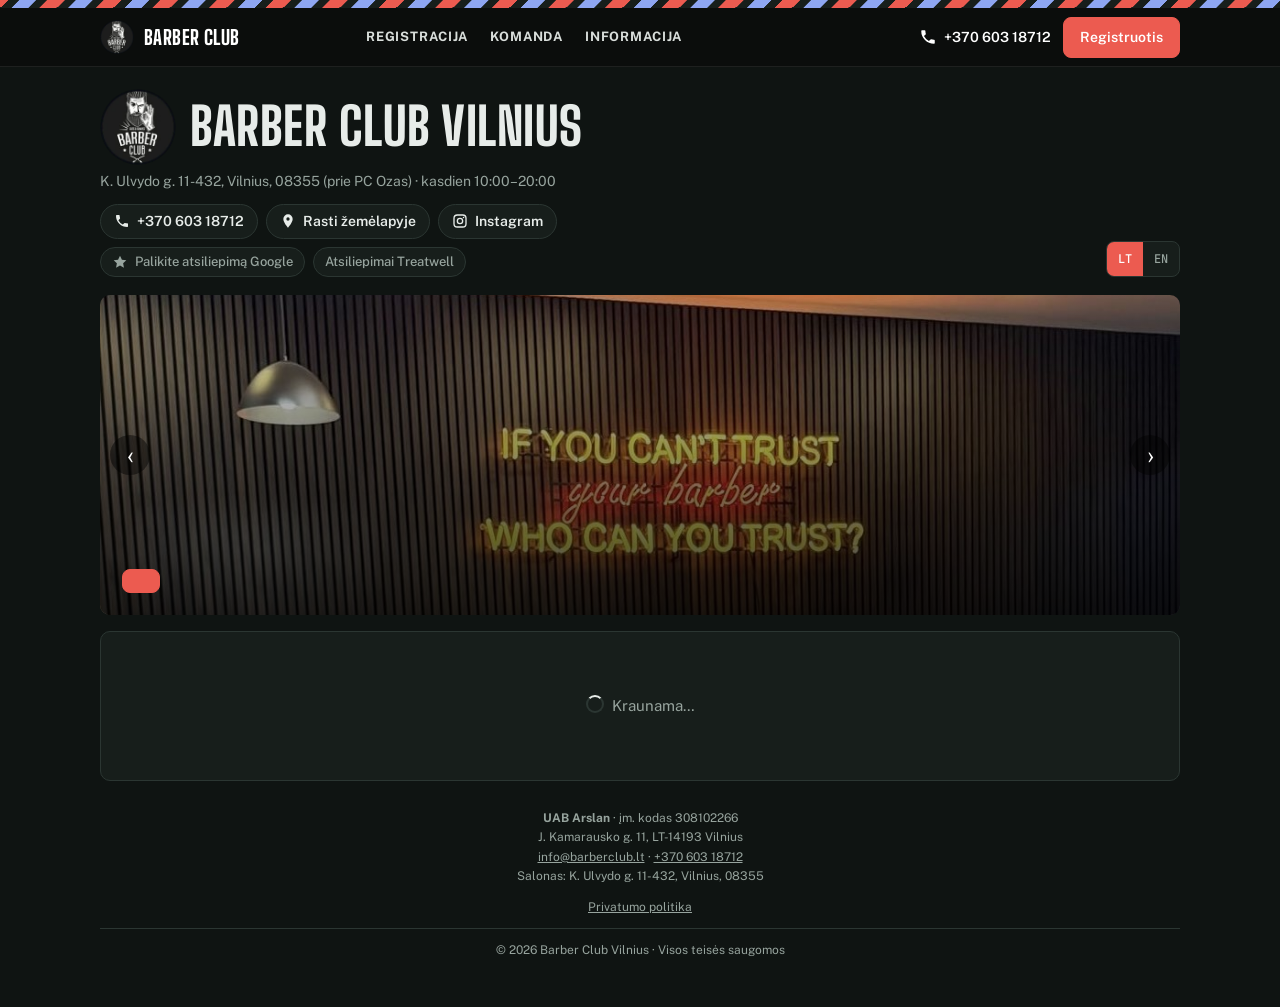
<file: index.html>
<!doctype html>
<html lang="lt">
<head>
<meta charset="utf-8">
<meta name="google-site-verification" content="7GmxSW2F7Zl14qDfKVCd9NOcRqY-XLNNPt_xfeoLTWo" />
<meta name="viewport" content="width=device-width,initial-scale=1">
<title>Barber Club Vilnius – vyrų kirpykla, kirpimai ir barzdos formavimas</title>
<link rel="icon" href="/favicon.ico" sizes="48x48">
<link rel="icon" type="image/png" href="/icon-192.png" sizes="192x192">
<link rel="apple-touch-icon" href="/live/apple-touch-icon.png">
<meta http-equiv="refresh" content="0; url=live/">
<link rel="canonical" href="live/">
<script>location.replace('live/'+location.hash)</script>
</head>
<body>
<p><a href="live/">Barber Club registracija →</a></p>
</body>
</html>
</file>
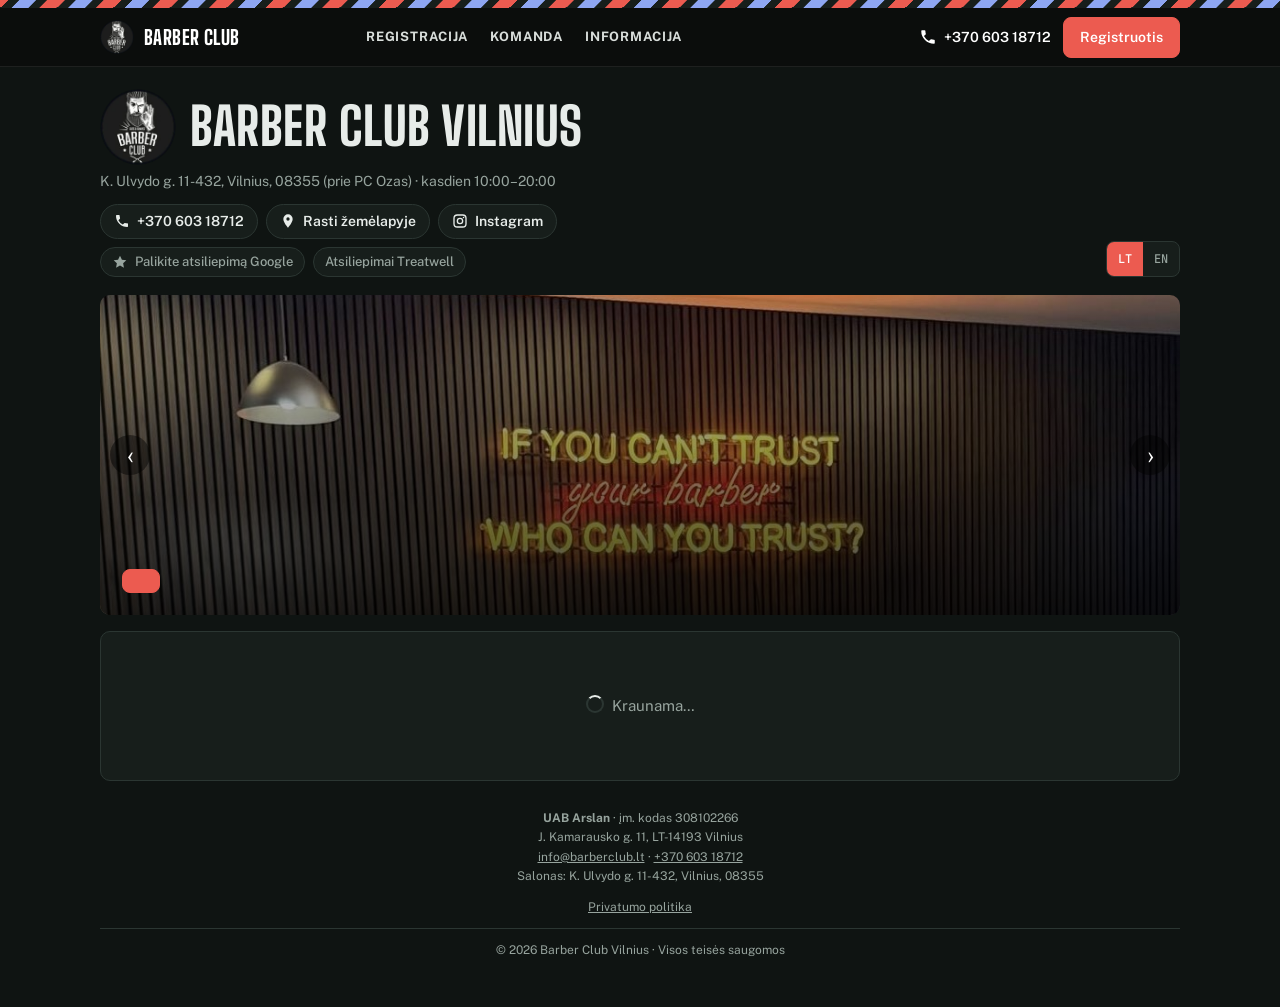
<file: live/index.html>
<!doctype html>
<html lang="lt" data-theme="dark">
<head>
<meta charset="utf-8">
<meta name="google-site-verification" content="7GmxSW2F7Zl14qDfKVCd9NOcRqY-XLNNPt_xfeoLTWo" />
<meta name="viewport" content="width=device-width,initial-scale=1,viewport-fit=cover">
<meta name="theme-color" content="#0f1412" media="(prefers-color-scheme: light)">
<meta name="theme-color" content="#0f1412" media="(prefers-color-scheme: dark)">
<meta name="description" content="Vyrų kirpykla Vilniuje šalia PC Ozas. Kirpimai, barzdos modeliavimas, skutimas. Registracija internetu 24/7, mokama salone.">
<title>Barber Club Vilnius – vyrų kirpykla, kirpimai ir barzdos formavimas</title>
<link rel="canonical" href="https://barberclub.lt/live/">
<meta property="og:type" content="website">
<meta property="og:title" content="Barber Club Vilnius – vyrų kirpykla, kirpimai ir barzdos formavimas">
<meta property="og:description" content="Vyrų kirpykla Vilniuje šalia PC Ozas. Kirpimai, barzdos modeliavimas, skutimas. Registracija internetu 24/7, mokama salone.">
<meta property="og:url" content="https://barberclub.lt/live/">
<meta property="og:image" content="https://uqondfqxmafhdbaaxngs.supabase.co/storage/v1/object/public/media/venue/v01.jpg">
<meta property="og:locale" content="lt_LT">
<script type="application/ld+json">{"@context": "https://schema.org", "@type": "BarberShop", "name": "Barber Club Vilnius", "url": "https://barberclub.lt/live/", "image": "https://uqondfqxmafhdbaaxngs.supabase.co/storage/v1/object/public/media/venue/v01.jpg", "telephone": "+37060318712", "email": "info@barberclub.lt", "address": {"@type": "PostalAddress", "streetAddress": "K. Ulvydo g. 11-432", "addressLocality": "Vilnius", "postalCode": "08355", "addressCountry": "LT"}, "openingHoursSpecification": [{"@type": "OpeningHoursSpecification", "dayOfWeek": ["Monday", "Tuesday", "Wednesday", "Thursday", "Friday", "Saturday", "Sunday"], "opens": "10:00", "closes": "20:00"}], "sameAs": ["https://www.instagram.com/barber_club_vilnius/"], "priceRange": "€€", "paymentAccepted": "Card"}</script>
<link rel="icon" href="/favicon.ico" sizes="48x48">
<link rel="icon" type="image/png" href="icon-192.png" sizes="192x192">
<link rel="icon" href="logo.webp" type="image/webp">
<link rel="apple-touch-icon" href="apple-touch-icon.png">
<link rel="manifest" href="manifest.webmanifest">
<meta name="apple-mobile-web-app-title" content="Barber Club">
<meta name="apple-mobile-web-app-capable" content="yes">
<link rel="stylesheet" href="fonts.css?v=48">
<link rel="stylesheet" href="style.css?v=52">
<script src="vendor/supabase-2.118.0.js"></script>
</head>
<body>
<a class="skip" id="skip" href="#client">Pereiti prie turinio</a>
<nav class="topbar" aria-label="Meniu"><div class="pole" aria-hidden="true"></div><div class="tb-in">
  <a class="tb-brand" href="#top"><img src="logo.webp" width="34" height="34" alt=""><span>Barber Club</span></a>
  <div class="tb-links"><a href="#book" data-nav="book" id="nav-book">Registracija</a><a href="#team" id="nav-team">Komanda</a><a href="#reviews" data-nav="rev" id="nav-rev" hidden>Atsiliepimai</a><a href="#info" id="nav-info">Informacija</a></div>
  <div class="tb-act"><a class="tb-tel" href="tel:+37060318712" aria-label="+370 603 18712"><svg viewBox="0 0 24 24" width="18" height="18" aria-hidden="true" focusable="false"><path d="M6.6 10.8a15 15 0 0 0 6.6 6.6l2.2-2.2a1 1 0 0 1 1-.25 11.4 11.4 0 0 0 3.6.57 1 1 0 0 1 1 1V20a1 1 0 0 1-1 1A17 17 0 0 1 3 4a1 1 0 0 1 1-1h3.5a1 1 0 0 1 1 1c0 1.25.2 2.45.57 3.57a1 1 0 0 1-.25 1z" fill="currentColor"/></svg><span>+370 603 18712</span></a><button type="button" class="btn red tb-book" id="tb-book">Registruotis</button></div>
</div></nav>
<div class="wrap" id="top">
  <header>
    <div class="brand">
      <div class="brand-row"><img class="logo" src="logo.webp" width="76" height="76" alt="Barber Club"><h1>Barber Club Vilnius</h1></div>
      <p class="addr"><span id="t-addr"></span></p>
      <p class="rating-line"><button type="button" class="rating-btn" id="rating-btn" hidden></button></p>
      <div class="chips">
        <a class="chip" href="tel:+37060318712"><svg class="chip-ico" viewBox="0 0 24 24" width="16" height="16" aria-hidden="true" focusable="false"><path d="M6.6 10.8a15 15 0 0 0 6.6 6.6l2.2-2.2a1 1 0 0 1 1-.25 11.4 11.4 0 0 0 3.6.57 1 1 0 0 1 1 1V20a1 1 0 0 1-1 1A17 17 0 0 1 3 4a1 1 0 0 1 1-1h3.5a1 1 0 0 1 1 1c0 1.25.2 2.45.57 3.57a1 1 0 0 1-.25 1z" fill="currentColor"/></svg><span>+370 603 18712</span></a>
        <a class="chip" href="https://www.google.com/maps/search/?api=1&amp;query=Barber+Club+Vilnius%2C+K.+Ulvydo+g.+11&amp;query_place_id=ChIJPR5CVL-R3UYRdWcgGH-9PzA" target="_blank" rel="noopener"><svg class="chip-ico" viewBox="0 0 24 24" width="16" height="16" aria-hidden="true" focusable="false"><path d="M12 2a7 7 0 0 0-7 7c0 5.25 7 13 7 13s7-7.75 7-13a7 7 0 0 0-7-7zm0 9.5a2.5 2.5 0 1 1 0-5 2.5 2.5 0 0 1 0 5z" fill="currentColor"/></svg><span id="map-l">Rasti žemėlapyje</span></a>
        <a class="chip" href="https://www.instagram.com/barber_club_vilnius/" target="_blank" rel="noopener"><svg class="chip-ico" viewBox="0 0 24 24" width="16" height="16" aria-hidden="true" focusable="false"><rect x="3" y="3" width="18" height="18" rx="5" fill="none" stroke="currentColor" stroke-width="2"/><circle cx="12" cy="12" r="4" fill="none" stroke="currentColor" stroke-width="2"/><circle cx="17.3" cy="6.7" r="1.2" fill="currentColor"/></svg><span>Instagram</span></a>
      </div>
      <div class="chips chips-rev">
        <a class="chip" href="https://search.google.com/local/writereview?placeid=ChIJPR5CVL-R3UYRdWcgGH-9PzA" target="_blank" rel="noopener"><svg class="chip-ico" viewBox="0 0 24 24" width="16" height="16" aria-hidden="true" focusable="false"><path d="M12 2.5l2.9 6 6.6.9-4.8 4.6 1.2 6.5L12 17.4l-5.9 3.1 1.2-6.5L2.5 9.4l6.6-.9z" fill="currentColor"/></svg><span id="g-rev">Palikite atsiliepimą Google</span></a>
        <a class="chip" id="tw-rev" href="https://www.treatwell.lt/en/place/barber-club-vilnius/reviews/" target="_blank" rel="noopener"><span id="tw-rev-t">Atsiliepimai Treatwell</span></a>
      </div>
    </div>
    <div class="controls">
      <div class="lang" role="group" aria-label="Kalba / Language">
        <button id="lang-lt" lang="lt" aria-pressed="true">LT</button>
        <button id="lang-en" lang="en" aria-pressed="false">EN</button>
        <button id="lang-tr" lang="tr" aria-pressed="false">TR</button>
      </div>
    </div>
  </header>

  <section class="hero" aria-labelledby="hero-t">
    <div class="hero-track" id="hero-track"><img src="https://uqondfqxmafhdbaaxngs.supabase.co/storage/v1/object/public/media/venue/v01.jpg" alt="" width="1280" height="800" fetchpriority="high" onerror="this.remove()"><img src="https://uqondfqxmafhdbaaxngs.supabase.co/storage/v1/object/public/media/venue/v02.jpg" alt="" width="1080" height="720" loading="lazy" onerror="this.remove()"><img src="https://uqondfqxmafhdbaaxngs.supabase.co/storage/v1/object/public/media/venue/v03.jpg" alt="" width="1080" height="720" loading="lazy" onerror="this.remove()"><img src="img/neon.jpg?v=1" alt="" width="1179" height="850" loading="lazy" style="object-position:50% 4%"><img src="https://uqondfqxmafhdbaaxngs.supabase.co/storage/v1/object/public/media/venue/v04.jpg" alt="" width="1080" height="720" loading="lazy" onerror="this.remove()"><img src="https://uqondfqxmafhdbaaxngs.supabase.co/storage/v1/object/public/media/venue/v05.jpg" alt="" width="1080" height="720" loading="lazy" onerror="this.remove()"><img src="https://uqondfqxmafhdbaaxngs.supabase.co/storage/v1/object/public/media/venue/v06.jpg" alt="" width="1080" height="720" loading="lazy" onerror="this.remove()"><img src="https://uqondfqxmafhdbaaxngs.supabase.co/storage/v1/object/public/media/venue/v07.jpg" alt="" width="1080" height="720" loading="lazy" onerror="this.remove()"><img src="https://uqondfqxmafhdbaaxngs.supabase.co/storage/v1/object/public/media/venue/v08.jpg" alt="" width="1080" height="720" loading="lazy" onerror="this.remove()"></div>
    <button type="button" class="hero-nav prev" id="hero-prev" aria-label="‹">‹</button><button type="button" class="hero-nav next" id="hero-next" aria-label="›">›</button>
    <div class="hero-dots" id="hero-dots" aria-hidden="true"></div>
    <div class="hero-txt"><h2 id="hero-t"></h2><p id="hero-s"></p><button type="button" class="btn red" id="hero-b"></button></div>
  </section>

  <main id="client" tabindex="-1"></main>
  <button type="button" class="fab" id="fab" hidden></button>

  <footer>
    <div class="foot-co">
      <b>UAB Arslan</b> · <span id="f-code"></span> 308102266<br>
      J. Kamarausko g. 11, LT-14193 Vilnius<br>
      <a href="mailto:info@barberclub.lt">info@barberclub.lt</a> · <a href="tel:+37060318712">+370 603 18712</a><br>
      <span id="f-shop"></span>
    </div>
    <div class="foot-row"><span id="t-foot"></span><a href="privacy.html" id="t-priv">Privatumo politika</a></div>
  </footer>
</div>
<div class="toast" id="toast" aria-hidden="true" hidden></div>
<div class="sr-only" id="live" role="status" aria-live="polite"></div>

<script src="shared.js?v=52"></script>
<script>
const I18N = {
  lt: {
    steps: ['Paslauga','Barberis','Laikas','Duomenys'],
    pickSvc: 'Pasirink paslaugą', pickBrb: 'Pasirink barberį', any: 'Bet kuris laisvas', anyS: 'Daugiausia laisvų laikų', pickTime: 'Pasirink laiką',
    noSlotsDay: ', laisvų laikų nėra', parts: ['Rytas','Diena','Vakaras'], noSlots: 'Šią dieną laisvų laikų nėra.',
    you: 'Tavo duomenys', name: 'Vardas', phone: 'Telefono numeris', phoneHint: 'Paskambinsime, jei reikės ką nors patikslinti.',
    email: 'El. paštas', emailHint: 'Naudosime tik su šiuo vizitu susijusiai informacijai.', note: 'Pastaba barberiui (nebūtina)',
    back: 'Atgal', next: 'Toliau', confirm: 'Patvirtinti rezervaciją', sending: 'Siunčiama…',
    visit: 'Tavo vizitas', service: 'Paslauga', duration: 'Trukmė', barberL: 'Barberis', time: 'Laikas', payIn: 'Mokėsi salone',
    infoS: 'Mokama salone po vizito. Jei negali atvykti, paskambink mums iš anksto.',
    errName: 'Įrašyk vardą.', errPhone: 'Įrašyk telefono numerį, pvz. +370 612 34567.', errEmail: 'Įrašyk teisingą el. pašto adresą, pvz. vardas@gmail.com.',
    errNote: 'Pastaba per ilga (iki 300 simbolių).',
    taken: 'Šis laikas ką tik užimtas. Pasirink kitą.', tooSoon: 'Šis laikas jau per arti. Pasirink vėlesnį.',
    tooMany: `Šiuo numeriu jau yra kelios būsimos rezervacijos. Dėl daugiau vizitų paskambink ${SHOP_PHONE}.`,
    failed: `Nepavyko užregistruoti. Bandyk dar kartą arba paskambink ${SHOP_PHONE}.`,
    confirmed: 'Patvirtinta', seeYou: n => `Iki pasimatymo, ${n}!`, with: 'pas', code: 'Rezervacijos kodas',
    keep: `Išsisaugok kodą. Jei negalėsi atvykti, paskambink <a class="tel" href="tel:${SHOP_TEL}">${SHOP_PHONE}</a>.`,
    again: 'Nauja rezervacija', foot: `© ${new Date().getFullYear()} Barber Club Vilnius · Visos teisės saugomos`, staff: 'Barberiams',
    revs: n => { const m = n % 10, h = n % 100; return `${n} atsiliepim${m === 1 && h !== 11 ? 'as' : m >= 2 && m <= 9 && !(h >= 12 && h <= 19) ? 'ai' : 'ų'}`; },
    revTitle: 'Klientų atsiliepimai', twRev: 'Atsiliepimai Treatwell', twUrl: 'https://www.treatwell.lt/salonas/barber-club-vilnius/', revNone: 'Naujų komentarų dar nėra.', revClose: 'Uždaryti', gRev: 'Palikite atsiliepimą Google', mapL: 'Rasti žemėlapyje', priv: 'Privatumo politika', privNote: 'Duomenis naudosime tik šiam vizitui. Daugiau – <a href="privacy.html" target="_blank" rel="noopener">privatumo politikoje</a>.', infoT: 'Naudinga žinoti', infoPlace: 'Vieta', infoPlaceD: 'K. Ulvydo g. 11-432, Vilnius, 08355, šalia PC Ozas.', infoHours: 'Darbo laikas', infoHoursD: 'Kasdien 10:00–20:00. Laisvi laikai rodomi registracijoje.', infoCancel: 'Atšaukimas ir vėlavimas', infoCancelD: `${EMAILS_ON ? 'Vizitą galite atšaukti patvirtinimo laiške esančia nuoroda iki 2 val. prieš vizitą. Vėliau arba jei vėluojate – paskambinkite' : 'Negalite atvykti ar vėluojate? Paskambinkite kuo anksčiau'}, kad laiką galėtume pasiūlyti kitam klientui.<br><a class="tel" href="tel:${SHOP_TEL}"><svg viewBox="0 0 24 24" width="16" height="16" aria-hidden="true" focusable="false"><path d="M6.6 10.8a15 15 0 0 0 6.6 6.6l2.2-2.2a1 1 0 0 1 1-.25 11.4 11.4 0 0 0 3.6.57 1 1 0 0 1 1 1V20a1 1 0 0 1-1 1A17 17 0 0 1 3 4a1 1 0 0 1 1-1h3.5a1 1 0 0 1 1 1c0 1.25.2 2.45.57 3.57a1 1 0 0 1-.25 1z" fill="currentColor"/></svg>${SHOP_PHONE}</a>`, infoPay: 'Mokėjimas', infoPayD: 'Mokama salone po vizito. Galima mokėti kortele.', revBy: 'Paslaugą atliko', revVer: 'Patvirtintas vizitas', revFBrb: 'Barberis', revAll: 'Visi barberiai', revFSvc: 'Paslauga', revAllS: 'Visos paslaugos', revFStar: 'Įvertinimas', revClear: 'Išvalyti filtrus', revNoMatch: 'Pagal pasirinktus filtrus atsiliepimų nėra.', revNote: 'Įvertinimus palieka tik klientai, kurie užsiregistravo per šią svetainę ir apsilankė.', team: 'Susipažink su komanda', about: 'Apie', gallery: 'Darbų galerija', bookWith: n => `Registruotis pas ${n}`, heroT: 'Kirpimas ir barzda be skubėjimo', navBook: 'Registracija', navTeam: 'Komanda', navRev: 'Atsiliepimai', navInfo: 'Informacija', heroS: 'Vyrų kirpykla Vilniuje, šalia PC Ozas. Laisvą laiką pasirink per minutę.', book: 'Registruotis', workOf: n => `${n} darbas`
  },
  en: {
    steps: ['Service','Barber','Time','Details'],
    pickSvc: 'Choose a service', pickBrb: 'Choose a barber', any: 'Any available', anyS: 'Most open times', pickTime: 'Choose a time',
    noSlotsDay: ', fully booked', parts: ['Morning','Afternoon','Evening'], noSlots: 'No open times on this day.',
    you: 'Your details', name: 'First name', phone: 'Phone number', phoneHint: 'We’ll call if we need to confirm anything.',
    email: 'Email', emailHint: 'Used only for information about this visit.', note: 'Note for your barber (optional)',
    back: 'Back', next: 'Continue', confirm: 'Confirm booking', sending: 'Sending…',
    visit: 'Your visit', service: 'Service', duration: 'Duration', barberL: 'Barber', time: 'Time', payIn: 'Pay at the shop',
    infoS: 'You pay at the shop after your visit. If you can’t make it, please call us in advance.',
    errName: 'Enter your name.', errPhone: 'Enter a phone number, e.g. +370 612 34567.', errEmail: 'Enter a valid email, e.g. name@gmail.com.',
    errNote: 'The note is too long (300 characters max).',
    taken: 'That time was just taken. Please pick another.', tooSoon: 'That time is too close now. Please pick a later one.',
    tooMany: `This phone number already has several upcoming bookings. For more, call ${SHOP_PHONE}.`,
    failed: `Booking failed. Please try again or call ${SHOP_PHONE}.`,
    confirmed: 'Confirmed', seeYou: n => `See you soon, ${n}!`, with: 'with', code: 'Booking code',
    keep: `Save this code. If you can’t make it, call <a class="tel" href="tel:${SHOP_TEL}">${SHOP_PHONE}</a>.`,
    again: 'New booking', foot: `© ${new Date().getFullYear()} Barber Club Vilnius · All rights reserved`, staff: 'For barbers',
    revs: n => `${n} review${n === 1 ? '' : 's'}`, revTitle: 'Client reviews', twRev: 'Reviews on Treatwell', twUrl: 'https://www.treatwell.lt/en/place/barber-club-vilnius/', revNone: 'No new comments yet.', revClose: 'Close', gRev: 'Leave a review on Google', mapL: 'Find on map', priv: 'Privacy policy', privNote: 'We use your details only for this visit. More in our <a href="privacy.html" target="_blank" rel="noopener">privacy policy</a>.', infoT: 'Good to know', infoPlace: 'Location', infoPlaceD: 'K. Ulvydo g. 11-432, Vilnius, 08355, next to Ozas mall.', infoHours: 'Opening hours', infoHoursD: 'Daily 10:00–20:00. Free times are shown when you book.', infoCancel: 'Cancelling or running late', infoCancelD: `${EMAILS_ON ? 'You can cancel with the link in your confirmation email up to 2 hours before the visit. After that, or if you are running late, please call' : 'Can’t make it or running late? Please call as early as possible'} so we can offer the time to another client.<br><a class="tel" href="tel:${SHOP_TEL}"><svg viewBox="0 0 24 24" width="16" height="16" aria-hidden="true" focusable="false"><path d="M6.6 10.8a15 15 0 0 0 6.6 6.6l2.2-2.2a1 1 0 0 1 1-.25 11.4 11.4 0 0 0 3.6.57 1 1 0 0 1 1 1V20a1 1 0 0 1-1 1A17 17 0 0 1 3 4a1 1 0 0 1 1-1h3.5a1 1 0 0 1 1 1c0 1.25.2 2.45.57 3.57a1 1 0 0 1-.25 1z" fill="currentColor"/></svg>${SHOP_PHONE}</a>`, infoPay: 'Payment', infoPayD: 'You pay at the shop after your visit. Card payments are accepted.', revBy: 'Done by', revVer: 'Verified visit', revFBrb: 'Barber', revAll: 'All barbers', revFSvc: 'Service', revAllS: 'All services', revFStar: 'Rating', revClear: 'Clear filters', revNoMatch: 'No reviews match these filters.', revNote: 'Only clients who booked on this website and visited can leave a rating.', team: 'Meet the team', about: 'About', gallery: 'Work gallery', bookWith: n => `Book with ${n}`, heroT: 'Haircut and beard, unhurried', navBook: 'Booking', navTeam: 'Team', navRev: 'Reviews', navInfo: 'Info', heroS: 'Barbershop in Vilnius, next to Ozas mall. Pick a free time in a minute.', book: 'Book now', workOf: n => `Work by ${n}`
  },
  tr: {
    steps: ['Hizmet','Berber','Saat','Bilgiler'],
    pickSvc: 'Hizmet seçin', pickBrb: 'Berber seçin', any: 'Fark etmez', anyS: 'En çok boş saat', pickTime: 'Saat seçin',
    noSlotsDay: ', boş saat yok', parts: ['Sabah','Öğle','Akşam'], noSlots: 'Bu gün boş saat yok.',
    you: 'Bilgileriniz', name: 'Adınız', phone: 'Telefon numarası', phoneHint: 'Gerekirse sizi arayacağız.',
    email: 'E-posta', emailHint: 'Yalnızca bu randevuyla ilgili bilgi için kullanılır.', note: 'Berbere not (isteğe bağlı)',
    back: 'Geri', next: 'Devam', confirm: 'Randevuyu onayla', sending: 'Gönderiliyor…',
    visit: 'Randevunuz', service: 'Hizmet', duration: 'Süre', barberL: 'Berber', time: 'Saat', payIn: 'Ödeme salonda',
    infoS: 'Ödeme randevudan sonra salonda yapılır. Gelemeyecekseniz lütfen önceden arayın.',
    errName: 'Adınızı yazın.', errPhone: 'Telefon numaranızı yazın, örn. +370 612 34567.', errEmail: 'Geçerli bir e-posta yazın, örn. ad@gmail.com.',
    errNote: 'Not çok uzun (en fazla 300 karakter).',
    taken: 'Bu saat az önce alındı. Lütfen başka bir saat seçin.', tooSoon: 'Bu saat artık çok yakın. Lütfen daha geç bir saat seçin.',
    tooMany: `Bu numarayla zaten birkaç randevu var. Daha fazlası için ${SHOP_PHONE} numarasını arayın.`,
    failed: `Randevu alınamadı. Tekrar deneyin veya ${SHOP_PHONE} numarasını arayın.`,
    confirmed: 'Onaylandı', seeYou: n => `Görüşmek üzere, ${n}!`, with: '·', code: 'Randevu kodu',
    keep: `Bu kodu saklayın. Gelemeyecekseniz <a class="tel" href="tel:${SHOP_TEL}">${SHOP_PHONE}</a> numarasını arayın.`,
    again: 'Yeni randevu', foot: `© ${new Date().getFullYear()} Barber Club Vilnius · Tüm hakları saklıdır`, staff: 'Berberler için',
    revs: n => `${n} değerlendirme`, revTitle: 'Müşteri yorumları', twRev: 'Treatwell’deki yorumlar', twUrl: 'https://www.treatwell.lt/en/place/barber-club-vilnius/', revNone: 'Henüz yeni yorum yok.', revClose: 'Kapat', gRev: 'Google’da yorum bırakın', mapL: 'Haritada bul', priv: 'Gizlilik politikası', privNote: 'Bilgilerinizi yalnızca bu ziyaret için kullanırız. Ayrıntılar <a href="privacy.html" target="_blank" rel="noopener">gizlilik politikasında</a>.', infoT: 'Bilmeniz gerekenler', infoPlace: 'Konum', infoPlaceD: 'K. Ulvydo g. 11-432, Vilnius, 08355, Ozas AVM’nin yanında.', infoHours: 'Çalışma saatleri', infoHoursD: 'Her gün 10:00–20:00. Boş saatler randevu sırasında gösterilir.', infoCancel: 'İptal ve gecikme', infoCancelD: `Gelemiyor veya gecikiyor musunuz? Saati başka bir müşteriye verebilmemiz için lütfen en kısa sürede arayın.<br><a class="tel" href="tel:${SHOP_TEL}"><svg viewBox="0 0 24 24" width="16" height="16" aria-hidden="true" focusable="false"><path d="M6.6 10.8a15 15 0 0 0 6.6 6.6l2.2-2.2a1 1 0 0 1 1-.25 11.4 11.4 0 0 0 3.6.57 1 1 0 0 1 1 1V20a1 1 0 0 1-1 1A17 17 0 0 1 3 4a1 1 0 0 1 1-1h3.5a1 1 0 0 1 1 1c0 1.25.2 2.45.57 3.57a1 1 0 0 1-.25 1z" fill="currentColor"/></svg>${SHOP_PHONE}</a>`, infoPay: 'Ödeme', infoPayD: 'Ödeme randevudan sonra salonda yapılır. Kartla ödeme kabul edilir.', revBy: 'Hizmeti veren', revVer: 'Doğrulanmış ziyaret', revFBrb: 'Berber', revAll: 'Tüm berberler', revFSvc: 'Hizmet', revAllS: 'Tüm hizmetler', revFStar: 'Puan', revClear: 'Filtreleri temizle', revNoMatch: 'Bu filtrelere uyan yorum yok.', revNote: 'Yalnızca bu siteden randevu alıp gelen müşteriler puan verebilir.', team: 'Ekibimiz', about: 'Hakkında', gallery: 'Çalışmalar', bookWith: n => `${n} ile randevu al`, heroT: 'Acelesiz saç ve sakal', navBook: 'Randevu', navTeam: 'Ekip', navRev: 'Yorumlar', navInfo: 'Bilgi', heroS: 'Vilnius’ta berber, Ozas AVM’nin yanında. Boş saati bir dakikada seç.', book: 'Randevu al', workOf: n => `${n} çalışması`
  }
};
const T = () => ({ ...COMMON[LANG], ...I18N[LANG] });

let SERVICES = [], BARBERS = [], SET = null, BUSY = [], DAYS = [], HOURS = [];
let loadState = 'loading', PR = null, revOpen = false;
const st = { step: 0, service: null, barber: null, date: null, time: null, name: '', phone: '', email: '', note: '', errors: {}, done: null, sending: false };
const client = document.getElementById('client');

const svc = id => SERVICES.find(s => s.id === id);
const sName = s => svcName(s);
const brb = id => BARBERS.find(b => b.id === id);

async function loadBusy() {
  const { data, error } = await sb.rpc('busy_slots', { p_from: DAYS[0], p_to: DAYS[DAYS.length - 1] });
  if (error) throw error;
  BUSY = data || [];
}
async function loadAll() {
  loadState = 'loading'; render();
  try {
    const [s, b, c, h] = await Promise.all([
      sb.from('services').select('*').eq('active', true).order('sort'),
      sb.from('barbers').select('id,name,role,sort,about,photo,gallery').order('sort'),
      sb.from('settings').select('*').limit(1),
      sb.from('barber_hours').select('*')
    ]);
    for (const r of [s, b, c, h]) if (r.error) throw r.error;
    SERVICES = s.data; BARBERS = b.data; SET = c.data[0]; HOURS = h.data || [];
    const today = shopNow().date, n = Math.min(29, SET.days_ahead + 1);
    DAYS = Array.from({ length: n }, (_, i) => addDays(today, i));
    await loadBusy();
    sb.rpc('public_ratings').then(({ data }) => { if (data) { PR = data; render(); } });
    if (BARBERS.length === 1) st.barber = BARBERS[0].id;
    loadState = 'ok';
  } catch (e) { console.error(e); loadState = 'error'; }
  render();
}

function busy(barber, date, start, len) {
  return BUSY.some(b => b.barber_id === barber && b.day === date && start < b.end_min && b.start_min < start + len);
}
function works(barber, date, start, len) {
  const dow = parseYmd(date).getDay();
  return HOURS.some(h => h.barber_id === barber && h.dow === dow && start >= h.start_min && start + len <= h.end_min);
}
function freeBarbers(date, start, len, which) {
  return (which === 'any' ? BARBERS.map(b => b.id) : [which]).filter(id => works(id, date, start, len) && !busy(id, date, start, len));
}
function slotsFor(date, len, which) {
  const now = shopNow(), out = [];
  for (let t = 0; t + len <= 1440; t += SET.step_min) {
    if (date === now.date && t < now.min + SET.lead_min) continue;
    if (freeBarbers(date, t, len, which).length) out.push(t);
  }
  return out;
}
const firstDayWithSlots = () => DAYS.find(d => slotsFor(d, svc(st.service).minutes, st.barber).length) || DAYS[0];
const nf = (x, d = 1) => x.toLocaleString(LANG === 'tr' ? 'tr-TR' : LANG === 'en' ? 'en-GB' : 'lt-LT', { minimumFractionDigits: d, maximumFractionDigits: d });
function overall() {
  const n = PR ? PR.n : 0; return n ? { avg: PR.sum / n, n } : null;
}
const media = p => p ? `${SUPABASE_URL}/storage/v1/object/public/media/${p.split('/').map(encodeURIComponent).join('/')}` : '';
const brbRating = id => { const r = PR && PR.barbers.find(x => x.id === id); return r && r.n ? { n: r.n, avg: Number(r.avg) } : null; };
const avatar = (b, cls = '') => b.photo ? `<img class="avatar ${cls}" src="${esc(media(b.photo))}" alt="" width="42" height="42" loading="lazy">` : `<div class="avatar ${cls}" aria-hidden="true">${esc(b.name[0])}</div>`;
let teamSel = null;
const gl = b => Array.isArray(b && b.gallery) ? b.gallery : [];
function teamHtml() {
  if (!BARBERS.length) return '';
  const t = T(); if (!teamSel || !brb(teamSel)) teamSel = BARBERS[0].id;
  const b = brb(teamSel);
  const list = BARBERS.map(x => { const r = brbRating(x.id); return `<div class="team-card"><button type="button" class="team-item" data-team="${esc(x.id)}" aria-pressed="${x.id === teamSel}">
      ${avatar(x, 'lg')}<span class="team-name"><b>${esc(x.name)}</b><small>${t.role[x.role] || ''}</small></span>
      ${r ? `<span class="team-rate" title="${esc(t.revs(r.n))}"><span class="stars-s" aria-hidden="true">★</span><b>${nf(r.avg)}</b><small>(${r.n})</small></span>` : ''}</button>
      <button type="button" class="btn red team-quick" data-book="${esc(x.id)}" aria-label="${esc(t.bookWith(x.name))}">${t.book}</button></div>`; }).join('');
  const gal = gl(b).map((g, i) => `<button type="button" class="gal-img" data-gal="${i}"><img src="${esc(media(g))}" alt="${esc(t.workOf(b.name))} ${i + 1}" loading="lazy" width="200" height="266"></button>`).join('');
  return `<section class="panel team" id="team"><h2>${t.team}</h2><div class="team-grid"><div class="team-list">${list}</div>
    <div class="team-detail">${b.about ? `<h3>${t.about}</h3><p>${esc(b.about)}</p>` : ''}
      <button type="button" class="btn red" id="team-book">${t.bookWith(b.name)}</button>
      ${gal ? `<h3>${t.gallery}</h3><div class="gal">${gal}</div>` : ''}</div></div></section>`;
}
function infoHtml() {
  const t = T();
  return `<section class="panel info-p" id="info"><h2>${t.infoT}</h2><div class="info-grid">
    <div><h3>${t.infoPlace}</h3><p>${t.infoPlaceD}<br><a href="https://www.google.com/maps/search/?api=1&amp;query=Barber+Club+Vilnius%2C+K.+Ulvydo+g.+11&amp;query_place_id=ChIJPR5CVL-R3UYRdWcgGH-9PzA" target="_blank" rel="noopener">${t.mapL} ↗</a></p></div>
    <div><h3>${t.infoHours}</h3><p>${t.infoHoursD}</p></div>
    <div><h3>${t.infoCancel}</h3><p>${t.infoCancelD}</p></div>
    <div><h3>${t.infoPay}</h3><p>${t.infoPayD}</p></div></div></section>`;
}
function openPhoto(i) {
  const b = brb(teamSel), g = gl(b); if (!g.length) return;
  let d = document.getElementById('lb'); if (!d) { d = document.createElement('dialog'); d.id = 'lb'; d.className = 'lb'; document.body.appendChild(d); }
  const show = k => { i = (k + g.length) % g.length; d.innerHTML = `<img src="${esc(media(g[i]))}" alt=""><button class="lb-x" aria-label="×">×</button>${g.length > 1 ? '<button class="lb-p" aria-label="‹">‹</button><button class="lb-n" aria-label="›">›</button>' : ''}`;
    d.querySelector('.lb-x').onclick = () => d.close(); const pv = d.querySelector('.lb-p'), nx = d.querySelector('.lb-n');
    if (pv) { pv.onclick = e => { e.stopPropagation(); show(i - 1); }; nx.onclick = e => { e.stopPropagation(); show(i + 1); }; } };
  d.onclick = e => { if (e.target === d) d.close(); };
  d.onkeydown = e => { if (e.key === 'ArrowLeft') show(i - 1); if (e.key === 'ArrowRight') show(i + 1); };
  show(i); d.showModal();
}
const starsFrac = v => `<span class="stars-f" style="--p:${Math.max(0, Math.min(100, v / 5 * 100)).toFixed(1)}%" aria-label="${nf(v)}/5">★★★★★</span>`;
const starsHtml = n => `<span class="stars-s" aria-label="${n}/5">${'★'.repeat(n)}<span class="star-off">${'★'.repeat(5 - n)}</span></span>`;
function paintRating() {
  const t = T(), b = document.getElementById('rating-btn'), o = overall();
  if (!o) { b.hidden = true; return; }
  b.hidden = false; b.setAttribute('aria-expanded', String(revOpen));
  b.innerHTML = `<span class="stars-s">★</span> <b>${nf(o.avg)}</b> · ${t.revs(o.n)}`;
  b.onclick = () => { revOpen = !revOpen; render(); if (revOpen) document.getElementById('reviews')?.scrollIntoView({ behavior: 'smooth', block: 'start' }); };
}
const revF = { brb: '', svc: '', stars: [] };
function reviewsHtml() {
  if (!revOpen || !overall()) return '';
  const t = T(), o = overall(), rec = PR ? PR.recent : [];
  const own = PR && PR.dist ? PR.dist : [0, 0, 0, 0, 0];
  const dist = [0, 1, 2, 3, 4].map(i => own[i] || 0), dmax = Math.max(1, ...dist);
  const list = rec.filter(r => (!revF.brb || r.barber_id === revF.brb) && (!revF.svc || r.service_id === revF.svc) && (!revF.stars.length || revF.stars.includes(r.stars)));
  const brbOpts = BARBERS.map(b => { const r = brbRating(b.id); return `<option value="${esc(b.id)}" ${revF.brb === b.id ? 'selected' : ''}>${esc(b.name)}${r ? ` · ★ ${nf(r.avg)}` : ''}</option>`; }).join('');
  const svcIds = [...new Set(rec.map(r => r.service_id))];
  const svcOpts = SERVICES.filter(x => svcIds.includes(x.id)).map(x => `<option value="${esc(x.id)}" ${revF.svc === x.id ? 'selected' : ''}>${esc(sName(x))}</option>`).join('');
  const starRows = [5, 4, 3, 2, 1].map((n, i) => `<label class="rf-star"><input type="checkbox" data-rstar="${n}" ${revF.stars.includes(n) ? 'checked' : ''}>${starsHtml(n)}<span class="rf-bar"><span style="width:${(dist[i] / dmax * 100).toFixed(1)}%"></span></span><span class="rf-n">${dist[i]}</span></label>`).join('');
  const items = list.slice(0, 60).map(r => { const sv = svc(r.service_id);
    return `<div class="rev">${starsHtml(r.stars)}<p>${esc(r.comment)}</p><div class="rev-meta">${t.revBy} ${esc((brb(r.barber_id) || {}).name || '')}${sv ? ` <span class="rev-tag">${esc(sName(sv))}</span>` : ''}</div><div class="rev-who"><b>${esc(r.name || '')}</b> · ${shortDate(r.day)}<span class="rev-ok">✓ ${t.revVer}</span></div></div>`; }).join('');
  const any = revF.brb || revF.svc || revF.stars.length;
  return `<section class="panel reviews" id="reviews"><div class="rev-head"><h2>${t.revTitle}</h2><button type="button" class="btn ghost" id="rev-close">${t.revClose}</button></div>
    <div class="rev-big"><b>${nf(o.avg)}</b><div>${starsFrac(o.avg)}<div class="rev-sub">${t.revs(o.n)}</div></div></div>
    <div class="rev-grid"><aside class="rev-filters">
      <label class="rf-l" for="rf-b">${t.revFBrb}</label><select id="rf-b"><option value="">${t.revAll}</option>${brbOpts}</select>
      ${svcOpts ? `<label class="rf-l" for="rf-s">${t.revFSvc}</label><select id="rf-s"><option value="">${t.revAllS}</option>${svcOpts}</select>` : ''}
      <div class="rf-l">${t.revFStar}</div>${starRows}
      ${any ? `<button type="button" class="btn ghost" id="rf-clear" style="margin-top:10px;width:100%">${t.revClear}</button>` : ''}
      <p class="rev-sub" style="margin-top:12px">${t.revNote}</p></aside>
    <div class="rev-list">${items || `<p class="info">${rec.length ? t.revNoMatch : t.revNone}</p>`}</div></div></section>`;
}
function bindReviews() {
  const b = document.getElementById('rf-b'); if (!b) return;
  b.onchange = () => { revF.brb = b.value; render(); };
  const sv = document.getElementById('rf-s'); if (sv) sv.onchange = () => { revF.svc = sv.value; render(); };
  document.querySelectorAll('[data-rstar]').forEach(c => c.onchange = () => { const n = +c.dataset.rstar; revF.stars = c.checked ? [...revF.stars, n] : revF.stars.filter(x => x !== n); render(); });
  const cl = document.getElementById('rf-clear'); if (cl) cl.onclick = () => { revF.brb = ''; revF.svc = ''; revF.stars = []; render(); };
}
const firstStep = () => BARBERS.length === 1 ? [0, 2, 3] : [0, 1, 2, 3];

function demoUi() {
  const t = T(), toBook = () => document.querySelector('.grid .panel')?.scrollIntoView({ behavior: 'smooth', block: 'start' });
  document.getElementById('hero-t').textContent = t.heroT; document.getElementById('hero-s').textContent = t.heroS;
  const hb = document.getElementById('hero-b'); hb.textContent = t.book; hb.onclick = toBook;
  const ht = document.getElementById('hero-track');
  if (ht && !ht._init) { ht._init = 1;
    const dots = document.getElementById('hero-dots'), n = () => ht.querySelectorAll('img').length, cur = () => Math.round(ht.scrollLeft / ht.clientWidth);
    const paint = () => { dots.innerHTML = Array.from({ length: n() }, (_, i) => `<i${i === cur() ? ' class="on"' : ''}></i>`).join(''); };
    const go = d => { const i = (cur() + d + n()) % n(); ht.scrollTo({ left: i * ht.clientWidth, behavior: 'smooth' }); };
    document.getElementById('hero-prev').onclick = () => go(-1); document.getElementById('hero-next').onclick = () => go(1);
    let tm; ht.addEventListener('scroll', () => { clearTimeout(tm); tm = setTimeout(paint, 80); }, { passive: true }); paint();
  }
  const fab = document.getElementById('fab'); fab.textContent = t.book; fab.onclick = toBook;
  const tbb = document.getElementById('tb-book'); tbb.textContent = t.book; tbb.onclick = toBook;
  const nb = document.getElementById('nav-book'); nb.textContent = t.navBook; nb.onclick = e => { e.preventDefault(); toBook(); };
  document.getElementById('nav-team').textContent = t.navTeam; document.getElementById('nav-info').textContent = t.navInfo;
  const nr = document.getElementById('nav-rev'); nr.textContent = t.navRev; nr.hidden = !overall();
  nr.onclick = e => { e.preventDefault(); if (!revOpen) { revOpen = true; render(); } document.getElementById('reviews')?.scrollIntoView({ behavior: 'smooth', block: 'start' }); };
  if (!window._fabObs && 'IntersectionObserver' in window) {
    const seen = new Set();
    window._fabObs = new IntersectionObserver(es => { es.forEach(e => e.isIntersecting ? seen.add(e.target.id || e.target.className) : seen.delete(e.target.id || e.target.className)); fab.hidden = seen.size > 0; });
    window._fabObs.observe(document.querySelector('.hero')); const ft = document.querySelector('footer'); if (ft) window._fabObs.observe(ft);
  }
  const panel = document.querySelector('.grid .panel');
  if (panel && window._fabObs && window._fabPanel !== panel) { if (window._fabPanel) window._fabObs.unobserve(window._fabPanel); panel.id = 'book-panel'; window._fabObs.observe(panel); window._fabPanel = panel; }
}
function render() {
  const t = T();
  paintCommon();
  document.title = { lt: 'Barber Club Vilnius – vyrų kirpykla, kirpimai ir barzdos formavimas', en: 'Barber Club Vilnius – men’s barbershop, haircuts and beard trims', tr: 'Barber Club Vilnius – erkek berberi, saç kesimi ve sakal' }[LANG];
  document.getElementById('t-foot').textContent = t.foot;
  document.getElementById('f-code').textContent = { lt: 'įm. kodas', en: 'company code', tr: 'şirket kodu' }[LANG];
  document.getElementById('f-shop').textContent = { lt: 'Salonas: K. Ulvydo g. 11-432, Vilnius, 08355', en: 'Salon: K. Ulvydo g. 11-432, Vilnius, 08355', tr: 'Salon: K. Ulvydo g. 11-432, Vilnius, 08355' }[LANG];
  document.getElementById('t-priv').textContent = t.priv;
  paintRating();
  document.getElementById('g-rev').textContent = t.gRev;
  document.getElementById('map-l').textContent = t.mapL;
  const tr = document.getElementById('tw-rev'); document.getElementById('tw-rev-t').textContent = t.twRev; tr.href = t.twUrl;
  if (loadState === 'loading') { client.innerHTML = `<section class="panel"><p class="loading">${t.loading}</p></section>`; return; }
  if (loadState === 'error') { client.innerHTML = `<section class="panel"><p class="alert bad">${esc(t.loadErr)}</p><button class="btn" id="retry">${t.retry}</button></section>`; client.querySelector('#retry').onclick = loadAll; return; }
  if (st.done) { client.innerHTML = doneView(); bindDone(); return; }

  const visible = firstStep();
  const steps = visible.map((s, i) => s < st.step
    ? `<button type="button" class="done" data-go="${s}">${i + 1}. ${t.steps[s]}</button>`
    : `<span class="${s === st.step ? 'on' : ''}" ${s === st.step ? 'aria-current="step"' : ''}>${i + 1}. ${t.steps[s]}</span>`).join('');
  let body = '';
  if (st.step === 0) {
    body = `<h2>${t.pickSvc}</h2><div class="list">${SERVICES.map(s => `
      <button class="opt" data-svc="${esc(s.id)}" aria-pressed="${st.service === s.id}">
        <div class="main"><div class="t">${esc(sName(s))}</div><div class="s">${t.dur(s.minutes)}</div></div>
        <div class="p">${eur(s.price)}</div></button>`).join('')}</div>`;
  } else if (st.step === 1) {
    body = `<h2>${t.pickBrb}</h2><div class="list">
      <button class="opt" data-brb="any" aria-pressed="${st.barber === 'any'}"><div class="avatar any" aria-hidden="true">✂</div><div class="main"><div class="t">${t.any}</div><div class="s">${t.anyS}</div></div></button>
      ${BARBERS.map(b => `<button class="opt" data-brb="${esc(b.id)}" aria-pressed="${st.barber === b.id}">${avatar(b)}<div class="main"><div class="t">${esc(b.name)}</div><div class="s">${t.role[b.role] || ''}${brbRating(b.id) ? ` · <span class="stars-s">★</span> ${nf(brbRating(b.id).avg)} (${brbRating(b.id).n})` : ''}</div></div></button>`).join('')}</div>`;
  } else if (st.step === 2) {
    const len = svc(st.service).minutes;
    if (!st.date) st.date = firstDayWithSlots();
    const days = DAYS.map(d => { const n = slotsFor(d, len, st.barber).length; return dayBtn(d, 'data-day', st.date === d, !n, niceDate(d) + (n ? '' : t.noSlotsDay)); }).join('');
    const sl = slotsFor(st.date, len, st.barber);
    const groups = [[0, 0, 720], [1, 720, 1020], [2, 1020, 1440]].map(([n, a, b]) => {
      const g = sl.filter(x => x >= a && x < b); if (!g.length) return '';
      return `<div class="part">${t.parts[n]}</div><div class="slots">${g.map(x => `<button class="slot" data-t="${x}" aria-pressed="${st.time === x}">${hm(x)}</button>`).join('')}</div>`;
    }).join('');
    body = `<h2>${t.pickTime}</h2><div class="days">${days}</div><h3>${niceDate(st.date)}</h3>${groups || `<div class="empty">${t.noSlots}</div>`}`;
  } else {
    const e = st.errors;
    const fld = (k, label, attrs, hint) => `<div class="field"><label for="f-${k}">${label}</label><input id="f-${k}" name="${k}" ${attrs} ${e[k] ? `aria-invalid="true" aria-describedby="e-${k}"` : ''} value="${esc(st[k])}">${e[k] ? `<span class="err" id="e-${k}">${t[e[k]]}</span>` : hint ? `<span style="font-size:12px;color:var(--muted)">${hint}</span>` : ''}</div>`;
    body = `<h2>${t.you}</h2>
      ${fld('name', t.name, 'autocomplete="given-name" maxlength="60"', '')}
      ${fld('phone', t.phone, 'type="tel" autocomplete="tel" inputmode="tel" spellcheck="false" maxlength="20" placeholder="+370 612 34567"', t.phoneHint)}
      ${fld('email', t.email, 'type="email" autocomplete="email" inputmode="email" spellcheck="false" maxlength="120" placeholder="vardas@gmail.com"', t.emailHint)}
      <p class="priv-note">${t.privNote}</p><div class="field"><label for="f-note">${t.note}</label><textarea id="f-note" name="note" autocomplete="off" rows="2" maxlength="300" ${e.note ? 'aria-invalid="true" aria-describedby="e-note"' : ''}>${esc(st.note)}</textarea>${e.note ? `<span class="err" id="e-note">${t[e.note]}</span>` : ''}</div>`;
  }
  const canNext = [st.service, st.barber, st.time != null, !st.sending][st.step];
  const showBack = st.step > 0;
  const nav = `<div class="nav">${showBack ? `<button class="btn ghost" id="back">${t.back}</button>` : '<span></span>'}
    <button class="btn ${st.step === 3 ? 'red' : ''}" id="next" ${canNext ? '' : 'disabled'} ${st.sending ? 'aria-busy="true"' : ''}>${st.step === 3 ? (st.sending ? t.sending : t.confirm) : t.next}</button></div>`;
  client.innerHTML = `${reviewsHtml()}<div class="grid"><section class="panel"><div class="steps">${steps}</div>${body}${nav}</section>${summary()}</div>${teamHtml()}${infoHtml()}`;
  bindClient();
  const rc = document.getElementById('rev-close'); if (rc) rc.onclick = () => { revOpen = false; render(); };
  bindReviews();
  client.querySelectorAll('[data-team]').forEach(x => x.onclick = () => { teamSel = x.dataset.team; render(); });
  client.querySelectorAll('[data-gal]').forEach(x => x.onclick = () => openPhoto(+x.dataset.gal));
  const bookWith = id => { teamSel = id; if (st.barber !== id) { st.barber = id; st.date = null; st.time = null; } go(st.service ? 2 : 0); client.scrollIntoView({ behavior: 'smooth', block: 'start' }); };
  const tb = document.getElementById('team-book'); if (tb) tb.onclick = () => bookWith(teamSel);
  client.querySelectorAll('[data-book]').forEach(x => x.onclick = () => bookWith(x.dataset.book));
  demoUi();
}
function summary() {
  const t = T(), s = st.service && svc(st.service);
  const who = st.barber === 'any' ? t.any : st.barber ? brb(st.barber).name : '—';
  return `<aside class="panel summary"><h3>${t.visit}</h3>
    <div class="sum-row"><span>${t.service}</span><span>${s ? esc(sName(s)) : '—'}</span></div>
    <div class="sum-row"><span>${t.duration}</span><span>${s ? t.dur(s.minutes) : '—'}</span></div>
    <div class="sum-row"><span>${t.barberL}</span><span>${esc(who)}</span></div>
    <div class="sum-row"><span>${t.time}</span><span>${st.time != null ? `${shortDate(st.date)} · ${hm(st.time)}` : '—'}</span></div>
    <div class="sum-total"><span>${t.payIn}</span><b>${s ? eur(s.price) : '—'}</b></div>
    <p class="info">${t.infoS}</p></aside>`;
}
function go(step) {
  st.step = step; render();
  if (step === 2) loadBusy().then(render).catch(() => {});
}
function bindClient() {
  const steps = firstStep();
  const nextOf = s => steps[steps.indexOf(s) + 1], prevOf = s => steps[steps.indexOf(s) - 1];
  client.querySelectorAll('[data-svc]').forEach(b => b.onclick = () => { if (st.service !== b.dataset.svc) { st.service = b.dataset.svc; st.date = null; st.time = null; } go(nextOf(0)); });
  client.querySelectorAll('[data-brb]').forEach(b => b.onclick = () => { if (st.barber !== b.dataset.brb) { st.barber = b.dataset.brb; st.date = null; st.time = null; } go(2); });
  client.querySelectorAll('[data-day]').forEach(b => b.onclick = () => { st.date = b.dataset.day; st.time = null; render(); });
  client.querySelectorAll('[data-t]').forEach(b => b.onclick = () => { st.time = +b.dataset.t; render(); });
  client.querySelectorAll('[data-go]').forEach(b => b.onclick = () => { saveFields(); go(+b.dataset.go); });
  const back = client.querySelector('#back'); if (back) back.onclick = () => { saveFields(); go(prevOf(st.step)); };
  client.querySelector('#next').onclick = () => { if (st.step < 3) { go(nextOf(st.step)); return; } submit(); };
}
function saveFields() {
  const n = client.querySelector('#f-name');
  if (n) { st.name = n.value; st.phone = client.querySelector('#f-phone').value; st.email = client.querySelector('#f-email').value; st.note = client.querySelector('#f-note').value; }
}
function showErrors(e) {
  st.errors = e; render();
  const k = Object.keys(e)[0], el = client.querySelector('#f-' + k); if (el) el.focus();
  announce(Object.values(e).map(x => T()[x]).join(' '));
}
async function submit() {
  if (st.sending) return;
  saveFields();
  const e = {};
  if (st.name.trim().length < 2) e.name = 'errName';
  if (st.phone.replace(/\D/g, '').length < 8) e.phone = 'errPhone';
  if (!/^[^\s@]+@[^\s@]+\.[^\s@]{2,}$/.test(st.email.trim())) e.email = 'errEmail';
  if (st.note.trim().length > 300) e.note = 'errNote';
  if (Object.keys(e).length) { showErrors(e); return; }
  st.errors = {}; st.sending = true; render();
  const { data, error } = await sb.rpc('create_booking', {
    p_service: st.service, p_barber: st.barber, p_day: st.date, p_start_min: st.time,
    p_name: st.name.trim(), p_phone: st.phone.trim(), p_email: st.email.trim(), p_note: st.note.trim() || null, p_lang: LANG
  });
  st.sending = false;
  if (error || !data || !data.length) {
    const c = errCode(error), t = T();
    if (c === 'bad_name') return showErrors({ name: 'errName' });
    if (c === 'bad_phone') return showErrors({ phone: 'errPhone' });
    if (c === 'bad_email') return showErrors({ email: 'errEmail' });
    if (c === 'bad_note') return showErrors({ note: 'errNote' });
    if (c === 'slot_taken' || c === 'too_soon' || c === 'bad_time' || c === 'bad_day') {
      st.time = null; go(2); toast(c === 'too_soon' ? t.tooSoon : t.taken); return;
    }
    render(); toast(c === 'too_many' ? t.tooMany : t.failed); return;
  }
  const r = data[0];
  if (EMAILS_ON) fetch(`${SUPABASE_URL}/functions/v1/send-emails`, { method: 'POST', headers: { 'Content-Type': 'application/json' }, body: JSON.stringify({ code: r.code }) }).catch(() => {});
  st.done = { code: r.code, barberName: r.barber_name, day: r.day, start: r.start_min, end: r.end_min, service: st.service, name: st.name.trim() };
  render(); client.focus();
}
function doneView() {
  const t = T(), d = st.done, s = svc(d.service);
  return `<section class="panel done-box" style="max-width:560px;margin:0 auto">
    <span class="pill ok">${t.confirmed}</span>
    <h2 style="margin-top:12px">${t.seeYou(esc(d.name))}</h2>
    <p>${esc(sName(s))} ${t.with} <strong>${esc(d.barberName)}</strong><br>${niceDate(d.day)}, ${hm(d.start)}–${hm(d.end)}</p>
    <div class="code" translate="no" aria-label="${t.code}">${esc(d.code)}</div>
    <p class="info" style="margin-top:0">${t.keep}</p>
    <div class="row" style="justify-content:center;margin-top:14px"><button class="btn ghost" id="again">${t.again}</button></div></section>`;
}
function bindDone() {
  client.querySelector('#again').onclick = () => {
    Object.assign(st, { step: 0, service: null, barber: BARBERS.length === 1 ? BARBERS[0].id : null, date: null, time: null, note: '', errors: {}, done: null });
    go(0);
  };
}

document.getElementById('skip').onclick = e => { e.preventDefault(); client.focus(); };
bindLangButtons(() => { saveFields(); render(); });
loadAll();
setInterval(() => { if (loadState === 'ok' && st.step === 2 && !document.hidden) loadBusy().then(render).catch(() => {}); }, 60000);
</script>
</body>
</html>
</file>
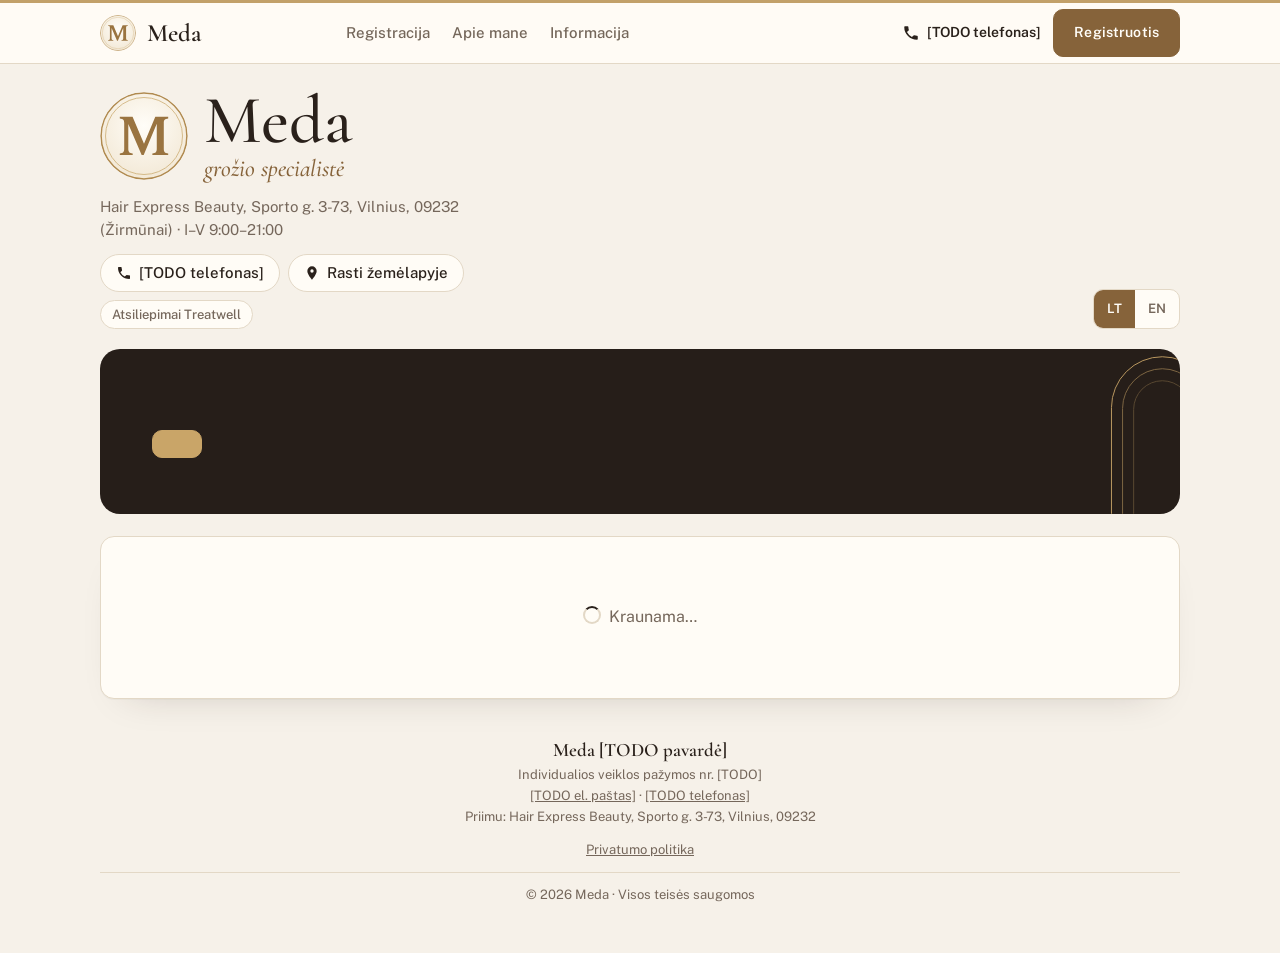
<file: meda-site/index.html>
<!doctype html>
<html lang="lt">
<head>
<meta charset="utf-8">
<meta name="viewport" content="width=device-width,initial-scale=1">
<title>Meda – manikiūras, pedikiūras, antakiai ir blakstienos Vilniuje</title>
<link rel="icon" href="live/logo.svg" type="image/svg+xml">
<meta http-equiv="refresh" content="0; url=live/">
<link rel="canonical" href="live/">
<script>location.replace('live/'+location.hash)</script>
</head>
<body>
<p><a href="live/">Meda – registracija →</a></p>
</body>
</html>
</file>
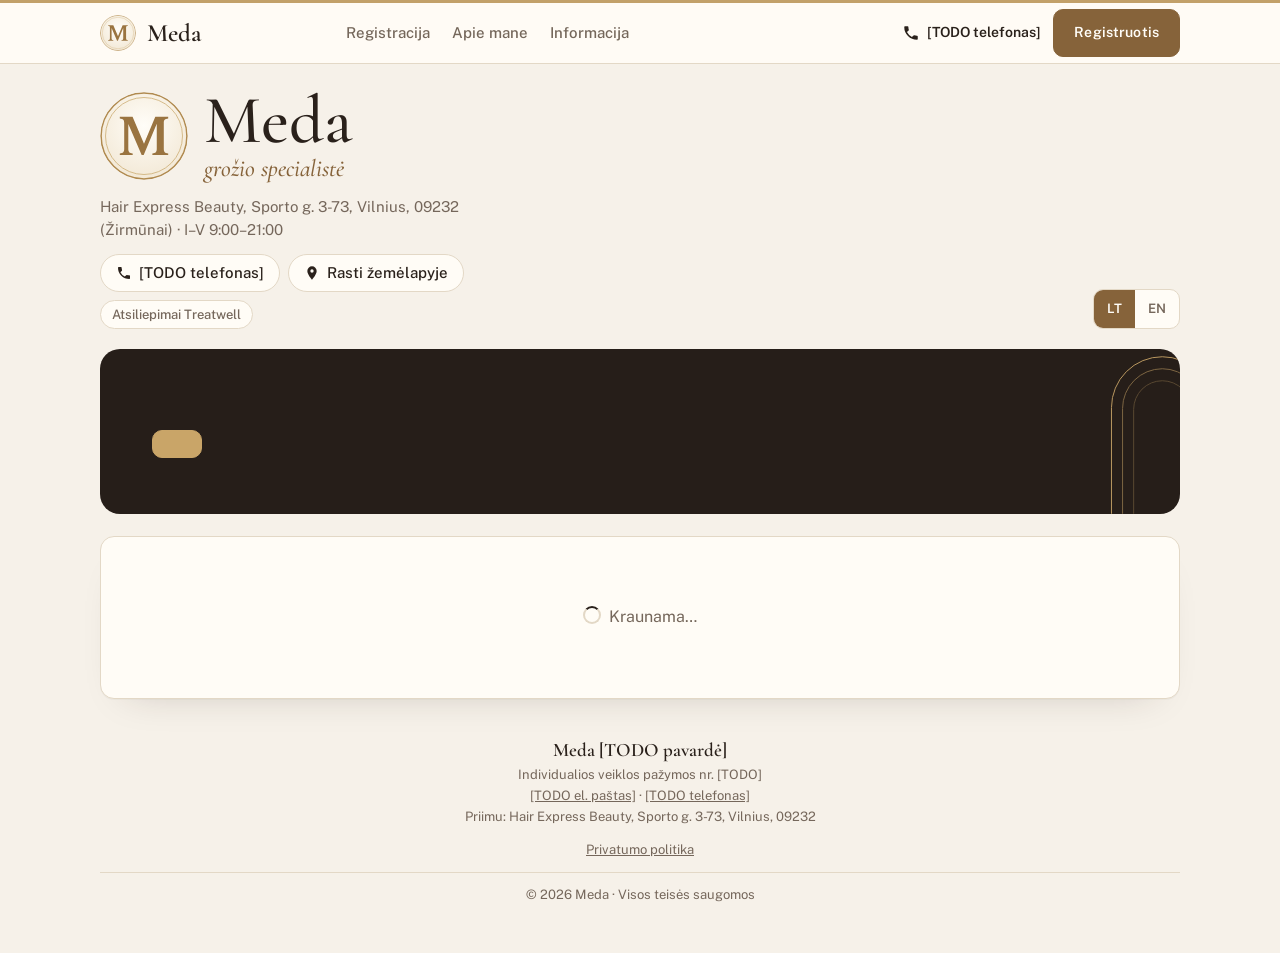
<file: meda-site/live/index.html>
<!doctype html>
<html lang="lt">
<head>
<meta charset="utf-8">
<meta name="viewport" content="width=device-width,initial-scale=1,viewport-fit=cover">
<meta name="theme-color" content="#fffcf6" media="(prefers-color-scheme: light)">
<meta name="theme-color" content="#241c18" media="(prefers-color-scheme: dark)">
<meta name="description" content="Meda – grožio specialistė Vilniuje, Žirmūnuose. Manikiūras, pedikiūras, antakių ir blakstienų laminavimas. Registracija internetu visą parą, mokama salone.">
<title>Meda – manikiūras, pedikiūras, antakiai ir blakstienos Vilniuje</title>
<!-- TODO domain: add <link rel="canonical">, og:url, og:image and the Search Console tag once the address is known -->
<meta property="og:type" content="website">
<meta property="og:title" content="Meda – manikiūras, pedikiūras, antakiai ir blakstienos Vilniuje">
<meta property="og:description" content="Meda – grožio specialistė Vilniuje, Žirmūnuose. Manikiūras, pedikiūras, antakių ir blakstienų laminavimas. Registracija internetu visą parą, mokama salone.">
<meta property="og:locale" content="lt_LT">
<script type="application/ld+json">{"@context": "https://schema.org", "@type": "BeautySalon", "name": "Meda – grožio specialistė", "address": {"@type": "PostalAddress", "streetAddress": "Sporto g. 3-73", "addressLocality": "Vilnius", "postalCode": "09232", "addressCountry": "LT"}, "openingHoursSpecification": [{"@type": "OpeningHoursSpecification", "dayOfWeek": ["Monday", "Tuesday", "Wednesday", "Thursday", "Friday"], "opens": "09:00", "closes": "21:00"}], "priceRange": "€€", "paymentAccepted": "Cash, Card"}</script>
<link rel="icon" href="logo.svg" type="image/svg+xml">
<link rel="icon" type="image/png" href="icon-192.png" sizes="192x192">
<link rel="apple-touch-icon" href="apple-touch-icon.png">
<link rel="manifest" href="manifest.webmanifest">
<meta name="apple-mobile-web-app-title" content="Meda">
<meta name="apple-mobile-web-app-capable" content="yes">
<link rel="stylesheet" href="fonts.css?v=1">
<link rel="stylesheet" href="style.css?v=1">
<script src="vendor/supabase-2.118.0.js"></script>
</head>
<body>
<a class="skip" id="skip" href="#client">Pereiti prie turinio</a>
<nav class="topbar" aria-label="Meniu"><div class="tb-in">
  <a class="tb-brand" href="#top"><img src="logo.svg" width="36" height="36" alt=""><span>Meda</span></a>
  <div class="tb-links"><a href="#book" id="nav-book">Registracija</a><a href="#team" id="nav-team">Apie mane</a><a href="#reviews" id="nav-rev" hidden>Atsiliepimai</a><a href="#info" id="nav-info">Informacija</a></div>
  <div class="tb-act"><a class="tb-tel" id="tb-tel" href="#info"><svg viewBox="0 0 24 24" width="18" height="18" aria-hidden="true" focusable="false"><path d="M6.6 10.8a15 15 0 0 0 6.6 6.6l2.2-2.2a1 1 0 0 1 1-.25 11.4 11.4 0 0 0 3.6.57 1 1 0 0 1 1 1V20a1 1 0 0 1-1 1A17 17 0 0 1 3 4a1 1 0 0 1 1-1h3.5a1 1 0 0 1 1 1c0 1.25.2 2.45.57 3.57a1 1 0 0 1-.25 1z" fill="currentColor"/></svg><span id="tb-tel-t"></span></a><button type="button" class="btn red tb-book" id="tb-book">Registruotis</button></div>
</div></nav>
<div class="wrap" id="top">
  <header>
    <div class="brand">
      <div class="brand-row"><img class="logo" src="logo.svg" width="88" height="88" alt=""><h1>Meda<span class="h1-sub" id="h1-sub">grožio specialistė</span></h1></div>
      <p class="addr"><span id="t-addr"></span></p>
      <p class="rating-line"><button type="button" class="rating-btn" id="rating-btn" hidden></button></p>
      <div class="chips">
        <a class="chip" id="chip-tel" href="#info"><svg viewBox="0 0 24 24" class="chip-ico" width="16" height="16" aria-hidden="true" focusable="false"><path d="M6.6 10.8a15 15 0 0 0 6.6 6.6l2.2-2.2a1 1 0 0 1 1-.25 11.4 11.4 0 0 0 3.6.57 1 1 0 0 1 1 1V20a1 1 0 0 1-1 1A17 17 0 0 1 3 4a1 1 0 0 1 1-1h3.5a1 1 0 0 1 1 1c0 1.25.2 2.45.57 3.57a1 1 0 0 1-.25 1z" fill="currentColor"/></svg><span id="chip-tel-t"></span></a>
        <a class="chip" href="https://www.google.com/maps/search/?api=1&amp;query=Hair+Express+Beauty%2C+Sporto+g.+3%2C+Vilnius" target="_blank" rel="noopener"><svg class="chip-ico" viewBox="0 0 24 24" width="16" height="16" aria-hidden="true" focusable="false"><path d="M12 2a7 7 0 0 0-7 7c0 5.25 7 13 7 13s7-7.750 7-13a7 7 0 0 0-7-7zm0 9.500a2.500 2.500 0 1 1 0-5 2.500 2.500 0 0 1 0 5z" fill="currentColor"/></svg><span id="map-l">Rasti žemėlapyje</span></a>
      </div>
      <div class="chips chips-rev">
        <a class="chip" id="tw-rev" href="https://www.treatwell.lt/salonas/hair-express-beauty-sporto-g/" target="_blank" rel="noopener"><span id="tw-rev-t">Atsiliepimai Treatwell</span></a>
      </div>
    </div>
    <div class="controls">
      <div class="lang" role="group" aria-label="Kalba / Language">
        <button id="lang-lt" lang="lt" aria-pressed="true">LT</button>
        <button id="lang-en" lang="en" aria-pressed="false">EN</button>
      </div>
    </div>
  </header>

  <section class="hero" aria-labelledby="hero-t">
    <div class="hero-track" id="hero-track"></div>
    <svg class="hero-art" viewBox="0 0 300 400" aria-hidden="true" focusable="false"><path pathLength="1" d="M40 400V170a110 110 0 0 1 220 0v230"/><path pathLength="1" d="M64 400V172a86 86 0 0 1 172 0v228"/><path pathLength="1" d="M88 400V174a62 62 0 0 1 124 0v226"/><circle cx="150" cy="40" r="2.500"/></svg>
    <div class="hero-dots" id="hero-dots" aria-hidden="true"></div>
    <div class="hero-txt"><h2 id="hero-t"></h2><p id="hero-s"></p><button type="button" class="btn red" id="hero-b"></button></div>
  </section>

  <main id="client" tabindex="-1"></main>

  <footer>
    <div class="foot-co">
      <b>Meda [TODO pavardė]</b><br>
      <span id="f-code"></span> [TODO]<br>
      <a id="f-mail" href="mailto:TODO">[TODO el. paštas]</a> · <a id="f-tel" href="#info"></a><br>
      <span id="f-shop"></span>
    </div>
    <div class="foot-row"><span id="t-foot"></span><a href="privacy.html" id="t-priv">Privatumo politika</a></div>
  </footer>
</div>
<div class="toast" id="toast" aria-hidden="true" hidden></div>
<div class="sr-only" id="live" role="status" aria-live="polite"></div>

<script src="shared.js?v=1"></script>
<script>
const TEL_HREF = SHOP_TEL ? `tel:${SHOP_TEL}` : '#info';
const TEL_A = () => `<a class="tel" href="${TEL_HREF}"><svg viewBox="0 0 24 24" width="16" height="16" aria-hidden="true" focusable="false"><path d="M6.6 10.8a15 15 0 0 0 6.6 6.6l2.2-2.2a1 1 0 0 1 1-.25 11.4 11.4 0 0 0 3.6.57 1 1 0 0 1 1 1V20a1 1 0 0 1-1 1A17 17 0 0 1 3 4a1 1 0 0 1 1-1h3.5a1 1 0 0 1 1 1c0 1.25.2 2.45.57 3.57a1 1 0 0 1-.25 1z" fill="currentColor"/></svg>${SHOP_PHONE}</a>`;
const I18N = {
  lt: {
    steps: ['Paslauga','Meistrė','Laikas','Duomenys'],
    pickSvc: 'Pasirinkite paslaugą', pickBrb: 'Pasirinkite meistrę', any: 'Bet kuri laisva', anyS: 'Daugiausia laisvų laikų', pickTime: 'Pasirinkite laiką',
    noSlotsDay: ', laisvų laikų nėra', parts: ['Rytas','Diena','Vakaras'], noSlots: 'Šią dieną laisvų laikų nėra. Pasirinkite kitą dieną.',
    you: 'Jūsų duomenys', name: 'Vardas', phone: 'Telefono numeris', phoneHint: 'Paskambinsiu, jei reikės ką nors patikslinti.',
    email: 'El. paštas', emailHint: 'Naudosiu tik su šiuo vizitu susijusiai informacijai.', note: 'Pastaba meistrei (nebūtina)',
    back: 'Atgal', next: 'Toliau', confirm: 'Patvirtinti rezervaciją', sending: 'Siunčiama…',
    visit: 'Jūsų vizitas', service: 'Paslauga', duration: 'Trukmė', barberL: 'Meistrė', time: 'Laikas', payIn: 'Mokama salone',
    infoS: 'Mokama salone po vizito. Jei negalite atvykti, praneškite iš anksto.',
    errName: 'Įrašykite vardą.', errPhone: 'Įrašykite telefono numerį, pvz. +370 612 34567.', errEmail: 'Įrašykite teisingą el. pašto adresą, pvz. vardas@gmail.com.',
    errNote: 'Pastaba per ilga (iki 300 simbolių).',
    taken: 'Šis laikas ką tik užimtas. Pasirinkite kitą.', tooSoon: 'Šis laikas jau per arti. Pasirinkite vėlesnį.',
    tooMany: `Šiuo numeriu jau yra kelios būsimos rezervacijos. Dėl daugiau vizitų skambinkite ${SHOP_PHONE}.`,
    failed: `Nepavyko užregistruoti. Bandykite dar kartą arba skambinkite ${SHOP_PHONE}.`,
    confirmed: 'Patvirtinta', seeYou: n => `Iki pasimatymo, ${n}!`, with: 'pas', code: 'Rezervacijos kodas',
    keep: `Išsisaugokite kodą. Jei negalėsite atvykti, skambinkite ${TEL_A()}.`,
    again: 'Nauja rezervacija', foot: `© ${new Date().getFullYear()} Meda · Visos teisės saugomos`,
    revs: n => { const m = n % 10, h = n % 100; return `${n} atsiliepim${m === 1 && h !== 11 ? 'as' : m >= 2 && m <= 9 && !(h >= 12 && h <= 19) ? 'ai' : 'ų'}`; },
    revTitle: 'Klienčių atsiliepimai', twRev: 'Atsiliepimai Treatwell', twUrl: 'https://www.treatwell.lt/salonas/hair-express-beauty-sporto-g/', revNone: 'Naujų komentarų dar nėra.', revClose: 'Uždaryti', mapL: 'Rasti žemėlapyje', priv: 'Privatumo politika',
    privNote: 'Duomenis naudosiu tik šiam vizitui. Daugiau – <a href="privacy.html" target="_blank" rel="noopener">privatumo politikoje</a>.',
    infoT: 'Naudinga žinoti', infoPlace: 'Vieta', infoPlaceD: 'Grožio salonas „Hair Express Beauty“, Sporto g. 3-73, Vilnius, 09232 (Žirmūnai).',
    infoHours: 'Darbo laikas', infoHoursD: 'Pirmadienį–penktadienį 9:00–21:00. Savaitgaliais nedirbu. Laisvi laikai rodomi registracijoje.',
    infoCancel: 'Atšaukimas ir vėlavimas', infoCancelD: `${EMAILS_ON ? 'Vizitą galite atšaukti patvirtinimo laiške esančia nuoroda iki 2 val. prieš vizitą. Vėliau arba jei vėluojate – paskambinkite' : 'Negalite atvykti ar vėluojate? Paskambinkite kuo anksčiau'}, kad laiką galėčiau pasiūlyti kitai klientei.<br>${TEL_A()}`,
    infoPay: 'Mokėjimas', infoPayD: 'Mokama salone po vizito. [TODO: kortele / grynaisiais]',
    revBy: 'Paslaugą atliko', revVer: 'Patvirtintas vizitas', revFBrb: 'Meistrė', revAll: 'Visos meistrės', revFSvc: 'Paslauga', revAllS: 'Visos paslaugos', revFStar: 'Įvertinimas', revClear: 'Išvalyti filtrus', revNoMatch: 'Pagal pasirinktus filtrus atsiliepimų nėra.',
    revNote: 'Įvertinimus palieka tik klientės, kurios užsiregistravo per šią svetainę ir apsilankė.',
    team: 'Apie mane', about: 'Apie', gallery: 'Mano darbai', bookWith: n => 'Registruotis', heroT: 'Grožis su dėmesiu detalėms',
    navBook: 'Registracija', navTeam: 'Apie mane', navRev: 'Atsiliepimai', navInfo: 'Informacija',
    heroS: 'Manikiūras, pedikiūras, antakių ir blakstienų laminavimas Žirmūnuose. Laisvą laiką pasirinkite per minutę.', book: 'Registruotis', workOf: n => 'Darbo nuotrauka',
    sub: 'grožio specialistė', fCode: 'Individualios veiklos pažymos nr.', fShop: 'Priimu: ' + ADDR_LINE,
    title: 'Meda – manikiūras, pedikiūras, antakiai ir blakstienos Vilniuje'
  },
  en: {
    steps: ['Service','Specialist','Time','Details'],
    pickSvc: 'Choose a service', pickBrb: 'Choose a specialist', any: 'Any available', anyS: 'Most open times', pickTime: 'Choose a time',
    noSlotsDay: ', fully booked', parts: ['Morning','Afternoon','Evening'], noSlots: 'No open times on this day. Try another day.',
    you: 'Your details', name: 'First name', phone: 'Phone number', phoneHint: 'I’ll call if anything needs confirming.',
    email: 'Email', emailHint: 'Used only for information about this visit.', note: 'Note for Meda (optional)',
    back: 'Back', next: 'Continue', confirm: 'Confirm booking', sending: 'Sending…',
    visit: 'Your visit', service: 'Service', duration: 'Duration', barberL: 'Specialist', time: 'Time', payIn: 'Pay at the salon',
    infoS: 'You pay at the salon after your visit. If you can’t make it, please let me know in advance.',
    errName: 'Enter your name.', errPhone: 'Enter a phone number, e.g. +370 612 34567.', errEmail: 'Enter a valid email, e.g. name@gmail.com.',
    errNote: 'The note is too long (300 characters max).',
    taken: 'That time was just taken. Please pick another.', tooSoon: 'That time is too close now. Please pick a later one.',
    tooMany: `This phone number already has several upcoming bookings. For more, call ${SHOP_PHONE}.`,
    failed: `Booking failed. Please try again or call ${SHOP_PHONE}.`,
    confirmed: 'Confirmed', seeYou: n => `See you soon, ${n}!`, with: 'with', code: 'Booking code',
    keep: `Save this code. If you can’t make it, call ${TEL_A()}.`,
    again: 'New booking', foot: `© ${new Date().getFullYear()} Meda · All rights reserved`,
    revs: n => `${n} review${n === 1 ? '' : 's'}`, revTitle: 'Client reviews', twRev: 'Reviews on Treatwell', twUrl: 'https://www.treatwell.lt/en/place/hair-express-beauty-sporto-g/', revNone: 'No new comments yet.', revClose: 'Close', mapL: 'Find on map', priv: 'Privacy policy',
    privNote: 'I use your details only for this visit. More in the <a href="privacy.html" target="_blank" rel="noopener">privacy policy</a>.',
    infoT: 'Good to know', infoPlace: 'Location', infoPlaceD: 'Hair Express Beauty salon, Sporto g. 3-73, Vilnius, 09232 (Žirmūnai).',
    infoHours: 'Working hours', infoHoursD: 'Monday to Friday 9:00–21:00. Closed at weekends. Free times are shown when you book.',
    infoCancel: 'Cancelling or running late', infoCancelD: `${EMAILS_ON ? 'You can cancel with the link in your confirmation email up to 2 hours before the visit. After that, or if you are running late, please call' : 'Can’t make it or running late? Please call as early as possible'} so I can offer the time to another client.<br>${TEL_A()}`,
    infoPay: 'Payment', infoPayD: 'You pay at the salon after your visit. [TODO: card / cash]',
    revBy: 'Done by', revVer: 'Verified visit', revFBrb: 'Specialist', revAll: 'All specialists', revFSvc: 'Service', revAllS: 'All services', revFStar: 'Rating', revClear: 'Clear filters', revNoMatch: 'No reviews match these filters.',
    revNote: 'Only clients who booked on this website and visited can leave a rating.',
    team: 'About me', about: 'About', gallery: 'My work', bookWith: n => 'Book now', heroT: 'Beauty with attention to detail',
    navBook: 'Booking', navTeam: 'About me', navRev: 'Reviews', navInfo: 'Info',
    heroS: 'Manicure, pedicure, brow and lash lamination in Žirmūnai, Vilnius. Pick a free time in a minute.', book: 'Book now', workOf: n => 'Photo of work',
    sub: 'beauty specialist', fCode: 'Self-employment certificate no.', fShop: 'Find me at: ' + ADDR_LINE,
    title: 'Meda – manicure, pedicure, brows and lashes in Vilnius'
  }
};
const T = () => ({ ...COMMON[LANG], ...I18N[LANG] });

let SERVICES = [], BARBERS = [], SET = null, BUSY = [], DAYS = [], HOURS = [];
let loadState = 'loading', PR = null, revOpen = false;
const st = { cat: null, step: 0, service: null, barber: null, date: null, time: null, name: '', phone: '', email: '', note: '', errors: {}, done: null, sending: false };
const client = document.getElementById('client');

const svc = id => SERVICES.find(s => s.id === id);
const sName = s => svcName(s);
const brb = id => BARBERS.find(b => b.id === id);

async function loadBusy() {
  const { data, error } = await sb.rpc('busy_slots', { p_from: DAYS[0], p_to: DAYS[DAYS.length - 1] });
  if (error) throw error;
  BUSY = data || [];
}
async function loadAll() {
  loadState = 'loading'; render();
  try {
    const [s, b, c, h] = await Promise.all([
      sb.from('services').select('*').eq('active', true).order('sort'),
      sb.from('barbers').select('id,name,role,sort,about,photo,gallery').order('sort'),
      sb.from('settings').select('*').limit(1),
      sb.from('barber_hours').select('*')
    ]);
    for (const r of [s, b, c, h]) if (r.error) throw r.error;
    SERVICES = s.data; BARBERS = b.data; SET = c.data[0]; HOURS = h.data || [];
    const today = shopNow().date, n = Math.min(29, SET.days_ahead + 1);
    DAYS = Array.from({ length: n }, (_, i) => addDays(today, i));
    await loadBusy();
    sb.rpc('public_ratings').then(({ data }) => { if (data) { PR = data; render(); } });
    if (BARBERS.length === 1) st.barber = BARBERS[0].id;
    loadState = 'ok';
  } catch (e) { console.error(e); loadState = 'error'; }
  render();
}

function busy(barber, date, start, len) {
  return BUSY.some(b => b.barber_id === barber && b.day === date && start < b.end_min && b.start_min < start + len);
}
function works(barber, date, start, len) {
  const dow = parseYmd(date).getDay();
  return HOURS.some(h => h.barber_id === barber && h.dow === dow && start >= h.start_min && start + len <= h.end_min);
}
function freeBarbers(date, start, len, which) {
  return (which === 'any' ? BARBERS.map(b => b.id) : [which]).filter(id => works(id, date, start, len) && !busy(id, date, start, len));
}
function slotsFor(date, len, which) {
  const now = shopNow(), out = [];
  for (let t = 0; t + len <= 1440; t += SET.step_min) {
    if (date === now.date && t < now.min + SET.lead_min) continue;
    if (freeBarbers(date, t, len, which).length) out.push(t);
  }
  return out;
}
const firstDayWithSlots = () => DAYS.find(d => slotsFor(d, svc(st.service).minutes, st.barber).length) || DAYS[0];
const nf = (x, d = 1) => x.toLocaleString(LANG === 'en' ? 'en-GB' : 'lt-LT', { minimumFractionDigits: d, maximumFractionDigits: d });
function overall() {
  const n = PR ? PR.n : 0; return n ? { avg: PR.sum / n, n } : null;
}
const media = p => p ? `${SUPABASE_URL}/storage/v1/object/public/media/${p.split('/').map(encodeURIComponent).join('/')}` : '';
const brbRating = id => { const r = PR && PR.barbers.find(x => x.id === id); return r && r.n ? { n: r.n, avg: Number(r.avg) } : null; };
const avatar = (b, cls = '') => b.photo ? `<img class="avatar ${cls}" src="${esc(media(b.photo))}" alt="" width="42" height="42" loading="lazy">` : `<div class="avatar ${cls}" aria-hidden="true">${esc(b.name[0])}</div>`;
let teamSel = null;
const gl = b => Array.isArray(b && b.gallery) ? b.gallery : [];
function teamHtml() {
  if (!BARBERS.length) return '';
  const t = T(); if (!teamSel || !brb(teamSel)) teamSel = BARBERS[0].id;
  const b = brb(teamSel), r = brbRating(b.id);
  const gal = gl(b).map((g, i) => `<button type="button" class="gal-img" data-gal="${i}"><img src="${esc(media(g))}" alt="${esc(t.workOf(b.name))} ${i + 1}" loading="lazy" width="200" height="266"></button>`).join('');
  return `<section class="panel team" id="team"><h2>${t.team}</h2><div class="about">
    ${b.photo ? `<img class="avatar tm-av" src="${esc(media(b.photo))}" alt="${esc(b.name)}" width="112" height="112" loading="lazy">` : `<div class="avatar tm-av" aria-hidden="true">${esc(b.name[0])}</div>`}
    <div><p class="role">${esc(b.name)}, ${t.sub}${r ? ` · <span class="stars-s" aria-hidden="true">★</span> ${nf(r.avg)} (${r.n})` : ''}</p>
      ${b.about ? `<p>${esc(b.about)}</p>` : ''}
      <button type="button" class="btn red" id="team-book">${t.book}</button></div>
    ${gal ? `<div class="gal">${gal}</div>` : ''}</div></section>`;
}
function infoHtml() {
  const t = T();
  return `<section class="panel info-p" id="info"><h2>${t.infoT}</h2><div class="info-grid">
    <div><h3>${t.infoPlace}</h3><p>${t.infoPlaceD}<br><a href="https://www.google.com/maps/search/?api=1&amp;query=Hair+Express+Beauty%2C+Sporto+g.+3%2C+Vilnius" target="_blank" rel="noopener">${t.mapL}</a></p></div>
    <div><h3>${t.infoHours}</h3><p>${t.infoHoursD}</p></div>
    <div><h3>${t.infoCancel}</h3><p>${t.infoCancelD}</p></div>
    <div><h3>${t.infoPay}</h3><p>${t.infoPayD}</p></div></div></section>`;
}
function openPhoto(i) {
  const b = brb(teamSel), g = gl(b); if (!g.length) return;
  let d = document.getElementById('lb'); if (!d) { d = document.createElement('dialog'); d.id = 'lb'; d.className = 'lb'; document.body.appendChild(d); }
  const show = k => { i = (k + g.length) % g.length; d.innerHTML = `<img src="${esc(media(g[i]))}" alt=""><button class="lb-x" aria-label="×">×</button>${g.length > 1 ? '<button class="lb-p" aria-label="‹">‹</button><button class="lb-n" aria-label="›">›</button>' : ''}`;
    d.querySelector('.lb-x').onclick = () => d.close(); const pv = d.querySelector('.lb-p'), nx = d.querySelector('.lb-n');
    if (pv) { pv.onclick = e => { e.stopPropagation(); show(i - 1); }; nx.onclick = e => { e.stopPropagation(); show(i + 1); }; } };
  d.onclick = e => { if (e.target === d) d.close(); };
  d.onkeydown = e => { if (e.key === 'ArrowLeft') show(i - 1); if (e.key === 'ArrowRight') show(i + 1); };
  show(i); d.showModal();
}
const starsFrac = v => `<span class="stars-f" style="--p:${Math.max(0, Math.min(100, v / 5 * 100)).toFixed(1)}%" aria-label="${nf(v)}/5">★★★★★</span>`;
const starsHtml = n => `<span class="stars-s" aria-label="${n}/5">${'★'.repeat(n)}<span class="star-off">${'★'.repeat(5 - n)}</span></span>`;
function paintRating() {
  const t = T(), b = document.getElementById('rating-btn'), o = overall();
  if (!o) { b.hidden = true; return; }
  b.hidden = false; b.setAttribute('aria-expanded', String(revOpen));
  b.innerHTML = `<span class="stars-s">★</span> <b>${nf(o.avg)}</b> · ${t.revs(o.n)}`;
  b.onclick = () => { revOpen = !revOpen; render(); if (revOpen) document.getElementById('reviews')?.scrollIntoView({ behavior: 'smooth', block: 'start' }); };
}
const revF = { brb: '', svc: '', stars: [] };
function reviewsHtml() {
  if (!revOpen || !overall()) return '';
  const t = T(), o = overall(), rec = PR ? PR.recent : [];
  const own = PR && PR.dist ? PR.dist : [0, 0, 0, 0, 0];
  const dist = [0, 1, 2, 3, 4].map(i => own[i] || 0), dmax = Math.max(1, ...dist);
  const list = rec.filter(r => (!revF.brb || r.barber_id === revF.brb) && (!revF.svc || r.service_id === revF.svc) && (!revF.stars.length || revF.stars.includes(r.stars)));
  const brbOpts = BARBERS.map(b => { const r = brbRating(b.id); return `<option value="${esc(b.id)}" ${revF.brb === b.id ? 'selected' : ''}>${esc(b.name)}${r ? ` · ★ ${nf(r.avg)}` : ''}</option>`; }).join('');
  const svcIds = [...new Set(rec.map(r => r.service_id))];
  const svcOpts = SERVICES.filter(x => svcIds.includes(x.id)).map(x => `<option value="${esc(x.id)}" ${revF.svc === x.id ? 'selected' : ''}>${esc(sName(x))}</option>`).join('');
  const starRows = [5, 4, 3, 2, 1].map((n, i) => `<label class="rf-star"><input type="checkbox" data-rstar="${n}" ${revF.stars.includes(n) ? 'checked' : ''}>${starsHtml(n)}<span class="rf-bar"><span style="width:${(dist[i] / dmax * 100).toFixed(1)}%"></span></span><span class="rf-n">${dist[i]}</span></label>`).join('');
  const items = list.slice(0, 60).map(r => { const sv = svc(r.service_id);
    return `<div class="rev">${starsHtml(r.stars)}<p>${esc(r.comment)}</p><div class="rev-meta">${BARBERS.length > 1 ? `${t.revBy} ${esc((brb(r.barber_id) || {}).name || '')}` : ''}${sv ? ` <span class="rev-tag">${esc(sName(sv))}</span>` : ''}</div><div class="rev-who"><b>${esc(r.name || '')}</b> · ${shortDate(r.day)}<span class="rev-ok">✓ ${t.revVer}</span></div></div>`; }).join('');
  const any = revF.brb || revF.svc || revF.stars.length;
  return `<section class="panel reviews" id="reviews"><div class="rev-head"><h2>${t.revTitle}</h2><button type="button" class="btn ghost" id="rev-close">${t.revClose}</button></div>
    <div class="rev-big"><b>${nf(o.avg)}</b><div>${starsFrac(o.avg)}<div class="rev-sub">${t.revs(o.n)}</div></div></div>
    <div class="rev-grid"><aside class="rev-filters">
      ${BARBERS.length > 1 ? `<label class="rf-l" for="rf-b">${t.revFBrb}</label><select id="rf-b"><option value="">${t.revAll}</option>${brbOpts}</select>` : ''}
      ${svcOpts ? `<label class="rf-l" for="rf-s">${t.revFSvc}</label><select id="rf-s"><option value="">${t.revAllS}</option>${svcOpts}</select>` : ''}
      <div class="rf-l">${t.revFStar}</div>${starRows}
      ${any ? `<button type="button" class="btn ghost" id="rf-clear" style="margin-top:10px;width:100%">${t.revClear}</button>` : ''}
      <p class="rev-sub" style="margin-top:12px">${t.revNote}</p></aside>
    <div class="rev-list">${items || `<p class="info">${rec.length ? t.revNoMatch : t.revNone}</p>`}</div></div></section>`;
}
function bindReviews() {
  if (!document.querySelector('.rev-filters')) return;
  const b = document.getElementById('rf-b'); if (b) b.onchange = () => { revF.brb = b.value; render(); };
  const sv = document.getElementById('rf-s'); if (sv) sv.onchange = () => { revF.svc = sv.value; render(); };
  document.querySelectorAll('[data-rstar]').forEach(c => c.onchange = () => { const n = +c.dataset.rstar; revF.stars = c.checked ? [...revF.stars, n] : revF.stars.filter(x => x !== n); render(); });
  const cl = document.getElementById('rf-clear'); if (cl) cl.onclick = () => { revF.brb = ''; revF.svc = ''; revF.stars = []; render(); };
}
const firstStep = () => BARBERS.length === 1 ? [0, 2, 3] : [0, 1, 2, 3];

function demoUi() {
  const t = T(), toBook = () => document.querySelector('.grid .panel')?.scrollIntoView({ behavior: 'smooth', block: 'start' });
  document.getElementById('hero-t').textContent = t.heroT; document.getElementById('hero-s').textContent = t.heroS;
  const hb = document.getElementById('hero-b'); hb.textContent = t.book; hb.onclick = toBook;
  document.querySelector('.hero').classList.toggle('has-img', !!document.querySelector('#hero-track img'));
  const tbb = document.getElementById('tb-book'); tbb.textContent = t.book; tbb.onclick = toBook;
  const nb = document.getElementById('nav-book'); nb.textContent = t.navBook; nb.onclick = e => { e.preventDefault(); toBook(); };
  document.getElementById('nav-team').textContent = t.navTeam; document.getElementById('nav-info').textContent = t.navInfo;
  const nr = document.getElementById('nav-rev'); nr.textContent = t.navRev; nr.hidden = !overall();
  nr.onclick = e => { e.preventDefault(); if (!revOpen) { revOpen = true; render(); } document.getElementById('reviews')?.scrollIntoView({ behavior: 'smooth', block: 'start' }); };
  const panel = document.querySelector('.grid .panel'); if (panel) panel.id = 'book-panel';
}
function render() {
  const t = T();
  paintCommon();
  document.title = t.title;
  document.getElementById('t-foot').textContent = t.foot;
  document.getElementById('h1-sub').textContent = t.sub;
  document.getElementById('f-code').textContent = t.fCode;
  document.getElementById('f-shop').textContent = t.fShop;
  document.getElementById('t-priv').textContent = t.priv;
  for (const id of ['tb-tel', 'chip-tel', 'f-tel']) document.getElementById(id).href = TEL_HREF;
  document.getElementById('tb-tel').setAttribute('aria-label', SHOP_PHONE);
  for (const id of ['tb-tel-t', 'chip-tel-t', 'f-tel']) document.getElementById(id).textContent = SHOP_PHONE;
  paintRating();
  document.getElementById('map-l').textContent = t.mapL;
  const tr = document.getElementById('tw-rev'); document.getElementById('tw-rev-t').textContent = t.twRev; tr.href = t.twUrl;
  if (loadState === 'loading') { client.innerHTML = `<section class="panel"><p class="loading">${t.loading}</p></section>`; return; }
  if (loadState === 'error') { client.innerHTML = `<section class="panel"><p class="alert bad">${esc(t.loadErr)}</p><button class="btn" id="retry">${t.retry}</button></section>`; client.querySelector('#retry').onclick = loadAll; return; }
  if (st.done) { client.innerHTML = doneView(); bindDone(); return; }

  const visible = firstStep();
  const steps = visible.map((s, i) => s < st.step
    ? `<button type="button" class="done" data-go="${s}">${i + 1}. ${t.steps[s]}</button>`
    : `<span class="${s === st.step ? 'on' : ''}" ${s === st.step ? 'aria-current="step"' : ''}>${i + 1}. ${t.steps[s]}</span>`).join('');
  let body = '';
  if (st.step === 0) {
    const cats = [...CATS, 'other'].filter(c => SERVICES.some(s => catOf(s) === c));
    if (st.service && svc(st.service)) st.cat = st.cat || catOf(svc(st.service));
    if (!cats.includes(st.cat)) st.cat = cats[0];
    body = `<h2>${t.pickSvc}</h2>${cats.length > 1 ? `<div class="cats" role="tablist">${cats.map(c => `<button type="button" role="tab" data-cat="${c}" aria-selected="${st.cat === c}">${t.cat[c]}</button>`).join('')}</div>` : ''}
      <div class="menu">${SERVICES.filter(s => catOf(s) === st.cat).map(s => `
      <button class="menu-i" data-svc="${esc(s.id)}" aria-pressed="${st.service === s.id}">
        <span class="mi-name">${esc(sName(s))}</span><span class="mi-lead" aria-hidden="true"></span><span class="mi-p">${eur(s.price)}</span>
        <span class="mi-d">${t.dur(s.minutes)}</span></button>`).join('')}</div>`;
  } else if (st.step === 1) {
    body = `<h2>${t.pickBrb}</h2><div class="list">
      <button class="opt" data-brb="any" aria-pressed="${st.barber === 'any'}"><div class="avatar any" aria-hidden="true">✂</div><div class="main"><div class="t">${t.any}</div><div class="s">${t.anyS}</div></div></button>
      ${BARBERS.map(b => `<button class="opt" data-brb="${esc(b.id)}" aria-pressed="${st.barber === b.id}">${avatar(b)}<div class="main"><div class="t">${esc(b.name)}</div><div class="s">${t.role[b.role] || ''}${brbRating(b.id) ? ` · <span class="stars-s">★</span> ${nf(brbRating(b.id).avg)} (${brbRating(b.id).n})` : ''}</div></div></button>`).join('')}</div>`;
  } else if (st.step === 2) {
    const len = svc(st.service).minutes;
    if (!st.date) st.date = firstDayWithSlots();
    const days = DAYS.map(d => { const n = slotsFor(d, len, st.barber).length; return dayBtn(d, 'data-day', st.date === d, !n, niceDate(d) + (n ? '' : t.noSlotsDay)); }).join('');
    const sl = slotsFor(st.date, len, st.barber);
    const groups = [[0, 0, 720], [1, 720, 1020], [2, 1020, 1440]].map(([n, a, b]) => {
      const g = sl.filter(x => x >= a && x < b); if (!g.length) return '';
      return `<div class="part">${t.parts[n]}</div><div class="slots">${g.map(x => `<button class="slot" data-t="${x}" aria-pressed="${st.time === x}">${hm(x)}</button>`).join('')}</div>`;
    }).join('');
    body = `<h2>${t.pickTime}</h2><div class="days">${days}</div><h3>${niceDate(st.date)}</h3>${groups || `<div class="empty">${t.noSlots}</div>`}`;
  } else {
    const e = st.errors;
    const fld = (k, label, attrs, hint) => `<div class="field"><label for="f-${k}">${label}</label><input id="f-${k}" name="${k}" ${attrs} ${e[k] ? `aria-invalid="true" aria-describedby="e-${k}"` : ''} value="${esc(st[k])}">${e[k] ? `<span class="err" id="e-${k}">${t[e[k]]}</span>` : hint ? `<span style="font-size:12px;color:var(--muted)">${hint}</span>` : ''}</div>`;
    body = `<h2>${t.you}</h2>
      ${fld('name', t.name, 'autocomplete="given-name" maxlength="60"', '')}
      ${fld('phone', t.phone, 'type="tel" autocomplete="tel" inputmode="tel" spellcheck="false" maxlength="20" placeholder="+370 612 34567"', t.phoneHint)}
      ${fld('email', t.email, 'type="email" autocomplete="email" inputmode="email" spellcheck="false" maxlength="120" placeholder="vardas@gmail.com"', t.emailHint)}
      <p class="priv-note">${t.privNote}</p><div class="field"><label for="f-note">${t.note}</label><textarea id="f-note" name="note" autocomplete="off" rows="2" maxlength="300" ${e.note ? 'aria-invalid="true" aria-describedby="e-note"' : ''}>${esc(st.note)}</textarea>${e.note ? `<span class="err" id="e-note">${t[e.note]}</span>` : ''}</div>`;
  }
  const canNext = [st.service, st.barber, st.time != null, !st.sending][st.step];
  const showBack = st.step > 0;
  const nav = `<div class="nav">${showBack ? `<button class="btn ghost" id="back">${t.back}</button>` : '<span></span>'}
    <button class="btn ${st.step === 3 ? 'red' : ''}" id="next" ${canNext ? '' : 'disabled'} ${st.sending ? 'aria-busy="true"' : ''}>${st.step === 3 ? (st.sending ? t.sending : t.confirm) : t.next}</button></div>`;
  client.innerHTML = `${reviewsHtml()}<div class="grid"><section class="panel"><div class="steps">${steps}</div>${body}${nav}</section>${summary()}</div>${teamHtml()}${infoHtml()}`;
  bindClient();
  const rc = document.getElementById('rev-close'); if (rc) rc.onclick = () => { revOpen = false; render(); };
  bindReviews();
  client.querySelectorAll('[data-team]').forEach(x => x.onclick = () => { teamSel = x.dataset.team; render(); });
  client.querySelectorAll('[data-gal]').forEach(x => x.onclick = () => openPhoto(+x.dataset.gal));
  const bookWith = id => { teamSel = id; if (st.barber !== id) { st.barber = id; st.date = null; st.time = null; } go(st.service ? 2 : 0); client.scrollIntoView({ behavior: 'smooth', block: 'start' }); };
  const tb = document.getElementById('team-book'); if (tb) tb.onclick = () => bookWith(teamSel);
  client.querySelectorAll('[data-book]').forEach(x => x.onclick = () => bookWith(x.dataset.book));
  demoUi();
}
function summary() {
  const t = T(), s = st.service && svc(st.service);
  const who = st.barber === 'any' ? t.any : st.barber ? brb(st.barber).name : '—';
  return `<aside class="panel summary"><h3>${t.visit}</h3>
    <div class="sum-row"><span>${t.service}</span><span>${s ? esc(sName(s)) : '—'}</span></div>
    <div class="sum-row"><span>${t.duration}</span><span>${s ? t.dur(s.minutes) : '—'}</span></div>
    ${BARBERS.length > 1 ? `<div class="sum-row"><span>${t.barberL}</span><span>${esc(who)}</span></div>` : ''}
    <div class="sum-row"><span>${t.time}</span><span>${st.time != null ? `${shortDate(st.date)} · ${hm(st.time)}` : '—'}</span></div>
    <div class="sum-total"><span>${t.payIn}</span><b>${s ? eur(s.price) : '—'}</b></div>
    <p class="info">${t.infoS}</p></aside>`;
}
function go(step) {
  st.step = step; render();
  if (step === 2) loadBusy().then(render).catch(() => {});
}
function bindClient() {
  const steps = firstStep();
  const nextOf = s => steps[steps.indexOf(s) + 1], prevOf = s => steps[steps.indexOf(s) - 1];
  client.querySelectorAll('[data-cat]').forEach(b => b.onclick = () => { st.cat = b.dataset.cat; render(); client.querySelector(`[data-cat="${st.cat}"]`)?.focus(); });
  client.querySelectorAll('[data-svc]').forEach(b => b.onclick = () => { if (st.service !== b.dataset.svc) { st.service = b.dataset.svc; st.date = null; st.time = null; } go(nextOf(0)); });
  client.querySelectorAll('[data-brb]').forEach(b => b.onclick = () => { if (st.barber !== b.dataset.brb) { st.barber = b.dataset.brb; st.date = null; st.time = null; } go(2); });
  client.querySelectorAll('[data-day]').forEach(b => b.onclick = () => { st.date = b.dataset.day; st.time = null; render(); });
  client.querySelectorAll('[data-t]').forEach(b => b.onclick = () => { st.time = +b.dataset.t; render(); });
  client.querySelectorAll('[data-go]').forEach(b => b.onclick = () => { saveFields(); go(+b.dataset.go); });
  const back = client.querySelector('#back'); if (back) back.onclick = () => { saveFields(); go(prevOf(st.step)); };
  client.querySelector('#next').onclick = () => { if (st.step < 3) { go(nextOf(st.step)); return; } submit(); };
}
function saveFields() {
  const n = client.querySelector('#f-name');
  if (n) { st.name = n.value; st.phone = client.querySelector('#f-phone').value; st.email = client.querySelector('#f-email').value; st.note = client.querySelector('#f-note').value; }
}
function showErrors(e) {
  st.errors = e; render();
  const k = Object.keys(e)[0], el = client.querySelector('#f-' + k); if (el) el.focus();
  announce(Object.values(e).map(x => T()[x]).join(' '));
}
async function submit() {
  if (st.sending) return;
  saveFields();
  const e = {};
  if (st.name.trim().length < 2) e.name = 'errName';
  if (st.phone.replace(/\D/g, '').length < 8) e.phone = 'errPhone';
  if (!/^[^\s@]+@[^\s@]+\.[^\s@]{2,}$/.test(st.email.trim())) e.email = 'errEmail';
  if (st.note.trim().length > 300) e.note = 'errNote';
  if (Object.keys(e).length) { showErrors(e); return; }
  st.errors = {}; st.sending = true; render();
  const { data, error } = await sb.rpc('create_booking', {
    p_service: st.service, p_barber: st.barber, p_day: st.date, p_start_min: st.time,
    p_name: st.name.trim(), p_phone: st.phone.trim(), p_email: st.email.trim(), p_note: st.note.trim() || null, p_lang: LANG
  });
  st.sending = false;
  if (error || !data || !data.length) {
    const c = errCode(error), t = T();
    if (c === 'bad_name') return showErrors({ name: 'errName' });
    if (c === 'bad_phone') return showErrors({ phone: 'errPhone' });
    if (c === 'bad_email') return showErrors({ email: 'errEmail' });
    if (c === 'bad_note') return showErrors({ note: 'errNote' });
    if (c === 'slot_taken' || c === 'too_soon' || c === 'bad_time' || c === 'bad_day') {
      st.time = null; go(2); toast(c === 'too_soon' ? t.tooSoon : t.taken); return;
    }
    render(); toast(c === 'too_many' ? t.tooMany : t.failed); return;
  }
  const r = data[0];
  if (EMAILS_ON) fetch(`${SUPABASE_URL}/functions/v1/send-emails`, { method: 'POST', headers: { 'Content-Type': 'application/json' }, body: JSON.stringify({ code: r.code }) }).catch(() => {});
  st.done = { code: r.code, barberName: r.barber_name, day: r.day, start: r.start_min, end: r.end_min, service: st.service, name: st.name.trim() };
  render(); client.focus();
}
function doneView() {
  const t = T(), d = st.done, s = svc(d.service);
  return `<section class="panel done-box" style="max-width:560px;margin:0 auto">
    <span class="pill ok">${t.confirmed}</span>
    <h2 style="margin-top:12px">${t.seeYou(esc(d.name))}</h2>
    <p>${esc(sName(s))}${BARBERS.length > 1 ? ` ${t.with} <strong>${esc(d.barberName)}</strong>` : ''}<br>${niceDate(d.day)}, ${hm(d.start)}–${hm(d.end)}</p>
    <div class="code" translate="no" aria-label="${t.code}">${esc(d.code)}</div>
    <p class="info" style="margin-top:0">${t.keep}</p>
    <div class="row" style="justify-content:center;margin-top:14px"><button class="btn ghost" id="again">${t.again}</button></div></section>`;
}
function bindDone() {
  client.querySelector('#again').onclick = () => {
    Object.assign(st, { step: 0, cat: null, service: null, barber: BARBERS.length === 1 ? BARBERS[0].id : null, date: null, time: null, note: '', errors: {}, done: null });
    go(0);
  };
}

document.getElementById('skip').onclick = e => { e.preventDefault(); client.focus(); };
bindLangButtons(() => { saveFields(); render(); });
loadAll();
setInterval(() => { if (loadState === 'ok' && st.step === 2 && !document.hidden) loadBusy().then(render).catch(() => {}); }, 60000);
</script>
</body>
</html>
</file>
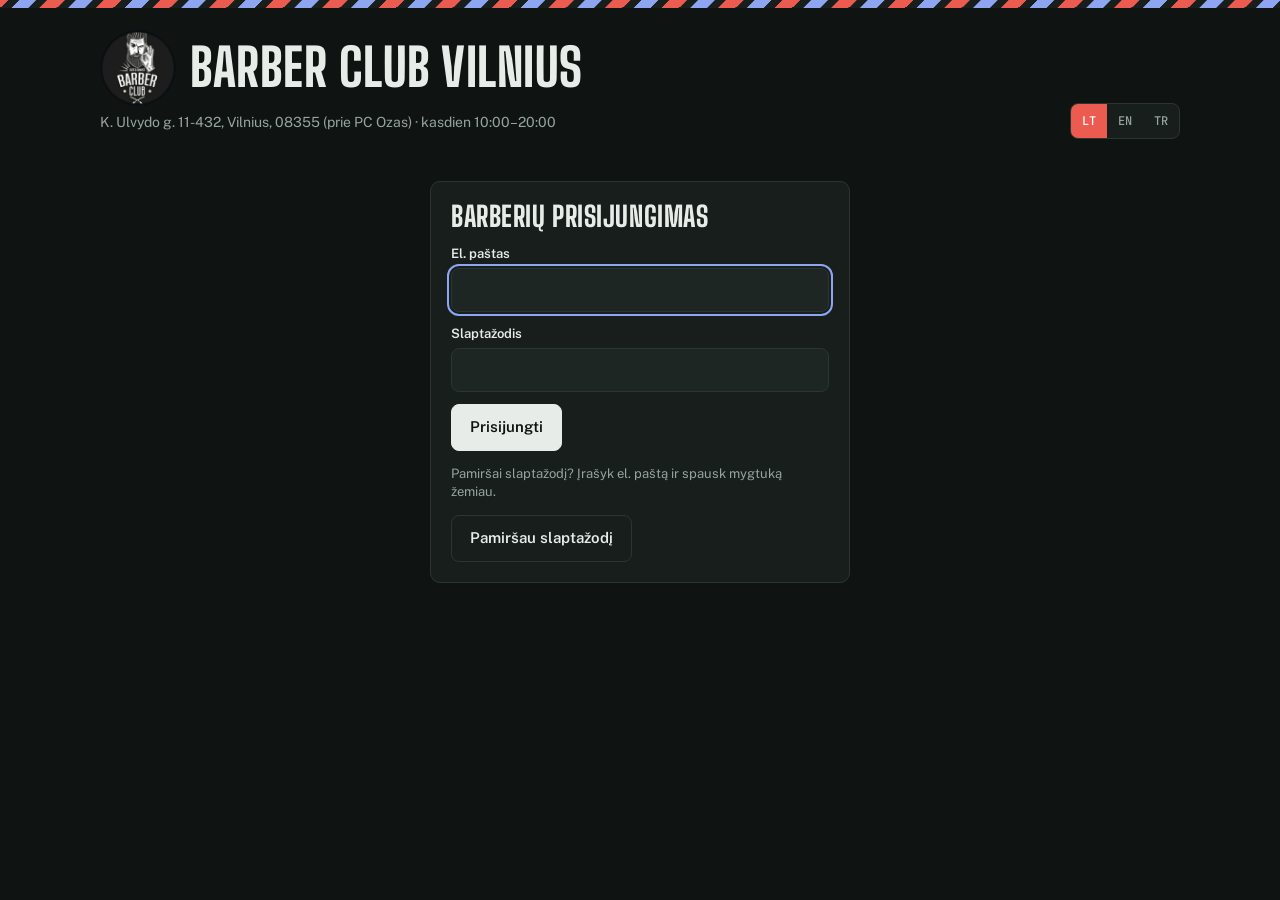
<file: live/admin.html>
<!doctype html>
<html lang="lt" data-theme="dark">
<head>
<meta charset="utf-8">
<meta name="viewport" content="width=device-width,initial-scale=1,viewport-fit=cover">
<meta name="robots" content="noindex,nofollow">
<meta name="theme-color" content="#0f1412" media="(prefers-color-scheme: light)">
<meta name="theme-color" content="#0f1412" media="(prefers-color-scheme: dark)">
<title>Barber Club – skydelis</title>
<link rel="icon" href="logo.webp" type="image/webp">
<link rel="apple-touch-icon" href="apple-touch-icon.png">
<link rel="manifest" href="manifest-admin.webmanifest">
<meta name="apple-mobile-web-app-title" content="Barber Club">
<meta name="apple-mobile-web-app-capable" content="yes">
<link rel="stylesheet" href="fonts.css?v=55">
<link rel="stylesheet" href="style.css?v=55">
<script src="vendor/supabase-2.118.0.js"></script>
<script src="vendor/qrcode-1.4.4.js"></script>
</head>
<body>
<a class="skip" id="skip" href="#admin">Pereiti prie turinio</a>
<div class="pole" aria-hidden="true"></div>
<div class="wrap">
  <header>
    <div class="brand">
      <div class="brand-row"><img class="logo" src="logo.webp" width="76" height="76" alt="Barber Club"><h1>Barber Club Vilnius</h1></div>
      <p id="t-addr"></p>
      <p class="who" id="who"></p>
    </div>
    <div class="controls">
      <button class="btn ghost" id="logout" hidden style="padding:8px 14px;font-size:13px"></button>
      <div class="lang" role="group" aria-label="Kalba / Language">
        <button id="lang-lt" lang="lt" aria-pressed="true">LT</button>
        <button id="lang-en" lang="en" aria-pressed="false">EN</button>
        <button id="lang-tr" lang="tr" aria-pressed="false">TR</button>
      </div>
    </div>
  </header>

  <main id="admin" tabindex="-1"></main>
</div>
<div class="toast" id="toast" aria-hidden="true" hidden></div>
<div class="sr-only" id="live" role="status" aria-live="polite"></div>

<script src="shared.js?v=55"></script>
<script>
const I18N = {
  lt: {
    title: 'Barber Club – skydelis', loginH: 'Barberių prisijungimas', email: 'El. paštas', pass: 'Slaptažodis', login: 'Prisijungti', logging: 'Jungiamasi…',
    badLogin: 'Neteisingas el. paštas arba slaptažodis.', notStaff: 'Ši paskyra neturi prieigos prie skydelio.', forgot: 'Pamiršai slaptažodį? Įrašyk el. paštą ir spausk mygtuką žemiau.',
    logout: 'Atsijungti', signedAs: e => `Prisijungta: ${e}`,
    sToday: 'Šiandien vizitų', sTodayRev: 'Šiandienos pajamos', sDay: 'Vizitų', sDayRev: 'Pajamos', findL: 'Rasti vizitą', findPh: 'Kodas, vardas arba telefonas', findNone: 'Nieko nerasta', sWeek: 'Ateinančios 7 d.', sNew: 'Naujos per 24 val.', vShort: 'viz.',
    blockT: 'Užblokuoti laiką', close: 'Uždaryti', refresh: 'Atnaujinti', updated: t => `Atnaujinta ${t}`,
    lgBook: 'Rezervacija', lgNew: 'Nauja (24 val.)', lgBlk: 'Užblokuota', blocked: 'Užblokuota',
    visitH: 'Vizitas', visitHint: 'Paspausk vizitą kalendoriuje, kad matytum kliento duomenis.',
    service: 'Paslauga', time: 'Laikas', barberL: 'Barberis', price: 'Kaina', code: 'Kodas', created: 'Užregistruota',
    pNo: 'Neatvyko', pNew: 'Nauja', pOk: 'Patvirtinta', pDone: 'Įvyko', rateL: 'Įvertinimas', lgDone: 'Įvyko', noshow: 'Neatvyko', undoNoshow: 'Atvyko', cancel: 'Atšaukti vizitą', cancelSure: 'Tikrai atšaukti?',
    blkH: 'Užblokuotas laikas', unblock: 'Atblokuoti', bBarber: 'Barberis', bFrom: 'Nuo', bLen: 'Trukmė', bSave: 'Užblokuoti', h: 'val.',
    tUnblocked: 'Laikas atblokuotas', tCancelled: 'Vizitas atšauktas. Laikas vėl laisvas klientams.', tNoshow: 'Pažymėta: neatvyko', tShow: 'Pažymėta: atvyko',
    tBusy: 'Tuo metu jau yra vizitas. Pasirink kitą laiką.', tBlocked: 'Laikas užblokuotas', tFail: 'Nepavyko. Patikrink internetą ir bandyk dar kartą.', refreshed: 'Atnaujinta',
    linkH: 'Registracijos nuoroda klientams', copy: 'Kopijuoti', tCopied: 'Nuoroda nukopijuota', tSelect: 'Pažymėta, nukopijuok ranka',
    linkInfo: 'Įdėk į Instagram bio, Google Maps profilį ir Facebook.', qrAlt: 'QR kodas registracijai',
    qrInfo: 'Klientas nuskenuoja telefonu ir iškart patenka į registraciją.', none: 'Šią dieną vizitų nėra.', allDay: 'Visa diena',
    addV: '+ Vizitas', vName: 'Kliento vardas', vPhone: 'Telefonas (nebūtina)', vSrc: 'Iš kur', vNote: 'Pastaba (nebūtina)', vSave: 'Pridėti vizitą', tAdded: 'Vizitas pridėtas', vNeedName: 'Įvesk kliento vardą',
    src: 'Šaltinis', srcN: { web: 'Svetainė', phone: 'Telefonu', walkin: 'Gyvai', treatwell: 'Treatwell' },
    hoursT: 'Darbo grafikas', hSave: 'Išsaugoti grafiką', tHours: 'Grafikas išsaugotas', dayOff: 'Nedirba', hTo: 'iki',
    hInfo: 'Klientai matys laikus tik darbo valandomis. Atostogoms ar vienai dienai naudok „Užblokuoti laiką“.',
    tabCal: 'Kalendorius', tabCli: 'Klientai', cliSalon: 'Visi salono klientai (Treatwell)', tabRat: 'Įvertinimai', cliSearch: 'Ieškoti: vardas, telefonas, el. paštas', cliCount: n => `${n} klientų`, cliVisits: 'vizitų', cliNo: 'neatvyko', cliLast: 'Paskutinis', cliNext: 'Kitas', cliNote: 'Pastaba', cliSave: 'Išsaugoti', cliMore: 'Rodyti daugiau', cliCsv: 'Atsisiųsti CSV', cliNone: 'Klientų nerasta', cliMk: 'sutinka gauti naujienas', tNote: 'Pastaba išsaugota', ratAvg: 'Vidurkis', ratCount: n => `${n} įvert.`, ratNone: 'Įvertinimų dar nėra. Klientai gaus nuorodą el. paštu po vizito, arba nusiųsk ją pats iš vizito kortelės.', rateLink: 'Įvertinimo nuoroda', tRateCopied: 'Įvertinimo nuoroda nukopijuota – nusiųsk klientui', revShort: 'pajamos', tabTeam: 'Profilis', tabSvc: 'Paslaugos', svH: 'Paslaugos ir kainos', svNew: '+ Nauja paslauga', svEdit: 'Keisti', svNameLt: 'Pavadinimas (lietuviškai)', svNameEn: 'Pavadinimas angliškai (nebūtina)', svNameTr: 'Pavadinimas turkiškai (nebūtina)', svMin: 'Trukmė', svPrice: 'Kaina, €', svShow: 'Rodyti klientams', svShowBtn: 'Rodyti klientams', svHide: 'Paslėpti nuo klientų', svHideSure: 'Paslėpti šią paslaugą? Klientai jos nebematys.', svMore: 'Daugiau', svHiddenH: n => `Paslėptos paslaugos (${n})`, svHidden: 'Paslėpta', svUp: 'Aukščiau', svDown: 'Žemiau', svInfo: 'Pakeitimai galioja visiems barberiams ir iškart matosi svetainėje. Jau užregistruotų vizitų trukmė ir laikas nesikeičia. Paslaugos neištrinamos – jei nebereikia, paspausk ⋯ ir „Paslėpti nuo klientų“.', svBad: 'Patikrink pavadinimą ir kainą', tSaved: 'Išsaugota', tmPhoto: 'Keisti nuotrauką', tmAbout: 'Apie (rodoma klientams)', tmGallery: 'Darbų galerija', tmAdd: '+ Pridėti nuotraukų', tmNone: 'Nuotraukų dar nėra.', tmRemove: 'Pašalinti', tmConfirm: 'Pašalinti šią nuotrauką?', tmUploading: 'Įkeliama…', tmInfo: 'Viskas iškart matosi klientų puslapyje, skiltyje „Susipažink su komanda“.', ratHide: 'Slėpti nuo klientų', ratShow: 'Rodyti klientams', ratHidden: 'Paslėpta nuo klientų', ratPublic: 'Žvaigždutės ir komentarai rodomi klientų puslapyje. Rodomi tik per šią svetainę gauti įvertinimai.',
    pwSetH: 'Sukurk slaptažodį', pwSetInfo: 'Sveiki! Susikurk slaptažodį, kuriuo jungsiesi prie skydelio.', resetBtn: 'Pamiršau slaptažodį', tReset: 'Jei toks el. paštas yra, išsiuntėme nuorodą slaptažodžiui atkurti.', needEmail: 'Įrašyk el. paštą viršuje.',
    accH: 'Paskyra', pwBtn: 'Pakeisti slaptažodį', pwNew: 'Naujas slaptažodis (bent 10 simbolių)', pwRep: 'Pakartok slaptažodį', pwSave: 'Išsaugoti', pwShort: 'Slaptažodis per trumpas (bent 10 simbolių).', pwDiff: 'Slaptažodžiai nesutampa.', tPw: 'Slaptažodis pakeistas', pushH: 'Pranešimai šiame telefone', pushOn: 'Įjungti pranešimus', pushOff: 'Išjungti', pushTest: 'Bandomasis pranešimas', pushFor: 'Pranešti apie vizitus pas', pushIsOn: n => `Įjungta: gausi pranešimą, kai kas nors užsiregistruos pas ${n}.`, pushIos: 'iPhone: pirmiausia įsidėk šį puslapį į pradinį ekraną (Dalintis → Add to Home Screen) ir atidaryk iš ikonėlės.', pushNo: 'Ši naršyklė pranešimų nepalaiko.', pushDenied: 'Pranešimai užblokuoti. Įjunk juos telefono nustatymuose šiai programėlei.', tPushOn: 'Pranešimai įjungti', tPushOff: 'Pranešimai išjungti', tPushTest: 'Išsiųsta – pranešimas turėtų atsirasti per kelias sekundes',
    move: 'Perkelti', mDay: 'Diena', mSave: 'Perkelti čia', tMoved: 'Perkelta', dowL: ['Sekmadienis','Pirmadienis','Antradienis','Trečiadienis','Ketvirtadienis','Penktadienis','Šeštadienis']
  },
  en: {
    title: 'Barber Club – dashboard', loginH: 'Barber sign-in', email: 'Email', pass: 'Password', login: 'Sign in', logging: 'Signing in…',
    badLogin: 'Wrong email or password.', notStaff: 'This account has no access to the dashboard.', forgot: 'Forgot your password? Enter your email and press the button below.',
    logout: 'Sign out', signedAs: e => `Signed in: ${e}`,
    sToday: 'Visits today', sTodayRev: 'Revenue today', sDay: 'Visits', sDayRev: 'Revenue', findL: 'Find a visit', findPh: 'Code, name or phone', findNone: 'Nothing found', sWeek: 'Next 7 days', sNew: 'New in 24 h', vShort: 'visits',
    blockT: 'Block time', close: 'Close', refresh: 'Refresh', updated: t => `Updated ${t}`,
    lgBook: 'Booking', lgNew: 'New (24 h)', lgBlk: 'Blocked', blocked: 'Blocked',
    visitH: 'Appointment', visitHint: 'Tap an appointment in the calendar to see client details.',
    service: 'Service', time: 'Time', barberL: 'Barber', price: 'Price', code: 'Code', created: 'Booked',
    pNo: 'No-show', pNew: 'New', pOk: 'Confirmed', pDone: 'Done', rateL: 'Rating', lgDone: 'Done', noshow: 'No-show', undoNoshow: 'Showed up', cancel: 'Cancel appointment', cancelSure: 'Really cancel?',
    blkH: 'Blocked time', unblock: 'Unblock', bBarber: 'Barber', bFrom: 'From', bLen: 'Length', bSave: 'Block', h: 'h',
    tUnblocked: 'Time unblocked', tCancelled: 'Appointment cancelled. The slot is open again.', tNoshow: 'Marked as no-show', tShow: 'Marked as showed up',
    tBusy: 'There’s already an appointment then. Pick another time.', tBlocked: 'Time blocked', tFail: 'Something went wrong. Check your connection and try again.', refreshed: 'Updated',
    linkH: 'Client booking link', copy: 'Copy', tCopied: 'Link copied', tSelect: 'Selected, copy it manually',
    linkInfo: 'Add it to your Instagram bio, Google Maps profile and Facebook.', qrAlt: 'Booking QR code',
    qrInfo: 'Clients scan it with their phone and land straight on booking.', none: 'No appointments on this day.', allDay: 'All day',
    addV: '+ Appointment', vName: 'Client name', vPhone: 'Phone (optional)', vSrc: 'Source', vNote: 'Note (optional)', vSave: 'Add appointment', tAdded: 'Appointment added', vNeedName: 'Enter the client’s name',
    src: 'Source', srcN: { web: 'Website', phone: 'Phone', walkin: 'Walk-in', treatwell: 'Treatwell' },
    hoursT: 'Working hours', hSave: 'Save hours', tHours: 'Hours saved', dayOff: 'Off', hTo: 'to',
    hInfo: 'Clients only see times within working hours. For a holiday or a single day, use “Block time”.',
    tabCal: 'Calendar', tabCli: 'Clients', cliSalon: 'All salon clients (Treatwell)', tabRat: 'Ratings', cliSearch: 'Search: name, phone, email', cliCount: n => `${n} clients`, cliVisits: 'visits', cliNo: 'no-shows', cliLast: 'Last', cliNext: 'Next', cliNote: 'Note', cliSave: 'Save', cliMore: 'Show more', cliCsv: 'Download CSV', cliNone: 'No clients found', cliMk: 'agrees to marketing', tNote: 'Note saved', ratAvg: 'Average', ratCount: n => `${n} ratings`, ratNone: 'No ratings yet. Clients get a link by email after the visit, or send it yourself from the visit card.', rateLink: 'Rating link', tRateCopied: 'Rating link copied – send it to the client', revShort: 'revenue', tabTeam: 'Profile', tabSvc: 'Services', svH: 'Services and prices', svNew: '+ New service', svEdit: 'Edit', svNameLt: 'Name (Lithuanian)', svNameEn: 'Name in English (optional)', svNameTr: 'Name in Turkish (optional)', svMin: 'Duration', svPrice: 'Price, €', svShow: 'Show to clients', svShowBtn: 'Show to clients', svHide: 'Hide from clients', svHideSure: 'Hide this service? Clients won’t see it.', svMore: 'More', svHiddenH: n => `Hidden services (${n})`, svHidden: 'Hidden', svUp: 'Up', svDown: 'Down', svInfo: 'Changes apply to all barbers and show on the website right away. Visits already booked keep their time and length. Services can’t be deleted – tap ⋯ and “Hide from clients” instead.', svBad: 'Check the name and price', tSaved: 'Saved', tmPhoto: 'Change photo', tmAbout: 'About (shown to clients)', tmGallery: 'Work gallery', tmAdd: '+ Add photos', tmNone: 'No photos yet.', tmRemove: 'Remove', tmConfirm: 'Remove this photo?', tmUploading: 'Uploading…', tmInfo: 'Everything shows right away on the client page, under “Meet the team”.', ratHide: 'Hide from clients', ratShow: 'Show to clients', ratHidden: 'Hidden from clients', ratPublic: 'Stars and comments are shown on the client page. Only ratings received through this website are shown.',
    pwSetH: 'Create your password', pwSetInfo: 'Welcome! Create the password you’ll use to sign in.', resetBtn: 'Forgot password', tReset: 'If that email exists, we sent a link to reset the password.', needEmail: 'Enter your email above.',
    accH: 'Account', pwBtn: 'Change password', pwNew: 'New password (at least 10 characters)', pwRep: 'Repeat password', pwSave: 'Save', pwShort: 'Password too short (at least 10 characters).', pwDiff: 'Passwords don’t match.', tPw: 'Password changed', pushH: 'Notifications on this phone', pushOn: 'Turn on notifications', pushOff: 'Turn off', pushTest: 'Send a test', pushFor: 'Notify me about bookings with', pushIsOn: n => `On: you’ll get a notification when someone books with ${n}.`, pushIos: 'iPhone: first add this page to your Home Screen (Share → Add to Home Screen) and open it from the icon.', pushNo: 'This browser doesn’t support notifications.', pushDenied: 'Notifications are blocked. Allow them in your phone settings for this app.', tPushOn: 'Notifications on', tPushOff: 'Notifications off', tPushTest: 'Sent – it should show up in a few seconds',
    move: 'Move', mDay: 'Day', mSave: 'Move here', tMoved: 'Moved', dowL: ['Sunday','Monday','Tuesday','Wednesday','Thursday','Friday','Saturday']
  },
  tr: {
    title: 'Barber Club – panel', loginH: 'Berber girişi', email: 'E-posta', pass: 'Şifre', login: 'Giriş yap', logging: 'Giriş yapılıyor…',
    badLogin: 'E-posta veya şifre yanlış.', notStaff: 'Bu hesabın panele erişimi yok.', forgot: 'Şifreni mi unuttun? E-postanı yaz ve aşağıdaki butona bas.',
    logout: 'Çıkış yap', signedAs: e => `Giriş yapıldı: ${e}`,
    sToday: 'Bugünkü randevular', sTodayRev: 'Bugünkü gelir', sDay: 'Randevular', sDayRev: 'Gelir', findL: 'Randevu bul', findPh: 'Kod, isim veya telefon', findNone: 'Sonuç yok', sWeek: 'Önümüzdeki 7 gün', sNew: 'Son 24 saatte yeni', vShort: 'randevu',
    blockT: 'Saati kapat', close: 'Kapat', refresh: 'Yenile', updated: t => `Güncellendi ${t}`,
    lgBook: 'Randevu', lgNew: 'Yeni (24 sa)', lgBlk: 'Kapalı', blocked: 'Kapalı',
    visitH: 'Randevu', visitHint: 'Müşteri bilgilerini görmek için takvimdeki bir randevuya dokunun.',
    service: 'Hizmet', time: 'Saat', barberL: 'Berber', price: 'Fiyat', code: 'Kod', created: 'Alınma zamanı',
    pNo: 'Gelmedi', pNew: 'Yeni', pOk: 'Onaylı', pDone: 'Tamamlandı', rateL: 'Puan', lgDone: 'Tamamlandı', noshow: 'Gelmedi', undoNoshow: 'Geldi', cancel: 'Randevuyu iptal et', cancelSure: 'Emin misiniz?',
    blkH: 'Kapalı saat', unblock: 'Saati aç', bBarber: 'Berber', bFrom: 'Başlangıç', bLen: 'Süre', bSave: 'Kapat', h: 'sa',
    tUnblocked: 'Saat açıldı', tCancelled: 'Randevu iptal edildi. Saat tekrar müşterilere açık.', tNoshow: 'İşaretlendi: gelmedi', tShow: 'İşaretlendi: geldi',
    tBusy: 'O saatte zaten randevu var. Başka bir saat seçin.', tBlocked: 'Saat kapatıldı', tFail: 'Bir hata oluştu. Bağlantınızı kontrol edip tekrar deneyin.', refreshed: 'Güncellendi',
    linkH: 'Müşteri randevu linki', copy: 'Kopyala', tCopied: 'Link kopyalandı', tSelect: 'Seçildi, elle kopyalayın',
    linkInfo: 'Instagram biyografinize, Google Maps profilinize ve Facebook’a ekleyin.', qrAlt: 'Randevu QR kodu',
    qrInfo: 'Müşteri telefonuyla tarar ve doğrudan randevu sayfasına gelir.', none: 'Bu gün randevu yok.', allDay: 'Tüm gün',
    addV: '+ Randevu', vName: 'Müşteri adı', vPhone: 'Telefon (isteğe bağlı)', vSrc: 'Kaynak', vNote: 'Not (isteğe bağlı)', vSave: 'Randevu ekle', tAdded: 'Randevu eklendi', vNeedName: 'Müşterinin adını girin',
    src: 'Kaynak', srcN: { web: 'Web sitesi', phone: 'Telefon', walkin: 'Kapıdan', treatwell: 'Treatwell' },
    hoursT: 'Çalışma saatleri', hSave: 'Saatleri kaydet', tHours: 'Saatler kaydedildi', dayOff: 'Kapalı', hTo: '–',
    hInfo: 'Müşteriler yalnızca çalışma saatlerindeki saatleri görür. Tatil veya tek bir gün için “Saati kapat”ı kullanın.',
    tabCal: 'Takvim', tabCli: 'Müşteriler', cliSalon: 'Tüm salon müşterileri (Treatwell)', tabRat: 'Değerlendirmeler', cliSearch: 'Ara: isim, telefon, e-posta', cliCount: n => `${n} müşteri`, cliVisits: 'ziyaret', cliNo: 'gelmedi', cliLast: 'Son', cliNext: 'Sonraki', cliNote: 'Not', cliSave: 'Kaydet', cliMore: 'Daha fazla', cliCsv: 'CSV indir', cliNone: 'Müşteri bulunamadı', cliMk: 'pazarlamaya izin veriyor', tNote: 'Not kaydedildi', ratAvg: 'Ortalama', ratCount: n => `${n} değerlendirme`, ratNone: 'Henüz değerlendirme yok. Müşteriler ziyaretten sonra e-postayla link alır veya ziyaret kartından linki kendin gönder.', rateLink: 'Değerlendirme linki', tRateCopied: 'Link kopyalandı – müşteriye gönder', revShort: 'gelir', tabTeam: 'Profil', tabSvc: 'Hizmetler', svH: 'Hizmetler ve fiyatlar', svNew: '+ Yeni hizmet', svEdit: 'Düzenle', svNameLt: 'Ad (Litvanca)', svNameEn: 'İngilizce ad (isteğe bağlı)', svNameTr: 'Türkçe ad (isteğe bağlı)', svMin: 'Süre', svPrice: 'Fiyat, €', svShow: 'Müşterilere göster', svShowBtn: 'Müşterilere göster', svHide: 'Müşterilerden gizle', svHideSure: 'Bu hizmet gizlensin mi? Müşteriler görmeyecek.', svMore: 'Daha fazla', svHiddenH: n => `Gizli hizmetler (${n})`, svHidden: 'Gizli', svUp: 'Yukarı', svDown: 'Aşağı', svInfo: 'Değişiklikler tüm berberler için geçerlidir ve sitede hemen görünür. Alınmış randevuların saati ve süresi değişmez. Hizmetler silinmez – gerekmiyorsa ⋯ ve “Müşterilerden gizle”ye bas.', svBad: 'Adı ve fiyatı kontrol et', tSaved: 'Kaydedildi', tmPhoto: 'Fotoğrafı değiştir', tmAbout: 'Hakkında (müşterilere gösterilir)', tmGallery: 'Çalışmalar', tmAdd: '+ Fotoğraf ekle', tmNone: 'Henüz fotoğraf yok.', tmRemove: 'Kaldır', tmConfirm: 'Bu fotoğraf kaldırılsın mı?', tmUploading: 'Yükleniyor…', tmInfo: 'Her şey hemen müşteri sayfasında, “Ekibimiz” bölümünde görünür.', ratHide: 'Müşterilerden gizle', ratShow: 'Müşterilere göster', ratHidden: 'Müşterilerden gizli', ratPublic: 'Yıldızlar ve yorumlar müşteri sayfasında gösterilir. Yalnızca bu siteden gelen puanlar gösterilir.',
    pwSetH: 'Şifreni oluştur', pwSetInfo: 'Hoş geldin! Giriş için kullanacağın şifreyi oluştur.', resetBtn: 'Şifremi unuttum', tReset: 'Bu e-posta kayıtlıysa şifre sıfırlama linki gönderdik.', needEmail: 'Yukarıya e-postanı yaz.',
    accH: 'Hesap', pwBtn: 'Şifreyi değiştir', pwNew: 'Yeni şifre (en az 10 karakter)', pwRep: 'Şifreyi tekrarla', pwSave: 'Kaydet', pwShort: 'Şifre çok kısa (en az 10 karakter).', pwDiff: 'Şifreler eşleşmiyor.', tPw: 'Şifre değiştirildi', pushH: 'Bu telefonda bildirimler', pushOn: 'Bildirimleri aç', pushOff: 'Kapat', pushTest: 'Test bildirimi gönder', pushFor: 'Şu berberin randevularını bildir:', pushIsOn: n => `Açık: biri ${n} için randevu alınca bildirim alacaksın.`, pushIos: 'iPhone: önce bu sayfayı ana ekrana ekle (Paylaş → Ana Ekrana Ekle) ve simgeden aç.', pushNo: 'Bu tarayıcı bildirimleri desteklemiyor.', pushDenied: 'Bildirimler engellendi. Telefon ayarlarından bu uygulama için izin ver.', tPushOn: 'Bildirimler açıldı', tPushOff: 'Bildirimler kapatıldı', tPushTest: 'Gönderildi – birkaç saniye içinde gelmeli',
    move: 'Taşı', mDay: 'Gün', mSave: 'Buraya taşı', tMoved: 'Taşındı', dowL: ['Pazar','Pazartesi','Salı','Çarşamba','Perşembe','Cuma','Cumartesi']
  }
};
const T = () => ({ ...COMMON[LANG], ...I18N[LANG] });
const admin = document.getElementById('admin');
const BOOK_URL = new URL('./', location.href).href;
// staff can schedule/see until 22:00 even if the public booking day ends earlier
const ACLOSE = () => Math.max(SET.close_min, 22 * 60);
const ZL = [[0.45, 78], [0.6, 95], [0.8, 115], [1.1, 150], [1.5, 180]];
let ZI = 3; try { const z = +localStorage.getItem('bc_zoom'); if (z >= 0 && z < ZL.length) ZI = z; } catch (e) {}
let PX = ZL[ZI][0];
let pinch = null;
document.addEventListener('touchstart', e => { if (e.touches.length === 2 && e.target.closest('.sched-wrap')) { const [a, b] = e.touches; pinch = Math.hypot(a.clientX - b.clientX, a.clientY - b.clientY); } }, { passive: true });
document.addEventListener('touchmove', e => {
  if (pinch == null || e.touches.length !== 2) return;
  e.preventDefault();
  const [a, b] = e.touches, d = Math.hypot(a.clientX - b.clientX, a.clientY - b.clientY);
  if (d / pinch < 0.8 && ZI > 0) { pinch = d; setZoom(-1); } else if (d / pinch > 1.25 && ZI < ZL.length - 1) { pinch = d; setZoom(1); }
}, { passive: false });
document.addEventListener('touchend', e => { if (e.touches.length < 2) pinch = null; });
function setZoom(d) { ZI = Math.max(0, Math.min(ZL.length - 1, ZI + d)); PX = ZL[ZI][0]; try { localStorage.setItem('bc_zoom', ZI); } catch (e) {} renderDash(); }

let SERVICES = [], BARBERS = [], SET = null, ROWS = [], DAYS = [], HOURS = [], ME = null, FROM, TO;
let view = 'loading', session = null, lastLoad = null, busyAct = false;
const ad = { date: null, sel: null, panel: null, hb: null, moving: false, view: 'cal', cb: null, cq: '', cn: 60 };
const INVITE = /type=(invite|recovery|signup)/.test(location.hash);
let CLIENTS = [], CLI_FOR = null, RATINGS = null;
const login = { email: '', err: '', sending: false };

const svc = id => SERVICES.find(s => s.id === id);
const sName = s => svcName(s);
const brb = id => BARBERS.find(b => b.id === id) || { name: id };

let QR = ''; function qrSvg() { if (QR) return QR; try { const q = qrcode(0, 'M'); q.addData(BOOK_URL); q.make(); QR = q.createSvgTag({ cellSize: 4, margin: 0, scalable: true }); } catch (e) {} return QR; }

async function loadRef() {
  const [s, b, c, h, m] = await Promise.all([
    sb.from('services').select('*').order('sort'),
    sb.from('barbers').select('*').order('sort'),
    sb.from('settings').select('*').limit(1),
    sb.from('barber_hours').select('*'),
    sb.rpc('my_staff')
  ]);
  for (const r of [s, b, c, h, m]) if (r.error) throw r.error;
  SERVICES = s.data; BARBERS = b.data.filter(x => x.active); SET = c.data[0]; HOURS = h.data || []; ME = (m.data || [])[0] || null;
  const today = shopNow().date;
  FROM = addDays(today, -7); TO = addDays(today, 30);
  DAYS = Array.from({ length: 32 }, (_, i) => addDays(today, i - 3));
  if (!ad.date) ad.date = today;
}
async function loadRows() {
  const [{ data, error }, rr] = await Promise.all([sb.rpc('staff_bookings', { p_from: FROM, p_to: TO }), sb.rpc('staff_ratings').then(x => x, () => ({}))]);
  if (error) throw error;
  ROWS = data || []; lastLoad = new Date();
  const m = {}; (rr.data || []).forEach(x => { if (x.booking_id) m[x.booking_id] = x; }); RATE_BY = m;
}
let RATE_BY = {};
function isDone(r) { if (r.kind !== 'booking' || r.status !== 'confirmed') return false; const n = shopNow(); return r.day < n.date || (r.day === n.date && r.end_min <= n.min); }
/* ---------- Push notifications ---------- */
const PUSH = { state: 'unknown', barber: null, reg: null, sub: null, busy: false };
const FN_NOTIFY = `${SUPABASE_URL}/functions/v1/notify`;
const isIos = /iPad|iPhone|iPod/.test(navigator.userAgent) || (navigator.platform === 'MacIntel' && navigator.maxTouchPoints > 1);
const standalone = () => window.matchMedia('(display-mode: standalone)').matches || navigator.standalone === true;
function b64u(s) { const p = '='.repeat((4 - s.length % 4) % 4), b = atob((s + p).replace(/-/g, '+').replace(/_/g, '/')); return Uint8Array.from(b, c => c.charCodeAt(0)); }
async function pushInit() {
  try {
    if (!('serviceWorker' in navigator) || !('PushManager' in window) || !('Notification' in window)) { PUSH.state = isIos && !standalone() ? 'ios' : 'no'; return; }
    PUSH.reg = await navigator.serviceWorker.register('sw.js');
    if (Notification.permission === 'denied') { PUSH.state = 'denied'; return; }
    PUSH.sub = await PUSH.reg.pushManager.getSubscription();
    if (PUSH.sub) { const { data } = await sb.rpc('my_push_sub', { p_endpoint: PUSH.sub.endpoint }); PUSH.barber = data || null; }
    PUSH.state = PUSH.sub && PUSH.barber ? 'on' : 'off';
  } catch (e) { console.error(e); PUSH.state = 'no'; }
}
async function pushOn(barber) {
  const t = T();
  PUSH.busy = true; render();
  try {
    const perm = await Notification.requestPermission();
    if (perm !== 'granted') { PUSH.state = perm === 'denied' ? 'denied' : 'off'; return; }
    const { publicKey } = await fetch(FN_NOTIFY).then(r => r.json());
    PUSH.sub = (await PUSH.reg.pushManager.getSubscription()) || await PUSH.reg.pushManager.subscribe({ userVisibleOnly: true, applicationServerKey: b64u(publicKey) });
    const k = PUSH.sub.toJSON().keys;
    const { error } = await sb.rpc('save_push_sub', { p_barber: barber, p_endpoint: PUSH.sub.endpoint, p_p256dh: k.p256dh, p_auth: k.auth, p_lang: LANG });
    if (error) throw error;
    PUSH.barber = barber; PUSH.state = 'on'; toast(t.tPushOn);
  } catch (e) { console.error(e); toast(t.tFail); }
  finally { PUSH.busy = false; render(); }
}
async function pushOff(silent) {
  try {
    if (PUSH.sub) { await sb.rpc('delete_push_sub', { p_endpoint: PUSH.sub.endpoint }); await PUSH.sub.unsubscribe(); }
    PUSH.sub = null; PUSH.barber = null; PUSH.state = 'off'; if (!silent) toast(T().tPushOff);
  } catch (e) { console.error(e); if (!silent) toast(T().tFail); }
  if (!silent) render();
}
async function pushTest() {
  const t = T();
  try { const r = await fetch(FN_NOTIFY, { method: 'POST', headers: { 'Content-Type': 'application/json' }, body: JSON.stringify({ test: true, endpoint: PUSH.sub.endpoint }) }).then(r => r.json()); toast(r.sent ? t.tPushTest : t.tFail); }
  catch (e) { toast(t.tFail); }
}
function accountPanel() {
  const t = T();
  const body = ad.pw ? `<form id="pwf" novalidate>
      <div class="field"><label for="pw1">${t.pwNew}</label><input id="pw1" type="password" autocomplete="new-password" minlength="10" required></div>
      <div class="field"><label for="pw2">${t.pwRep}</label><input id="pw2" type="password" autocomplete="new-password" minlength="10" required></div>
      ${ad.pwErr ? `<p class="alert bad" role="alert">${t[ad.pwErr]}</p>` : ''}
      <div class="row"><button class="btn" type="submit">${t.pwSave}</button><button class="btn ghost" type="button" id="pw-x">${t.close}</button></div></form>`
    : `<button class="btn ghost" id="pw-open">${t.pwBtn}</button>`;
  return `<div class="panel"><h3>${t.accH}</h3><p class="info" style="margin:0 0 10px">${esc(session ? session.user.email : '')}</p>${body}</div>`;
}
function pushPanel() {
  const t = T(), list = editableBarbers();
  if (!list.length || PUSH.state === 'unknown') return '';
  let inner;
  if (PUSH.state === 'ios') inner = `<p class="info" style="margin:0">${t.pushIos}</p>`;
  else if (PUSH.state === 'no') inner = `<p class="info" style="margin:0">${t.pushNo}</p>`;
  else if (PUSH.state === 'denied') inner = `<p class="info" style="margin:0">${t.pushDenied}</p>`;
  else if (PUSH.state === 'on') inner = `<p class="info" style="margin:0 0 10px">${esc(t.pushIsOn(brb(PUSH.barber).name))}</p><div class="row"><button class="btn" id="p-test">${t.pushTest}</button><button class="btn ghost" id="p-off">${t.pushOff}</button></div>`;
  else {
    const def = ME && ME.barber_id && list.some(b => b.id === ME.barber_id) ? ME.barber_id : list[0].id;
    inner = `${list.length > 1 ? `<div class="field" style="max-width:240px"><label for="p-brb">${t.pushFor}</label><select id="p-brb">${list.map(b => `<option value="${esc(b.id)}" ${b.id === def ? 'selected' : ''}>${esc(b.name)}</option>`).join('')}</select></div>` : `<input type="hidden" id="p-brb" value="${esc(def)}">`}
      <button class="btn" id="p-on" ${PUSH.busy ? 'disabled aria-busy="true"' : ''}>🔔 ${t.pushOn}</button>`;
  }
  return `<div class="panel"><h3>${t.pushH}</h3>${inner}</div>`;
}
function openVisitFromUrl(u) {
  try {
    const id = new URL(u, location.href).searchParams.get('visit'); if (!id) return false;
    const r = ROWS.find(x => x.id === id); if (!r) return false;
    ad.date = r.day; ad.sel = r.id; ad.moving = false; ad.panel = null; ad.scroll = null; return true;
  } catch (e) { return false; }
}
if ('serviceWorker' in navigator) navigator.serviceWorker.addEventListener('message', ev => {
  if (ev.data && ev.data.type === 'open' && view === 'dash') loadRows().then(() => { openVisitFromUrl(ev.data.url); render(); }).catch(() => {});
});

async function enter() {
  view = 'loading'; render();
  try { await loadRef(); await loadRows(); view = 'dash'; if (openVisitFromUrl(location.href)) history.replaceState(null, '', location.pathname); pushInit().then(render); }
  catch (e) {
    console.error(e);
    if (errCode(e) === 'not_staff') { await sb.auth.signOut(); session = null; login.err = 'notStaff'; view = 'login'; }
    else view = 'error';
  }
  render();
}

function render() {
  const t = T();
  paintCommon();
  document.title = t.title;
  const lo = document.getElementById('logout'); lo.hidden = !session; lo.textContent = t.logout;
  document.getElementById('who').textContent = session ? t.signedAs(session.user.email) : '';
  if (view === 'loading') { admin.innerHTML = `<section class="panel"><p class="loading">${t.loading}</p></section>`; return; }
  if (view === 'error') { admin.innerHTML = `<section class="panel"><p class="alert bad">${esc(t.loadErr)}</p><button class="btn" id="retry">${t.retry}</button></section>`; admin.querySelector('#retry').onclick = enter; return; }
  if (view === 'login') return renderLogin();
  if (view === 'setpw') return renderSetPw();
  renderDash();
}

function renderSetPw() {
  const t = T();
  admin.innerHTML = `<section class="panel login"><h2>${t.pwSetH}</h2><p class="info">${t.pwSetInfo}</p><p class="info" style="margin-top:0"><b>${esc(session ? session.user.email : '')}</b></p>
    <form id="spf" novalidate>
      <input type="email" autocomplete="username" value="${esc(session ? session.user.email : '')}" hidden readonly>
      <div class="field"><label for="sp1">${t.pwNew}</label><input id="sp1" type="password" autocomplete="new-password" minlength="10" required></div>
      <div class="field"><label for="sp2">${t.pwRep}</label><input id="sp2" type="password" autocomplete="new-password" minlength="10" required></div>
      ${ad.pwErr ? `<p class="alert bad" role="alert">${t[ad.pwErr]}</p>` : ''}
      <button class="btn" type="submit">${t.pwSave}</button></form></section>`;
  admin.querySelector('#spf').onsubmit = async ev => {
    ev.preventDefault();
    const a = admin.querySelector('#sp1').value, b = admin.querySelector('#sp2').value;
    if (a.length < 10) { ad.pwErr = 'pwShort'; render(); return; }
    if (a !== b) { ad.pwErr = 'pwDiff'; render(); return; }
    const { error } = await sb.auth.updateUser({ password: a });
    if (error) { console.error(error); toast(t.tFail); return; }
    ad.pwErr = ''; history.replaceState(null, '', location.pathname); toast(t.tPw); enter();
  };
  admin.querySelector('#sp1').focus();
}
function renderLogin() {
  const t = T();
  admin.innerHTML = `<section class="panel login"><h2>${t.loginH}</h2>
    ${login.err ? `<p class="alert bad" role="alert">${t[login.err]}</p>` : ''}
    <form id="lf" novalidate>
      <div class="field"><label for="l-email">${t.email}</label><input id="l-email" name="email" type="email" autocomplete="username" inputmode="email" spellcheck="false" required value="${esc(login.email)}"></div>
      <div class="field"><label for="l-pass">${t.pass}</label><input id="l-pass" name="password" type="password" autocomplete="current-password" required></div>
      <button class="btn" type="submit" ${login.sending ? 'disabled aria-busy="true"' : ''}>${login.sending ? t.logging : t.login}</button>
    </form><p class="info">${t.forgot}</p><button class="btn ghost" id="l-reset" type="button">${t.resetBtn}</button></section>`;
  admin.querySelector('#l-reset').onclick = async () => {
    const em = admin.querySelector('#l-email').value.trim();
    if (!em) { toast(t.needEmail); admin.querySelector('#l-email').focus(); return; }
    await sb.auth.resetPasswordForEmail(em, { redirectTo: new URL('admin.html', location.href).href });
    toast(t.tReset);
  };
  admin.querySelector('#lf').onsubmit = async ev => {
    ev.preventDefault();
    login.email = admin.querySelector('#l-email').value.trim();
    const pass = admin.querySelector('#l-pass').value;
    if (!login.email || !pass) { login.err = 'badLogin'; render(); return; }
    login.sending = true; login.err = ''; render();
    const { data, error } = await sb.auth.signInWithPassword({ email: login.email, password: pass });
    login.sending = false;
    if (error || !data.session) { login.err = 'badLogin'; render(); admin.querySelector('#l-pass')?.focus(); return; }
    session = data.session; enter();
  };
  (login.email ? admin.querySelector('#l-pass') : admin.querySelector('#l-email')).focus();
}

function isNew(r) { return r.kind === 'booking' && Date.now() - new Date(r.created_at).getTime() < 864e5; }
function stats() {
  const today = shopNow().date, week = addDays(today, 7);
  const book = ROWS.filter(r => r.kind === 'booking' && r.status === 'confirmed');
  const td = book.filter(r => r.day === ad.date);
  return {
    today: td.length,
    rev: td.reduce((a, r) => a + Number(svc(r.service_id)?.price || 0), 0),
    week: book.filter(r => r.day >= today && r.day < week).length,
    fresh: ROWS.filter(isNew).length
  };
}

function tabsHtml() {
  const t = T();
  return `<div class="tabs" role="tablist">${[['cal', t.tabCal], ['clients', t.tabCli], ['ratings', t.tabRat], ['team', t.tabTeam], ['svc', t.tabSvc]].map(([k, l]) => `<button role="tab" data-view="${k}" aria-selected="${ad.view === k}">${l}</button>`).join('')}</div>`;
}
function renderDash() {
  if (ad.view === 'clients') return renderClients();
  if (ad.view === 'ratings') return renderRatings();
  if (ad.view === 'team') return renderTeam();
  if (ad.view === 'svc') return renderServices();
  const t = T(), now = shopNow(), s = stats();
  const OPEN = SET.open_min, CLOSE = ACLOSE(), H = (CLOSE - OPEN) * PX;
  const dayList = ROWS.filter(r => r.day === ad.date);
  const hours = []; for (let x = OPEN; x <= CLOSE; x += 60) hours.push(x);
  const cols = BARBERS.map(br => {
    const items = dayList.filter(r => r.barber_id === br.id).map(r => {
      const top = Math.max(0, r.start_min - OPEN), bottom = Math.min(CLOSE, r.end_min) - OPEN;
      const cls = r.kind === 'block' ? 'block' : r.status === 'noshow' ? 'noshow' : isDone(r) ? 'done' : isNew(r) ? 'new' : '';
      const label = r.kind === 'block' ? t.blocked : (RATE_BY[r.id] ? '✓ ' : '') + esc(r.client_name);
      return `<button class="appt ${cls}" data-id="${r.id}" aria-pressed="${ad.sel === r.id}" style="top:${top * PX + 1}px;height:${Math.max(18, (bottom - top) * PX - 2)}px"><b>${hm(r.start_min)} ${label}</b>${r.service_id ? esc(sName(svc(r.service_id))) : ''}</button>`;
    }).join('');
    const lines = hours.map(x => `<div class="gl" style="top:${(x - OPEN) * PX}px"></div>`).join('');
    const wh = HOURS.find(h => h.barber_id === br.id && h.dow === parseYmd(ad.date).getDay());
    const offs = (wh ? [[OPEN, Math.max(OPEN, Math.min(CLOSE, wh.start_min))], [Math.min(CLOSE, Math.max(OPEN, wh.end_min)), CLOSE]] : [[OPEN, CLOSE]])
      .filter(([a, b]) => b > a).map(([a, b]) => `<div class="off" style="top:${(a - OPEN) * PX}px;height:${(b - a) * PX}px">${!wh && a === OPEN ? `<span>${t.dayOff}</span>` : ''}</div>`).join('');
    const nowLine = ad.date === now.date && now.min >= OPEN && now.min <= CLOSE ? `<div class="now" style="top:${(now.min - OPEN) * PX}px"></div>` : '';
    return `<div class="col" style="height:${H}px">${offs}${lines}${nowLine}${items}</div>`;
  }).join('');
  const heads = BARBERS.map(b => { const mine = dayList.filter(x => x.barber_id === b.id && x.kind === 'booking'); const rev = mine.filter(x => x.status === 'confirmed').reduce((a, x) => a + Number(svc(x.service_id)?.price || 0), 0);
    return `<div class="head"><span class="avatar" aria-hidden="true">${esc(b.name[0])}</span>${esc(b.name)}<span style="margin-left:auto;font-weight:500;color:var(--muted);font-size:12px;text-align:right;line-height:1.25">${mine.length} ${t.vShort}<br><b style="color:var(--ink)">${eur(rev)}</b></span></div>`; }).join('');
  const days = DAYS.map(d => { const n = ROWS.filter(r => r.day === d && r.kind === 'booking' && r.status === 'confirmed').length; return dayBtn(d, 'data-aday', ad.date === d, false, niceDate(d) + (n ? ` · ${n} ${t.vShort}` : ''), n); }).join('');
  const sel = ROWS.find(r => r.id === ad.sel);
  const upd = lastLoad ? t.updated(new Intl.DateTimeFormat(LOC[LANG], { hour: '2-digit', minute: '2-digit', timeZone: TZ }).format(lastLoad)) : '';

  admin.innerHTML = `${tabsHtml()}
  <div class="stats">
    <div class="stat"><small>${ad.date === now.date ? t.sToday : `${t.sDay} · ${shortDate(ad.date)}`}</small><b>${s.today}</b></div>
    <div class="stat"><small>${ad.date === now.date ? t.sTodayRev : `${t.sDayRev} · ${shortDate(ad.date)}`}</small><b>${eur(s.rev)}</b></div>
    <div class="stat"><small>${t.sWeek}</small><b>${s.week}</b><div class="note">${t.vShort}</div></div>
    <div class="stat"><small>${t.sNew}</small><b>${s.fresh}</b></div>
  </div>
  <div class="dash-grid">
    <section>
      <div class="find"><label class="sr-only" for="q">${t.findL}</label><input id="q" type="search" name="q" autocomplete="off" spellcheck="false" placeholder="🔍 ${t.findPh}" value="${esc(ad.q || '')}"><div id="qres" aria-live="polite">${findHtml()}</div></div>
      <div class="days" id="days">${days}</div>
      <div class="row" style="justify-content:space-between;margin-bottom:10px"><h3 style="margin:0">${niceDate(ad.date)}</h3>
        <div class="row"><span class="who">${upd}</span><button class="btn ghost" id="ref" style="padding:7px 12px;font-size:13px">${t.refresh}</button>
        <button class="btn" data-panel="visit" style="padding:7px 12px;font-size:13px" aria-pressed="${ad.panel === 'visit'}">${ad.panel === 'visit' ? t.close : t.addV}</button>
        <button class="btn ghost" data-panel="block" style="padding:7px 12px;font-size:13px" aria-pressed="${ad.panel === 'block'}">${ad.panel === 'block' ? t.close : t.blockT}</button>
        <button class="btn ghost" data-panel="hours" style="padding:7px 12px;font-size:13px" aria-pressed="${ad.panel === 'hours'}">${ad.panel === 'hours' ? t.close : t.hoursT}</button></div></div>
      ${ad.panel === 'block' ? blockForm() : ad.panel === 'visit' ? visitForm() : ad.panel === 'hours' ? hoursForm() : ''}
      ${dayList.length ? '' : `<p class="info" style="margin-top:0">${t.none}</p>`}
      <div class="zoom-bar"><button class="btn ghost" id="z-out" aria-label="Zoom out" ${ZI === 0 ? 'disabled' : ''}>−</button><button class="btn ghost" id="z-in" aria-label="Zoom in" ${ZI === ZL.length - 1 ? 'disabled' : ''}>+</button></div>
      <div class="sched-wrap"><div class="sched${ZI < 3 ? ' compact' : ''}" style="min-width:0;grid-template-columns:44px repeat(${BARBERS.length},minmax(${ZL[ZI][1]}px,1fr))">
        <div class="head" style="padding:10px 0"></div>${heads}
        <div class="hours" style="height:${H}px">${hours.map(x => `<div style="top:${(x - OPEN) * PX}px">${hm(x)}</div>`).join('')}</div>${cols}
      </div></div>
      <div class="legend"><span><i style="background:var(--navy-soft);border-left:3px solid var(--navy)"></i>${t.lgBook}</span><span><i style="background:var(--red-soft);border-left:3px solid var(--red)"></i>${t.lgNew}</span><span><i style="background:var(--surface-2);border-left:3px solid var(--muted)"></i>${t.lgDone}</span><span><i style="background:var(--line)"></i>${t.lgBlk}</span></div>
    </section>
    <div class="side">
      ${sel ? detail(sel) : `<div class="panel"><h3>${t.visitH}</h3><p class="info" style="margin:0">${t.visitHint}</p></div>`}
      ${pushPanel()}
      ${accountPanel()}
      <div class="panel"><h3>${t.linkH}</h3>
        <div class="share"><input id="f-link" name="booking_link" autocomplete="off" spellcheck="false" readonly value="${esc(BOOK_URL)}" aria-label="${t.linkH}"><button class="btn" id="copy" style="padding:9px 12px">${t.copy}</button></div>
        <p class="info">${t.linkInfo}</p><div class="qr"><div class="qr-box" role="img" aria-label="${t.qrAlt}">${qrSvg()}</div><p class="info">${t.qrInfo}</p></div></div>
    </div>
  </div>`;
  bindDash();
  const strip = admin.querySelector('#days'), cur = strip && strip.querySelector('[aria-pressed="true"]');
  if (cur) strip.scrollLeft = ad.scroll ?? Math.max(0, cur.offsetLeft - strip.clientWidth / 2 + cur.clientWidth / 2);
  if (strip) strip.onscroll = () => { ad.scroll = strip.scrollLeft; };
}
function visibleBarbers() { return BARBERS.filter(b => ME && (ME.is_owner || ME.barber_id === b.id)); }
// client suggestions for "+ Vizitas" (own lists + shared salon list), loaded once per session
let SUG = null, SUG_LOADING = false;
async function loadSuggest() {
  if (SUG || SUG_LOADING) return; SUG_LOADING = true;
  try {
    const ids = [...new Set([...visibleBarbers().map(b => b.id), 'salon'])];
    const res = await Promise.all(ids.map(id => sb.rpc('staff_clients', { p_barber: id })));
    const map = new Map();
    res.forEach(r => (r.data || []).forEach(c => {
      const d = String(c.phone || '').replace(/\D/g, ''), k = d || 'n:' + String(c.name || '').toLowerCase();
      const v = { name: c.name || '', phone: c.phone || '', d, n: String(c.name || '').toLowerCase(), visits: +c.visits || 0 };
      const prev = map.get(k); if (!prev) map.set(k, v); else prev.visits = Math.max(prev.visits, v.visits);
    }));
    SUG = [...map.values()].sort((a, b) => b.visits - a.visits);
  } catch (e) { console.error(e); } finally { SUG_LOADING = false; }
}
async function loadClients(barber) {
  const { data, error } = await sb.rpc('staff_clients', { p_barber: barber });
  if (error) throw error; CLIENTS = data || []; CLI_FOR = barber;
}
function cliMatch(c, q) {
  if (!q) return true;
  const d = q.replace(/\D/g, '');
  return String(c.name || '').toLowerCase().includes(q) || String(c.email || '').toLowerCase().includes(q) || (d.length >= 3 && String(c.phone || '').replace(/\D/g, '').includes(d));
}
function renderClients() {
  const t = T(), list = visibleBarbers();
  if (!list.length) { admin.innerHTML = tabsHtml() + `<section class="panel"><p class="info">${t.notStaff}</p></section>`; bindTabs(); return; }
  if (ad.cb !== 'salon' && !list.some(b => b.id === ad.cb)) ad.cb = (ME && ME.barber_id && list.some(b => b.id === ME.barber_id)) ? ME.barber_id : list[0].id;
  if (CLI_FOR !== ad.cb) {
    admin.innerHTML = tabsHtml() + `<section class="panel"><p class="loading">${t.loading}</p></section>`; bindTabs();
    loadClients(ad.cb).then(render).catch(e => { console.error(e); toast(t.tFail); }); return;
  }
  const q = ad.cq.trim().toLowerCase(), rows = CLIENTS.filter(c => cliMatch(c, q)), shown = rows.slice(0, ad.cn);
  const fmt = d => d ? shortDate(d) : '—';
  const cards = shown.map(c => {
    const tel = String(c.phone || '').replace(/[^\d+]/g, '');
    return `<div class="cli"><div class="cli-top"><b>${esc(c.name)}</b>${c.marketing_ok ? `<span class="pill ok" title="${t.cliMk}">✉</span>` : ''}<span class="cli-v">${c.visits} ${t.cliVisits}${c.noshows ? ` · <span style="color:var(--red)">${c.noshows} ${t.cliNo}</span>` : ''}</span></div>
      <div class="cli-c">${c.phone ? `<a class="tel" href="tel:${esc(tel)}">${esc(c.phone)}</a>` : ''}${c.email ? ` · <span style="user-select:all">${esc(c.email)}</span>` : ''}</div>
      <div class="cli-d">${t.cliLast}: ${fmt(c.last_visit)}${c.next_visit ? ` · ${t.cliNext}: <b>${fmt(c.next_visit)}</b>` : ''}</div>
      ${ad.noteFor === c.id ? `<div class="row" style="margin-top:6px"><input id="cn-in" maxlength="1000" value="${esc(c.notes || '')}" style="flex:1;min-width:0;padding:8px;border-radius:var(--r);border:1px solid var(--line);background:var(--surface-2);color:var(--ink);font:inherit"><button class="btn" data-nsave="${c.id}" style="padding:7px 12px">${t.cliSave}</button></div>`
        : `<button class="cli-note" data-note="${c.id}">${c.notes ? '📝 ' + esc(c.notes) : '+ ' + t.cliNote}</button>`}</div>`;
  }).join('');
  admin.innerHTML = `${tabsHtml()}<section class="panel">
    <div class="row" style="justify-content:space-between;margin-bottom:10px">
      <select id="cb" aria-label="${t.bBarber}" style="padding:8px;border-radius:var(--r);border:1px solid var(--line);background:var(--surface-2);color:var(--ink);font:inherit">${[...list.map(b => [b.id, b.name]), ['salon', t.cliSalon]].map(([id, n]) => `<option value="${esc(id)}" ${id === ad.cb ? 'selected' : ''}>${esc(n)}</option>`).join('')}</select>
      <span class="who">${t.cliCount(rows.length)}</span><button class="btn ghost" id="csv" style="padding:7px 12px;font-size:13px">${t.cliCsv}</button></div>
    <div class="find"><input id="cq" type="search" autocomplete="off" spellcheck="false" placeholder="🔍 ${t.cliSearch}" value="${esc(ad.cq)}"></div>
    <div class="cli-list">${cards || `<p class="info">${t.cliNone}</p>`}</div>
    ${rows.length > shown.length ? `<button class="btn ghost" id="cmore" style="margin-top:10px">${t.cliMore} (${rows.length - shown.length})</button>` : ''}
  </section>`;
  bindTabs();
  const cb = admin.querySelector('#cb'); if (cb) cb.onchange = () => { ad.cb = cb.value; ad.cn = 60; ad.noteFor = null; render(); };
  const cq = admin.querySelector('#cq'); cq.oninput = () => { ad.cq = cq.value; ad.cn = 60; const pos = cq.selectionStart; render(); const n = admin.querySelector('#cq'); n.focus(); n.setSelectionRange(pos, pos); };
  const cm = admin.querySelector('#cmore'); if (cm) cm.onclick = () => { ad.cn += 100; render(); };
  admin.querySelectorAll('[data-note]').forEach(b => b.onclick = () => { ad.noteFor = b.dataset.note; render(); admin.querySelector('#cn-in')?.focus(); });
  admin.querySelectorAll('[data-nsave]').forEach(b => b.onclick = async () => {
    const id = b.dataset.nsave, v = admin.querySelector('#cn-in').value;
    const { error } = await sb.rpc('set_client_note', { p_id: id, p_notes: v });
    if (error) { toast(t.tFail); return; }
    const c = CLIENTS.find(x => x.id === id); if (c) c.notes = v.trim() || null; ad.noteFor = null; toast(t.tNote); render();
  });
  admin.querySelector('#csv').onclick = () => {
    const cell = v => `"${String(v ?? '').replace(/"/g, '""')}"`;
    const csv = ['name,phone,email,visits,noshows,last_visit,next_visit,marketing_ok,notes', ...rows.map(c => [c.name, c.phone, c.email, c.visits, c.noshows, c.last_visit, c.next_visit, c.marketing_ok ? 'T' : 'N', c.notes].map(cell).join(','))].join('\n');
    const a = document.createElement('a'); a.href = URL.createObjectURL(new Blob(['\ufeff' + csv], { type: 'text/csv' }));
    a.download = `klientai-${ad.cb}-${shopNow().date}.csv`; document.body.appendChild(a); a.click(); a.remove();
  };
}
function renderRatings() {
  const t = T();
  if (RATINGS === null) {
    admin.innerHTML = tabsHtml() + `<section class="panel"><p class="loading">${t.loading}</p></section>`; bindTabs();
    sb.rpc('staff_ratings').then(({ data, error }) => { if (error) { toast(t.tFail); RATINGS = []; } else RATINGS = data || []; render(); }); return;
  }
  const star = n => `<span class="stars-s" aria-label="${n}/5">${'★'.repeat(n)}<span style="color:var(--line)">${'★'.repeat(5 - n)}</span></span>`;
  const sum = visibleBarbers().map(b => { const r = RATINGS.filter(x => x.barber_id === b.id); const avg = r.length ? r.reduce((a, x) => a + x.stars, 0) / r.length : 0;
    return `<div class="stat"><small>${esc(b.name)}</small><b>${r.length ? avg.toFixed(1) : '—'}</b><div class="note">${r.length ? star(Math.round(avg)) + ' · ' + t.ratCount(r.length) : t.ratCount(0)}</div></div>`; }).join('');
  const items = RATINGS.slice(0, 200).map(r => `<div class="cli"><div class="cli-top">${star(r.stars)}<b style="margin-left:8px">${esc(r.client_name || '')}</b><span class="cli-v">${esc(brb(r.barber_id).name)} · ${shortDate(r.day)}</span></div>${r.comment ? `<div class="cli-c" style="font-family:inherit">“${esc(r.comment)}”</div>` : ''}${r.comment && ME && ME.is_owner ? `<button class="btn ghost" style="margin-top:6px;padding:6px 10px;font-size:13px" data-hide="${esc(r.id)}" data-h="${r.hidden ? 0 : 1}">${r.hidden ? t.ratShow : t.ratHide}</button>` : r.hidden ? `<div class="cli-v">${t.ratHidden}</div>` : ''}</div>`).join('');
  admin.innerHTML = `${tabsHtml()}<div class="stats">${sum}</div><section class="panel"><p class="info" style="margin-top:0">${t.ratPublic}</p>${items ? `<div class="cli-list">${items}</div>` : `<p class="info" style="margin:0">${t.ratNone}</p>`}</section>`;
  bindTabs();
  admin.querySelectorAll('[data-hide]').forEach(x => x.onclick = async () => {
    const { error } = await sb.rpc('set_rating_hidden', { p_id: x.dataset.hide, p_hidden: x.dataset.h === '1' });
    if (error) { toast(t.tFail); return; }
    const r = RATINGS.find(y => y.id === x.dataset.hide); if (r) r.hidden = x.dataset.h === '1'; render();
  });
}
const media = p => p ? `${SUPABASE_URL}/storage/v1/object/public/media/${p.split('/').map(encodeURIComponent).join('/')}` : '';
async function shrink(file, max = 1200) {
  const img = await createImageBitmap(file);
  const k = Math.min(1, max / Math.max(img.width, img.height)), c = document.createElement('canvas');
  c.width = Math.round(img.width * k); c.height = Math.round(img.height * k);
  c.getContext('2d').drawImage(img, 0, 0, c.width, c.height);
  return new Promise(r => c.toBlob(r, 'image/jpeg', 0.85));
}
async function upPhoto(bid, file, max) {
  const blob = await shrink(file, max), path = `barbers/${bid}/${Date.now().toString(36)}${Math.random().toString(36).slice(2, 6)}.jpg`;
  const { error } = await sb.storage.from('media').upload(path, blob, { contentType: 'image/jpeg', cacheControl: '31536000' });
  if (error) throw error; return path;
}
async function saveProfile(b) {
  const { error } = await sb.rpc('set_barber_profile', { p_barber: b.id, p_title: b.title || '', p_about: b.about || '', p_photo: b.photo || '', p_gallery: b.gallery || [] });
  if (error) throw error;
}
function renderTeam() {
  const t = T(), list = visibleBarbers();
  if (!list.some(b => b.id === ad.tb)) ad.tb = (ME && ME.barber_id && list.some(b => b.id === ME.barber_id)) ? ME.barber_id : list[0]?.id;
  const b = BARBERS.find(x => x.id === ad.tb);
  if (!b) { admin.innerHTML = tabsHtml(); bindTabs(); return; }
  const gal = (b.gallery || []).map((g, i) => `<div class="pg"><img src="${esc(media(g))}" alt="" loading="lazy"><button class="pg-x" data-rm="${i}" aria-label="${t.tmRemove}">×</button></div>`).join('');
  admin.innerHTML = `${tabsHtml()}<section class="panel">
    ${list.length > 1 ? `<div class="field"><label for="tm-b">${t.bBarber}</label><select id="tm-b">${list.map(x => `<option value="${esc(x.id)}" ${x.id === b.id ? 'selected' : ''}>${esc(x.name)}</option>`).join('')}</select></div>` : ''}
    <div class="tm-head">${b.photo ? `<img class="tm-av" src="${esc(media(b.photo))}" alt="">` : `<div class="tm-av avatar">${esc(b.name[0])}</div>`}
      <label class="btn ghost">${t.tmPhoto}<input type="file" id="tm-photo" accept="image/*" hidden></label></div>
    <div class="field"><label for="tm-about">${t.tmAbout}</label><textarea id="tm-about" rows="3" maxlength="600">${esc(b.about || '')}</textarea></div>
    <button class="btn" id="tm-save">${t.cliSave}</button>
    <h3 style="margin-top:22px">${t.tmGallery} (${(b.gallery || []).length})</h3>
    <label class="btn ghost" style="margin-bottom:12px">${t.tmAdd}<input type="file" id="tm-add" accept="image/*" multiple hidden></label>
    <div class="pgrid">${gal || `<p class="info" style="margin:0">${t.tmNone}</p>`}</div>
    <p class="info">${t.tmInfo}</p></section>`;
  bindTabs();
  const sel = admin.querySelector('#tm-b'); if (sel) sel.onchange = () => { ad.tb = sel.value; render(); };
  const run = async (fn, okMsg) => { if (busyAct) return; busyAct = true; toast(t.tmUploading); try { await fn(); toast(okMsg || t.tSaved); } catch (e) { console.error(e); toast(t.tFail); } finally { busyAct = false; render(); } };
  admin.querySelector('#tm-save').onclick = () => run(async () => { b.about = admin.querySelector('#tm-about').value.trim(); await saveProfile(b); });
  admin.querySelector('#tm-photo').onchange = e => { const f = e.target.files[0]; if (f) run(async () => { const old = b.photo; b.photo = await upPhoto(b.id, f, 600); await saveProfile(b); if (old) sb.storage.from('media').remove([old]); }); };
  admin.querySelector('#tm-add').onchange = e => { const fs = [...e.target.files].slice(0, 30 - (b.gallery || []).length); if (fs.length) run(async () => { const add = []; for (const f of fs) add.push(await upPhoto(b.id, f, 1200)); b.gallery = [...add, ...(b.gallery || [])]; await saveProfile(b); }); };
  admin.querySelectorAll('[data-rm]').forEach(x => x.onclick = () => { if (!confirm(t.tmConfirm)) return; run(async () => { const g = [...b.gallery], [gone] = g.splice(+x.dataset.rm, 1); b.gallery = g; await saveProfile(b); sb.storage.from('media').remove([gone]); }); });
}
function renderServices() {
  const t = T(), all = [...SERVICES].sort((a, b) => a.sort - b.sort || a.id.localeCompare(b.id));
  const shown = all.filter(x => x.active), hidden = all.filter(x => !x.active);
  const ed = ad.svcEdit, cur = ed && ed !== 'new' ? SERVICES.find(x => x.id === ed) : null;
  const mins = []; for (let m = 5; m <= 480; m += 5) mins.push(m);
  const form = x => `<div class="sv-form">
    <div class="field"><label for="sv-lt">${t.svNameLt}</label><input id="sv-lt" maxlength="120" value="${esc(x?.name_lt || '')}"></div>
    <div class="field"><label for="sv-en">${t.svNameEn}</label><input id="sv-en" maxlength="120" value="${esc(x && x.name_en !== x.name_lt ? x.name_en : '')}"></div>
    <div class="field"><label for="sv-tr">${t.svNameTr}</label><input id="sv-tr" maxlength="120" value="${esc(x?.name_tr || '')}"></div>
    <div class="grid2"><div class="field"><label for="sv-min">${t.svMin}</label><select id="sv-min">${mins.map(m => `<option value="${m}" ${m === (x?.minutes || 60) ? 'selected' : ''}>${t.dur(m)}</option>`).join('')}</select></div>
    <div class="field"><label for="sv-pr">${t.svPrice}</label><input id="sv-pr" type="number" inputmode="decimal" min="0" max="10000" step="0.5" value="${x ? Number(x.price) : ''}"></div></div>
    <div class="row"><button class="btn" id="sv-save">${t.cliSave}</button><button class="btn ghost" id="sv-cancel">${t.close}</button></div></div>`;
  const row = (x, i, arr) => x.id === ed ? `<div class="sv-row sv-on">${form(x)}</div>` : `<div class="sv-row${x.active ? '' : ' sv-off'}${ad.svcMenu === x.id ? ' sv-open' : ''}">
    <div class="sv-top"><div class="sv-main"><b>${esc(sName(x))}</b><span>${t.dur(x.minutes)} · ${eur(x.price)}</span></div>
    <button class="btn ghost sm sv-more" data-menu="${esc(x.id)}" aria-expanded="${ad.svcMenu === x.id}" aria-label="${t.svMore}">⋯</button></div>
    ${ad.svcMenu === x.id ? `<div class="sv-menu"><button class="btn ghost sm" data-ed="${esc(x.id)}">${t.svEdit}</button>${x.active ? `${i ? `<button class="btn ghost sm" data-mv="${esc(x.id)}" data-d="-1">↑ ${t.svUp}</button>` : ''}${i < arr.length - 1 ? `<button class="btn ghost sm" data-mv="${esc(x.id)}" data-d="1">↓ ${t.svDown}</button>` : ''}` : ''}<button class="btn ghost sm" data-show="${esc(x.id)}" data-a="${x.active ? 0 : 1}">${x.active ? t.svHide : t.svShowBtn}</button></div>` : ''}</div>`;
  admin.innerHTML = `${tabsHtml()}<section class="panel"><h3>${t.svH}</h3>
    ${ed === 'new' ? `<div class="sv-row sv-on">${form(null)}</div>` : `<button class="btn" id="sv-new" style="margin-bottom:12px">${t.svNew}</button>`}
    <div class="sv-list">${shown.map(row).join('')}</div>
    ${hidden.length ? `<details class="sv-hid" ${ad.svcHid ? 'open' : ''}><summary>${t.svHiddenH(hidden.length)}</summary><div class="sv-list">${hidden.map(row).join('')}</div></details>` : ''}
    <p class="info">${t.svInfo}</p></section>`;
  bindTabs();
  const reload = async () => { const { data, error } = await sb.from('services').select('*').order('sort'); if (error) throw error; SERVICES = data; };
  const run = async fn => { if (busyAct) return; busyAct = true; try { await fn(); toast(t.tSaved); } catch (e) { console.error(e); toast(/bad_/.test(e?.message || '') ? t.svBad : t.tFail); } finally { busyAct = false; render(); } };
  const hd = admin.querySelector('.sv-hid'); if (hd) hd.ontoggle = () => { ad.svcHid = hd.open; };
  admin.querySelector('#sv-new')?.addEventListener('click', () => { ad.svcEdit = 'new'; ad.svcMenu = null; render(); admin.querySelector('#sv-lt')?.focus(); });
  admin.querySelectorAll('[data-menu]').forEach(b => b.onclick = () => { ad.svcMenu = ad.svcMenu === b.dataset.menu ? null : b.dataset.menu; render(); });
  admin.querySelectorAll('[data-ed]').forEach(b => b.onclick = () => { ad.svcEdit = b.dataset.ed; ad.svcMenu = null; render(); });
  admin.querySelectorAll('[data-mv]').forEach(b => b.onclick = () => run(async () => { const { error } = await sb.rpc('staff_move_service', { p_id: b.dataset.mv, p_dir: +b.dataset.d }); if (error) throw error; await reload(); }));
  admin.querySelectorAll('[data-show]').forEach(b => b.onclick = () => { if (b.dataset.a === '0' && !confirm(t.svHideSure)) return; run(async () => { const { error } = await sb.rpc('staff_show_service', { p_id: b.dataset.show, p_active: b.dataset.a === '1' }); if (error) throw error; ad.svcMenu = null; await reload(); }); });
  const cancel = admin.querySelector('#sv-cancel'); if (cancel) cancel.onclick = () => { ad.svcEdit = null; render(); };
  const save = admin.querySelector('#sv-save'); if (save) save.onclick = () => {
    const v = id => admin.querySelector(id).value, price = parseFloat(String(v('#sv-pr')).replace(',', '.'));
    if (v('#sv-lt').trim().length < 2 || !(price >= 0)) { toast(t.svBad); return; }
    run(async () => {
      const { error } = await sb.rpc('staff_save_service', { p_id: cur ? cur.id : null, p_name_lt: v('#sv-lt'), p_name_en: v('#sv-en'), p_name_tr: v('#sv-tr'), p_minutes: +v('#sv-min'), p_price: price, p_active: cur ? cur.active : true });
      if (error) throw error; ad.svcEdit = null; await reload();
    });
  };
}
function bindTabs() {
  admin.querySelectorAll('[data-view]').forEach(b => b.onclick = () => { ad.view = b.dataset.view; ad.svcEdit = null; ad.svcMenu = null; if (ad.view === 'ratings') RATINGS = null; if (ad.view === 'clients') CLI_FOR = null; render(); });
}
function findHtml() {
  const t = T(), raw = (ad.q || '').trim(); if (raw.length < 2) return '';
  const q = raw.toLowerCase(), code = raw.toUpperCase().replace(/[^A-Z0-9]/g, '').replace(/^BC/, ''), dig = raw.replace(/\D/g, '');
  const hits = ROWS.filter(r => r.kind === 'booking' && (
    (code.length >= 3 && String(r.code || '').replace(/[^A-Z0-9]/g, '').replace(/^BC/, '').includes(code)) ||
    String(r.client_name || '').toLowerCase().includes(q) ||
    (dig.length >= 4 && String(r.client_phone || '').replace(/\D/g, '').includes(dig))
  )).sort((a, b) => (a.day + hm(a.start_min)).localeCompare(b.day + hm(b.start_min))).slice(0, 8);
  if (!hits.length) return `<p class="info" style="margin:6px 0 0">${t.findNone}</p>`;
  return `<div class="list" style="margin-top:6px">${hits.map(r => `<button class="opt" data-hit="${r.id}" data-day="${r.day}"><div class="main"><div class="t">${esc(r.client_name)} · ${esc(brb(r.barber_id).name)}</div><div class="s">${shortDate(r.day)} ${hm(r.start_min)} · <span translate="no">${esc(r.code)}</span></div></div></button>`).join('')}</div>`;
}
function bindFind() {
  admin.querySelectorAll('[data-hit]').forEach(b => b.onclick = () => { ad.date = b.dataset.day; ad.sel = b.dataset.hit; ad.q = ''; ad.scroll = null; render(); });
}
function timeOpts(from, to, step, sel) { const o = []; for (let x = from; x <= to; x += step) o.push(`<option value="${x}" ${x === sel ? 'selected' : ''}>${hm(x)}</option>`); return o.join(''); }
function visitForm() {
  const t = T();
  return `<div class="panel" style="margin-bottom:12px"><div class="inline-fields" style="grid-template-columns:repeat(auto-fit,minmax(140px,1fr))">
    <div class="field"><label for="v-brb">${t.bBarber}</label><select id="v-brb" name="barber">${BARBERS.map(b => `<option value="${esc(b.id)}" ${ME && ME.barber_id === b.id ? 'selected' : ''}>${esc(b.name)}</option>`).join('')}</select></div>
    <div class="field"><label for="v-svc">${t.service}</label><select id="v-svc" name="service">${SERVICES.filter(x => x.active).map(x => `<option value="${esc(x.id)}">${esc(sName(x))} · ${t.dur(x.minutes)}</option>`).join('')}</select></div>
    <div class="field"><label for="v-start">${t.bFrom}</label><select id="v-start" name="start">${timeOpts(SET.open_min, ACLOSE() - 15, SET.step_min, -1)}</select></div>
    <div class="field"><label for="v-src">${t.vSrc}</label><select id="v-src" name="source">${['phone','walkin','treatwell'].map(k => `<option value="${k}">${t.srcN[k]}</option>`).join('')}</select></div>
    <div class="field"><label for="v-name">${t.vName}</label><input id="v-name" name="client_name" autocomplete="off" maxlength="60"></div>
    <div class="field"><label for="v-phone">${t.vPhone}</label><input id="v-phone" name="client_phone" type="tel" inputmode="tel" autocomplete="off" maxlength="20"></div>
    <div class="sug" id="v-sug" role="listbox" hidden style="grid-column:1/-1"></div>
    <div class="field" style="grid-column:1/-1"><label for="v-note">${t.vNote}</label><input id="v-note" name="note" autocomplete="off" maxlength="300"></div>
  </div><button class="btn" id="v-save">${t.vSave}</button></div>`;
}
function editableBarbers() { return BARBERS.filter(b => ME && (ME.is_owner || ME.barber_id === b.id)); }
function hoursForm() {
  const t = T(), list = editableBarbers();
  if (!list.length) return `<div class="panel" style="margin-bottom:12px"><p class="info" style="margin:0">${t.notStaff}</p></div>`;
  if (!list.some(b => b.id === ad.hb)) ad.hb = list[0].id;
  const rows = [1, 2, 3, 4, 5, 6, 0].map(d => {
    const h = HOURS.find(x => x.barber_id === ad.hb && x.dow === d);
    return `<div class="hrow"><label class="hday"><input type="checkbox" data-hd="${d}" ${h ? 'checked' : ''}> ${t.dowL[d]}</label>
      <select data-hs="${d}" aria-label="${t.dowL[d]} ${t.bFrom}" ${h ? '' : 'disabled'}>${timeOpts(SET.open_min, ACLOSE() - 30, 30, h ? h.start_min : SET.open_min)}</select>
      <span>${t.hTo}</span>
      <select data-he="${d}" aria-label="${t.dowL[d]} ${t.hTo}" ${h ? '' : 'disabled'}>${timeOpts(SET.open_min + 30, ACLOSE(), 30, h ? h.end_min : ACLOSE())}</select></div>`;
  }).join('');
  return `<div class="panel" style="margin-bottom:12px">
    ${list.length > 1 ? `<div class="field" style="max-width:220px"><label for="h-brb">${t.bBarber}</label><select id="h-brb">${list.map(b => `<option value="${esc(b.id)}" ${b.id === ad.hb ? 'selected' : ''}>${esc(b.name)}</option>`).join('')}</select></div>` : `<h3>${esc(list[0].name)}</h3>`}
    <div class="hours-grid">${rows}</div><p class="info">${t.hInfo}</p><button class="btn" id="h-save">${t.hSave}</button></div>`;
}
function blockForm() {
  const t = T(), opts = []; for (let x = SET.open_min; x < ACLOSE(); x += SET.step_min) opts.push(`<option value="${x}">${hm(x)}</option>`);
  return `<div class="panel" style="margin-bottom:12px"><div class="inline-fields" style="grid-template-columns:repeat(auto-fit,minmax(120px,1fr))">
    <div class="field"><label for="b-brb">${t.bBarber}</label><select id="b-brb" name="barber">${BARBERS.map(b => `<option value="${esc(b.id)}">${esc(b.name)}</option>`).join('')}</select></div>
    <div class="field"><label for="b-start">${t.bFrom}</label><select id="b-start" name="start">${opts.join('')}</select></div>
    <div class="field"><label for="b-len">${t.bLen}</label><select id="b-len" name="length"><option value="30">30 min</option><option value="60" selected>1 ${t.h}</option><option value="120">2 ${t.h}</option><option value="240">4 ${t.h}</option><option value="660">${t.allDay}</option></select></div>
  </div><button class="btn" id="b-save">${t.bSave}</button></div>`;
}
function moveForm(r) {
  const t = T();
  return `<div class="move-box"><div class="inline-fields" style="grid-template-columns:repeat(auto-fit,minmax(110px,1fr))">
    <div class="field"><label for="m-brb">${t.bBarber}</label><select id="m-brb">${BARBERS.map(b => `<option value="${esc(b.id)}" ${b.id === r.barber_id ? 'selected' : ''}>${esc(b.name)}</option>`).join('')}</select></div>
    <div class="field"><label for="m-day">${t.mDay}</label><select id="m-day">${DAYS.map(d => `<option value="${d}" ${d === r.day ? 'selected' : ''}>${shortDate(d)} ${COMMON[LANG].dow[parseYmd(d).getDay()]}</option>`).join('')}</select></div>
    <div class="field"><label for="m-start">${t.bFrom}</label><select id="m-start">${timeOpts(SET.open_min, ACLOSE() - 15, SET.step_min, r.start_min)}</select></div>
  </div><div class="row"><button class="btn" id="m-save">${t.mSave}</button><button class="btn ghost" id="m-close">${t.close}</button></div></div>`;
}
function detail(r) {
  const t = T();
  if (r.kind === 'block') return `<div class="panel"><h3>${t.blkH}</h3><p style="margin:0 0 12px">${esc(brb(r.barber_id).name)}, ${hm(r.start_min)}–${hm(r.end_min)}</p>${ad.moving ? moveForm(r) : `<div class="row"><button class="btn ghost" id="m-open">${t.move}</button><button class="btn ghost" data-act="cancelled">${t.unblock}</button></div>`}</div>`;
  const s = svc(r.service_id);
  const done = isDone(r), rt = RATE_BY[r.id];
  const pill = r.status === 'noshow' ? `<span class="pill ns">${t.pNo}</span>` : done ? `<span class="pill done">${t.pDone}</span>` : isNew(r) ? `<span class="pill new">${t.pNew}</span>` : `<span class="pill ok">${t.pOk}</span>`;
  const created = new Intl.DateTimeFormat(LOC[LANG], { month: 'numeric', day: 'numeric', hour: '2-digit', minute: '2-digit', timeZone: TZ }).format(new Date(r.created_at));
  const tel = String(r.client_phone || '').replace(/[^\d+]/g, '');
  return `<div class="panel"><div class="row" style="justify-content:space-between;margin-bottom:8px"><h3 style="margin:0">${t.visitH}</h3>${pill}</div>
    <div style="font-weight:700;font-size:18px">${esc(r.client_name)}</div>
    <div style="font-family:var(--f-mono);font-size:13px;margin-bottom:10px"><a class="tel" href="tel:${esc(tel)}">${esc(r.client_phone)}</a><br><span style="color:var(--muted);user-select:all">${esc(r.client_email)}</span></div>
    <div class="sum-row"><span>${t.service}</span><span>${esc(sName(s))}</span></div>
    <div class="sum-row"><span>${t.time}</span><span>${hm(r.start_min)}–${hm(r.end_min)}</span></div>
    <div class="sum-row"><span>${t.barberL}</span><span>${esc(brb(r.barber_id).name)}</span></div>
    <div class="sum-row"><span>${t.price}</span><span>${s ? eur(s.price) : '—'}</span></div>
    <div class="sum-row"><span>${t.src}</span><span>${t.srcN[r.source] || t.srcN.web}</span></div>
    <div class="sum-row"><span>${t.code}</span><span translate="no">${esc(r.code)}</span></div>
    <div class="sum-row"><span>${t.created}</span><span>${created}</span></div>
    ${rt ? `<div class="sum-row"><span>${t.rateL}</span><span><span class="stars-s">${'★'.repeat(rt.stars)}</span>${'☆'.repeat(5 - rt.stars)}</span></div>${rt.comment ? `<p class="info">“${esc(rt.comment)}”</p>` : ''}` : ''}
    ${r.note ? `<p class="info">“${esc(r.note)}”</p>` : ''}
    ${ad.moving ? `<div style="margin-top:14px">${moveForm(r)}</div>` : ''}
    <div class="row" style="margin-top:14px" ${ad.moving ? 'hidden' : ''}>${done ? '' : `<button class="btn" id="m-open">${t.move}</button>`}${rt || ((r.source || 'web') === 'web' && r.client_email && typeof EMAILS_ON !== 'undefined' && EMAILS_ON) ? '' : `<button class="btn ghost" id="r-link">${t.rateLink}</button>`}${rt ? '' : r.status === 'noshow' ? `<button class="btn ghost" data-act="confirmed">${t.undoNoshow}</button>` : `<button class="btn ghost" data-act="noshow">${t.noshow}</button>`}<button class="btn ghost" data-act="cancelled" data-confirm="1" style="color:var(--red)">${t.cancel}</button></div></div>`;
}
async function act(fn, okMsg) {
  if (busyAct) return; busyAct = true;
  try { const { error } = await fn(); if (error) throw error; await loadRows(); toast(okMsg); }
  catch (e) { console.error(e); toast(errCode(e) === 'slot_taken' ? T().tBusy : T().tFail); }
  busyAct = false; render();
}
function bindDash() {
  const t = T();
  bindTabs();
  admin.querySelectorAll('[data-aday]').forEach(b => b.onclick = () => { ad.date = b.dataset.aday; ad.sel = null; ad.moving = false; render(); });
  admin.querySelectorAll('[data-id]').forEach(b => b.onclick = () => { ad.sel = b.dataset.id; ad.moving = false; render(); });
  admin.querySelectorAll('[data-act]').forEach(b => b.onclick = () => {
    const r = ROWS.find(x => x.id === ad.sel); if (!r) return;
    if (b.dataset.confirm && !b.dataset.armed) {
      b.dataset.armed = '1'; b.textContent = t.cancelSure; announce(t.cancelSure);
      setTimeout(() => { if (b.isConnected) { delete b.dataset.armed; b.textContent = t.cancel; } }, 4000); return;
    }
    const status = b.dataset.act;
    const msg = status === 'cancelled' ? (r.kind === 'block' ? t.tUnblocked : t.tCancelled) : status === 'noshow' ? t.tNoshow : t.tShow;
    if (status === 'cancelled') ad.sel = null;
    act(() => sb.rpc('set_booking_status', { p_id: r.id, p_status: status }), msg);
  });
  const qi = admin.querySelector('#q');
  if (qi) qi.oninput = () => { ad.q = qi.value; admin.querySelector('#qres').innerHTML = findHtml(); bindFind(); };
  bindFind();
  const pwo = admin.querySelector('#pw-open'); if (pwo) pwo.onclick = () => { ad.pw = true; ad.pwErr = ''; render(); admin.querySelector('#pw1')?.focus(); };
  const pwx = admin.querySelector('#pw-x'); if (pwx) pwx.onclick = () => { ad.pw = false; render(); };
  const pwf = admin.querySelector('#pwf'); if (pwf) pwf.onsubmit = async ev => {
    ev.preventDefault();
    const a = admin.querySelector('#pw1').value, b = admin.querySelector('#pw2').value;
    if (a.length < 10) { ad.pwErr = 'pwShort'; render(); return; }
    if (a !== b) { ad.pwErr = 'pwDiff'; render(); return; }
    const { error } = await sb.auth.updateUser({ password: a });
    if (error) { console.error(error); toast(t.tFail); return; }
    ad.pw = false; ad.pwErr = ''; render(); toast(t.tPw);
  };
  const pon = admin.querySelector('#p-on'); if (pon) pon.onclick = () => pushOn(admin.querySelector('#p-brb').value);
  const poff = admin.querySelector('#p-off'); if (poff) poff.onclick = () => pushOff(false);
  const pt = admin.querySelector('#p-test'); if (pt) pt.onclick = pushTest;
  const rl = admin.querySelector('#r-link'); if (rl) rl.onclick = async () => {
    const { data, error } = await sb.rpc('staff_booking_token', { p_id: ad.sel });
    if (error || !data) { toast(t.tFail); return; }
    const url = new URL('rate.html?t=' + data, location.href).href;
    try { await navigator.clipboard.writeText(url); toast(t.tRateCopied); } catch (e) { prompt(t.rateLink, url); }
  };
  const mo = admin.querySelector('#m-open'); if (mo) mo.onclick = () => { ad.moving = true; render(); admin.querySelector('#m-start')?.focus(); };
  const mc = admin.querySelector('#m-close'); if (mc) mc.onclick = () => { ad.moving = false; render(); };
  const ms = admin.querySelector('#m-save'); if (ms) ms.onclick = () => {
    const id = ad.sel, day = admin.querySelector('#m-day').value;
    const args = { p_id: id, p_barber: admin.querySelector('#m-brb').value, p_day: day, p_start_min: +admin.querySelector('#m-start').value };
    act(async () => { const r = await sb.rpc('move_booking', args); if (!r.error) { ad.moving = false; ad.date = day; ad.scroll = null; } return r; }, t.tMoved);
  };
  admin.querySelectorAll('[data-panel]').forEach(b => b.onclick = () => { ad.panel = ad.panel === b.dataset.panel ? null : b.dataset.panel; render(); });
  const vs = admin.querySelector('#v-save'); if (vs) vs.onclick = () => {
    const name = admin.querySelector('#v-name').value.trim();
    if (!name) { toast(t.vNeedName); admin.querySelector('#v-name').focus(); return; }
    const args = { p_barber: admin.querySelector('#v-brb').value, p_service: admin.querySelector('#v-svc').value, p_day: ad.date,
      p_start_min: +admin.querySelector('#v-start').value, p_name: name, p_phone: admin.querySelector('#v-phone').value.trim() || null,
      p_note: admin.querySelector('#v-note').value.trim() || null, p_source: admin.querySelector('#v-src').value };
    ad.panel = null; SUG = null;
    act(() => sb.rpc('staff_create_booking', args), t.tAdded);
  };
  const vn = admin.querySelector('#v-name'), vp = admin.querySelector('#v-phone'), vsug = admin.querySelector('#v-sug');
  if (vn && vp && vsug) {
    loadSuggest();
    const show = el => {
      const q = el.value.trim().toLowerCase(), d = q.replace(/\D/g, ''), byPhone = el === vp || /^\+?\d/.test(q);
      if (!SUG || (byPhone ? d.length < 3 : q.length < 2)) { vsug.hidden = true; return; }
      const m = SUG.filter(c => byPhone ? c.d.includes(d) : c.n.includes(q)).slice(0, 6);
      vsug.innerHTML = m.map((c, i) => `<button type="button" class="sug-i" data-i="${i}"><b>${esc(c.name)}</b><span>${esc(c.phone)}${c.visits ? ` · ${c.visits} ${t.cliVisits}` : ''}</span></button>`).join('');
      vsug.hidden = !m.length;
      vsug.querySelectorAll('[data-i]').forEach(b => b.onclick = () => { const c = m[+b.dataset.i]; vn.value = c.name; vp.value = c.phone; vsug.hidden = true; });
    };
    [vn, vp].forEach(el => { el.oninput = () => show(el); el.onfocus = () => show(el); el.onblur = () => setTimeout(() => { if (!vsug.contains(document.activeElement)) vsug.hidden = true; }, 200); });
  }
  const hbSel = admin.querySelector('#h-brb'); if (hbSel) hbSel.onchange = () => { ad.hb = hbSel.value; render(); };
  admin.querySelectorAll('[data-hd]').forEach(c => c.onchange = () => {
    const d = c.dataset.hd; admin.querySelector(`[data-hs="${d}"]`).disabled = !c.checked; admin.querySelector(`[data-he="${d}"]`).disabled = !c.checked;
  });
  const hs = admin.querySelector('#h-save'); if (hs) hs.onclick = async () => {
    const out = [];
    for (const c of admin.querySelectorAll('[data-hd]')) {
      if (!c.checked) continue;
      const d = +c.dataset.hd, a = +admin.querySelector(`[data-hs="${d}"]`).value, e = +admin.querySelector(`[data-he="${d}"]`).value;
      if (e <= a) { toast(t.tFail); return; }
      out.push({ dow: d, start: a, end: e });
    }
    const barber = ad.hb;
    act(async () => {
      const r = await sb.rpc('set_hours', { p_barber: barber, p_hours: out }); if (r.error) return r;
      const h = await sb.from('barber_hours').select('*'); if (!h.error) HOURS = h.data || []; return h;
    }, t.tHours);
  };
  admin.querySelector('#z-out').onclick = () => setZoom(-1);
  admin.querySelector('#z-in').onclick = () => setZoom(1);
  admin.querySelector('#ref').onclick = () => act(async () => ({ error: null }), t.refreshed);
  const bs = admin.querySelector('#b-save'); if (bs) bs.onclick = () => {
    const barber = admin.querySelector('#b-brb').value, start = +admin.querySelector('#b-start').value;
    const len = Math.min(+admin.querySelector('#b-len').value, ACLOSE() - start);
    ad.panel = null;
    act(() => sb.rpc('add_block', { p_barber: barber, p_day: ad.date, p_start_min: start, p_minutes: len }), t.tBlocked);
  };
  admin.querySelector('#copy').onclick = () => {
    const i = admin.querySelector('#f-link');
    try { navigator.clipboard.writeText(i.value).then(() => toast(t.tCopied), () => { i.select(); toast(t.tSelect); }); } catch (e) { i.select(); toast(t.tSelect); }
  };
}

document.getElementById('skip').onclick = e => { e.preventDefault(); admin.focus(); };
document.getElementById('logout').onclick = async () => { if (PUSH.state === 'on') await pushOff(true); await sb.auth.signOut(); session = null; ROWS = []; ad.sel = null; view = 'login'; render(); };
bindLangButtons(render);

(async () => {
  const { data } = await sb.auth.getSession();
  session = data.session;
  if (!session && INVITE) { await new Promise(r => setTimeout(r, 800)); session = (await sb.auth.getSession()).data.session; }
  if (session && INVITE) { view = 'setpw'; render(); }
  else if (session) enter(); else { view = 'login'; render(); }
})();
setInterval(() => { if (view === 'dash' && !document.hidden && !busyAct && ad.view === 'cal' && !ad.panel && !ad.moving && !ad.pw && document.activeElement?.id !== 'q') loadRows().then(render).catch(() => {}); }, 60000);
document.addEventListener('visibilitychange', () => { if (!document.hidden && view === 'dash' && !ad.panel) loadRows().then(render).catch(() => {}); });
</script>
</body>
</html>
</file>
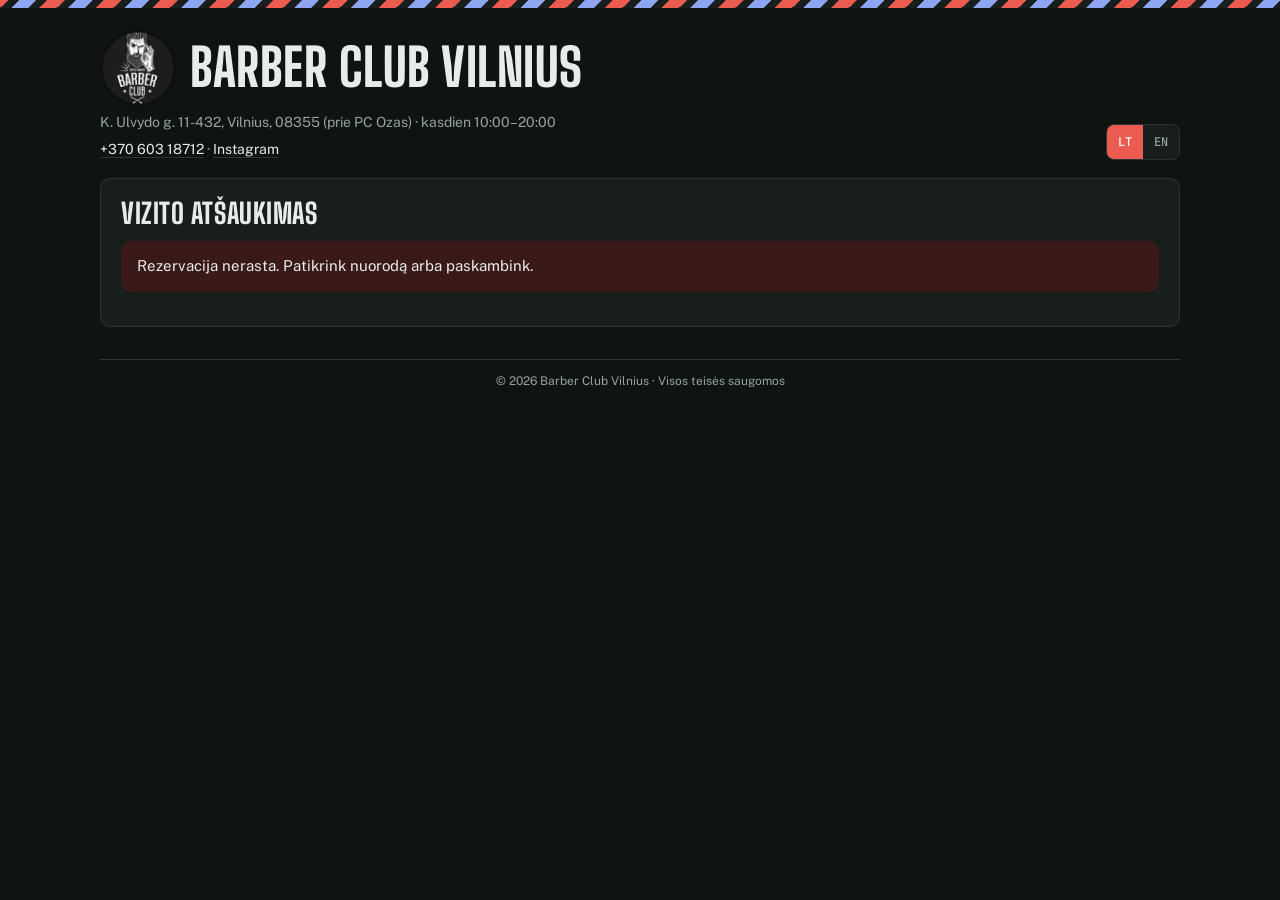
<file: live/cancel.html>
<!doctype html>
<html lang="lt" data-theme="dark">
<head>
<meta charset="utf-8">
<meta name="viewport" content="width=device-width,initial-scale=1,viewport-fit=cover">
<meta name="theme-color" content="#0f1412" media="(prefers-color-scheme: light)">
<meta name="theme-color" content="#0f1412" media="(prefers-color-scheme: dark)">
<meta name="description" content="Barber Club Vilnius – registracija internetu. K. Ulvydo g. 11-432, Vilnius.">
<title>Barber Club Vilnius – vizito atšaukimas</title>
<meta name="robots" content="noindex">
<link rel="icon" href="logo.webp" type="image/webp">
<link rel="apple-touch-icon" href="apple-touch-icon.png">
<link rel="manifest" href="manifest.webmanifest">
<meta name="apple-mobile-web-app-title" content="Barber Club">
<meta name="apple-mobile-web-app-capable" content="yes">
<link rel="stylesheet" href="fonts.css?v=48">
<link rel="stylesheet" href="style.css?v=48">
<script src="vendor/supabase-2.118.0.js"></script>
</head>
<body>
<a class="skip" id="skip" href="#client">Pereiti prie turinio</a>
<div class="pole" aria-hidden="true"></div>
<div class="wrap">
  <header>
    <div class="brand">
      <div class="brand-row"><img class="logo" src="logo.webp" width="76" height="76" alt="Barber Club"><h1>Barber Club Vilnius</h1></div>
      <p id="t-addr"></p>
      <p class="contact"><a href="tel:+37060318712">+370 603 18712</a> · <a href="https://www.instagram.com/barber_club_vilnius/" target="_blank" rel="noopener">Instagram</a></p>
    </div>
    <div class="controls">
      <div class="lang" role="group" aria-label="Kalba / Language">
        <button id="lang-lt" lang="lt" aria-pressed="true">LT</button>
        <button id="lang-en" lang="en" aria-pressed="false">EN</button>
        <button id="lang-tr" lang="tr" aria-pressed="false">TR</button>
      </div>
    </div>
  </header>

  <main id="client" tabindex="-1"><section class="panel"><p class="loading">…</p></section></main>

  <footer><div class="foot-row"><span id="t-foot"></span></div></footer>
</div>
<div class="toast" id="toast" aria-hidden="true" hidden></div>
<div class="sr-only" id="live" role="status" aria-live="polite"></div>

<script src="shared.js?v=48"></script>
<script>
const C = {
  lt: { title: 'Vizito atšaukimas', notFound: 'Rezervacija nerasta. Patikrink nuorodą arba paskambink.', service: 'Paslauga', barber: 'Barberis', time: 'Laikas', code: 'Kodas',
        ask: 'Ar tikrai nori atšaukti šį vizitą?', btn: 'Taip, atšaukti vizitą', sending: 'Atšaukiama…', done: 'Vizitas atšauktas. Laikas atlaisvintas kitiems klientams.',
        already: 'Šis vizitas jau atšauktas.', late: `Atšaukti internetu jau per vėlu. Paskambink ${SHOP_PHONE}.`, fail: 'Nepavyko. Bandyk dar kartą arba paskambink.', again: 'Užsirašyti iš naujo', foot: `© ${new Date().getFullYear()} Barber Club Vilnius · Visos teisės saugomos` },
  en: { title: 'Cancel appointment', notFound: 'Booking not found. Check the link or call us.', service: 'Service', barber: 'Barber', time: 'Time', code: 'Code',
        ask: 'Do you really want to cancel this appointment?', btn: 'Yes, cancel appointment', sending: 'Cancelling…', done: 'Appointment cancelled. The slot is free for others now.',
        already: 'This appointment is already cancelled.', late: `It’s too late to cancel online. Please call ${SHOP_PHONE}.`, fail: 'Something went wrong. Try again or call us.', again: 'Book again', foot: `© ${new Date().getFullYear()} Barber Club Vilnius · All rights reserved` },
  tr: { title: 'Randevu iptali', notFound: 'Randevu bulunamadı. Linki kontrol edin veya bizi arayın.', service: 'Hizmet', barber: 'Berber', time: 'Saat', code: 'Kod',
        ask: 'Bu randevuyu iptal etmek istediğinize emin misiniz?', btn: 'Evet, iptal et', sending: 'İptal ediliyor…', done: 'Randevu iptal edildi. Saat artık başkaları için açık.',
        already: 'Bu randevu zaten iptal edilmiş.', late: `Online iptal için çok geç. Lütfen ${SHOP_PHONE} numarasını arayın.`, fail: 'Bir hata oluştu. Tekrar deneyin veya bizi arayın.', again: 'Yeni randevu al', foot: `© ${new Date().getFullYear()} Barber Club Vilnius · Tüm hakları saklıdır` }
};
const P = new URLSearchParams(location.search), TOKEN = P.get('t') || '';
if (['lt','en','tr'].includes(P.get('lang'))) LANG = P.get('lang');
const main = document.getElementById('client');
let B = null, SVC = null, state = 'loading';
function render() {
  const t = { ...COMMON[LANG], ...C[LANG] }; paintCommon(); document.title = `Barber Club Vilnius – ${t.title}`;
  document.getElementById('t-foot').textContent = t.foot;
  if (state === 'loading') { main.innerHTML = `<section class="panel"><p class="loading">${t.loading}</p></section>`; return; }
  if (state === 'missing') { main.innerHTML = `<section class="panel"><h2>${t.title}</h2><p class="alert bad">${t.notFound}</p></section>`; return; }
  const rows = `<div class="sum-row"><span>${t.service}</span><span>${esc(svcName(SVC) || '')}</span></div>
    <div class="sum-row"><span>${t.barber}</span><span>${esc(B.barber_name)}</span></div>
    <div class="sum-row"><span>${t.time}</span><span>${niceDate(B.day)}, ${hm(B.start_min)}–${hm(B.end_min)}</span></div>
    <div class="sum-row"><span>${t.code}</span><span translate="no">${esc(B.code)}</span></div>`;
  let body;
  if (state === 'cancelled') body = `<p class="alert">${t.done}</p><a class="btn" href="./">${t.again}</a>`;
  else if (B.status === 'cancelled') body = `<p class="alert">${t.already}</p><a class="btn" href="./">${t.again}</a>`;
  else if (!B.can_cancel) body = `<p class="alert bad">${t.late}</p><a class="btn" href="tel:${SHOP_TEL}">${SHOP_PHONE}</a>`;
  else body = `<p>${t.ask}</p><button class="btn red" id="go" ${state === 'sending' ? 'disabled aria-busy="true"' : ''}>${state === 'sending' ? t.sending : t.btn}</button>`;
  main.innerHTML = `<section class="panel" style="max-width:520px;margin:0 auto"><h2>${t.title}</h2>${rows}<div style="margin-top:16px">${body}</div></section>`;
  const go = document.getElementById('go');
  if (go) go.onclick = async () => {
    state = 'sending'; render();
    const { error } = await sb.rpc('cancel_by_token', { p_token: TOKEN });
    if (error) { const m = String(error.message || ''); if (m.includes('too_late')) { B.can_cancel = false; state = 'ok'; } else { state = 'ok'; toast(C[LANG].fail); } }
    else state = 'cancelled';
    render();
  };
}
bindLangButtons(render);
document.getElementById('skip').onclick = e => { e.preventDefault(); main.focus(); };
(async () => {
  render();
  if (!/^[0-9a-f-]{36}$/i.test(TOKEN)) { state = 'missing'; return render(); }
  const [r, s] = await Promise.all([sb.rpc('booking_by_token', { p_token: TOKEN }), sb.from('services').select('*')]);
  B = (r.data || [])[0]; if (r.error || !B) { state = 'missing'; return render(); }
  SVC = (s.data || []).find(x => x.id === B.service_id) || null;
  state = 'ok'; render();
})();
</script>
</body>
</html>
</file>
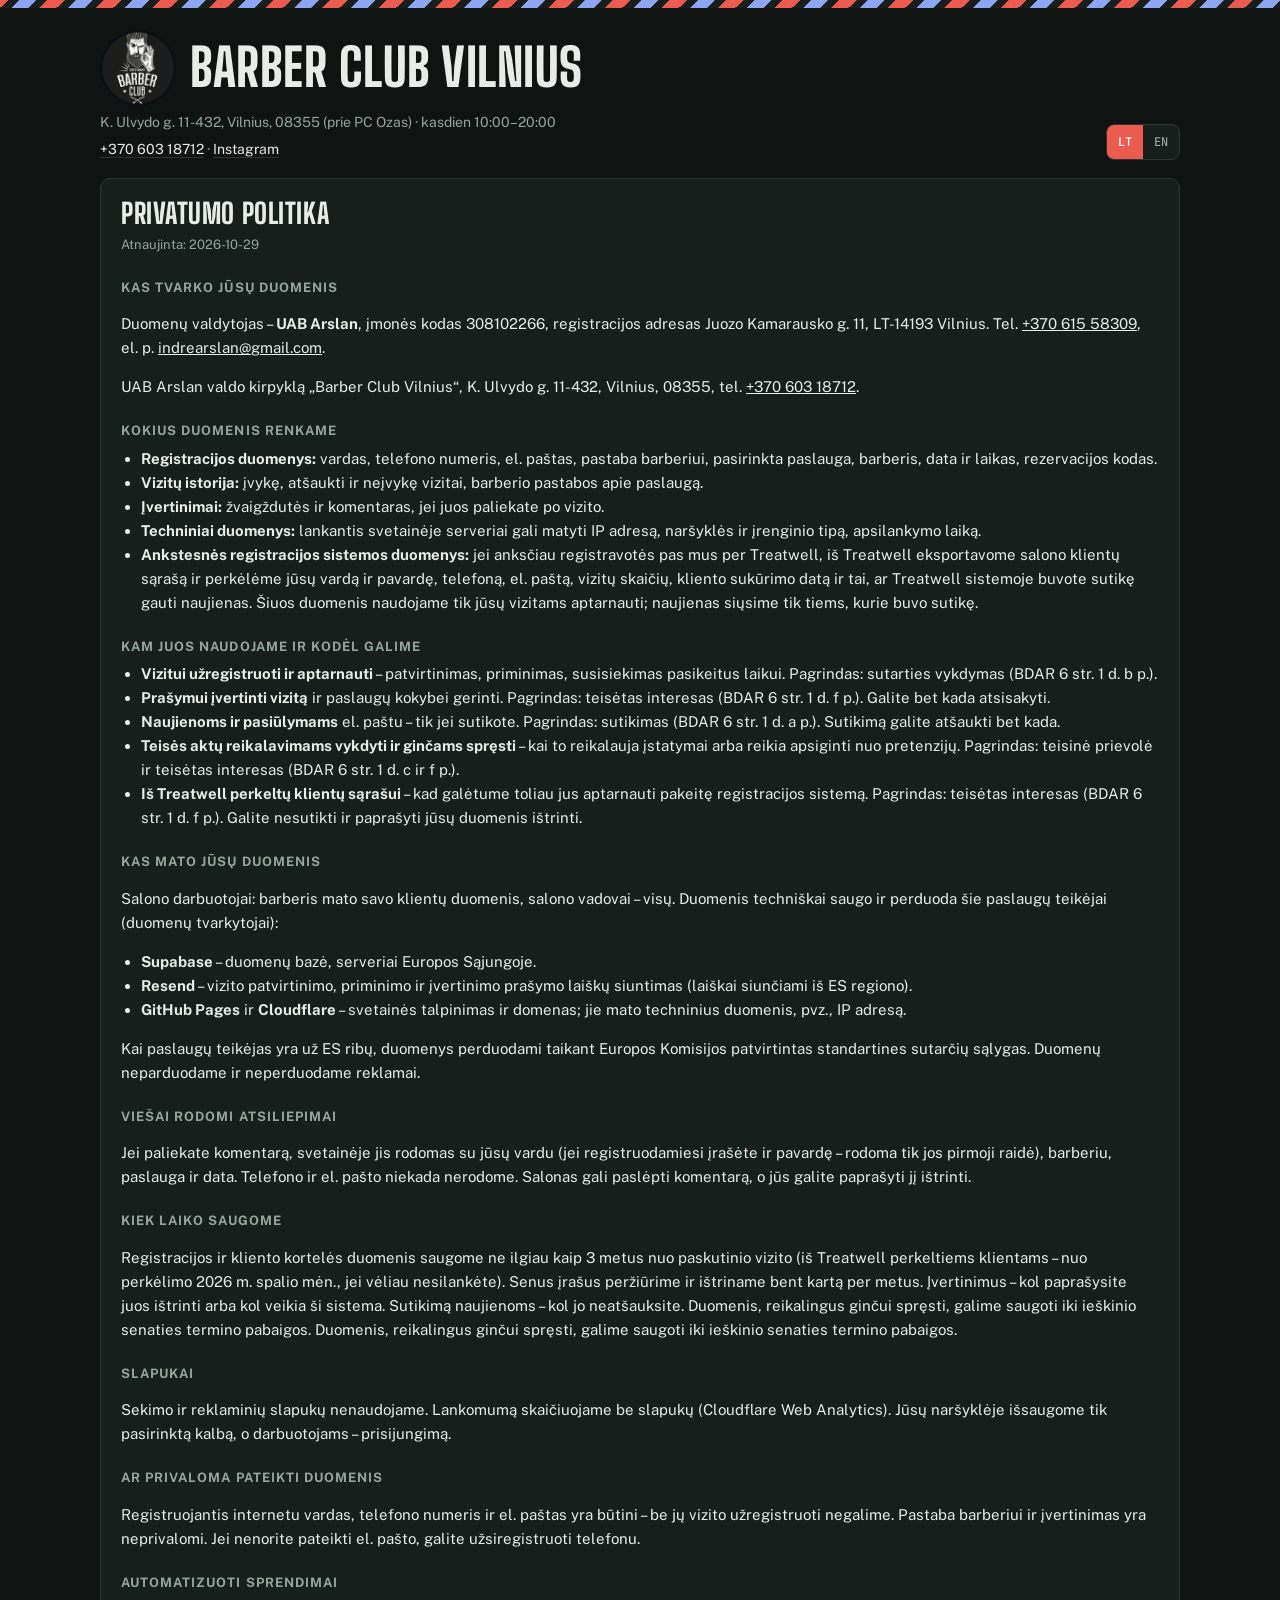
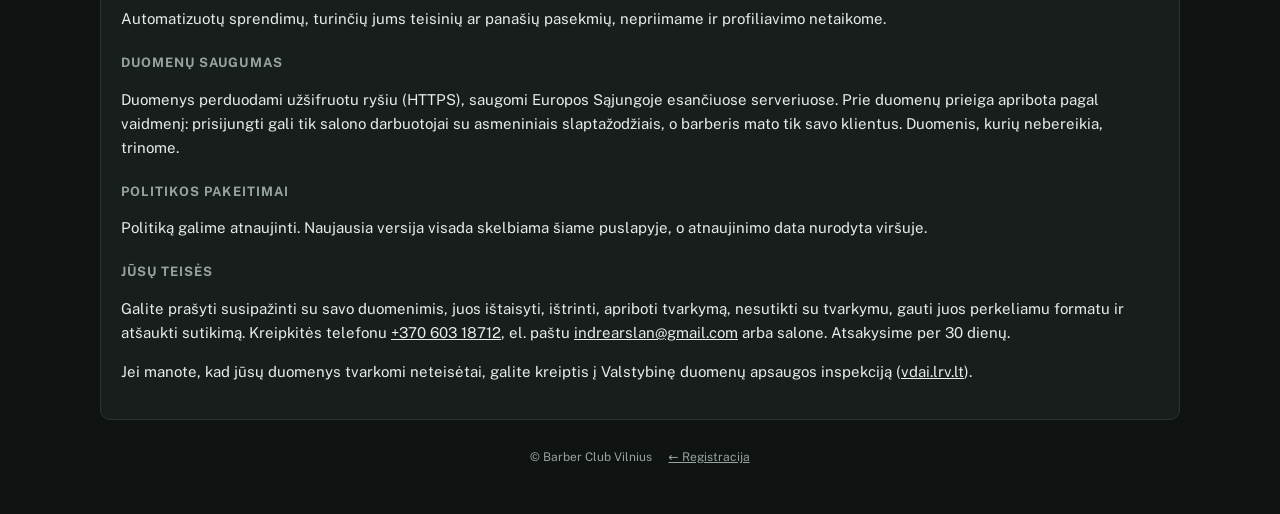
<file: live/privacy.html>
<!doctype html>
<html lang="lt" data-theme="dark">
<head>
<meta charset="utf-8">
<meta name="viewport" content="width=device-width,initial-scale=1,viewport-fit=cover">
<meta name="theme-color" content="#0f1412" media="(prefers-color-scheme: light)">
<meta name="theme-color" content="#0f1412" media="(prefers-color-scheme: dark)">
<meta name="description" content="Barber Club Vilnius privatumo politika: kokius duomenis renkame registruojantis ir kaip juos saugome.">
<title>Barber Club Vilnius – privatumo politika</title>
<link rel="icon" href="logo.webp" type="image/webp">
<link rel="apple-touch-icon" href="apple-touch-icon.png">
<link rel="manifest" href="manifest.webmanifest">
<meta name="apple-mobile-web-app-title" content="Barber Club">
<meta name="apple-mobile-web-app-capable" content="yes">
<link rel="stylesheet" href="fonts.css?v=48">
<link rel="stylesheet" href="style.css?v=48">
<script src="vendor/supabase-2.118.0.js"></script>
</head>
<body>
<a class="skip" id="skip" href="#doc">Pereiti prie turinio</a>
<div class="pole" aria-hidden="true"></div>
<div class="wrap">
  <header>
    <div class="brand">
      <div class="brand-row"><img class="logo" src="logo.webp" width="76" height="76" alt="Barber Club"><h1>Barber Club Vilnius</h1></div>
      <p id="t-addr"></p>
      <p class="contact"><a href="tel:+37060318712">+370 603 18712</a> · <a href="https://www.instagram.com/barber_club_vilnius/" target="_blank" rel="noopener">Instagram</a></p>
    </div>
    <div class="controls">
      <div class="lang" role="group" aria-label="Kalba / Language">
        <button id="lang-lt" lang="lt" aria-pressed="true">LT</button>
        <button id="lang-en" lang="en" aria-pressed="false">EN</button>
        <button id="lang-tr" lang="tr" aria-pressed="false">TR</button>
      </div>
    </div>
  </header>

  <main id="doc" tabindex="-1">
<article class="panel policy" data-l="lt" lang="lt">
<h2>Privatumo politika</h2>
<p class="upd">Atnaujinta: 2026-10-29</p>
<h3>Kas tvarko jūsų duomenis</h3>
<p>Duomenų valdytojas – <b>UAB Arslan</b>, įmonės kodas 308102266, registracijos adresas Juozo Kamarausko g. 11, LT-14193 Vilnius. Tel. <a href="tel:+37061558309">+370 615 58309</a>, el. p. <a href="mailto:indrearslan@gmail.com">indrearslan@gmail.com</a>.</p>
<p>UAB Arslan valdo kirpyklą „Barber Club Vilnius“, K. Ulvydo g. 11-432, Vilnius, 08355, tel. <a href="tel:+37060318712">+370 603 18712</a>.</p>
<h3>Kokius duomenis renkame</h3>
<ul>
<li><b>Registracijos duomenys:</b> vardas, telefono numeris, el. paštas, pastaba barberiui, pasirinkta paslauga, barberis, data ir laikas, rezervacijos kodas.</li>
<li><b>Vizitų istorija:</b> įvykę, atšaukti ir neįvykę vizitai, barberio pastabos apie paslaugą.</li>
<li><b>Įvertinimai:</b> žvaigždutės ir komentaras, jei juos paliekate po vizito.</li>
<li><b>Techniniai duomenys:</b> lankantis svetainėje serveriai gali matyti IP adresą, naršyklės ir įrenginio tipą, apsilankymo laiką.</li>
<li><b>Ankstesnės registracijos sistemos duomenys:</b> jei anksčiau registravotės pas mus per Treatwell, iš Treatwell eksportavome salono klientų sąrašą ir perkėlėme jūsų vardą ir pavardę, telefoną, el. paštą, vizitų skaičių, kliento sukūrimo datą ir tai, ar Treatwell sistemoje buvote sutikę gauti naujienas. Šiuos duomenis naudojame tik jūsų vizitams aptarnauti; naujienas siųsime tik tiems, kurie buvo sutikę.</li>
</ul>
<h3>Kam juos naudojame ir kodėl galime</h3>
<ul>
<li><b>Vizitui užregistruoti ir aptarnauti</b> – patvirtinimas, priminimas, susisiekimas pasikeitus laikui. Pagrindas: sutarties vykdymas (BDAR 6 str. 1 d. b p.).</li>
<li><b>Prašymui įvertinti vizitą</b> ir paslaugų kokybei gerinti. Pagrindas: teisėtas interesas (BDAR 6 str. 1 d. f p.). Galite bet kada atsisakyti.</li>
<li><b>Naujienoms ir pasiūlymams</b> el. paštu – tik jei sutikote. Pagrindas: sutikimas (BDAR 6 str. 1 d. a p.). Sutikimą galite atšaukti bet kada.</li>
<li><b>Teisės aktų reikalavimams vykdyti ir ginčams spręsti</b> – kai to reikalauja įstatymai arba reikia apsiginti nuo pretenzijų. Pagrindas: teisinė prievolė ir teisėtas interesas (BDAR 6 str. 1 d. c ir f p.).</li>
<li><b>Iš Treatwell perkeltų klientų sąrašui</b> – kad galėtume toliau jus aptarnauti pakeitę registracijos sistemą. Pagrindas: teisėtas interesas (BDAR 6 str. 1 d. f p.). Galite nesutikti ir paprašyti jūsų duomenis ištrinti.</li>
</ul>
<h3>Kas mato jūsų duomenis</h3>
<p>Salono darbuotojai: barberis mato savo klientų duomenis, salono vadovai – visų. Duomenis techniškai saugo ir perduoda šie paslaugų teikėjai (duomenų tvarkytojai):</p>
<ul>
<li><b>Supabase</b> – duomenų bazė, serveriai Europos Sąjungoje.</li>
<li><b>Resend</b> – vizito patvirtinimo, priminimo ir įvertinimo prašymo laiškų siuntimas (laiškai siunčiami iš ES regiono).</li>
<li><b>GitHub Pages</b> ir <b>Cloudflare</b> – svetainės talpinimas ir domenas; jie mato techninius duomenis, pvz., IP adresą.</li>
</ul>
<p>Kai paslaugų teikėjas yra už ES ribų, duomenys perduodami taikant Europos Komisijos patvirtintas standartines sutarčių sąlygas. Duomenų neparduodame ir neperduodame reklamai.</p>
<h3>Viešai rodomi atsiliepimai</h3>
<p>Jei paliekate komentarą, svetainėje jis rodomas su jūsų vardu (jei registruodamiesi įrašėte ir pavardę – rodoma tik jos pirmoji raidė), barberiu, paslauga ir data. Telefono ir el. pašto niekada nerodome. Salonas gali paslėpti komentarą, o jūs galite paprašyti jį ištrinti.</p>
<h3>Kiek laiko saugome</h3>
<p>Registracijos ir kliento kortelės duomenis saugome ne ilgiau kaip 3 metus nuo paskutinio vizito (iš Treatwell perkeltiems klientams – nuo perkėlimo 2026 m. spalio mėn., jei vėliau nesilankėte). Senus įrašus peržiūrime ir ištriname bent kartą per metus. Įvertinimus – kol paprašysite juos ištrinti arba kol veikia ši sistema. Sutikimą naujienoms – kol jo neatšauksite. Duomenis, reikalingus ginčui spręsti, galime saugoti iki ieškinio senaties termino pabaigos. Duomenis, reikalingus ginčui spręsti, galime saugoti iki ieškinio senaties termino pabaigos.</p>
<h3>Slapukai</h3>
<p>Sekimo ir reklaminių slapukų nenaudojame. Lankomumą skaičiuojame be slapukų (Cloudflare Web Analytics). Jūsų naršyklėje išsaugome tik pasirinktą kalbą, o darbuotojams – prisijungimą.</p>
<h3>Ar privaloma pateikti duomenis</h3>
<p>Registruojantis internetu vardas, telefono numeris ir el. paštas yra būtini – be jų vizito užregistruoti negalime. Pastaba barberiui ir įvertinimas yra neprivalomi. Jei nenorite pateikti el. pašto, galite užsiregistruoti telefonu.</p>
<h3>Automatizuoti sprendimai</h3>
<p>Automatizuotų sprendimų, turinčių jums teisinių ar panašių pasekmių, nepriimame ir profiliavimo netaikome.</p>
<h3>Duomenų saugumas</h3>
<p>Duomenys perduodami užšifruotu ryšiu (HTTPS), saugomi Europos Sąjungoje esančiuose serveriuose. Prie duomenų prieiga apribota pagal vaidmenį: prisijungti gali tik salono darbuotojai su asmeniniais slaptažodžiais, o barberis mato tik savo klientus. Duomenis, kurių nebereikia, trinome.</p>
<h3>Politikos pakeitimai</h3>
<p>Politiką galime atnaujinti. Naujausia versija visada skelbiama šiame puslapyje, o atnaujinimo data nurodyta viršuje.</p>
<h3>Jūsų teisės</h3>
<p>Galite prašyti susipažinti su savo duomenimis, juos ištaisyti, ištrinti, apriboti tvarkymą, nesutikti su tvarkymu, gauti juos perkeliamu formatu ir atšaukti sutikimą. Kreipkitės telefonu <a href="tel:+37060318712">+370 603 18712</a>, el. paštu <a href="mailto:indrearslan@gmail.com">indrearslan@gmail.com</a> arba salone. Atsakysime per 30 dienų.</p>
<p>Jei manote, kad jūsų duomenys tvarkomi neteisėtai, galite kreiptis į Valstybinę duomenų apsaugos inspekciją (<a href="https://vdai.lrv.lt" target="_blank" rel="noopener">vdai.lrv.lt</a>).</p>
</article>

<article class="panel policy" data-l="en" lang="en" hidden>
<h2>Privacy policy</h2>
<p class="upd">Updated: 2026-10-29</p>
<h3>Who handles your data</h3>
<p>The data controller is <b>UAB Arslan</b>, company code 308102266, registered address Juozo Kamarausko g. 11, LT-14193 Vilnius, Lithuania. Phone <a href="tel:+37061558309">+370 615 58309</a>, email <a href="mailto:indrearslan@gmail.com">indrearslan@gmail.com</a>.</p>
<p>UAB Arslan runs the barbershop “Barber Club Vilnius”, K. Ulvydo g. 11-432, Vilnius, 08355, phone <a href="tel:+37060318712">+370 603 18712</a>.</p>
<h3>What we collect</h3>
<ul>
<li><b>Booking details:</b> name, phone number, email, note for the barber, chosen service, barber, date and time, booking code.</li>
<li><b>Visit history:</b> completed, cancelled and missed visits, the barber’s notes about the service.</li>
<li><b>Ratings:</b> stars and a comment, if you leave them after a visit.</li>
<li><b>Technical data:</b> when you visit the website, servers may see your IP address, browser and device type and the time of the visit.</li>
<li><b>Data from our previous booking system:</b> if you booked with us through Treatwell before, we exported the salon’s client list from Treatwell and transferred your first and last name, phone, email, number of visits, the date your client record was created and whether you had agreed to receive news in Treatwell. We use this only to serve your visits; news is sent only to those who agreed.</li>
</ul>
<h3>Why we use it and on what basis</h3>
<ul>
<li><b>To book and serve your visit</b> – confirmation, reminder, contacting you about changes. Basis: performance of a contract (GDPR Art. 6(1)(b)).</li>
<li><b>To ask you to rate your visit</b> and improve our service. Basis: legitimate interest (Art. 6(1)(f)). You can opt out at any time.</li>
<li><b>News and offers</b> by email – only if you agreed. Basis: consent (Art. 6(1)(a)). You can withdraw it at any time.</li>
<li><b>To meet legal requirements and resolve disputes</b> – where the law requires it or we need to defend against claims. Basis: legal obligation and legitimate interest (GDPR Art. 6(1)(c) and (f)).</li>
<li><b>The client list transferred from Treatwell</b> – so we can keep serving you after changing our booking system. Basis: legitimate interest (Art. 6(1)(f)). You can object and ask us to delete your data.</li>
</ul>
<h3>Who sees your data</h3>
<p>Salon staff: a barber sees their own clients, the salon managers see all. These service providers (processors) store and deliver the data for us:</p>
<ul>
<li><b>Supabase</b> – database, servers in the European Union.</li>
<li><b>Resend</b> – sending booking confirmation, reminder and rating request emails (sent from the EU region).</li>
<li><b>GitHub Pages</b> and <b>Cloudflare</b> – website hosting and domain; they see technical data such as your IP address.</li>
</ul>
<p>Where a provider is outside the EU, data is transferred under the European Commission’s standard contractual clauses. We never sell your data or share it for advertising.</p>
<h3>Public reviews</h3>
<p>If you leave a comment, the website shows it with your first name (if you also entered a surname when booking, only its first letter), the barber, the service and the date. Your phone and email are never shown. The salon can hide a comment, and you can ask us to delete it.</p>
<h3>How long we keep it</h3>
<p>Booking and client card data: no longer than 3 years after your last visit (for clients transferred from Treatwell, counted from the transfer in October 2026 if you have not visited since). We review and delete old records at least once a year. Ratings: until you ask us to delete them or this system is closed. Consent for news: until you withdraw it. Data needed to resolve a dispute may be kept until the limitation period ends.</p>
<h3>Cookies</h3>
<p>We use no tracking or advertising cookies. Visits are counted without cookies (Cloudflare Web Analytics). Your browser only stores your chosen language, and the login for staff.</p>
<h3>Do you have to provide your data</h3>
<p>To book online, your name, phone number and email are required – without them we cannot book your visit. A note for the barber and a rating are optional. If you prefer not to give your email, you can book by phone.</p>
<h3>Automated decisions</h3>
<p>We make no automated decisions with legal or similarly significant effects on you and do no profiling.</p>
<h3>Data security</h3>
<p>Data is transmitted over an encrypted connection (HTTPS) and stored on servers in the European Union. Access is limited by role: only salon staff with personal passwords can log in, and a barber sees only their own clients. Data we no longer need is deleted.</p>
<h3>Changes to this policy</h3>
<p>We may update this policy. The latest version is always published on this page, with the update date at the top.</p>
<h3>Your rights</h3>
<p>You can ask to access, correct or delete your data, restrict or object to its use, receive it in a portable format and withdraw consent. Call <a href="tel:+37060318712">+370 603 18712</a>, email <a href="mailto:indrearslan@gmail.com">indrearslan@gmail.com</a> or ask at the salon. We reply within 30 days.</p>
<p>If you think your data is handled unlawfully, you can complain to the State Data Protection Inspectorate of Lithuania (<a href="https://vdai.lrv.lt" target="_blank" rel="noopener">vdai.lrv.lt</a>).</p>
</article>
</main>

  <footer><div class="foot-row"><span>© Barber Club Vilnius</span><a href="./" id="back">← Registracija</a></div></footer>
</div>
<script src="shared.js?v=48"></script>
<script>
function paint() {
  paintCommon();
  document.querySelectorAll('.policy').forEach(a => a.hidden = a.dataset.l !== (LANG === 'lt' ? 'lt' : 'en'));
  document.title = { lt: 'Barber Club Vilnius – privatumo politika', en: 'Barber Club Vilnius – privacy policy', tr: 'Barber Club Vilnius – gizlilik politikası' }[LANG];
  document.getElementById('back').textContent = { lt: '← Registracija', en: '← Booking', tr: '← Randevu' }[LANG];
}
bindLangButtons(paint);
paint();
</script>
</body>
</html>
</file>
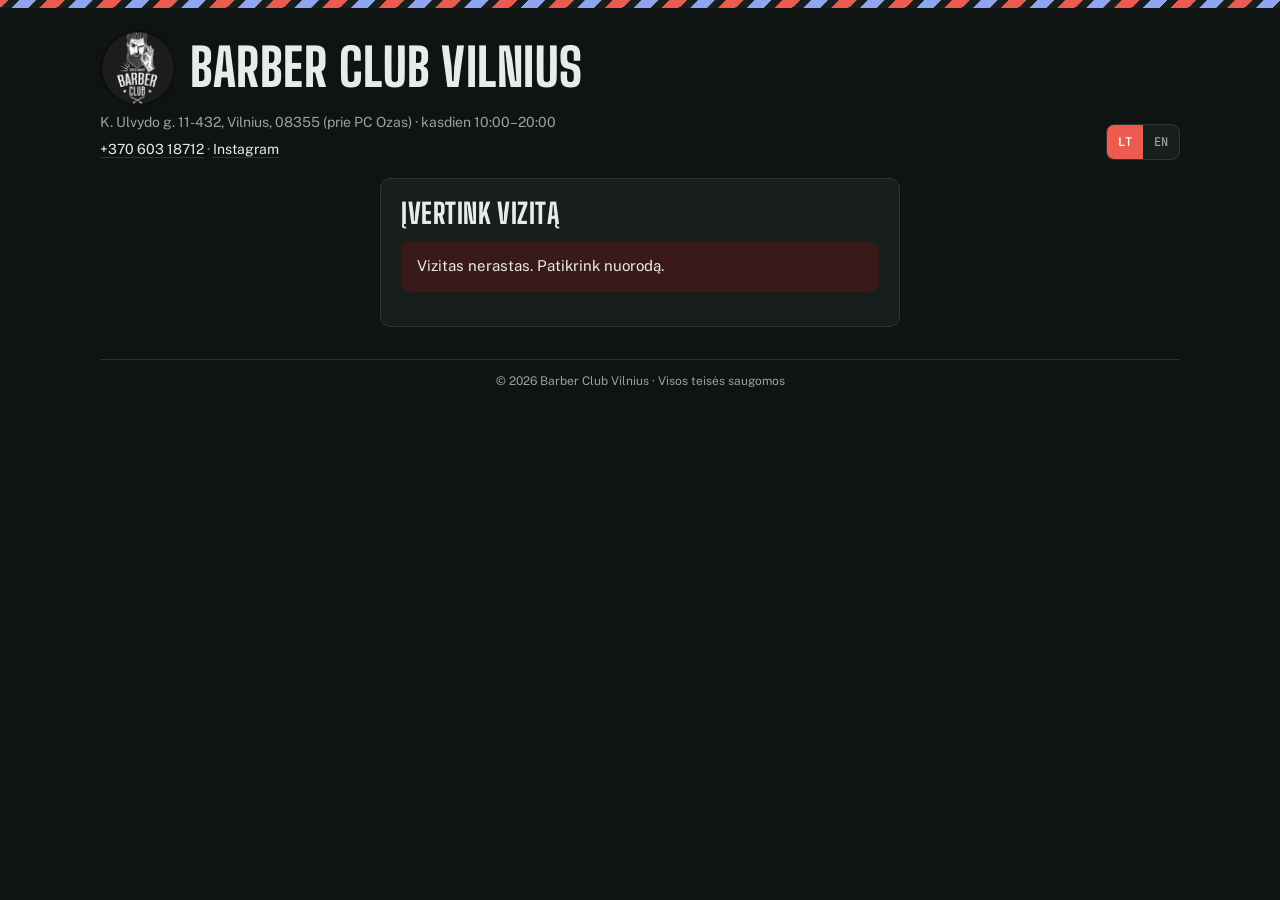
<file: live/rate.html>
<!doctype html>
<html lang="lt" data-theme="dark">
<head>
<meta charset="utf-8">
<meta name="viewport" content="width=device-width,initial-scale=1,viewport-fit=cover">
<meta name="theme-color" content="#0f1412" media="(prefers-color-scheme: light)">
<meta name="theme-color" content="#0f1412" media="(prefers-color-scheme: dark)">
<meta name="description" content="Barber Club Vilnius – registracija internetu. K. Ulvydo g. 11-432, Vilnius.">
<title>Barber Club Vilnius – įvertinimas</title>
<meta name="robots" content="noindex">
<link rel="icon" href="logo.webp" type="image/webp">
<link rel="apple-touch-icon" href="apple-touch-icon.png">
<link rel="manifest" href="manifest.webmanifest">
<meta name="apple-mobile-web-app-title" content="Barber Club">
<meta name="apple-mobile-web-app-capable" content="yes">
<link rel="stylesheet" href="fonts.css?v=48">
<link rel="stylesheet" href="style.css?v=48">
<script src="vendor/supabase-2.118.0.js"></script>
</head>
<body>
<a class="skip" id="skip" href="#client">Pereiti prie turinio</a>
<div class="pole" aria-hidden="true"></div>
<div class="wrap">
  <header>
    <div class="brand">
      <div class="brand-row"><img class="logo" src="logo.webp" width="76" height="76" alt="Barber Club"><h1>Barber Club Vilnius</h1></div>
      <p id="t-addr"></p>
      <p class="contact"><a href="tel:+37060318712">+370 603 18712</a> · <a href="https://www.instagram.com/barber_club_vilnius/" target="_blank" rel="noopener">Instagram</a></p>
    </div>
    <div class="controls">
      <div class="lang" role="group" aria-label="Kalba / Language">
        <button id="lang-lt" lang="lt" aria-pressed="true">LT</button>
        <button id="lang-en" lang="en" aria-pressed="false">EN</button>
        <button id="lang-tr" lang="tr" aria-pressed="false">TR</button>
      </div>
    </div>
  </header>

  <main id="client" tabindex="-1"><section class="panel"><p class="loading">…</p></section></main>

  <footer><div class="foot-row"><span id="t-foot"></span></div></footer>
</div>
<div class="toast" id="toast" aria-hidden="true" hidden></div>
<div class="sr-only" id="live" role="status" aria-live="polite"></div>

<script src="shared.js?v=48"></script>
<script>
const C = {
  lt: { title: 'Įvertink vizitą', notFound: 'Vizitas nerastas. Patikrink nuorodą.', q: b => `Kaip vertini vizitą pas ${b}?`, comment: 'Komentaras (nebūtina)', send: 'Siųsti įvertinimą', sending: 'Siunčiama…',
        thanks: 'Ačiū už įvertinimą! 🙏', done: s => `Jau įvertinai: ${'★'.repeat(s)}${'☆'.repeat(5 - s)}. Ačiū!`, early: 'Įvertinti galėsi po vizito.', late: 'Šio vizito įvertinti nebegalima.', pick: 'Pasirink žvaigždučių skaičių.', fail: 'Nepavyko. Bandyk dar kartą.', again: 'Užsirašyti dar kartą', foot: `© ${new Date().getFullYear()} Barber Club Vilnius · Visos teisės saugomos`, stars: ['Labai blogai','Blogai','Normaliai','Gerai','Puikiai'] },
  en: { title: 'Rate your visit', notFound: 'Visit not found. Check the link.', q: b => `How was your visit with ${b}?`, comment: 'Comment (optional)', send: 'Send rating', sending: 'Sending…',
        thanks: 'Thanks for your rating! 🙏', done: s => `Already rated: ${'★'.repeat(s)}${'☆'.repeat(5 - s)}. Thank you!`, early: 'You can rate after your visit.', late: 'This visit can no longer be rated.', pick: 'Pick a number of stars.', fail: 'Something went wrong. Try again.', again: 'Book again', foot: `© ${new Date().getFullYear()} Barber Club Vilnius · All rights reserved`, stars: ['Very bad','Bad','Okay','Good','Excellent'] },
  tr: { title: 'Ziyaretini değerlendir', notFound: 'Ziyaret bulunamadı. Linki kontrol et.', q: b => `${b} ile ziyaretin nasıldı?`, comment: 'Yorum (isteğe bağlı)', send: 'Gönder', sending: 'Gönderiliyor…',
        thanks: 'Değerlendirmen için teşekkürler! 🙏', done: s => `Zaten değerlendirdin: ${'★'.repeat(s)}${'☆'.repeat(5 - s)}. Teşekkürler!`, early: 'Ziyaretten sonra değerlendirebilirsin.', late: 'Bu ziyaret artık değerlendirilemez.', pick: 'Yıldız sayısını seç.', fail: 'Bir hata oluştu. Tekrar dene.', again: 'Yeni randevu al', foot: `© ${new Date().getFullYear()} Barber Club Vilnius · Tüm hakları saklıdır`, stars: ['Çok kötü','Kötü','İdare eder','İyi','Mükemmel'] }
};
const P = new URLSearchParams(location.search), TOKEN = P.get('t') || '';
if (['lt','en','tr'].includes(P.get('lang'))) LANG = P.get('lang');
const main = document.getElementById('client');
let R = null, state = 'loading', pick = Math.min(5, Math.max(0, parseInt(P.get('s') || '0', 10) || 0)), comment = '';
function render() {
  const t = { ...COMMON[LANG], ...C[LANG] }; paintCommon(); document.title = `Barber Club Vilnius – ${t.title}`;
  document.getElementById('t-foot').textContent = t.foot;
  const box = inner => { main.innerHTML = `<section class="panel" style="max-width:520px;margin:0 auto"><h2>${t.title}</h2>${inner}</section>`; };
  if (state === 'loading') return box(`<p class="loading">${t.loading}</p>`);
  if (state === 'missing') return box(`<p class="alert bad">${t.notFound}</p>`);
  if (state === 'thanks') return box(`<p class="alert">${t.thanks}</p><a class="btn" href="./">${t.again}</a>`);
  if (R.stars) return box(`<p class="alert">${t.done(R.stars)}</p><a class="btn" href="./">${t.again}</a>`);
  if (!R.can_rate) return box(`<p class="alert">${new Date(R.day + 'T00:00:00') > new Date() ? t.early : t.late}</p>`);
  const stars = [1,2,3,4,5].map(n => `<button type="button" class="star" data-s="${n}" aria-pressed="${pick >= n}" aria-label="${n} – ${t.stars[n-1]}">★</button>`).join('');
  box(`<p style="margin:0 0 4px">${esc(t.q(R.barber_name))}</p><p class="info" style="margin:0 0 10px">${niceDate(R.day)}, ${hm(R.start_min)}</p>
    <div class="stars" role="group" aria-label="${t.title}">${stars}</div><p class="info" style="min-height:1.4em;margin:4px 0 12px">${pick ? t.stars[pick-1] : ''}</p>
    <div class="field"><label for="cm">${t.comment}</label><textarea id="cm" rows="3" maxlength="500">${esc(comment)}</textarea></div>
    <button class="btn red" id="go" ${state === 'sending' ? 'disabled aria-busy="true"' : ''}>${state === 'sending' ? t.sending : t.send}</button>`);
  main.querySelectorAll('[data-s]').forEach(b => b.onclick = () => { comment = main.querySelector('#cm').value; pick = +b.dataset.s; render(); });
  main.querySelector('#go').onclick = async () => {
    comment = main.querySelector('#cm').value;
    if (!pick) { toast(t.pick); return; }
    state = 'sending'; render();
    const { error } = await sb.rpc('rate_by_token', { p_token: TOKEN, p_stars: pick, p_comment: comment || null });
    if (!error) { state = 'thanks'; return render(); }
    const m = String(error.message || '');
    if (m.includes('already')) { R.stars = pick; state = 'ok'; }
    else if (m.includes('too_late')) { R.can_rate = false; state = 'ok'; }
    else { state = 'ok'; toast(t.fail); }
    render();
  };
}
bindLangButtons(render);
document.getElementById('skip').onclick = e => { e.preventDefault(); main.focus(); };
(async () => {
  render();
  if (!/^[0-9a-f-]{36}$/i.test(TOKEN)) { state = 'missing'; return render(); }
  const r = await sb.rpc('rating_info', { p_token: TOKEN });
  R = (r.data || [])[0]; if (r.error || !R) { state = 'missing'; return render(); }
  if (!P.get('lang') && ['lt','en','tr'].includes(R.lang)) LANG = R.lang;
  state = 'ok'; render();
})();
</script>
</body>
</html>
</file>
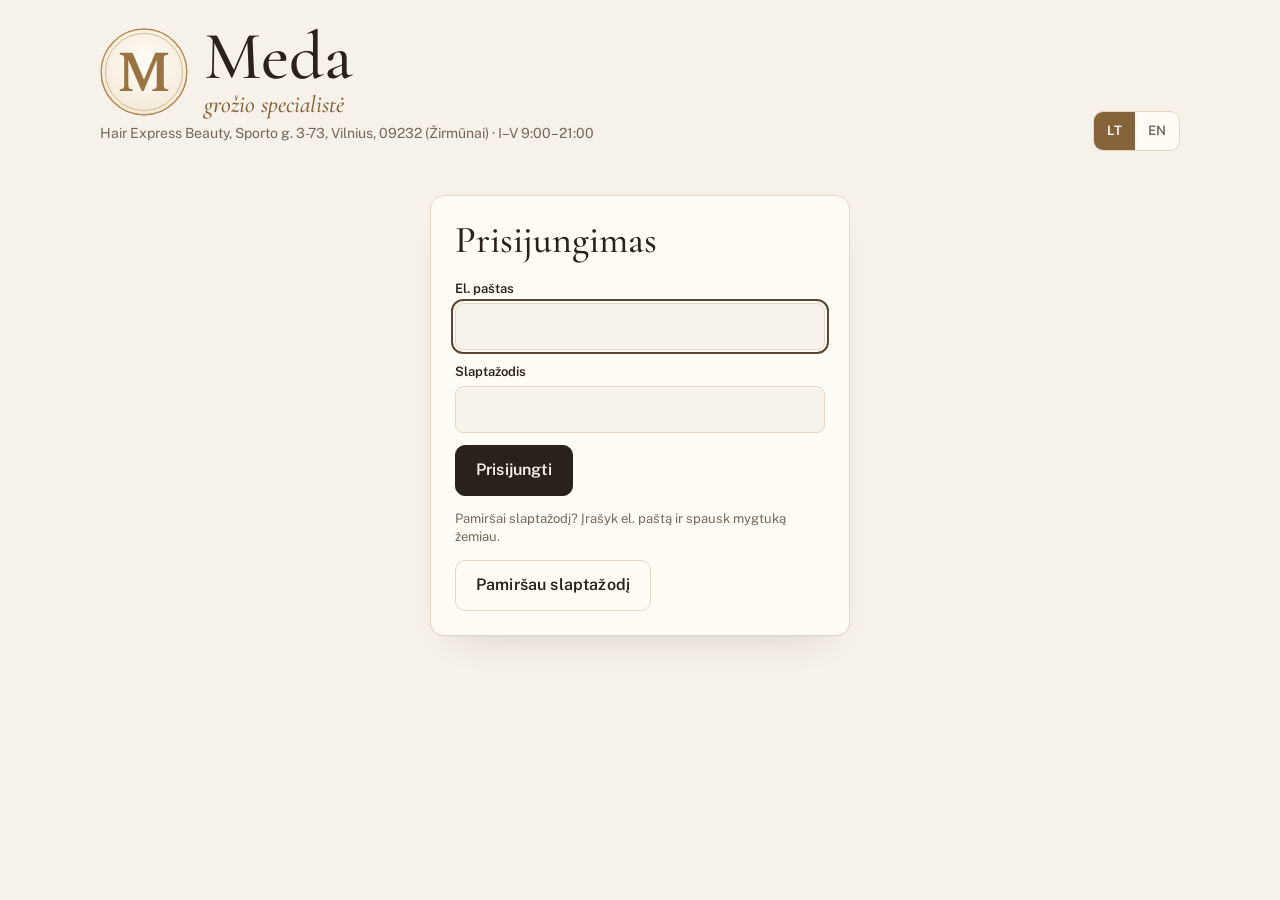
<file: meda-site/live/admin.html>
<!doctype html>
<html lang="lt">
<head>
<meta charset="utf-8">
<meta name="viewport" content="width=device-width,initial-scale=1,viewport-fit=cover">
<meta name="robots" content="noindex,nofollow">
<meta name="theme-color" content="#fffcf6" media="(prefers-color-scheme: light)">
<meta name="theme-color" content="#241c18" media="(prefers-color-scheme: dark)">
<title>Meda – skydelis</title>
<link rel="icon" href="logo.svg" type="image/svg+xml">
<link rel="apple-touch-icon" href="apple-touch-icon.png">
<link rel="manifest" href="manifest-admin.webmanifest">
<meta name="apple-mobile-web-app-title" content="Meda">
<meta name="apple-mobile-web-app-capable" content="yes">
<link rel="stylesheet" href="fonts.css?v=1">
<link rel="stylesheet" href="style.css?v=1">
<script src="vendor/supabase-2.118.0.js"></script>
<script src="vendor/qrcode-1.4.4.js"></script>
</head>
<body>
<a class="skip" id="skip" href="#admin">Pereiti prie turinio</a>
<div class="wrap">
  <header>
    <div class="brand">
      <div class="brand-row"><img class="logo" src="logo.svg" width="88" height="88" alt=""><h1>Meda<span class="h1-sub">grožio specialistė</span></h1></div>
      <p id="t-addr"></p>
      <p class="who" id="who"></p>
    </div>
    <div class="controls">
      <button class="btn ghost" id="logout" hidden style="padding:8px 14px;font-size:13px"></button>
      <div class="lang" role="group" aria-label="Kalba / Language">
        <button id="lang-lt" lang="lt" aria-pressed="true">LT</button>
        <button id="lang-en" lang="en" aria-pressed="false">EN</button>
      </div>
    </div>
  </header>

  <main id="admin" tabindex="-1"></main>
</div>
<div class="toast" id="toast" aria-hidden="true" hidden></div>
<div class="sr-only" id="live" role="status" aria-live="polite"></div>

<script src="shared.js?v=1"></script>
<script>
const I18N = {
  lt: {
    title: 'Meda – skydelis', loginH: 'Prisijungimas', email: 'El. paštas', pass: 'Slaptažodis', login: 'Prisijungti', logging: 'Jungiamasi…',
    badLogin: 'Neteisingas el. paštas arba slaptažodis.', notStaff: 'Ši paskyra neturi prieigos prie skydelio.', forgot: 'Pamiršai slaptažodį? Įrašyk el. paštą ir spausk mygtuką žemiau.',
    logout: 'Atsijungti', signedAs: e => `Prisijungta: ${e}`,
    sToday: 'Šiandien vizitų', sTodayRev: 'Šiandienos pajamos', sDay: 'Vizitų', sDayRev: 'Pajamos', findL: 'Rasti vizitą', findPh: 'Kodas, vardas arba telefonas', findNone: 'Nieko nerasta', sWeek: 'Ateinančios 7 d.', sNew: 'Naujos per 24 val.', vShort: 'viz.',
    blockT: 'Užblokuoti laiką', close: 'Uždaryti', refresh: 'Atnaujinti', updated: t => `Atnaujinta ${t}`,
    lgBook: 'Rezervacija', lgNew: 'Nauja (24 val.)', lgBlk: 'Užblokuota', blocked: 'Užblokuota',
    visitH: 'Vizitas', visitHint: 'Paspausk vizitą kalendoriuje, kad matytum kliento duomenis.',
    service: 'Paslauga', time: 'Laikas', barberL: 'Meistrė', price: 'Kaina', code: 'Kodas', created: 'Užregistruota',
    pNo: 'Neatvyko', pNew: 'Nauja', pOk: 'Patvirtinta', pDone: 'Įvyko', rateL: 'Įvertinimas', lgDone: 'Įvyko', noshow: 'Neatvyko', undoNoshow: 'Atvyko', cancel: 'Atšaukti vizitą', cancelSure: 'Tikrai atšaukti?',
    blkH: 'Užblokuotas laikas', unblock: 'Atblokuoti', bBarber: 'Meistrė', bFrom: 'Nuo', bLen: 'Trukmė', bSave: 'Užblokuoti', h: 'val.',
    tUnblocked: 'Laikas atblokuotas', tCancelled: 'Vizitas atšauktas. Laikas vėl laisvas klientams.', tNoshow: 'Pažymėta: neatvyko', tShow: 'Pažymėta: atvyko',
    tBusy: 'Tuo metu jau yra vizitas. Pasirink kitą laiką.', tBlocked: 'Laikas užblokuotas', tFail: 'Nepavyko. Patikrink internetą ir bandyk dar kartą.', refreshed: 'Atnaujinta',
    linkH: 'Registracijos nuoroda klientams', copy: 'Kopijuoti', tCopied: 'Nuoroda nukopijuota', tSelect: 'Pažymėta, nukopijuok ranka',
    linkInfo: 'Įdėk į Instagram bio, Google Maps profilį ir Facebook.', qrAlt: 'QR kodas registracijai',
    qrInfo: 'Klientas nuskenuoja telefonu ir iškart patenka į registraciją.', none: 'Šią dieną vizitų nėra.', allDay: 'Visa diena',
    addV: '+ Vizitas', vName: 'Kliento vardas', vPhone: 'Telefonas (nebūtina)', vSrc: 'Iš kur', vNote: 'Pastaba (nebūtina)', vSave: 'Pridėti vizitą', tAdded: 'Vizitas pridėtas', vNeedName: 'Įvesk kliento vardą',
    src: 'Šaltinis', srcN: { web: 'Svetainė', phone: 'Telefonu', walkin: 'Gyvai', treatwell: 'Treatwell' },
    hoursT: 'Darbo grafikas', hSave: 'Išsaugoti grafiką', tHours: 'Grafikas išsaugotas', dayOff: 'Nedirba', hTo: 'iki',
    hInfo: 'Klientai matys laikus tik darbo valandomis. Atostogoms ar vienai dienai naudok „Užblokuoti laiką“.',
    tabCal: 'Kalendorius', tabCli: 'Klientai', cliSalon: 'Visi salono klientai (Treatwell)', tabRat: 'Įvertinimai', cliSearch: 'Ieškoti: vardas, telefonas, el. paštas', cliCount: n => `${n} klientų`, cliVisits: 'vizitų', cliNo: 'neatvyko', cliLast: 'Paskutinis', cliNext: 'Kitas', cliNote: 'Pastaba', cliSave: 'Išsaugoti', cliMore: 'Rodyti daugiau', cliCsv: 'Atsisiųsti CSV', cliNone: 'Klientų nerasta', cliMk: 'sutinka gauti naujienas', tNote: 'Pastaba išsaugota', ratAvg: 'Vidurkis', ratCount: n => `${n} įvert.`, ratNone: 'Įvertinimų dar nėra. Klientai gaus nuorodą el. paštu po vizito, arba nusiųsk ją pats iš vizito kortelės.', rateLink: 'Įvertinimo nuoroda', tRateCopied: 'Įvertinimo nuoroda nukopijuota – nusiųsk klientui', revShort: 'pajamos', tabTeam: 'Profilis', tabSvc: 'Paslaugos', svH: 'Paslaugos ir kainos', svNew: '+ Nauja paslauga', svEdit: 'Keisti', svNameLt: 'Pavadinimas (lietuviškai)', svNameEn: 'Pavadinimas angliškai (nebūtina)', svNameTr: 'Pavadinimas turkiškai (nebūtina)', svMin: 'Trukmė', svPrice: 'Kaina, €', svShow: 'Rodyti klientams', svShowBtn: 'Rodyti klientams', svHide: 'Paslėpti nuo klientų', svHideSure: 'Paslėpti šią paslaugą? Klientai jos nebematys.', svMore: 'Daugiau', svHiddenH: n => `Paslėptos paslaugos (${n})`, svHidden: 'Paslėpta', svUp: 'Aukščiau', svDown: 'Žemiau', svInfo: 'Pakeitimai iškart matosi svetainėje. Jau užregistruotų vizitų trukmė ir laikas nesikeičia. Paslaugos neištrinamos – jei nebereikia, paspausk ⋯ ir „Paslėpti nuo klientų“.', svBad: 'Patikrink pavadinimą ir kainą', tSaved: 'Išsaugota', tmPhoto: 'Keisti nuotrauką', tmAbout: 'Apie (rodoma klientams)', tmGallery: 'Darbų galerija', tmAdd: '+ Pridėti nuotraukų', tmNone: 'Nuotraukų dar nėra.', tmRemove: 'Pašalinti', tmConfirm: 'Pašalinti šią nuotrauką?', tmUploading: 'Įkeliama…', tmInfo: 'Viskas iškart matosi klientų puslapyje, skiltyje „Susipažink su komanda“.', ratHide: 'Slėpti nuo klientų', ratShow: 'Rodyti klientams', ratHidden: 'Paslėpta nuo klientų', ratPublic: 'Žvaigždutės ir komentarai rodomi klientų puslapyje. Rodomi tik per šią svetainę gauti įvertinimai.',
    pwSetH: 'Sukurk slaptažodį', pwSetInfo: 'Sveiki! Susikurk slaptažodį, kuriuo jungsiesi prie skydelio.', resetBtn: 'Pamiršau slaptažodį', tReset: 'Jei toks el. paštas yra, išsiuntėme nuorodą slaptažodžiui atkurti.', needEmail: 'Įrašyk el. paštą viršuje.',
    accH: 'Paskyra', pwBtn: 'Pakeisti slaptažodį', pwNew: 'Naujas slaptažodis (bent 10 simbolių)', pwRep: 'Pakartok slaptažodį', pwSave: 'Išsaugoti', pwShort: 'Slaptažodis per trumpas (bent 10 simbolių).', pwDiff: 'Slaptažodžiai nesutampa.', tPw: 'Slaptažodis pakeistas', pushH: 'Pranešimai šiame telefone', pushOn: 'Įjungti pranešimus', pushOff: 'Išjungti', pushTest: 'Bandomasis pranešimas', pushFor: 'Pranešti apie vizitus pas', pushIsOn: n => `Įjungta: gausi pranešimą, kai kas nors užsiregistruos pas ${n}.`, pushIos: 'iPhone: pirmiausia įsidėk šį puslapį į pradinį ekraną (Dalintis → Add to Home Screen) ir atidaryk iš ikonėlės.', pushNo: 'Ši naršyklė pranešimų nepalaiko.', pushDenied: 'Pranešimai užblokuoti. Įjunk juos telefono nustatymuose šiai programėlei.', tPushOn: 'Pranešimai įjungti', tPushOff: 'Pranešimai išjungti', tPushTest: 'Išsiųsta – pranešimas turėtų atsirasti per kelias sekundes',
    move: 'Perkelti', mDay: 'Diena', mSave: 'Perkelti čia', tMoved: 'Perkelta', dowL: ['Sekmadienis','Pirmadienis','Antradienis','Trečiadienis','Ketvirtadienis','Penktadienis','Šeštadienis']
  },
  en: {
    title: 'Meda – dashboard', loginH: 'Sign in', email: 'Email', pass: 'Password', login: 'Sign in', logging: 'Signing in…',
    badLogin: 'Wrong email or password.', notStaff: 'This account has no access to the dashboard.', forgot: 'Forgot your password? Enter your email and press the button below.',
    logout: 'Sign out', signedAs: e => `Signed in: ${e}`,
    sToday: 'Visits today', sTodayRev: 'Revenue today', sDay: 'Visits', sDayRev: 'Revenue', findL: 'Find a visit', findPh: 'Code, name or phone', findNone: 'Nothing found', sWeek: 'Next 7 days', sNew: 'New in 24 h', vShort: 'visits',
    blockT: 'Block time', close: 'Close', refresh: 'Refresh', updated: t => `Updated ${t}`,
    lgBook: 'Booking', lgNew: 'New (24 h)', lgBlk: 'Blocked', blocked: 'Blocked',
    visitH: 'Appointment', visitHint: 'Tap an appointment in the calendar to see client details.',
    service: 'Service', time: 'Time', barberL: 'Specialist', price: 'Price', code: 'Code', created: 'Booked',
    pNo: 'No-show', pNew: 'New', pOk: 'Confirmed', pDone: 'Done', rateL: 'Rating', lgDone: 'Done', noshow: 'No-show', undoNoshow: 'Showed up', cancel: 'Cancel appointment', cancelSure: 'Really cancel?',
    blkH: 'Blocked time', unblock: 'Unblock', bBarber: 'Specialist', bFrom: 'From', bLen: 'Length', bSave: 'Block', h: 'h',
    tUnblocked: 'Time unblocked', tCancelled: 'Appointment cancelled. The slot is open again.', tNoshow: 'Marked as no-show', tShow: 'Marked as showed up',
    tBusy: 'There’s already an appointment then. Pick another time.', tBlocked: 'Time blocked', tFail: 'Something went wrong. Check your connection and try again.', refreshed: 'Updated',
    linkH: 'Client booking link', copy: 'Copy', tCopied: 'Link copied', tSelect: 'Selected, copy it manually',
    linkInfo: 'Add it to your Instagram bio, Google Maps profile and Facebook.', qrAlt: 'Booking QR code',
    qrInfo: 'Clients scan it with their phone and land straight on booking.', none: 'No appointments on this day.', allDay: 'All day',
    addV: '+ Appointment', vName: 'Client name', vPhone: 'Phone (optional)', vSrc: 'Source', vNote: 'Note (optional)', vSave: 'Add appointment', tAdded: 'Appointment added', vNeedName: 'Enter the client’s name',
    src: 'Source', srcN: { web: 'Website', phone: 'Phone', walkin: 'Walk-in', treatwell: 'Treatwell' },
    hoursT: 'Working hours', hSave: 'Save hours', tHours: 'Hours saved', dayOff: 'Off', hTo: 'to',
    hInfo: 'Clients only see times within working hours. For a holiday or a single day, use “Block time”.',
    tabCal: 'Calendar', tabCli: 'Clients', cliSalon: 'All salon clients (Treatwell)', tabRat: 'Ratings', cliSearch: 'Search: name, phone, email', cliCount: n => `${n} clients`, cliVisits: 'visits', cliNo: 'no-shows', cliLast: 'Last', cliNext: 'Next', cliNote: 'Note', cliSave: 'Save', cliMore: 'Show more', cliCsv: 'Download CSV', cliNone: 'No clients found', cliMk: 'agrees to marketing', tNote: 'Note saved', ratAvg: 'Average', ratCount: n => `${n} ratings`, ratNone: 'No ratings yet. Clients get a link by email after the visit, or send it yourself from the visit card.', rateLink: 'Rating link', tRateCopied: 'Rating link copied – send it to the client', revShort: 'revenue', tabTeam: 'Profile', tabSvc: 'Services', svH: 'Services and prices', svNew: '+ New service', svEdit: 'Edit', svNameLt: 'Name (Lithuanian)', svNameEn: 'Name in English (optional)', svNameTr: 'Name in Turkish (optional)', svMin: 'Duration', svPrice: 'Price, €', svShow: 'Show to clients', svShowBtn: 'Show to clients', svHide: 'Hide from clients', svHideSure: 'Hide this service? Clients won’t see it.', svMore: 'More', svHiddenH: n => `Hidden services (${n})`, svHidden: 'Hidden', svUp: 'Up', svDown: 'Down', svInfo: 'Changes show on the website right away. Visits already booked keep their time and length. Services can’t be deleted – tap ⋯ and “Hide from clients” instead.', svBad: 'Check the name and price', tSaved: 'Saved', tmPhoto: 'Change photo', tmAbout: 'About (shown to clients)', tmGallery: 'Work gallery', tmAdd: '+ Add photos', tmNone: 'No photos yet.', tmRemove: 'Remove', tmConfirm: 'Remove this photo?', tmUploading: 'Uploading…', tmInfo: 'Everything shows right away on the client page, under “Meet the team”.', ratHide: 'Hide from clients', ratShow: 'Show to clients', ratHidden: 'Hidden from clients', ratPublic: 'Stars and comments are shown on the client page. Only ratings received through this website are shown.',
    pwSetH: 'Create your password', pwSetInfo: 'Welcome! Create the password you’ll use to sign in.', resetBtn: 'Forgot password', tReset: 'If that email exists, we sent a link to reset the password.', needEmail: 'Enter your email above.',
    accH: 'Account', pwBtn: 'Change password', pwNew: 'New password (at least 10 characters)', pwRep: 'Repeat password', pwSave: 'Save', pwShort: 'Password too short (at least 10 characters).', pwDiff: 'Passwords don’t match.', tPw: 'Password changed', pushH: 'Notifications on this phone', pushOn: 'Turn on notifications', pushOff: 'Turn off', pushTest: 'Send a test', pushFor: 'Notify me about bookings with', pushIsOn: n => `On: you’ll get a notification when someone books with ${n}.`, pushIos: 'iPhone: first add this page to your Home Screen (Share → Add to Home Screen) and open it from the icon.', pushNo: 'This browser doesn’t support notifications.', pushDenied: 'Notifications are blocked. Allow them in your phone settings for this app.', tPushOn: 'Notifications on', tPushOff: 'Notifications off', tPushTest: 'Sent – it should show up in a few seconds',
    move: 'Move', mDay: 'Day', mSave: 'Move here', tMoved: 'Moved', dowL: ['Sunday','Monday','Tuesday','Wednesday','Thursday','Friday','Saturday']
  }
};
const T = () => ({ ...COMMON[LANG], ...I18N[LANG] });
const admin = document.getElementById('admin');
const BOOK_URL = new URL('./', location.href).href;
// staff can schedule/see until 22:00 even if the public booking day ends earlier
const ACLOSE = () => Math.max(SET.close_min, 22 * 60);
const ZL = [[0.45, 78], [0.6, 95], [0.8, 115], [1.1, 150], [1.5, 180]];
let ZI = 3; try { const z = +localStorage.getItem('md_zoom'); if (z >= 0 && z < ZL.length) ZI = z; } catch (e) {}
let PX = ZL[ZI][0];
let pinch = null;
document.addEventListener('touchstart', e => { if (e.touches.length === 2 && e.target.closest('.sched-wrap')) { const [a, b] = e.touches; pinch = Math.hypot(a.clientX - b.clientX, a.clientY - b.clientY); } }, { passive: true });
document.addEventListener('touchmove', e => {
  if (pinch == null || e.touches.length !== 2) return;
  e.preventDefault();
  const [a, b] = e.touches, d = Math.hypot(a.clientX - b.clientX, a.clientY - b.clientY);
  if (d / pinch < 0.8 && ZI > 0) { pinch = d; setZoom(-1); } else if (d / pinch > 1.25 && ZI < ZL.length - 1) { pinch = d; setZoom(1); }
}, { passive: false });
document.addEventListener('touchend', e => { if (e.touches.length < 2) pinch = null; });
function setZoom(d) { ZI = Math.max(0, Math.min(ZL.length - 1, ZI + d)); PX = ZL[ZI][0]; try { localStorage.setItem('md_zoom', ZI); } catch (e) {} renderDash(); }

let SERVICES = [], BARBERS = [], SET = null, ROWS = [], DAYS = [], HOURS = [], ME = null, FROM, TO;
let view = 'loading', session = null, lastLoad = null, busyAct = false;
const ad = { date: null, sel: null, panel: null, hb: null, moving: false, view: 'cal', cb: null, cq: '', cn: 60 };
const INVITE = /type=(invite|recovery|signup)/.test(location.hash);
let CLIENTS = [], CLI_FOR = null, RATINGS = null;
const login = { email: '', err: '', sending: false };

const svc = id => SERVICES.find(s => s.id === id);
const sName = s => svcName(s);
const brb = id => BARBERS.find(b => b.id === id) || { name: id };

let QR = ''; function qrSvg() { if (QR) return QR; try { const q = qrcode(0, 'M'); q.addData(BOOK_URL); q.make(); QR = q.createSvgTag({ cellSize: 4, margin: 0, scalable: true }); } catch (e) {} return QR; }

async function loadRef() {
  const [s, b, c, h, m] = await Promise.all([
    sb.from('services').select('*').order('sort'),
    sb.from('barbers').select('*').order('sort'),
    sb.from('settings').select('*').limit(1),
    sb.from('barber_hours').select('*'),
    sb.rpc('my_staff')
  ]);
  for (const r of [s, b, c, h, m]) if (r.error) throw r.error;
  SERVICES = s.data; BARBERS = b.data.filter(x => x.active); SET = c.data[0]; HOURS = h.data || []; ME = (m.data || [])[0] || null;
  const today = shopNow().date;
  FROM = addDays(today, -7); TO = addDays(today, 30);
  DAYS = Array.from({ length: 32 }, (_, i) => addDays(today, i - 3));
  if (!ad.date) ad.date = today;
}
async function loadRows() {
  const [{ data, error }, rr] = await Promise.all([sb.rpc('staff_bookings', { p_from: FROM, p_to: TO }), sb.rpc('staff_ratings').then(x => x, () => ({}))]);
  if (error) throw error;
  ROWS = data || []; lastLoad = new Date();
  const m = {}; (rr.data || []).forEach(x => { if (x.booking_id) m[x.booking_id] = x; }); RATE_BY = m;
}
let RATE_BY = {};
function isDone(r) { if (r.kind !== 'booking' || r.status !== 'confirmed') return false; const n = shopNow(); return r.day < n.date || (r.day === n.date && r.end_min <= n.min); }
/* ---------- Push notifications ---------- */
const PUSH = { state: 'unknown', barber: null, reg: null, sub: null, busy: false };
const FN_NOTIFY = `${SUPABASE_URL}/functions/v1/notify`;
const isIos = /iPad|iPhone|iPod/.test(navigator.userAgent) || (navigator.platform === 'MacIntel' && navigator.maxTouchPoints > 1);
const standalone = () => window.matchMedia('(display-mode: standalone)').matches || navigator.standalone === true;
function b64u(s) { const p = '='.repeat((4 - s.length % 4) % 4), b = atob((s + p).replace(/-/g, '+').replace(/_/g, '/')); return Uint8Array.from(b, c => c.charCodeAt(0)); }
async function pushInit() {
  try {
    if (!('serviceWorker' in navigator) || !('PushManager' in window) || !('Notification' in window)) { PUSH.state = isIos && !standalone() ? 'ios' : 'no'; return; }
    PUSH.reg = await navigator.serviceWorker.register('sw.js');
    if (Notification.permission === 'denied') { PUSH.state = 'denied'; return; }
    PUSH.sub = await PUSH.reg.pushManager.getSubscription();
    if (PUSH.sub) { const { data } = await sb.rpc('my_push_sub', { p_endpoint: PUSH.sub.endpoint }); PUSH.barber = data || null; }
    PUSH.state = PUSH.sub && PUSH.barber ? 'on' : 'off';
  } catch (e) { console.error(e); PUSH.state = 'no'; }
}
async function pushOn(barber) {
  const t = T();
  PUSH.busy = true; render();
  try {
    const perm = await Notification.requestPermission();
    if (perm !== 'granted') { PUSH.state = perm === 'denied' ? 'denied' : 'off'; return; }
    const { publicKey } = await fetch(FN_NOTIFY).then(r => r.json());
    PUSH.sub = (await PUSH.reg.pushManager.getSubscription()) || await PUSH.reg.pushManager.subscribe({ userVisibleOnly: true, applicationServerKey: b64u(publicKey) });
    const k = PUSH.sub.toJSON().keys;
    const { error } = await sb.rpc('save_push_sub', { p_barber: barber, p_endpoint: PUSH.sub.endpoint, p_p256dh: k.p256dh, p_auth: k.auth, p_lang: LANG });
    if (error) throw error;
    PUSH.barber = barber; PUSH.state = 'on'; toast(t.tPushOn);
  } catch (e) { console.error(e); toast(t.tFail); }
  finally { PUSH.busy = false; render(); }
}
async function pushOff(silent) {
  try {
    if (PUSH.sub) { await sb.rpc('delete_push_sub', { p_endpoint: PUSH.sub.endpoint }); await PUSH.sub.unsubscribe(); }
    PUSH.sub = null; PUSH.barber = null; PUSH.state = 'off'; if (!silent) toast(T().tPushOff);
  } catch (e) { console.error(e); if (!silent) toast(T().tFail); }
  if (!silent) render();
}
async function pushTest() {
  const t = T();
  try { const r = await fetch(FN_NOTIFY, { method: 'POST', headers: { 'Content-Type': 'application/json' }, body: JSON.stringify({ test: true, endpoint: PUSH.sub.endpoint }) }).then(r => r.json()); toast(r.sent ? t.tPushTest : t.tFail); }
  catch (e) { toast(t.tFail); }
}
function accountPanel() {
  const t = T();
  const body = ad.pw ? `<form id="pwf" novalidate>
      <div class="field"><label for="pw1">${t.pwNew}</label><input id="pw1" type="password" autocomplete="new-password" minlength="10" required></div>
      <div class="field"><label for="pw2">${t.pwRep}</label><input id="pw2" type="password" autocomplete="new-password" minlength="10" required></div>
      ${ad.pwErr ? `<p class="alert bad" role="alert">${t[ad.pwErr]}</p>` : ''}
      <div class="row"><button class="btn" type="submit">${t.pwSave}</button><button class="btn ghost" type="button" id="pw-x">${t.close}</button></div></form>`
    : `<button class="btn ghost" id="pw-open">${t.pwBtn}</button>`;
  return `<div class="panel"><h3>${t.accH}</h3><p class="info" style="margin:0 0 10px">${esc(session ? session.user.email : '')}</p>${body}</div>`;
}
function pushPanel() {
  const t = T(), list = editableBarbers();
  if (!list.length || PUSH.state === 'unknown') return '';
  let inner;
  if (PUSH.state === 'ios') inner = `<p class="info" style="margin:0">${t.pushIos}</p>`;
  else if (PUSH.state === 'no') inner = `<p class="info" style="margin:0">${t.pushNo}</p>`;
  else if (PUSH.state === 'denied') inner = `<p class="info" style="margin:0">${t.pushDenied}</p>`;
  else if (PUSH.state === 'on') inner = `<p class="info" style="margin:0 0 10px">${esc(t.pushIsOn(brb(PUSH.barber).name))}</p><div class="row"><button class="btn" id="p-test">${t.pushTest}</button><button class="btn ghost" id="p-off">${t.pushOff}</button></div>`;
  else {
    const def = ME && ME.barber_id && list.some(b => b.id === ME.barber_id) ? ME.barber_id : list[0].id;
    inner = `${list.length > 1 ? `<div class="field" style="max-width:240px"><label for="p-brb">${t.pushFor}</label><select id="p-brb">${list.map(b => `<option value="${esc(b.id)}" ${b.id === def ? 'selected' : ''}>${esc(b.name)}</option>`).join('')}</select></div>` : `<input type="hidden" id="p-brb" value="${esc(def)}">`}
      <button class="btn" id="p-on" ${PUSH.busy ? 'disabled aria-busy="true"' : ''}>🔔 ${t.pushOn}</button>`;
  }
  return `<div class="panel"><h3>${t.pushH}</h3>${inner}</div>`;
}
function openVisitFromUrl(u) {
  try {
    const id = new URL(u, location.href).searchParams.get('visit'); if (!id) return false;
    const r = ROWS.find(x => x.id === id); if (!r) return false;
    ad.date = r.day; ad.sel = r.id; ad.moving = false; ad.panel = null; ad.scroll = null; return true;
  } catch (e) { return false; }
}
if ('serviceWorker' in navigator) navigator.serviceWorker.addEventListener('message', ev => {
  if (ev.data && ev.data.type === 'open' && view === 'dash') loadRows().then(() => { openVisitFromUrl(ev.data.url); render(); }).catch(() => {});
});

async function enter() {
  view = 'loading'; render();
  try { await loadRef(); await loadRows(); view = 'dash'; if (openVisitFromUrl(location.href)) history.replaceState(null, '', location.pathname); pushInit().then(render); }
  catch (e) {
    console.error(e);
    if (errCode(e) === 'not_staff') { await sb.auth.signOut(); session = null; login.err = 'notStaff'; view = 'login'; }
    else view = 'error';
  }
  render();
}

function render() {
  const t = T();
  paintCommon();
  document.title = t.title;
  const lo = document.getElementById('logout'); lo.hidden = !session; lo.textContent = t.logout;
  document.getElementById('who').textContent = session ? t.signedAs(session.user.email) : '';
  if (view === 'loading') { admin.innerHTML = `<section class="panel"><p class="loading">${t.loading}</p></section>`; return; }
  if (view === 'error') { admin.innerHTML = `<section class="panel"><p class="alert bad">${esc(t.loadErr)}</p><button class="btn" id="retry">${t.retry}</button></section>`; admin.querySelector('#retry').onclick = enter; return; }
  if (view === 'login') return renderLogin();
  if (view === 'setpw') return renderSetPw();
  renderDash();
}

function renderSetPw() {
  const t = T();
  admin.innerHTML = `<section class="panel login"><h2>${t.pwSetH}</h2><p class="info">${t.pwSetInfo}</p><p class="info" style="margin-top:0"><b>${esc(session ? session.user.email : '')}</b></p>
    <form id="spf" novalidate>
      <input type="email" autocomplete="username" value="${esc(session ? session.user.email : '')}" hidden readonly>
      <div class="field"><label for="sp1">${t.pwNew}</label><input id="sp1" type="password" autocomplete="new-password" minlength="10" required></div>
      <div class="field"><label for="sp2">${t.pwRep}</label><input id="sp2" type="password" autocomplete="new-password" minlength="10" required></div>
      ${ad.pwErr ? `<p class="alert bad" role="alert">${t[ad.pwErr]}</p>` : ''}
      <button class="btn" type="submit">${t.pwSave}</button></form></section>`;
  admin.querySelector('#spf').onsubmit = async ev => {
    ev.preventDefault();
    const a = admin.querySelector('#sp1').value, b = admin.querySelector('#sp2').value;
    if (a.length < 10) { ad.pwErr = 'pwShort'; render(); return; }
    if (a !== b) { ad.pwErr = 'pwDiff'; render(); return; }
    const { error } = await sb.auth.updateUser({ password: a });
    if (error) { console.error(error); toast(t.tFail); return; }
    ad.pwErr = ''; history.replaceState(null, '', location.pathname); toast(t.tPw); enter();
  };
  admin.querySelector('#sp1').focus();
}
function renderLogin() {
  const t = T();
  admin.innerHTML = `<section class="panel login"><h2>${t.loginH}</h2>
    ${login.err ? `<p class="alert bad" role="alert">${t[login.err]}</p>` : ''}
    <form id="lf" novalidate>
      <div class="field"><label for="l-email">${t.email}</label><input id="l-email" name="email" type="email" autocomplete="username" inputmode="email" spellcheck="false" required value="${esc(login.email)}"></div>
      <div class="field"><label for="l-pass">${t.pass}</label><input id="l-pass" name="password" type="password" autocomplete="current-password" required></div>
      <button class="btn" type="submit" ${login.sending ? 'disabled aria-busy="true"' : ''}>${login.sending ? t.logging : t.login}</button>
    </form><p class="info">${t.forgot}</p><button class="btn ghost" id="l-reset" type="button">${t.resetBtn}</button></section>`;
  admin.querySelector('#l-reset').onclick = async () => {
    const em = admin.querySelector('#l-email').value.trim();
    if (!em) { toast(t.needEmail); admin.querySelector('#l-email').focus(); return; }
    await sb.auth.resetPasswordForEmail(em, { redirectTo: new URL('admin.html', location.href).href });
    toast(t.tReset);
  };
  admin.querySelector('#lf').onsubmit = async ev => {
    ev.preventDefault();
    login.email = admin.querySelector('#l-email').value.trim();
    const pass = admin.querySelector('#l-pass').value;
    if (!login.email || !pass) { login.err = 'badLogin'; render(); return; }
    login.sending = true; login.err = ''; render();
    const { data, error } = await sb.auth.signInWithPassword({ email: login.email, password: pass });
    login.sending = false;
    if (error || !data.session) { login.err = 'badLogin'; render(); admin.querySelector('#l-pass')?.focus(); return; }
    session = data.session; enter();
  };
  (login.email ? admin.querySelector('#l-pass') : admin.querySelector('#l-email')).focus();
}

function isNew(r) { return r.kind === 'booking' && Date.now() - new Date(r.created_at).getTime() < 864e5; }
function stats() {
  const today = shopNow().date, week = addDays(today, 7);
  const book = ROWS.filter(r => r.kind === 'booking' && r.status === 'confirmed');
  const td = book.filter(r => r.day === ad.date);
  return {
    today: td.length,
    rev: td.reduce((a, r) => a + Number(svc(r.service_id)?.price || 0), 0),
    week: book.filter(r => r.day >= today && r.day < week).length,
    fresh: ROWS.filter(isNew).length
  };
}

function tabsHtml() {
  const t = T();
  return `<div class="tabs" role="tablist">${[['cal', t.tabCal], ['clients', t.tabCli], ['ratings', t.tabRat], ['team', t.tabTeam], ['svc', t.tabSvc]].map(([k, l]) => `<button role="tab" data-view="${k}" aria-selected="${ad.view === k}">${l}</button>`).join('')}</div>`;
}
function renderDash() {
  if (ad.view === 'clients') return renderClients();
  if (ad.view === 'ratings') return renderRatings();
  if (ad.view === 'team') return renderTeam();
  if (ad.view === 'svc') return renderServices();
  const t = T(), now = shopNow(), s = stats();
  const OPEN = SET.open_min, CLOSE = ACLOSE(), H = (CLOSE - OPEN) * PX;
  const dayList = ROWS.filter(r => r.day === ad.date);
  const hours = []; for (let x = OPEN; x <= CLOSE; x += 60) hours.push(x);
  const cols = BARBERS.map(br => {
    const items = dayList.filter(r => r.barber_id === br.id).map(r => {
      const top = Math.max(0, r.start_min - OPEN), bottom = Math.min(CLOSE, r.end_min) - OPEN;
      const cls = r.kind === 'block' ? 'block' : r.status === 'noshow' ? 'noshow' : isDone(r) ? 'done' : isNew(r) ? 'new' : '';
      const label = r.kind === 'block' ? t.blocked : (RATE_BY[r.id] ? '✓ ' : '') + esc(r.client_name);
      return `<button class="appt ${cls}" data-id="${r.id}" aria-pressed="${ad.sel === r.id}" style="top:${top * PX + 1}px;height:${Math.max(18, (bottom - top) * PX - 2)}px"><b>${hm(r.start_min)} ${label}</b>${r.service_id ? esc(sName(svc(r.service_id))) : ''}</button>`;
    }).join('');
    const lines = hours.map(x => `<div class="gl" style="top:${(x - OPEN) * PX}px"></div>`).join('');
    const wh = HOURS.find(h => h.barber_id === br.id && h.dow === parseYmd(ad.date).getDay());
    const offs = (wh ? [[OPEN, Math.max(OPEN, Math.min(CLOSE, wh.start_min))], [Math.min(CLOSE, Math.max(OPEN, wh.end_min)), CLOSE]] : [[OPEN, CLOSE]])
      .filter(([a, b]) => b > a).map(([a, b]) => `<div class="off" style="top:${(a - OPEN) * PX}px;height:${(b - a) * PX}px">${!wh && a === OPEN ? `<span>${t.dayOff}</span>` : ''}</div>`).join('');
    const nowLine = ad.date === now.date && now.min >= OPEN && now.min <= CLOSE ? `<div class="now" style="top:${(now.min - OPEN) * PX}px"></div>` : '';
    return `<div class="col" style="height:${H}px">${offs}${lines}${nowLine}${items}</div>`;
  }).join('');
  const heads = BARBERS.map(b => { const mine = dayList.filter(x => x.barber_id === b.id && x.kind === 'booking'); const rev = mine.filter(x => x.status === 'confirmed').reduce((a, x) => a + Number(svc(x.service_id)?.price || 0), 0);
    return `<div class="head"><span class="avatar" aria-hidden="true">${esc(b.name[0])}</span>${esc(b.name)}<span style="margin-left:auto;font-weight:500;color:var(--muted);font-size:12px;text-align:right;line-height:1.25">${mine.length} ${t.vShort}<br><b style="color:var(--ink)">${eur(rev)}</b></span></div>`; }).join('');
  const days = DAYS.map(d => { const n = ROWS.filter(r => r.day === d && r.kind === 'booking' && r.status === 'confirmed').length; return dayBtn(d, 'data-aday', ad.date === d, false, niceDate(d) + (n ? ` · ${n} ${t.vShort}` : ''), n); }).join('');
  const sel = ROWS.find(r => r.id === ad.sel);
  const upd = lastLoad ? t.updated(new Intl.DateTimeFormat(LOC[LANG], { hour: '2-digit', minute: '2-digit', timeZone: TZ }).format(lastLoad)) : '';

  admin.innerHTML = `${tabsHtml()}
  <div class="stats">
    <div class="stat"><small>${ad.date === now.date ? t.sToday : `${t.sDay} · ${shortDate(ad.date)}`}</small><b>${s.today}</b></div>
    <div class="stat"><small>${ad.date === now.date ? t.sTodayRev : `${t.sDayRev} · ${shortDate(ad.date)}`}</small><b>${eur(s.rev)}</b></div>
    <div class="stat"><small>${t.sWeek}</small><b>${s.week}</b><div class="note">${t.vShort}</div></div>
    <div class="stat"><small>${t.sNew}</small><b>${s.fresh}</b></div>
  </div>
  <div class="dash-grid">
    <section>
      <div class="find"><label class="sr-only" for="q">${t.findL}</label><input id="q" type="search" name="q" autocomplete="off" spellcheck="false" placeholder="🔍 ${t.findPh}" value="${esc(ad.q || '')}"><div id="qres" aria-live="polite">${findHtml()}</div></div>
      <div class="days" id="days">${days}</div>
      <div class="row" style="justify-content:space-between;margin-bottom:10px"><h3 style="margin:0">${niceDate(ad.date)}</h3>
        <div class="row"><span class="who">${upd}</span><button class="btn ghost" id="ref" style="padding:7px 12px;font-size:13px">${t.refresh}</button>
        <button class="btn" data-panel="visit" style="padding:7px 12px;font-size:13px" aria-pressed="${ad.panel === 'visit'}">${ad.panel === 'visit' ? t.close : t.addV}</button>
        <button class="btn ghost" data-panel="block" style="padding:7px 12px;font-size:13px" aria-pressed="${ad.panel === 'block'}">${ad.panel === 'block' ? t.close : t.blockT}</button>
        <button class="btn ghost" data-panel="hours" style="padding:7px 12px;font-size:13px" aria-pressed="${ad.panel === 'hours'}">${ad.panel === 'hours' ? t.close : t.hoursT}</button></div></div>
      ${ad.panel === 'block' ? blockForm() : ad.panel === 'visit' ? visitForm() : ad.panel === 'hours' ? hoursForm() : ''}
      ${dayList.length ? '' : `<p class="info" style="margin-top:0">${t.none}</p>`}
      <div class="zoom-bar"><button class="btn ghost" id="z-out" aria-label="Zoom out" ${ZI === 0 ? 'disabled' : ''}>−</button><button class="btn ghost" id="z-in" aria-label="Zoom in" ${ZI === ZL.length - 1 ? 'disabled' : ''}>+</button></div>
      <div class="sched-wrap"><div class="sched${ZI < 3 ? ' compact' : ''}" style="min-width:0;grid-template-columns:44px repeat(${BARBERS.length},minmax(${ZL[ZI][1]}px,1fr))">
        <div class="head" style="padding:10px 0"></div>${heads}
        <div class="hours" style="height:${H}px">${hours.map(x => `<div style="top:${(x - OPEN) * PX}px">${hm(x)}</div>`).join('')}</div>${cols}
      </div></div>
      <div class="legend"><span><i style="background:var(--navy-soft);border-left:3px solid var(--navy)"></i>${t.lgBook}</span><span><i style="background:var(--red-soft);border-left:3px solid var(--red)"></i>${t.lgNew}</span><span><i style="background:var(--surface-2);border-left:3px solid var(--muted)"></i>${t.lgDone}</span><span><i style="background:var(--line)"></i>${t.lgBlk}</span></div>
    </section>
    <div class="side">
      ${sel ? detail(sel) : `<div class="panel"><h3>${t.visitH}</h3><p class="info" style="margin:0">${t.visitHint}</p></div>`}
      ${pushPanel()}
      ${accountPanel()}
      <div class="panel"><h3>${t.linkH}</h3>
        <div class="share"><input id="f-link" name="booking_link" autocomplete="off" spellcheck="false" readonly value="${esc(BOOK_URL)}" aria-label="${t.linkH}"><button class="btn" id="copy" style="padding:9px 12px">${t.copy}</button></div>
        <p class="info">${t.linkInfo}</p><div class="qr"><div class="qr-box" role="img" aria-label="${t.qrAlt}">${qrSvg()}</div><p class="info">${t.qrInfo}</p></div></div>
    </div>
  </div>`;
  bindDash();
  const strip = admin.querySelector('#days'), cur = strip && strip.querySelector('[aria-pressed="true"]');
  if (cur) strip.scrollLeft = ad.scroll ?? Math.max(0, cur.offsetLeft - strip.clientWidth / 2 + cur.clientWidth / 2);
  if (strip) strip.onscroll = () => { ad.scroll = strip.scrollLeft; };
}
function visibleBarbers() { return BARBERS.filter(b => ME && (ME.is_owner || ME.barber_id === b.id)); }
// client suggestions for "+ Vizitas" (own lists + shared salon list), loaded once per session
let SUG = null, SUG_LOADING = false;
async function loadSuggest() {
  if (SUG || SUG_LOADING) return; SUG_LOADING = true;
  try {
    const ids = [...new Set([...visibleBarbers().map(b => b.id), 'salon'])];
    const res = await Promise.all(ids.map(id => sb.rpc('staff_clients', { p_barber: id })));
    const map = new Map();
    res.forEach(r => (r.data || []).forEach(c => {
      const d = String(c.phone || '').replace(/\D/g, ''), k = d || 'n:' + String(c.name || '').toLowerCase();
      const v = { name: c.name || '', phone: c.phone || '', d, n: String(c.name || '').toLowerCase(), visits: +c.visits || 0 };
      const prev = map.get(k); if (!prev) map.set(k, v); else prev.visits = Math.max(prev.visits, v.visits);
    }));
    SUG = [...map.values()].sort((a, b) => b.visits - a.visits);
  } catch (e) { console.error(e); } finally { SUG_LOADING = false; }
}
async function loadClients(barber) {
  const { data, error } = await sb.rpc('staff_clients', { p_barber: barber });
  if (error) throw error; CLIENTS = data || []; CLI_FOR = barber;
}
function cliMatch(c, q) {
  if (!q) return true;
  const d = q.replace(/\D/g, '');
  return String(c.name || '').toLowerCase().includes(q) || String(c.email || '').toLowerCase().includes(q) || (d.length >= 3 && String(c.phone || '').replace(/\D/g, '').includes(d));
}
function renderClients() {
  const t = T(), list = visibleBarbers();
  if (!list.length) { admin.innerHTML = tabsHtml() + `<section class="panel"><p class="info">${t.notStaff}</p></section>`; bindTabs(); return; }
  if (ad.cb !== 'salon' && !list.some(b => b.id === ad.cb)) ad.cb = (ME && ME.barber_id && list.some(b => b.id === ME.barber_id)) ? ME.barber_id : list[0].id;
  if (CLI_FOR !== ad.cb) {
    admin.innerHTML = tabsHtml() + `<section class="panel"><p class="loading">${t.loading}</p></section>`; bindTabs();
    loadClients(ad.cb).then(render).catch(e => { console.error(e); toast(t.tFail); }); return;
  }
  const q = ad.cq.trim().toLowerCase(), rows = CLIENTS.filter(c => cliMatch(c, q)), shown = rows.slice(0, ad.cn);
  const fmt = d => d ? shortDate(d) : '—';
  const cards = shown.map(c => {
    const tel = String(c.phone || '').replace(/[^\d+]/g, '');
    return `<div class="cli"><div class="cli-top"><b>${esc(c.name)}</b>${c.marketing_ok ? `<span class="pill ok" title="${t.cliMk}">✉</span>` : ''}<span class="cli-v">${c.visits} ${t.cliVisits}${c.noshows ? ` · <span style="color:var(--red)">${c.noshows} ${t.cliNo}</span>` : ''}</span></div>
      <div class="cli-c">${c.phone ? `<a class="tel" href="tel:${esc(tel)}">${esc(c.phone)}</a>` : ''}${c.email ? ` · <span style="user-select:all">${esc(c.email)}</span>` : ''}</div>
      <div class="cli-d">${t.cliLast}: ${fmt(c.last_visit)}${c.next_visit ? ` · ${t.cliNext}: <b>${fmt(c.next_visit)}</b>` : ''}</div>
      ${ad.noteFor === c.id ? `<div class="row" style="margin-top:6px"><input id="cn-in" maxlength="1000" value="${esc(c.notes || '')}" style="flex:1;min-width:0;padding:8px;border-radius:var(--r);border:1px solid var(--line);background:var(--surface-2);color:var(--ink);font:inherit"><button class="btn" data-nsave="${c.id}" style="padding:7px 12px">${t.cliSave}</button></div>`
        : `<button class="cli-note" data-note="${c.id}">${c.notes ? '📝 ' + esc(c.notes) : '+ ' + t.cliNote}</button>`}</div>`;
  }).join('');
  admin.innerHTML = `${tabsHtml()}<section class="panel">
    <div class="row" style="justify-content:space-between;margin-bottom:10px">
      <select id="cb" aria-label="${t.bBarber}" style="padding:8px;border-radius:var(--r);border:1px solid var(--line);background:var(--surface-2);color:var(--ink);font:inherit">${[...list.map(b => [b.id, b.name]), ['salon', t.cliSalon]].map(([id, n]) => `<option value="${esc(id)}" ${id === ad.cb ? 'selected' : ''}>${esc(n)}</option>`).join('')}</select>
      <span class="who">${t.cliCount(rows.length)}</span><button class="btn ghost" id="csv" style="padding:7px 12px;font-size:13px">${t.cliCsv}</button></div>
    <div class="find"><input id="cq" type="search" autocomplete="off" spellcheck="false" placeholder="🔍 ${t.cliSearch}" value="${esc(ad.cq)}"></div>
    <div class="cli-list">${cards || `<p class="info">${t.cliNone}</p>`}</div>
    ${rows.length > shown.length ? `<button class="btn ghost" id="cmore" style="margin-top:10px">${t.cliMore} (${rows.length - shown.length})</button>` : ''}
  </section>`;
  bindTabs();
  const cb = admin.querySelector('#cb'); if (cb) cb.onchange = () => { ad.cb = cb.value; ad.cn = 60; ad.noteFor = null; render(); };
  const cq = admin.querySelector('#cq'); cq.oninput = () => { ad.cq = cq.value; ad.cn = 60; const pos = cq.selectionStart; render(); const n = admin.querySelector('#cq'); n.focus(); n.setSelectionRange(pos, pos); };
  const cm = admin.querySelector('#cmore'); if (cm) cm.onclick = () => { ad.cn += 100; render(); };
  admin.querySelectorAll('[data-note]').forEach(b => b.onclick = () => { ad.noteFor = b.dataset.note; render(); admin.querySelector('#cn-in')?.focus(); });
  admin.querySelectorAll('[data-nsave]').forEach(b => b.onclick = async () => {
    const id = b.dataset.nsave, v = admin.querySelector('#cn-in').value;
    const { error } = await sb.rpc('set_client_note', { p_id: id, p_notes: v });
    if (error) { toast(t.tFail); return; }
    const c = CLIENTS.find(x => x.id === id); if (c) c.notes = v.trim() || null; ad.noteFor = null; toast(t.tNote); render();
  });
  admin.querySelector('#csv').onclick = () => {
    const cell = v => `"${String(v ?? '').replace(/"/g, '""')}"`;
    const csv = ['name,phone,email,visits,noshows,last_visit,next_visit,marketing_ok,notes', ...rows.map(c => [c.name, c.phone, c.email, c.visits, c.noshows, c.last_visit, c.next_visit, c.marketing_ok ? 'T' : 'N', c.notes].map(cell).join(','))].join('\n');
    const a = document.createElement('a'); a.href = URL.createObjectURL(new Blob(['\ufeff' + csv], { type: 'text/csv' }));
    a.download = `klientai-${ad.cb}-${shopNow().date}.csv`; document.body.appendChild(a); a.click(); a.remove();
  };
}
function renderRatings() {
  const t = T();
  if (RATINGS === null) {
    admin.innerHTML = tabsHtml() + `<section class="panel"><p class="loading">${t.loading}</p></section>`; bindTabs();
    sb.rpc('staff_ratings').then(({ data, error }) => { if (error) { toast(t.tFail); RATINGS = []; } else RATINGS = data || []; render(); }); return;
  }
  const star = n => `<span class="stars-s" aria-label="${n}/5">${'★'.repeat(n)}<span style="color:var(--line)">${'★'.repeat(5 - n)}</span></span>`;
  const sum = visibleBarbers().map(b => { const r = RATINGS.filter(x => x.barber_id === b.id); const avg = r.length ? r.reduce((a, x) => a + x.stars, 0) / r.length : 0;
    return `<div class="stat"><small>${esc(b.name)}</small><b>${r.length ? avg.toFixed(1) : '—'}</b><div class="note">${r.length ? star(Math.round(avg)) + ' · ' + t.ratCount(r.length) : t.ratCount(0)}</div></div>`; }).join('');
  const items = RATINGS.slice(0, 200).map(r => `<div class="cli"><div class="cli-top">${star(r.stars)}<b style="margin-left:8px">${esc(r.client_name || '')}</b><span class="cli-v">${esc(brb(r.barber_id).name)} · ${shortDate(r.day)}</span></div>${r.comment ? `<div class="cli-c" style="font-family:inherit">“${esc(r.comment)}”</div>` : ''}${r.comment && ME && ME.is_owner ? `<button class="btn ghost" style="margin-top:6px;padding:6px 10px;font-size:13px" data-hide="${esc(r.id)}" data-h="${r.hidden ? 0 : 1}">${r.hidden ? t.ratShow : t.ratHide}</button>` : r.hidden ? `<div class="cli-v">${t.ratHidden}</div>` : ''}</div>`).join('');
  admin.innerHTML = `${tabsHtml()}<div class="stats">${sum}</div><section class="panel"><p class="info" style="margin-top:0">${t.ratPublic}</p>${items ? `<div class="cli-list">${items}</div>` : `<p class="info" style="margin:0">${t.ratNone}</p>`}</section>`;
  bindTabs();
  admin.querySelectorAll('[data-hide]').forEach(x => x.onclick = async () => {
    const { error } = await sb.rpc('set_rating_hidden', { p_id: x.dataset.hide, p_hidden: x.dataset.h === '1' });
    if (error) { toast(t.tFail); return; }
    const r = RATINGS.find(y => y.id === x.dataset.hide); if (r) r.hidden = x.dataset.h === '1'; render();
  });
}
const media = p => p ? `${SUPABASE_URL}/storage/v1/object/public/media/${p.split('/').map(encodeURIComponent).join('/')}` : '';
async function shrink(file, max = 1200) {
  const img = await createImageBitmap(file);
  const k = Math.min(1, max / Math.max(img.width, img.height)), c = document.createElement('canvas');
  c.width = Math.round(img.width * k); c.height = Math.round(img.height * k);
  c.getContext('2d').drawImage(img, 0, 0, c.width, c.height);
  return new Promise(r => c.toBlob(r, 'image/jpeg', 0.85));
}
async function upPhoto(bid, file, max) {
  const blob = await shrink(file, max), path = `barbers/${bid}/${Date.now().toString(36)}${Math.random().toString(36).slice(2, 6)}.jpg`;
  const { error } = await sb.storage.from('media').upload(path, blob, { contentType: 'image/jpeg', cacheControl: '31536000' });
  if (error) throw error; return path;
}
async function saveProfile(b) {
  const { error } = await sb.rpc('set_barber_profile', { p_barber: b.id, p_title: b.title || '', p_about: b.about || '', p_photo: b.photo || '', p_gallery: b.gallery || [] });
  if (error) throw error;
}
function renderTeam() {
  const t = T(), list = visibleBarbers();
  if (!list.some(b => b.id === ad.tb)) ad.tb = (ME && ME.barber_id && list.some(b => b.id === ME.barber_id)) ? ME.barber_id : list[0]?.id;
  const b = BARBERS.find(x => x.id === ad.tb);
  if (!b) { admin.innerHTML = tabsHtml(); bindTabs(); return; }
  const gal = (b.gallery || []).map((g, i) => `<div class="pg"><img src="${esc(media(g))}" alt="" loading="lazy"><button class="pg-x" data-rm="${i}" aria-label="${t.tmRemove}">×</button></div>`).join('');
  admin.innerHTML = `${tabsHtml()}<section class="panel">
    ${list.length > 1 ? `<div class="field"><label for="tm-b">${t.bBarber}</label><select id="tm-b">${list.map(x => `<option value="${esc(x.id)}" ${x.id === b.id ? 'selected' : ''}>${esc(x.name)}</option>`).join('')}</select></div>` : ''}
    <div class="tm-head">${b.photo ? `<img class="tm-av" src="${esc(media(b.photo))}" alt="">` : `<div class="tm-av avatar">${esc(b.name[0])}</div>`}
      <label class="btn ghost">${t.tmPhoto}<input type="file" id="tm-photo" accept="image/*" hidden></label></div>
    <div class="field"><label for="tm-about">${t.tmAbout}</label><textarea id="tm-about" rows="3" maxlength="600">${esc(b.about || '')}</textarea></div>
    <button class="btn" id="tm-save">${t.cliSave}</button>
    <h3 style="margin-top:22px">${t.tmGallery} (${(b.gallery || []).length})</h3>
    <label class="btn ghost" style="margin-bottom:12px">${t.tmAdd}<input type="file" id="tm-add" accept="image/*" multiple hidden></label>
    <div class="pgrid">${gal || `<p class="info" style="margin:0">${t.tmNone}</p>`}</div>
    <p class="info">${t.tmInfo}</p></section>`;
  bindTabs();
  const sel = admin.querySelector('#tm-b'); if (sel) sel.onchange = () => { ad.tb = sel.value; render(); };
  const run = async (fn, okMsg) => { if (busyAct) return; busyAct = true; toast(t.tmUploading); try { await fn(); toast(okMsg || t.tSaved); } catch (e) { console.error(e); toast(t.tFail); } finally { busyAct = false; render(); } };
  admin.querySelector('#tm-save').onclick = () => run(async () => { b.about = admin.querySelector('#tm-about').value.trim(); await saveProfile(b); });
  admin.querySelector('#tm-photo').onchange = e => { const f = e.target.files[0]; if (f) run(async () => { const old = b.photo; b.photo = await upPhoto(b.id, f, 600); await saveProfile(b); if (old) sb.storage.from('media').remove([old]); }); };
  admin.querySelector('#tm-add').onchange = e => { const fs = [...e.target.files].slice(0, 30 - (b.gallery || []).length); if (fs.length) run(async () => { const add = []; for (const f of fs) add.push(await upPhoto(b.id, f, 1200)); b.gallery = [...add, ...(b.gallery || [])]; await saveProfile(b); }); };
  admin.querySelectorAll('[data-rm]').forEach(x => x.onclick = () => { if (!confirm(t.tmConfirm)) return; run(async () => { const g = [...b.gallery], [gone] = g.splice(+x.dataset.rm, 1); b.gallery = g; await saveProfile(b); sb.storage.from('media').remove([gone]); }); });
}
function renderServices() {
  const t = T(), all = [...SERVICES].sort((a, b) => a.sort - b.sort || a.id.localeCompare(b.id));
  const shown = all.filter(x => x.active), hidden = all.filter(x => !x.active);
  const ed = ad.svcEdit, cur = ed && ed !== 'new' ? SERVICES.find(x => x.id === ed) : null;
  const mins = []; for (let m = 5; m <= 480; m += 5) mins.push(m);
  const form = x => `<div class="sv-form">
    <div class="field"><label for="sv-lt">${t.svNameLt}</label><input id="sv-lt" maxlength="120" value="${esc(x?.name_lt || '')}"></div>
    <div class="field"><label for="sv-en">${t.svNameEn}</label><input id="sv-en" maxlength="120" value="${esc(x && x.name_en !== x.name_lt ? x.name_en : '')}"></div>
    <div class="field"><label for="sv-cat">${LANG === 'lt' ? 'Kategorija' : 'Category'}</label><select id="sv-cat">${[...CATS, 'other'].map(c => `<option value="${c}" ${catOf(x) === c ? 'selected' : ''}>${t.cat[c]}</option>`).join('')}</select></div>
    <div class="grid2"><div class="field"><label for="sv-min">${t.svMin}</label><select id="sv-min">${mins.map(m => `<option value="${m}" ${m === (x?.minutes || 60) ? 'selected' : ''}>${t.dur(m)}</option>`).join('')}</select></div>
    <div class="field"><label for="sv-pr">${t.svPrice}</label><input id="sv-pr" type="number" inputmode="decimal" min="0" max="10000" step="0.5" value="${x ? Number(x.price) : ''}"></div></div>
    <div class="row"><button class="btn" id="sv-save">${t.cliSave}</button><button class="btn ghost" id="sv-cancel">${t.close}</button></div></div>`;
  const row = (x, i, arr) => x.id === ed ? `<div class="sv-row sv-on">${form(x)}</div>` : `<div class="sv-row${x.active ? '' : ' sv-off'}${ad.svcMenu === x.id ? ' sv-open' : ''}">
    <div class="sv-top"><div class="sv-main"><b>${esc(sName(x))}</b><span>${t.cat[catOf(x)]} · ${t.dur(x.minutes)} · ${eur(x.price)}</span></div>
    <button class="btn ghost sm sv-more" data-menu="${esc(x.id)}" aria-expanded="${ad.svcMenu === x.id}" aria-label="${t.svMore}">⋯</button></div>
    ${ad.svcMenu === x.id ? `<div class="sv-menu"><button class="btn ghost sm" data-ed="${esc(x.id)}">${t.svEdit}</button>${x.active ? `${i ? `<button class="btn ghost sm" data-mv="${esc(x.id)}" data-d="-1">↑ ${t.svUp}</button>` : ''}${i < arr.length - 1 ? `<button class="btn ghost sm" data-mv="${esc(x.id)}" data-d="1">↓ ${t.svDown}</button>` : ''}` : ''}<button class="btn ghost sm" data-show="${esc(x.id)}" data-a="${x.active ? 0 : 1}">${x.active ? t.svHide : t.svShowBtn}</button></div>` : ''}</div>`;
  admin.innerHTML = `${tabsHtml()}<section class="panel"><h3>${t.svH}</h3>
    ${ed === 'new' ? `<div class="sv-row sv-on">${form(null)}</div>` : `<button class="btn" id="sv-new" style="margin-bottom:12px">${t.svNew}</button>`}
    <div class="sv-list">${shown.map(row).join('')}</div>
    ${hidden.length ? `<details class="sv-hid" ${ad.svcHid ? 'open' : ''}><summary>${t.svHiddenH(hidden.length)}</summary><div class="sv-list">${hidden.map(row).join('')}</div></details>` : ''}
    <p class="info">${t.svInfo}</p></section>`;
  bindTabs();
  const reload = async () => { const { data, error } = await sb.from('services').select('*').order('sort'); if (error) throw error; SERVICES = data; };
  const run = async fn => { if (busyAct) return; busyAct = true; try { await fn(); toast(t.tSaved); } catch (e) { console.error(e); toast(/bad_/.test(e?.message || '') ? t.svBad : t.tFail); } finally { busyAct = false; render(); } };
  const hd = admin.querySelector('.sv-hid'); if (hd) hd.ontoggle = () => { ad.svcHid = hd.open; };
  admin.querySelector('#sv-new')?.addEventListener('click', () => { ad.svcEdit = 'new'; ad.svcMenu = null; render(); admin.querySelector('#sv-lt')?.focus(); });
  admin.querySelectorAll('[data-menu]').forEach(b => b.onclick = () => { ad.svcMenu = ad.svcMenu === b.dataset.menu ? null : b.dataset.menu; render(); });
  admin.querySelectorAll('[data-ed]').forEach(b => b.onclick = () => { ad.svcEdit = b.dataset.ed; ad.svcMenu = null; render(); });
  admin.querySelectorAll('[data-mv]').forEach(b => b.onclick = () => run(async () => { const { error } = await sb.rpc('staff_move_service', { p_id: b.dataset.mv, p_dir: +b.dataset.d }); if (error) throw error; await reload(); }));
  admin.querySelectorAll('[data-show]').forEach(b => b.onclick = () => { if (b.dataset.a === '0' && !confirm(t.svHideSure)) return; run(async () => { const { error } = await sb.rpc('staff_show_service', { p_id: b.dataset.show, p_active: b.dataset.a === '1' }); if (error) throw error; ad.svcMenu = null; await reload(); }); });
  const cancel = admin.querySelector('#sv-cancel'); if (cancel) cancel.onclick = () => { ad.svcEdit = null; render(); };
  const save = admin.querySelector('#sv-save'); if (save) save.onclick = () => {
    const v = id => admin.querySelector(id).value, price = parseFloat(String(v('#sv-pr')).replace(',', '.'));
    if (v('#sv-lt').trim().length < 2 || !(price >= 0)) { toast(t.svBad); return; }
    run(async () => {
      const cat = v('#sv-cat');
      const { data: sid, error } = await sb.rpc('staff_save_service', { p_id: cur ? cur.id : null, p_name_lt: v('#sv-lt'), p_name_en: v('#sv-en'), p_name_tr: '', p_minutes: +v('#sv-min'), p_price: price, p_active: cur ? cur.active : true });
      if (error) throw error;
      const { error: e2 } = await sb.rpc('staff_set_service_cat', { p_id: sid || cur.id, p_cat: cat === 'other' ? null : cat }); if (e2) throw e2; ad.svcEdit = null; await reload();
    });
  };
}
function bindTabs() {
  admin.querySelectorAll('[data-view]').forEach(b => b.onclick = () => { ad.view = b.dataset.view; ad.svcEdit = null; ad.svcMenu = null; if (ad.view === 'ratings') RATINGS = null; if (ad.view === 'clients') CLI_FOR = null; render(); });
}
function findHtml() {
  const t = T(), raw = (ad.q || '').trim(); if (raw.length < 2) return '';
  const q = raw.toLowerCase(), code = raw.toUpperCase().replace(/[^A-Z0-9]/g, '').replace(/^BC/, ''), dig = raw.replace(/\D/g, '');
  const hits = ROWS.filter(r => r.kind === 'booking' && (
    (code.length >= 3 && String(r.code || '').replace(/[^A-Z0-9]/g, '').replace(/^BC/, '').includes(code)) ||
    String(r.client_name || '').toLowerCase().includes(q) ||
    (dig.length >= 4 && String(r.client_phone || '').replace(/\D/g, '').includes(dig))
  )).sort((a, b) => (a.day + hm(a.start_min)).localeCompare(b.day + hm(b.start_min))).slice(0, 8);
  if (!hits.length) return `<p class="info" style="margin:6px 0 0">${t.findNone}</p>`;
  return `<div class="list" style="margin-top:6px">${hits.map(r => `<button class="opt" data-hit="${r.id}" data-day="${r.day}"><div class="main"><div class="t">${esc(r.client_name)} · ${esc(brb(r.barber_id).name)}</div><div class="s">${shortDate(r.day)} ${hm(r.start_min)} · <span translate="no">${esc(r.code)}</span></div></div></button>`).join('')}</div>`;
}
function bindFind() {
  admin.querySelectorAll('[data-hit]').forEach(b => b.onclick = () => { ad.date = b.dataset.day; ad.sel = b.dataset.hit; ad.q = ''; ad.scroll = null; render(); });
}
function timeOpts(from, to, step, sel) { const o = []; for (let x = from; x <= to; x += step) o.push(`<option value="${x}" ${x === sel ? 'selected' : ''}>${hm(x)}</option>`); return o.join(''); }
function visitForm() {
  const t = T();
  return `<div class="panel" style="margin-bottom:12px"><div class="inline-fields" style="grid-template-columns:repeat(auto-fit,minmax(140px,1fr))">
    <div class="field"><label for="v-brb">${t.bBarber}</label><select id="v-brb" name="barber">${BARBERS.map(b => `<option value="${esc(b.id)}" ${ME && ME.barber_id === b.id ? 'selected' : ''}>${esc(b.name)}</option>`).join('')}</select></div>
    <div class="field"><label for="v-svc">${t.service}</label><select id="v-svc" name="service">${SERVICES.filter(x => x.active).map(x => `<option value="${esc(x.id)}">${esc(sName(x))} · ${t.dur(x.minutes)}</option>`).join('')}</select></div>
    <div class="field"><label for="v-start">${t.bFrom}</label><select id="v-start" name="start">${timeOpts(SET.open_min, ACLOSE() - 15, SET.step_min, -1)}</select></div>
    <div class="field"><label for="v-src">${t.vSrc}</label><select id="v-src" name="source">${['phone','walkin','treatwell'].map(k => `<option value="${k}">${t.srcN[k]}</option>`).join('')}</select></div>
    <div class="field"><label for="v-name">${t.vName}</label><input id="v-name" name="client_name" autocomplete="off" maxlength="60"></div>
    <div class="field"><label for="v-phone">${t.vPhone}</label><input id="v-phone" name="client_phone" type="tel" inputmode="tel" autocomplete="off" maxlength="20"></div>
    <div class="sug" id="v-sug" role="listbox" hidden style="grid-column:1/-1"></div>
    <div class="field" style="grid-column:1/-1"><label for="v-note">${t.vNote}</label><input id="v-note" name="note" autocomplete="off" maxlength="300"></div>
  </div><button class="btn" id="v-save">${t.vSave}</button></div>`;
}
function editableBarbers() { return BARBERS.filter(b => ME && (ME.is_owner || ME.barber_id === b.id)); }
function hoursForm() {
  const t = T(), list = editableBarbers();
  if (!list.length) return `<div class="panel" style="margin-bottom:12px"><p class="info" style="margin:0">${t.notStaff}</p></div>`;
  if (!list.some(b => b.id === ad.hb)) ad.hb = list[0].id;
  const rows = [1, 2, 3, 4, 5, 6, 0].map(d => {
    const h = HOURS.find(x => x.barber_id === ad.hb && x.dow === d);
    return `<div class="hrow"><label class="hday"><input type="checkbox" data-hd="${d}" ${h ? 'checked' : ''}> ${t.dowL[d]}</label>
      <select data-hs="${d}" aria-label="${t.dowL[d]} ${t.bFrom}" ${h ? '' : 'disabled'}>${timeOpts(SET.open_min, ACLOSE() - 30, 30, h ? h.start_min : SET.open_min)}</select>
      <span>${t.hTo}</span>
      <select data-he="${d}" aria-label="${t.dowL[d]} ${t.hTo}" ${h ? '' : 'disabled'}>${timeOpts(SET.open_min + 30, ACLOSE(), 30, h ? h.end_min : ACLOSE())}</select></div>`;
  }).join('');
  return `<div class="panel" style="margin-bottom:12px">
    ${list.length > 1 ? `<div class="field" style="max-width:220px"><label for="h-brb">${t.bBarber}</label><select id="h-brb">${list.map(b => `<option value="${esc(b.id)}" ${b.id === ad.hb ? 'selected' : ''}>${esc(b.name)}</option>`).join('')}</select></div>` : `<h3>${esc(list[0].name)}</h3>`}
    <div class="hours-grid">${rows}</div><p class="info">${t.hInfo}</p><button class="btn" id="h-save">${t.hSave}</button></div>`;
}
function blockForm() {
  const t = T(), opts = []; for (let x = SET.open_min; x < ACLOSE(); x += SET.step_min) opts.push(`<option value="${x}">${hm(x)}</option>`);
  return `<div class="panel" style="margin-bottom:12px"><div class="inline-fields" style="grid-template-columns:repeat(auto-fit,minmax(120px,1fr))">
    <div class="field"><label for="b-brb">${t.bBarber}</label><select id="b-brb" name="barber">${BARBERS.map(b => `<option value="${esc(b.id)}">${esc(b.name)}</option>`).join('')}</select></div>
    <div class="field"><label for="b-start">${t.bFrom}</label><select id="b-start" name="start">${opts.join('')}</select></div>
    <div class="field"><label for="b-len">${t.bLen}</label><select id="b-len" name="length"><option value="30">30 min</option><option value="60" selected>1 ${t.h}</option><option value="120">2 ${t.h}</option><option value="240">4 ${t.h}</option><option value="660">${t.allDay}</option></select></div>
  </div><button class="btn" id="b-save">${t.bSave}</button></div>`;
}
function moveForm(r) {
  const t = T();
  return `<div class="move-box"><div class="inline-fields" style="grid-template-columns:repeat(auto-fit,minmax(110px,1fr))">
    <div class="field"><label for="m-brb">${t.bBarber}</label><select id="m-brb">${BARBERS.map(b => `<option value="${esc(b.id)}" ${b.id === r.barber_id ? 'selected' : ''}>${esc(b.name)}</option>`).join('')}</select></div>
    <div class="field"><label for="m-day">${t.mDay}</label><select id="m-day">${DAYS.map(d => `<option value="${d}" ${d === r.day ? 'selected' : ''}>${shortDate(d)} ${COMMON[LANG].dow[parseYmd(d).getDay()]}</option>`).join('')}</select></div>
    <div class="field"><label for="m-start">${t.bFrom}</label><select id="m-start">${timeOpts(SET.open_min, ACLOSE() - 15, SET.step_min, r.start_min)}</select></div>
  </div><div class="row"><button class="btn" id="m-save">${t.mSave}</button><button class="btn ghost" id="m-close">${t.close}</button></div></div>`;
}
function detail(r) {
  const t = T();
  if (r.kind === 'block') return `<div class="panel"><h3>${t.blkH}</h3><p style="margin:0 0 12px">${esc(brb(r.barber_id).name)}, ${hm(r.start_min)}–${hm(r.end_min)}</p>${ad.moving ? moveForm(r) : `<div class="row"><button class="btn ghost" id="m-open">${t.move}</button><button class="btn ghost" data-act="cancelled">${t.unblock}</button></div>`}</div>`;
  const s = svc(r.service_id);
  const done = isDone(r), rt = RATE_BY[r.id];
  const pill = r.status === 'noshow' ? `<span class="pill ns">${t.pNo}</span>` : done ? `<span class="pill done">${t.pDone}</span>` : isNew(r) ? `<span class="pill new">${t.pNew}</span>` : `<span class="pill ok">${t.pOk}</span>`;
  const created = new Intl.DateTimeFormat(LOC[LANG], { month: 'numeric', day: 'numeric', hour: '2-digit', minute: '2-digit', timeZone: TZ }).format(new Date(r.created_at));
  const tel = String(r.client_phone || '').replace(/[^\d+]/g, '');
  return `<div class="panel"><div class="row" style="justify-content:space-between;margin-bottom:8px"><h3 style="margin:0">${t.visitH}</h3>${pill}</div>
    <div style="font-weight:700;font-size:18px">${esc(r.client_name)}</div>
    <div style="font-family:var(--f-mono);font-size:13px;margin-bottom:10px"><a class="tel" href="tel:${esc(tel)}">${esc(r.client_phone)}</a><br><span style="color:var(--muted);user-select:all">${esc(r.client_email)}</span></div>
    <div class="sum-row"><span>${t.service}</span><span>${esc(sName(s))}</span></div>
    <div class="sum-row"><span>${t.time}</span><span>${hm(r.start_min)}–${hm(r.end_min)}</span></div>
    <div class="sum-row"><span>${t.barberL}</span><span>${esc(brb(r.barber_id).name)}</span></div>
    <div class="sum-row"><span>${t.price}</span><span>${s ? eur(s.price) : '—'}</span></div>
    <div class="sum-row"><span>${t.src}</span><span>${t.srcN[r.source] || t.srcN.web}</span></div>
    <div class="sum-row"><span>${t.code}</span><span translate="no">${esc(r.code)}</span></div>
    <div class="sum-row"><span>${t.created}</span><span>${created}</span></div>
    ${rt ? `<div class="sum-row"><span>${t.rateL}</span><span><span class="stars-s">${'★'.repeat(rt.stars)}</span>${'☆'.repeat(5 - rt.stars)}</span></div>${rt.comment ? `<p class="info">“${esc(rt.comment)}”</p>` : ''}` : ''}
    ${r.note ? `<p class="info">“${esc(r.note)}”</p>` : ''}
    ${ad.moving ? `<div style="margin-top:14px">${moveForm(r)}</div>` : ''}
    <div class="row" style="margin-top:14px" ${ad.moving ? 'hidden' : ''}>${done ? '' : `<button class="btn" id="m-open">${t.move}</button>`}${rt || ((r.source || 'web') === 'web' && r.client_email && typeof EMAILS_ON !== 'undefined' && EMAILS_ON) ? '' : `<button class="btn ghost" id="r-link">${t.rateLink}</button>`}${rt ? '' : r.status === 'noshow' ? `<button class="btn ghost" data-act="confirmed">${t.undoNoshow}</button>` : `<button class="btn ghost" data-act="noshow">${t.noshow}</button>`}<button class="btn ghost" data-act="cancelled" data-confirm="1" style="color:var(--red)">${t.cancel}</button></div></div>`;
}
async function act(fn, okMsg) {
  if (busyAct) return; busyAct = true;
  try { const { error } = await fn(); if (error) throw error; await loadRows(); toast(okMsg); }
  catch (e) { console.error(e); toast(errCode(e) === 'slot_taken' ? T().tBusy : T().tFail); }
  busyAct = false; render();
}
function bindDash() {
  const t = T();
  bindTabs();
  admin.querySelectorAll('[data-aday]').forEach(b => b.onclick = () => { ad.date = b.dataset.aday; ad.sel = null; ad.moving = false; render(); });
  admin.querySelectorAll('[data-id]').forEach(b => b.onclick = () => { ad.sel = b.dataset.id; ad.moving = false; render(); });
  admin.querySelectorAll('[data-act]').forEach(b => b.onclick = () => {
    const r = ROWS.find(x => x.id === ad.sel); if (!r) return;
    if (b.dataset.confirm && !b.dataset.armed) {
      b.dataset.armed = '1'; b.textContent = t.cancelSure; announce(t.cancelSure);
      setTimeout(() => { if (b.isConnected) { delete b.dataset.armed; b.textContent = t.cancel; } }, 4000); return;
    }
    const status = b.dataset.act;
    const msg = status === 'cancelled' ? (r.kind === 'block' ? t.tUnblocked : t.tCancelled) : status === 'noshow' ? t.tNoshow : t.tShow;
    if (status === 'cancelled') ad.sel = null;
    act(() => sb.rpc('set_booking_status', { p_id: r.id, p_status: status }), msg);
  });
  const qi = admin.querySelector('#q');
  if (qi) qi.oninput = () => { ad.q = qi.value; admin.querySelector('#qres').innerHTML = findHtml(); bindFind(); };
  bindFind();
  const pwo = admin.querySelector('#pw-open'); if (pwo) pwo.onclick = () => { ad.pw = true; ad.pwErr = ''; render(); admin.querySelector('#pw1')?.focus(); };
  const pwx = admin.querySelector('#pw-x'); if (pwx) pwx.onclick = () => { ad.pw = false; render(); };
  const pwf = admin.querySelector('#pwf'); if (pwf) pwf.onsubmit = async ev => {
    ev.preventDefault();
    const a = admin.querySelector('#pw1').value, b = admin.querySelector('#pw2').value;
    if (a.length < 10) { ad.pwErr = 'pwShort'; render(); return; }
    if (a !== b) { ad.pwErr = 'pwDiff'; render(); return; }
    const { error } = await sb.auth.updateUser({ password: a });
    if (error) { console.error(error); toast(t.tFail); return; }
    ad.pw = false; ad.pwErr = ''; render(); toast(t.tPw);
  };
  const pon = admin.querySelector('#p-on'); if (pon) pon.onclick = () => pushOn(admin.querySelector('#p-brb').value);
  const poff = admin.querySelector('#p-off'); if (poff) poff.onclick = () => pushOff(false);
  const pt = admin.querySelector('#p-test'); if (pt) pt.onclick = pushTest;
  const rl = admin.querySelector('#r-link'); if (rl) rl.onclick = async () => {
    const { data, error } = await sb.rpc('staff_booking_token', { p_id: ad.sel });
    if (error || !data) { toast(t.tFail); return; }
    const url = new URL('rate.html?t=' + data, location.href).href;
    try { await navigator.clipboard.writeText(url); toast(t.tRateCopied); } catch (e) { prompt(t.rateLink, url); }
  };
  const mo = admin.querySelector('#m-open'); if (mo) mo.onclick = () => { ad.moving = true; render(); admin.querySelector('#m-start')?.focus(); };
  const mc = admin.querySelector('#m-close'); if (mc) mc.onclick = () => { ad.moving = false; render(); };
  const ms = admin.querySelector('#m-save'); if (ms) ms.onclick = () => {
    const id = ad.sel, day = admin.querySelector('#m-day').value;
    const args = { p_id: id, p_barber: admin.querySelector('#m-brb').value, p_day: day, p_start_min: +admin.querySelector('#m-start').value };
    act(async () => { const r = await sb.rpc('move_booking', args); if (!r.error) { ad.moving = false; ad.date = day; ad.scroll = null; } return r; }, t.tMoved);
  };
  admin.querySelectorAll('[data-panel]').forEach(b => b.onclick = () => { ad.panel = ad.panel === b.dataset.panel ? null : b.dataset.panel; render(); });
  const vs = admin.querySelector('#v-save'); if (vs) vs.onclick = () => {
    const name = admin.querySelector('#v-name').value.trim();
    if (!name) { toast(t.vNeedName); admin.querySelector('#v-name').focus(); return; }
    const args = { p_barber: admin.querySelector('#v-brb').value, p_service: admin.querySelector('#v-svc').value, p_day: ad.date,
      p_start_min: +admin.querySelector('#v-start').value, p_name: name, p_phone: admin.querySelector('#v-phone').value.trim() || null,
      p_note: admin.querySelector('#v-note').value.trim() || null, p_source: admin.querySelector('#v-src').value };
    ad.panel = null; SUG = null;
    act(() => sb.rpc('staff_create_booking', args), t.tAdded);
  };
  const vn = admin.querySelector('#v-name'), vp = admin.querySelector('#v-phone'), vsug = admin.querySelector('#v-sug');
  if (vn && vp && vsug) {
    loadSuggest();
    const show = el => {
      const q = el.value.trim().toLowerCase(), d = q.replace(/\D/g, ''), byPhone = el === vp || /^\+?\d/.test(q);
      if (!SUG || (byPhone ? d.length < 3 : q.length < 2)) { vsug.hidden = true; return; }
      const m = SUG.filter(c => byPhone ? c.d.includes(d) : c.n.includes(q)).slice(0, 6);
      vsug.innerHTML = m.map((c, i) => `<button type="button" class="sug-i" data-i="${i}"><b>${esc(c.name)}</b><span>${esc(c.phone)}${c.visits ? ` · ${c.visits} ${t.cliVisits}` : ''}</span></button>`).join('');
      vsug.hidden = !m.length;
      vsug.querySelectorAll('[data-i]').forEach(b => b.onclick = () => { const c = m[+b.dataset.i]; vn.value = c.name; vp.value = c.phone; vsug.hidden = true; });
    };
    [vn, vp].forEach(el => { el.oninput = () => show(el); el.onfocus = () => show(el); el.onblur = () => setTimeout(() => { if (!vsug.contains(document.activeElement)) vsug.hidden = true; }, 200); });
  }
  const hbSel = admin.querySelector('#h-brb'); if (hbSel) hbSel.onchange = () => { ad.hb = hbSel.value; render(); };
  admin.querySelectorAll('[data-hd]').forEach(c => c.onchange = () => {
    const d = c.dataset.hd; admin.querySelector(`[data-hs="${d}"]`).disabled = !c.checked; admin.querySelector(`[data-he="${d}"]`).disabled = !c.checked;
  });
  const hs = admin.querySelector('#h-save'); if (hs) hs.onclick = async () => {
    const out = [];
    for (const c of admin.querySelectorAll('[data-hd]')) {
      if (!c.checked) continue;
      const d = +c.dataset.hd, a = +admin.querySelector(`[data-hs="${d}"]`).value, e = +admin.querySelector(`[data-he="${d}"]`).value;
      if (e <= a) { toast(t.tFail); return; }
      out.push({ dow: d, start: a, end: e });
    }
    const barber = ad.hb;
    act(async () => {
      const r = await sb.rpc('set_hours', { p_barber: barber, p_hours: out }); if (r.error) return r;
      const h = await sb.from('barber_hours').select('*'); if (!h.error) HOURS = h.data || []; return h;
    }, t.tHours);
  };
  admin.querySelector('#z-out').onclick = () => setZoom(-1);
  admin.querySelector('#z-in').onclick = () => setZoom(1);
  admin.querySelector('#ref').onclick = () => act(async () => ({ error: null }), t.refreshed);
  const bs = admin.querySelector('#b-save'); if (bs) bs.onclick = () => {
    const barber = admin.querySelector('#b-brb').value, start = +admin.querySelector('#b-start').value;
    const len = Math.min(+admin.querySelector('#b-len').value, ACLOSE() - start);
    ad.panel = null;
    act(() => sb.rpc('add_block', { p_barber: barber, p_day: ad.date, p_start_min: start, p_minutes: len }), t.tBlocked);
  };
  admin.querySelector('#copy').onclick = () => {
    const i = admin.querySelector('#f-link');
    try { navigator.clipboard.writeText(i.value).then(() => toast(t.tCopied), () => { i.select(); toast(t.tSelect); }); } catch (e) { i.select(); toast(t.tSelect); }
  };
}

document.getElementById('skip').onclick = e => { e.preventDefault(); admin.focus(); };
document.getElementById('logout').onclick = async () => { if (PUSH.state === 'on') await pushOff(true); await sb.auth.signOut(); session = null; ROWS = []; ad.sel = null; view = 'login'; render(); };
bindLangButtons(render);

(async () => {
  const { data } = await sb.auth.getSession();
  session = data.session;
  if (!session && INVITE) { await new Promise(r => setTimeout(r, 800)); session = (await sb.auth.getSession()).data.session; }
  if (session && INVITE) { view = 'setpw'; render(); }
  else if (session) enter(); else { view = 'login'; render(); }
})();
setInterval(() => { if (view === 'dash' && !document.hidden && !busyAct && ad.view === 'cal' && !ad.panel && !ad.moving && !ad.pw && document.activeElement?.id !== 'q') loadRows().then(render).catch(() => {}); }, 60000);
document.addEventListener('visibilitychange', () => { if (!document.hidden && view === 'dash' && !ad.panel) loadRows().then(render).catch(() => {}); });
</script>
</body>
</html>
</file>
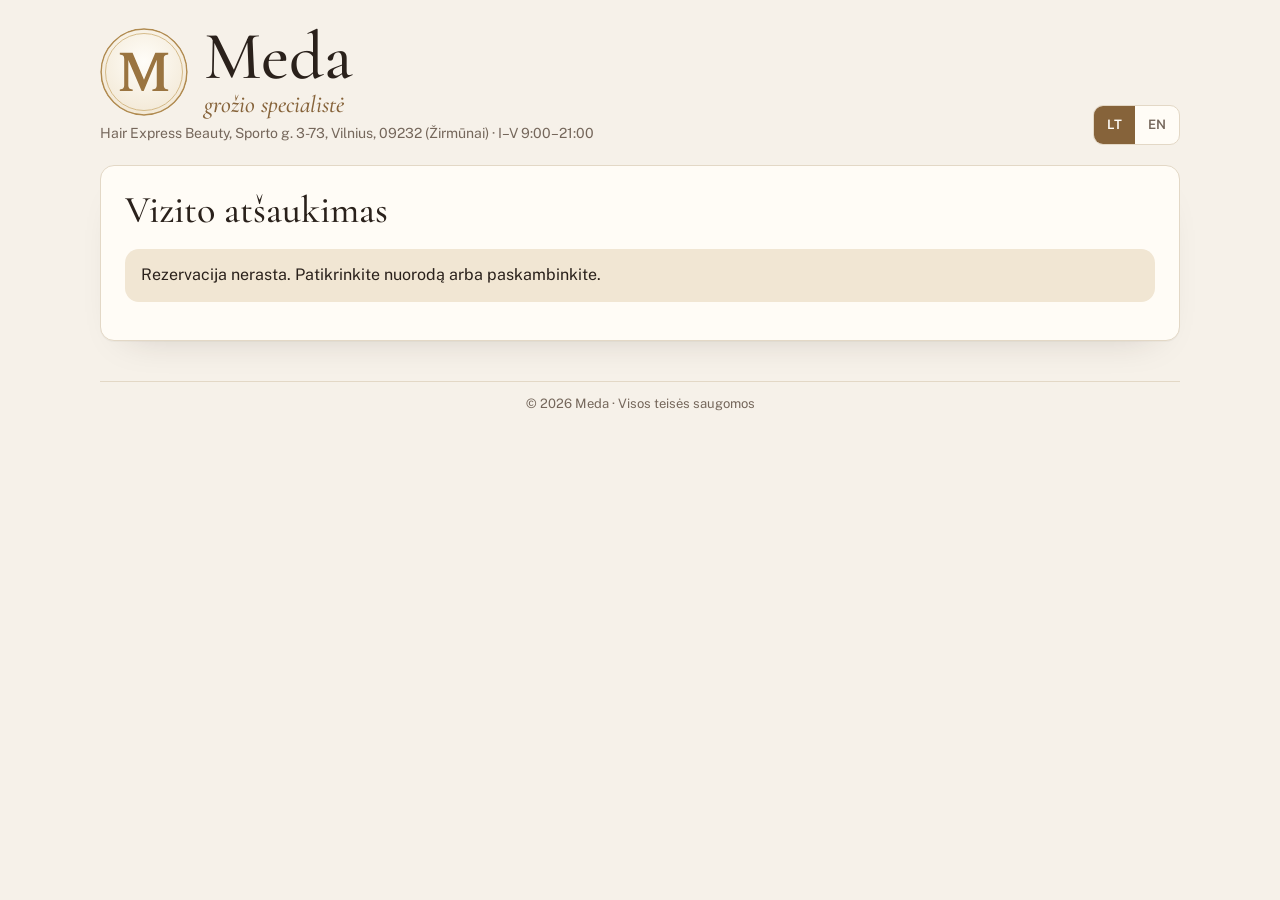
<file: meda-site/live/cancel.html>
<!doctype html>
<html lang="lt">
<head>
<meta charset="utf-8">
<meta name="viewport" content="width=device-width,initial-scale=1,viewport-fit=cover">
<meta name="theme-color" content="#fffcf6" media="(prefers-color-scheme: light)">
<meta name="theme-color" content="#241c18" media="(prefers-color-scheme: dark)">
<meta name="description" content="Meda – grožio specialistė. Registracija internetu.">
<title>Meda – vizito atšaukimas</title>
<meta name="robots" content="noindex">
<link rel="icon" href="logo.svg" type="image/svg+xml">
<link rel="apple-touch-icon" href="apple-touch-icon.png">
<link rel="manifest" href="manifest.webmanifest">
<meta name="apple-mobile-web-app-title" content="Meda">
<meta name="apple-mobile-web-app-capable" content="yes">
<link rel="stylesheet" href="fonts.css?v=1">
<link rel="stylesheet" href="style.css?v=1">
<script src="vendor/supabase-2.118.0.js"></script>
</head>
<body>
<a class="skip" id="skip" href="#client">Pereiti prie turinio</a>
<div class="wrap">
  <header>
    <div class="brand">
      <div class="brand-row"><img class="logo" src="logo.svg" width="88" height="88" alt=""><h1>Meda<span class="h1-sub">grožio specialistė</span></h1></div>
      <p id="t-addr"></p>
    </div>
    <div class="controls">
      <div class="lang" role="group" aria-label="Kalba / Language">
        <button id="lang-lt" lang="lt" aria-pressed="true">LT</button>
        <button id="lang-en" lang="en" aria-pressed="false">EN</button>
      </div>
    </div>
  </header>

  <main id="client" tabindex="-1"><section class="panel"><p class="loading">…</p></section></main>

  <footer><div class="foot-row"><span id="t-foot"></span></div></footer>
</div>
<div class="toast" id="toast" aria-hidden="true" hidden></div>
<div class="sr-only" id="live" role="status" aria-live="polite"></div>

<script src="shared.js?v=1"></script>
<script>
const C = {
  lt: { title: 'Vizito atšaukimas', notFound: 'Rezervacija nerasta. Patikrinkite nuorodą arba paskambinkite.', service: 'Paslauga', barber: 'Meistrė', time: 'Laikas', code: 'Kodas',
        ask: 'Ar tikrai norite atšaukti šį vizitą?', btn: 'Taip, atšaukti vizitą', sending: 'Atšaukiama…', done: 'Vizitas atšauktas. Laikas atlaisvintas kitoms klientėms.',
        already: 'Šis vizitas jau atšauktas.', late: `Atšaukti internetu jau per vėlu. Skambinkite ${SHOP_PHONE}.`, fail: 'Nepavyko. Bandykite dar kartą arba paskambinkite.', again: 'Registruotis iš naujo', foot: `© ${new Date().getFullYear()} Meda · Visos teisės saugomos` },
  en: { title: 'Cancel appointment', notFound: 'Booking not found. Check the link or call me.', service: 'Service', barber: 'Specialist', time: 'Time', code: 'Code',
        ask: 'Do you really want to cancel this appointment?', btn: 'Yes, cancel appointment', sending: 'Cancelling…', done: 'Appointment cancelled. The slot is free for others now.',
        already: 'This appointment is already cancelled.', late: `It’s too late to cancel online. Please call ${SHOP_PHONE}.`, fail: 'Something went wrong. Try again or call me.', again: 'Book again', foot: `© ${new Date().getFullYear()} Meda · All rights reserved` }
};
const P = new URLSearchParams(location.search), TOKEN = P.get('t') || '';
if (['lt','en'].includes(P.get('lang'))) LANG = P.get('lang');
const main = document.getElementById('client');
let B = null, SVC = null, state = 'loading';
function render() {
  const t = { ...COMMON[LANG], ...C[LANG] }; paintCommon(); document.title = `Meda – ${t.title}`;
  document.getElementById('t-foot').textContent = t.foot;
  if (state === 'loading') { main.innerHTML = `<section class="panel"><p class="loading">${t.loading}</p></section>`; return; }
  if (state === 'missing') { main.innerHTML = `<section class="panel"><h2>${t.title}</h2><p class="alert bad">${t.notFound}</p></section>`; return; }
  const rows = `<div class="sum-row"><span>${t.service}</span><span>${esc(svcName(SVC) || '')}</span></div>
    <div class="sum-row"><span>${t.barber}</span><span>${esc(B.barber_name)}</span></div>
    <div class="sum-row"><span>${t.time}</span><span>${niceDate(B.day)}, ${hm(B.start_min)}–${hm(B.end_min)}</span></div>
    <div class="sum-row"><span>${t.code}</span><span translate="no">${esc(B.code)}</span></div>`;
  let body;
  if (state === 'cancelled') body = `<p class="alert">${t.done}</p><a class="btn" href="./">${t.again}</a>`;
  else if (B.status === 'cancelled') body = `<p class="alert">${t.already}</p><a class="btn" href="./">${t.again}</a>`;
  else if (!B.can_cancel) body = `<p class="alert bad">${t.late}</p><a class="btn" href="tel:${SHOP_TEL}">${SHOP_PHONE}</a>`;
  else body = `<p>${t.ask}</p><button class="btn red" id="go" ${state === 'sending' ? 'disabled aria-busy="true"' : ''}>${state === 'sending' ? t.sending : t.btn}</button>`;
  main.innerHTML = `<section class="panel" style="max-width:520px;margin:0 auto"><h2>${t.title}</h2>${rows}<div style="margin-top:16px">${body}</div></section>`;
  const go = document.getElementById('go');
  if (go) go.onclick = async () => {
    state = 'sending'; render();
    const { error } = await sb.rpc('cancel_by_token', { p_token: TOKEN });
    if (error) { const m = String(error.message || ''); if (m.includes('too_late')) { B.can_cancel = false; state = 'ok'; } else { state = 'ok'; toast(C[LANG].fail); } }
    else state = 'cancelled';
    render();
  };
}
bindLangButtons(render);
document.getElementById('skip').onclick = e => { e.preventDefault(); main.focus(); };
(async () => {
  render();
  if (!/^[0-9a-f-]{36}$/i.test(TOKEN)) { state = 'missing'; return render(); }
  const [r, s] = await Promise.all([sb.rpc('booking_by_token', { p_token: TOKEN }), sb.from('services').select('*')]);
  B = (r.data || [])[0]; if (r.error || !B) { state = 'missing'; return render(); }
  SVC = (s.data || []).find(x => x.id === B.service_id) || null;
  state = 'ok'; render();
})();
</script>
</body>
</html>
</file>
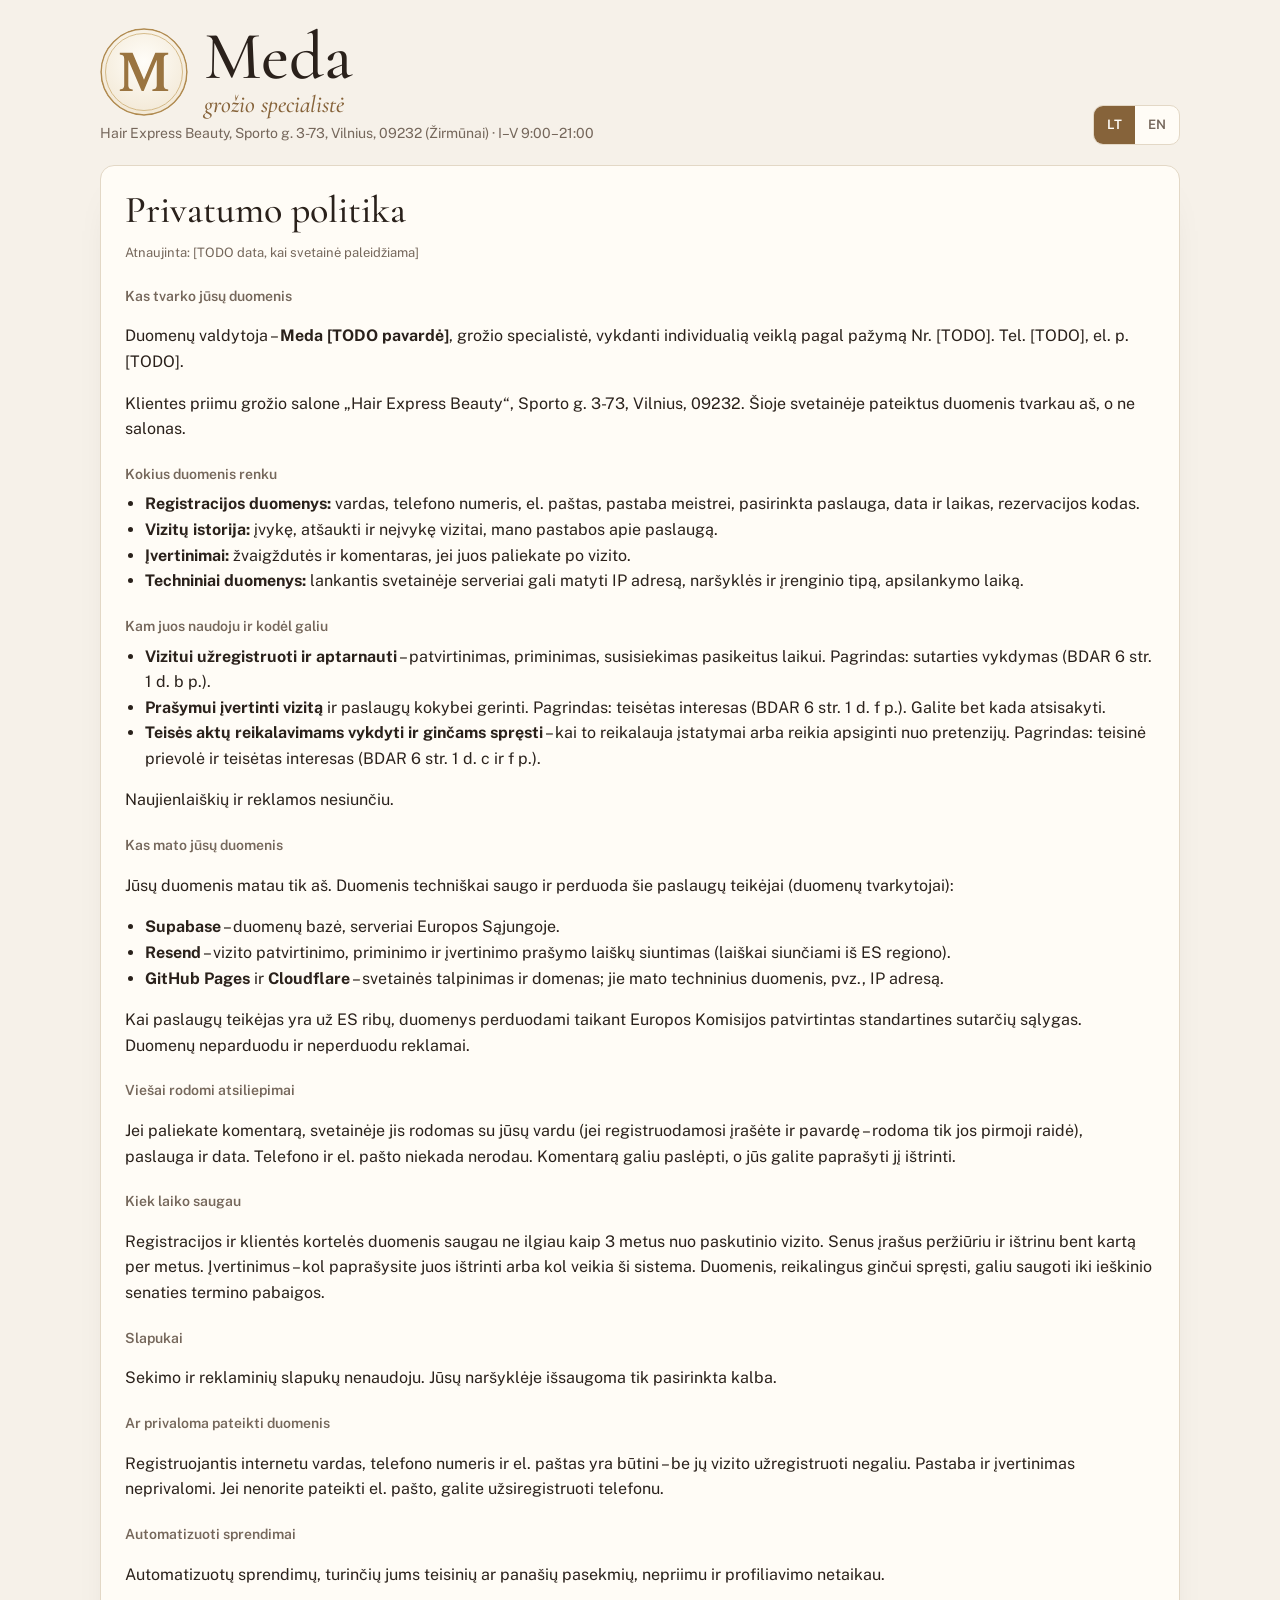
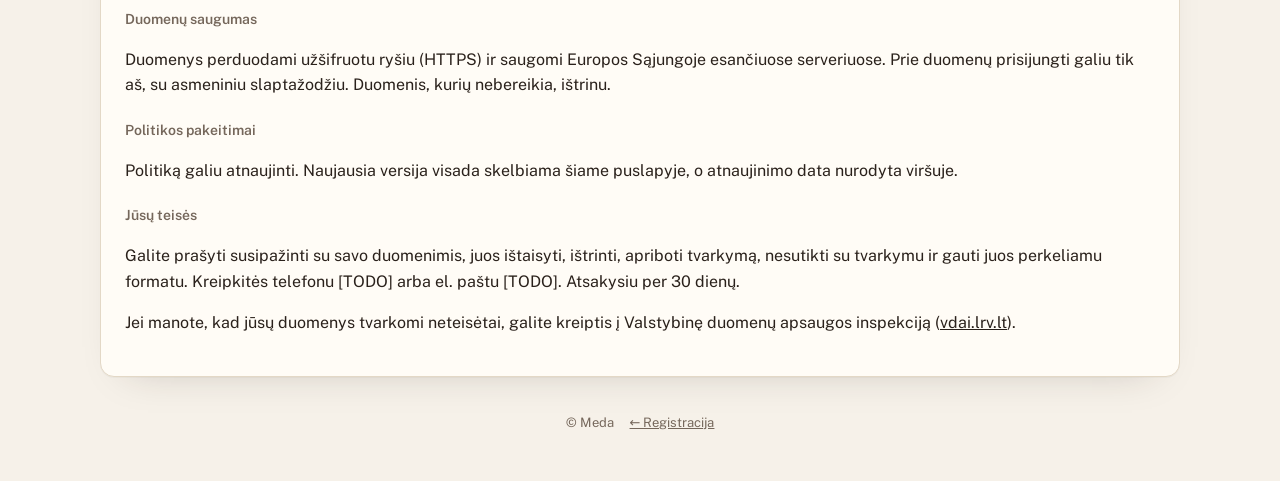
<file: meda-site/live/privacy.html>
<!doctype html>
<html lang="lt">
<head>
<meta charset="utf-8">
<meta name="viewport" content="width=device-width,initial-scale=1,viewport-fit=cover">
<meta name="theme-color" content="#fffcf6" media="(prefers-color-scheme: light)">
<meta name="theme-color" content="#241c18" media="(prefers-color-scheme: dark)">
<meta name="description" content="Meda – grožio specialistė. Privatumo politika.">
<title>Meda – privatumo politika</title>
<link rel="icon" href="logo.svg" type="image/svg+xml">
<link rel="apple-touch-icon" href="apple-touch-icon.png">
<link rel="manifest" href="manifest.webmanifest">
<meta name="apple-mobile-web-app-title" content="Meda">
<meta name="apple-mobile-web-app-capable" content="yes">
<link rel="stylesheet" href="fonts.css?v=1">
<link rel="stylesheet" href="style.css?v=1">
<script src="vendor/supabase-2.118.0.js"></script>
</head>
<body>
<a class="skip" id="skip" href="#doc">Pereiti prie turinio</a>
<div class="wrap">
  <header>
    <div class="brand">
      <div class="brand-row"><img class="logo" src="logo.svg" width="88" height="88" alt=""><h1>Meda<span class="h1-sub">grožio specialistė</span></h1></div>
      <p id="t-addr"></p>
    </div>
    <div class="controls">
      <div class="lang" role="group" aria-label="Kalba / Language">
        <button id="lang-lt" lang="lt" aria-pressed="true">LT</button>
        <button id="lang-en" lang="en" aria-pressed="false">EN</button>
      </div>
    </div>
  </header>

  <main id="doc" tabindex="-1">
<article class="panel policy" data-l="lt" lang="lt">
<h2>Privatumo politika</h2>
<p class="upd">Atnaujinta: [TODO data, kai svetainė paleidžiama]</p>
<h3>Kas tvarko jūsų duomenis</h3>
<p>Duomenų valdytoja – <b>Meda [TODO pavardė]</b>, grožio specialistė, vykdanti individualią veiklą pagal pažymą Nr. [TODO]. Tel. [TODO], el. p. [TODO].</p>
<p>Klientes priimu grožio salone „Hair Express Beauty“, Sporto g. 3-73, Vilnius, 09232. Šioje svetainėje pateiktus duomenis tvarkau aš, o ne salonas.</p>
<h3>Kokius duomenis renku</h3>
<ul>
<li><b>Registracijos duomenys:</b> vardas, telefono numeris, el. paštas, pastaba meistrei, pasirinkta paslauga, data ir laikas, rezervacijos kodas.</li>
<li><b>Vizitų istorija:</b> įvykę, atšaukti ir neįvykę vizitai, mano pastabos apie paslaugą.</li>
<li><b>Įvertinimai:</b> žvaigždutės ir komentaras, jei juos paliekate po vizito.</li>
<li><b>Techniniai duomenys:</b> lankantis svetainėje serveriai gali matyti IP adresą, naršyklės ir įrenginio tipą, apsilankymo laiką.</li>
</ul>
<h3>Kam juos naudoju ir kodėl galiu</h3>
<ul>
<li><b>Vizitui užregistruoti ir aptarnauti</b> – patvirtinimas, priminimas, susisiekimas pasikeitus laikui. Pagrindas: sutarties vykdymas (BDAR 6 str. 1 d. b p.).</li>
<li><b>Prašymui įvertinti vizitą</b> ir paslaugų kokybei gerinti. Pagrindas: teisėtas interesas (BDAR 6 str. 1 d. f p.). Galite bet kada atsisakyti.</li>
<li><b>Teisės aktų reikalavimams vykdyti ir ginčams spręsti</b> – kai to reikalauja įstatymai arba reikia apsiginti nuo pretenzijų. Pagrindas: teisinė prievolė ir teisėtas interesas (BDAR 6 str. 1 d. c ir f p.).</li>
</ul>
<p>Naujienlaiškių ir reklamos nesiunčiu.</p>
<h3>Kas mato jūsų duomenis</h3>
<p>Jūsų duomenis matau tik aš. Duomenis techniškai saugo ir perduoda šie paslaugų teikėjai (duomenų tvarkytojai):</p>
<ul>
<li><b>Supabase</b> – duomenų bazė, serveriai Europos Sąjungoje.</li>
<li><b>Resend</b> – vizito patvirtinimo, priminimo ir įvertinimo prašymo laiškų siuntimas (laiškai siunčiami iš ES regiono).</li>
<li><b>GitHub Pages</b> ir <b>Cloudflare</b> – svetainės talpinimas ir domenas; jie mato techninius duomenis, pvz., IP adresą.</li>
</ul>
<p>Kai paslaugų teikėjas yra už ES ribų, duomenys perduodami taikant Europos Komisijos patvirtintas standartines sutarčių sąlygas. Duomenų neparduodu ir neperduodu reklamai.</p>
<h3>Viešai rodomi atsiliepimai</h3>
<p>Jei paliekate komentarą, svetainėje jis rodomas su jūsų vardu (jei registruodamosi įrašėte ir pavardę – rodoma tik jos pirmoji raidė), paslauga ir data. Telefono ir el. pašto niekada nerodau. Komentarą galiu paslėpti, o jūs galite paprašyti jį ištrinti.</p>
<h3>Kiek laiko saugau</h3>
<p>Registracijos ir klientės kortelės duomenis saugau ne ilgiau kaip 3 metus nuo paskutinio vizito. Senus įrašus peržiūriu ir ištrinu bent kartą per metus. Įvertinimus – kol paprašysite juos ištrinti arba kol veikia ši sistema. Duomenis, reikalingus ginčui spręsti, galiu saugoti iki ieškinio senaties termino pabaigos.</p>
<h3>Slapukai</h3>
<p>Sekimo ir reklaminių slapukų nenaudoju. Jūsų naršyklėje išsaugoma tik pasirinkta kalba.</p>
<h3>Ar privaloma pateikti duomenis</h3>
<p>Registruojantis internetu vardas, telefono numeris ir el. paštas yra būtini – be jų vizito užregistruoti negaliu. Pastaba ir įvertinimas neprivalomi. Jei nenorite pateikti el. pašto, galite užsiregistruoti telefonu.</p>
<h3>Automatizuoti sprendimai</h3>
<p>Automatizuotų sprendimų, turinčių jums teisinių ar panašių pasekmių, nepriimu ir profiliavimo netaikau.</p>
<h3>Duomenų saugumas</h3>
<p>Duomenys perduodami užšifruotu ryšiu (HTTPS) ir saugomi Europos Sąjungoje esančiuose serveriuose. Prie duomenų prisijungti galiu tik aš, su asmeniniu slaptažodžiu. Duomenis, kurių nebereikia, ištrinu.</p>
<h3>Politikos pakeitimai</h3>
<p>Politiką galiu atnaujinti. Naujausia versija visada skelbiama šiame puslapyje, o atnaujinimo data nurodyta viršuje.</p>
<h3>Jūsų teisės</h3>
<p>Galite prašyti susipažinti su savo duomenimis, juos ištaisyti, ištrinti, apriboti tvarkymą, nesutikti su tvarkymu ir gauti juos perkeliamu formatu. Kreipkitės telefonu [TODO] arba el. paštu [TODO]. Atsakysiu per 30 dienų.</p>
<p>Jei manote, kad jūsų duomenys tvarkomi neteisėtai, galite kreiptis į Valstybinę duomenų apsaugos inspekciją (<a href="https://vdai.lrv.lt" target="_blank" rel="noopener">vdai.lrv.lt</a>).</p>
</article>
<article class="panel policy" data-l="en" lang="en" hidden>
<h2>Privacy policy</h2>
<p class="upd">Updated: [TODO launch date]</p>
<h3>Who handles your data</h3>
<p>The data controller is <b>Meda [TODO surname]</b>, a self-employed beauty specialist (self-employment certificate no. [TODO]). Phone [TODO], email [TODO].</p>
<p>I see clients at the Hair Express Beauty salon, Sporto g. 3-73, Vilnius, 09232, Lithuania. Data you enter on this website is handled by me, not by the salon.</p>
<h3>What I collect</h3>
<ul>
<li><b>Booking details:</b> name, phone number, email, your note, chosen service, date and time, booking code.</li>
<li><b>Visit history:</b> completed, cancelled and missed visits, my notes about the service.</li>
<li><b>Ratings:</b> stars and a comment, if you leave them after a visit.</li>
<li><b>Technical data:</b> when you visit the website, servers may see your IP address, browser and device type and the time of the visit.</li>
</ul>
<h3>Why I use it and on what basis</h3>
<ul>
<li><b>To book and serve your visit</b> – confirmation, reminder, contacting you about changes. Basis: performance of a contract (GDPR Art. 6(1)(b)).</li>
<li><b>To ask you to rate your visit</b> and improve my service. Basis: legitimate interest (Art. 6(1)(f)). You can opt out at any time.</li>
<li><b>To meet legal requirements and resolve disputes</b> – when the law requires it or a claim has to be answered. Basis: legal obligation and legitimate interest (Art. 6(1)(c) and (f)).</li>
</ul>
<p>I do not send newsletters or advertising.</p>
<h3>Who sees your data</h3>
<p>Only I see your data. It is stored and transmitted by these service providers (data processors):</p>
<ul>
<li><b>Supabase</b> – database, servers in the European Union.</li>
<li><b>Resend</b> – sending confirmation, reminder and rating request emails (sent from the EU region).</li>
<li><b>GitHub Pages</b> and <b>Cloudflare</b> – website hosting and domain; they see technical data such as your IP address.</li>
</ul>
<p>Where a provider is outside the EU, data is transferred under the European Commission’s standard contractual clauses. I do not sell your data or pass it on for advertising.</p>
<h3>Public reviews</h3>
<p>If you leave a comment, it is shown on the website with your first name (and only the first letter of a surname, if you entered one), the service and the date. Your phone and email are never shown. I can hide a comment, and you can ask me to delete it.</p>
<h3>How long I keep it</h3>
<p>Booking and client record data is kept for no longer than 3 years after your last visit. I review and delete old records at least once a year. Ratings are kept until you ask me to delete them or for as long as this system runs. Data needed to resolve a dispute may be kept until the limitation period ends.</p>
<h3>Cookies</h3>
<p>No tracking or advertising cookies are used. Your browser stores only the language you chose.</p>
<h3>Is providing data required</h3>
<p>For online booking, your name, phone number and email are required – I cannot book the visit without them. The note and the rating are optional. If you prefer not to give an email, you can book by phone.</p>
<h3>Automated decisions</h3>
<p>I make no automated decisions with legal or similar effects and do no profiling.</p>
<h3>Data security</h3>
<p>Data is sent over an encrypted connection (HTTPS) and stored on servers in the European Union. Only I can sign in to the data, with a personal password. Data that is no longer needed is deleted.</p>
<h3>Changes to this policy</h3>
<p>I may update this policy. The latest version is always published on this page, with the update date at the top.</p>
<h3>Your rights</h3>
<p>You can ask to access, correct or delete your data, restrict or object to its use and receive it in a portable format. Call [TODO] or email [TODO]. I reply within 30 days.</p>
<p>If you think your data is handled unlawfully, you can complain to the State Data Protection Inspectorate of Lithuania (<a href="https://vdai.lrv.lt" target="_blank" rel="noopener">vdai.lrv.lt</a>).</p>
</article>
</main>

  <footer><div class="foot-row"><span>© Meda</span><a href="./" id="back">← Registracija</a></div></footer>
</div>
<script src="shared.js?v=1"></script>
<script>
function paint() {
  paintCommon();
  document.querySelectorAll('.policy').forEach(a => a.hidden = a.dataset.l !== (LANG === 'lt' ? 'lt' : 'en'));
  document.title = { lt: 'Meda – privatumo politika', en: 'Meda – privacy policy' }[LANG];
  document.getElementById('back').textContent = { lt: '← Registracija', en: '← Booking' }[LANG];
}
bindLangButtons(paint);
paint();
</script>
</body>
</html>
</file>
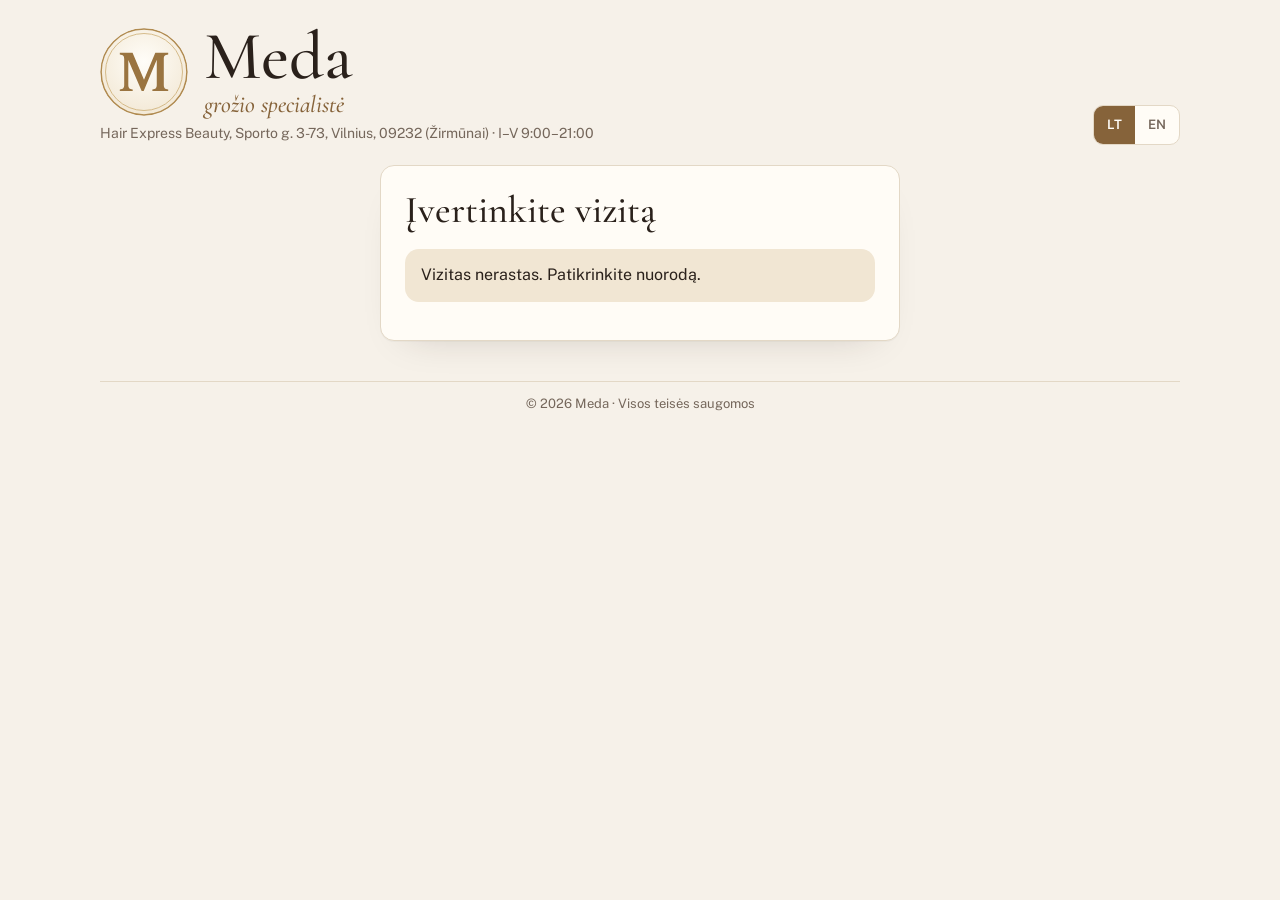
<file: meda-site/live/rate.html>
<!doctype html>
<html lang="lt">
<head>
<meta charset="utf-8">
<meta name="viewport" content="width=device-width,initial-scale=1,viewport-fit=cover">
<meta name="theme-color" content="#fffcf6" media="(prefers-color-scheme: light)">
<meta name="theme-color" content="#241c18" media="(prefers-color-scheme: dark)">
<meta name="description" content="Meda – grožio specialistė. Registracija internetu.">
<title>Meda – įvertinimas</title>
<meta name="robots" content="noindex">
<link rel="icon" href="logo.svg" type="image/svg+xml">
<link rel="apple-touch-icon" href="apple-touch-icon.png">
<link rel="manifest" href="manifest.webmanifest">
<meta name="apple-mobile-web-app-title" content="Meda">
<meta name="apple-mobile-web-app-capable" content="yes">
<link rel="stylesheet" href="fonts.css?v=1">
<link rel="stylesheet" href="style.css?v=1">
<script src="vendor/supabase-2.118.0.js"></script>
</head>
<body>
<a class="skip" id="skip" href="#client">Pereiti prie turinio</a>
<div class="wrap">
  <header>
    <div class="brand">
      <div class="brand-row"><img class="logo" src="logo.svg" width="88" height="88" alt=""><h1>Meda<span class="h1-sub">grožio specialistė</span></h1></div>
      <p id="t-addr"></p>
    </div>
    <div class="controls">
      <div class="lang" role="group" aria-label="Kalba / Language">
        <button id="lang-lt" lang="lt" aria-pressed="true">LT</button>
        <button id="lang-en" lang="en" aria-pressed="false">EN</button>
      </div>
    </div>
  </header>

  <main id="client" tabindex="-1"><section class="panel"><p class="loading">…</p></section></main>

  <footer><div class="foot-row"><span id="t-foot"></span></div></footer>
</div>
<div class="toast" id="toast" aria-hidden="true" hidden></div>
<div class="sr-only" id="live" role="status" aria-live="polite"></div>

<script src="shared.js?v=1"></script>
<script>
const C = {
  lt: { title: 'Įvertinkite vizitą', notFound: 'Vizitas nerastas. Patikrinkite nuorodą.', q: b => 'Kaip vertinate vizitą?', comment: 'Komentaras (nebūtina)', send: 'Siųsti įvertinimą', sending: 'Siunčiama…',
        thanks: 'Ačiū už įvertinimą! 🙏', done: s => `Jau įvertinote: ${'★'.repeat(s)}${'☆'.repeat(5 - s)}. Ačiū!`, early: 'Įvertinti galėsite po vizito.', late: 'Šio vizito įvertinti nebegalima.', pick: 'Pasirinkite žvaigždučių skaičių.', fail: 'Nepavyko. Bandykite dar kartą.', again: 'Registruotis dar kartą', foot: `© ${new Date().getFullYear()} Meda · Visos teisės saugomos`, stars: ['Labai blogai','Blogai','Normaliai','Gerai','Puikiai'] },
  en: { title: 'Rate your visit', notFound: 'Visit not found. Check the link.', q: b => `How was your visit with ${b}?`, comment: 'Comment (optional)', send: 'Send rating', sending: 'Sending…',
        thanks: 'Thanks for your rating! 🙏', done: s => `Already rated: ${'★'.repeat(s)}${'☆'.repeat(5 - s)}. Thank you!`, early: 'You can rate after your visit.', late: 'This visit can no longer be rated.', pick: 'Pick a number of stars.', fail: 'Something went wrong. Try again.', again: 'Book again', foot: `© ${new Date().getFullYear()} Meda · All rights reserved`, stars: ['Very bad','Bad','Okay','Good','Excellent'] }
};
const P = new URLSearchParams(location.search), TOKEN = P.get('t') || '';
if (['lt','en'].includes(P.get('lang'))) LANG = P.get('lang');
const main = document.getElementById('client');
let R = null, state = 'loading', pick = Math.min(5, Math.max(0, parseInt(P.get('s') || '0', 10) || 0)), comment = '';
function render() {
  const t = { ...COMMON[LANG], ...C[LANG] }; paintCommon(); document.title = `Meda – ${t.title}`;
  document.getElementById('t-foot').textContent = t.foot;
  const box = inner => { main.innerHTML = `<section class="panel" style="max-width:520px;margin:0 auto"><h2>${t.title}</h2>${inner}</section>`; };
  if (state === 'loading') return box(`<p class="loading">${t.loading}</p>`);
  if (state === 'missing') return box(`<p class="alert bad">${t.notFound}</p>`);
  if (state === 'thanks') return box(`<p class="alert">${t.thanks}</p><a class="btn" href="./">${t.again}</a>`);
  if (R.stars) return box(`<p class="alert">${t.done(R.stars)}</p><a class="btn" href="./">${t.again}</a>`);
  if (!R.can_rate) return box(`<p class="alert">${new Date(R.day + 'T00:00:00') > new Date() ? t.early : t.late}</p>`);
  const stars = [1,2,3,4,5].map(n => `<button type="button" class="star" data-s="${n}" aria-pressed="${pick >= n}" aria-label="${n} – ${t.stars[n-1]}">★</button>`).join('');
  box(`<p style="margin:0 0 4px">${esc(t.q(R.barber_name))}</p><p class="info" style="margin:0 0 10px">${niceDate(R.day)}, ${hm(R.start_min)}</p>
    <div class="stars" role="group" aria-label="${t.title}">${stars}</div><p class="info" style="min-height:1.4em;margin:4px 0 12px">${pick ? t.stars[pick-1] : ''}</p>
    <div class="field"><label for="cm">${t.comment}</label><textarea id="cm" rows="3" maxlength="500">${esc(comment)}</textarea></div>
    <button class="btn red" id="go" ${state === 'sending' ? 'disabled aria-busy="true"' : ''}>${state === 'sending' ? t.sending : t.send}</button>`);
  main.querySelectorAll('[data-s]').forEach(b => b.onclick = () => { comment = main.querySelector('#cm').value; pick = +b.dataset.s; render(); });
  main.querySelector('#go').onclick = async () => {
    comment = main.querySelector('#cm').value;
    if (!pick) { toast(t.pick); return; }
    state = 'sending'; render();
    const { error } = await sb.rpc('rate_by_token', { p_token: TOKEN, p_stars: pick, p_comment: comment || null });
    if (!error) { state = 'thanks'; return render(); }
    const m = String(error.message || '');
    if (m.includes('already')) { R.stars = pick; state = 'ok'; }
    else if (m.includes('too_late')) { R.can_rate = false; state = 'ok'; }
    else { state = 'ok'; toast(t.fail); }
    render();
  };
}
bindLangButtons(render);
document.getElementById('skip').onclick = e => { e.preventDefault(); main.focus(); };
(async () => {
  render();
  if (!/^[0-9a-f-]{36}$/i.test(TOKEN)) { state = 'missing'; return render(); }
  const r = await sb.rpc('rating_info', { p_token: TOKEN });
  R = (r.data || [])[0]; if (r.error || !R) { state = 'missing'; return render(); }
  if (!P.get('lang') && ['lt','en'].includes(R.lang)) LANG = R.lang;
  state = 'ok'; render();
})();
</script>
</body>
</html>
</file>
<file: live/fonts.css>
/* Self-hosted fonts (no requests to Google). Files from @fontsource, SIL OFL. */
@font-face{font-family:'Big Shoulders Display';font-style:normal;font-weight:600;font-display:swap;src:url(fonts/big-shoulders-display-latin-ext-600-normal.woff2) format('woff2');unicode-range:U+0100-02BA,U+02BD-02C5,U+02C7-02CC,U+02CE-02D7,U+02DD-02FF,U+0304,U+0308,U+0329,U+1D00-1DBF,U+1E00-1E9F,U+1EF2-1EFF,U+2020,U+20A0-20AB,U+20AD-20C0,U+2113,U+2C60-2C7F,U+A720-A7FF}
@font-face{font-family:'Big Shoulders Display';font-style:normal;font-weight:600;font-display:swap;src:url(fonts/big-shoulders-display-latin-600-normal.woff2) format('woff2');unicode-range:U+0000-00FF,U+0131,U+0152-0153,U+02BB-02BC,U+02C6,U+02DA,U+02DC,U+0304,U+0308,U+0329,U+2000-206F,U+20AC,U+2122,U+2191,U+2193,U+2212,U+2215,U+FEFF,U+FFFD}
@font-face{font-family:'Big Shoulders Display';font-style:normal;font-weight:800;font-display:swap;src:url(fonts/big-shoulders-display-latin-ext-800-normal.woff2) format('woff2');unicode-range:U+0100-02BA,U+02BD-02C5,U+02C7-02CC,U+02CE-02D7,U+02DD-02FF,U+0304,U+0308,U+0329,U+1D00-1DBF,U+1E00-1E9F,U+1EF2-1EFF,U+2020,U+20A0-20AB,U+20AD-20C0,U+2113,U+2C60-2C7F,U+A720-A7FF}
@font-face{font-family:'Big Shoulders Display';font-style:normal;font-weight:800;font-display:swap;src:url(fonts/big-shoulders-display-latin-800-normal.woff2) format('woff2');unicode-range:U+0000-00FF,U+0131,U+0152-0153,U+02BB-02BC,U+02C6,U+02DA,U+02DC,U+0304,U+0308,U+0329,U+2000-206F,U+20AC,U+2122,U+2191,U+2193,U+2212,U+2215,U+FEFF,U+FFFD}
@font-face{font-family:'Public Sans';font-style:normal;font-weight:400;font-display:swap;src:url(fonts/public-sans-latin-ext-400-normal.woff2) format('woff2');unicode-range:U+0100-02BA,U+02BD-02C5,U+02C7-02CC,U+02CE-02D7,U+02DD-02FF,U+0304,U+0308,U+0329,U+1D00-1DBF,U+1E00-1E9F,U+1EF2-1EFF,U+2020,U+20A0-20AB,U+20AD-20C0,U+2113,U+2C60-2C7F,U+A720-A7FF}
@font-face{font-family:'Public Sans';font-style:normal;font-weight:400;font-display:swap;src:url(fonts/public-sans-latin-400-normal.woff2) format('woff2');unicode-range:U+0000-00FF,U+0131,U+0152-0153,U+02BB-02BC,U+02C6,U+02DA,U+02DC,U+0304,U+0308,U+0329,U+2000-206F,U+20AC,U+2122,U+2191,U+2193,U+2212,U+2215,U+FEFF,U+FFFD}
@font-face{font-family:'Public Sans';font-style:normal;font-weight:500;font-display:swap;src:url(fonts/public-sans-latin-ext-500-normal.woff2) format('woff2');unicode-range:U+0100-02BA,U+02BD-02C5,U+02C7-02CC,U+02CE-02D7,U+02DD-02FF,U+0304,U+0308,U+0329,U+1D00-1DBF,U+1E00-1E9F,U+1EF2-1EFF,U+2020,U+20A0-20AB,U+20AD-20C0,U+2113,U+2C60-2C7F,U+A720-A7FF}
@font-face{font-family:'Public Sans';font-style:normal;font-weight:500;font-display:swap;src:url(fonts/public-sans-latin-500-normal.woff2) format('woff2');unicode-range:U+0000-00FF,U+0131,U+0152-0153,U+02BB-02BC,U+02C6,U+02DA,U+02DC,U+0304,U+0308,U+0329,U+2000-206F,U+20AC,U+2122,U+2191,U+2193,U+2212,U+2215,U+FEFF,U+FFFD}
@font-face{font-family:'Public Sans';font-style:normal;font-weight:600;font-display:swap;src:url(fonts/public-sans-latin-ext-600-normal.woff2) format('woff2');unicode-range:U+0100-02BA,U+02BD-02C5,U+02C7-02CC,U+02CE-02D7,U+02DD-02FF,U+0304,U+0308,U+0329,U+1D00-1DBF,U+1E00-1E9F,U+1EF2-1EFF,U+2020,U+20A0-20AB,U+20AD-20C0,U+2113,U+2C60-2C7F,U+A720-A7FF}
@font-face{font-family:'Public Sans';font-style:normal;font-weight:600;font-display:swap;src:url(fonts/public-sans-latin-600-normal.woff2) format('woff2');unicode-range:U+0000-00FF,U+0131,U+0152-0153,U+02BB-02BC,U+02C6,U+02DA,U+02DC,U+0304,U+0308,U+0329,U+2000-206F,U+20AC,U+2122,U+2191,U+2193,U+2212,U+2215,U+FEFF,U+FFFD}
@font-face{font-family:'Public Sans';font-style:normal;font-weight:700;font-display:swap;src:url(fonts/public-sans-latin-ext-700-normal.woff2) format('woff2');unicode-range:U+0100-02BA,U+02BD-02C5,U+02C7-02CC,U+02CE-02D7,U+02DD-02FF,U+0304,U+0308,U+0329,U+1D00-1DBF,U+1E00-1E9F,U+1EF2-1EFF,U+2020,U+20A0-20AB,U+20AD-20C0,U+2113,U+2C60-2C7F,U+A720-A7FF}
@font-face{font-family:'Public Sans';font-style:normal;font-weight:700;font-display:swap;src:url(fonts/public-sans-latin-700-normal.woff2) format('woff2');unicode-range:U+0000-00FF,U+0131,U+0152-0153,U+02BB-02BC,U+02C6,U+02DA,U+02DC,U+0304,U+0308,U+0329,U+2000-206F,U+20AC,U+2122,U+2191,U+2193,U+2212,U+2215,U+FEFF,U+FFFD}
@font-face{font-family:'JetBrains Mono';font-style:normal;font-weight:500;font-display:swap;src:url(fonts/jetbrains-mono-latin-ext-500-normal.woff2) format('woff2');unicode-range:U+0100-02BA,U+02BD-02C5,U+02C7-02CC,U+02CE-02D7,U+02DD-02FF,U+0304,U+0308,U+0329,U+1D00-1DBF,U+1E00-1E9F,U+1EF2-1EFF,U+2020,U+20A0-20AB,U+20AD-20C0,U+2113,U+2C60-2C7F,U+A720-A7FF}
@font-face{font-family:'JetBrains Mono';font-style:normal;font-weight:500;font-display:swap;src:url(fonts/jetbrains-mono-latin-500-normal.woff2) format('woff2');unicode-range:U+0000-00FF,U+0131,U+0152-0153,U+02BB-02BC,U+02C6,U+02DA,U+02DC,U+0304,U+0308,U+0329,U+2000-206F,U+20AC,U+2122,U+2191,U+2193,U+2212,U+2215,U+FEFF,U+FFFD}
</file>
<file: live/style.css>
:root{box-sizing:border-box;padding-top:env(safe-area-inset-top,0px);padding-bottom:env(safe-area-inset-bottom,0px)}body{margin:0}img{max-width:100%}[hidden]{display:none!important}
/* Layout: signage-style header with barber-pole band, two modes (client booking / barber dashboard), stepped flow + sticky summary */
:root{
  --bg:#eef1ef; --surface:#ffffff; --surface-2:#f6f8f7; --ink:#15201b; --muted:#5b6862; --line:#d3dad6;
  --red:#b3261e; --red-soft:#f8e3e1; --navy:#1f3a8a; --navy-soft:#e3e8f6; --ok:#1d7a4a; --ok-soft:#dff1e7; --warn:#9a5b00; --warn-soft:#fbefd9;
  --f-display:"Big Shoulders Display","Arial Narrow",Impact,sans-serif;
  --f-body:"Public Sans",system-ui,-apple-system,"Segoe UI",sans-serif;
  --f-mono:"JetBrains Mono",ui-monospace,Menlo,Consolas,monospace;
  --r:10px;
}
@media (prefers-color-scheme:dark){:root:not([data-theme="light"]){
  --bg:#0f1412; --surface:#171e1b; --surface-2:#1d2622; --ink:#e7ece9; --muted:#97a49e; --line:#2b3632;
  --red:#ec5b50; --red-soft:#3a1a18; --navy:#8ea6f2; --navy-soft:#1c2440; --ok:#5cc98d; --ok-soft:#14301f; --warn:#e9a94a; --warn-soft:#33260f; color-scheme:dark}}
:root[data-theme="dark"]{
  --bg:#0f1412; --surface:#171e1b; --surface-2:#1d2622; --ink:#e7ece9; --muted:#97a49e; --line:#2b3632;
  --red:#ec5b50; --red-soft:#3a1a18; --navy:#8ea6f2; --navy-soft:#1c2440; --ok:#5cc98d; --ok-soft:#14301f; --warn:#e9a94a; --warn-soft:#33260f; color-scheme:dark}

*{box-sizing:border-box}

html{-webkit-tap-highlight-color:rgba(31,58,138,.15)}
a,button,input,select,textarea,label,summary{touch-action:manipulation}
select{background-color:var(--surface);color:var(--ink)}
h1,h2,h3{text-wrap:balance}
main{scroll-margin-top:16px}
.sr-only{position:absolute;width:1px;height:1px;margin:-1px;padding:0;overflow:hidden;clip:rect(0 0 0 0);white-space:nowrap;border:0}
.skip{position:absolute;left:-9999px;top:8px;z-index:20;background:var(--ink);color:var(--bg);padding:10px 16px;border-radius:8px;font-weight:600;text-decoration:none}
.skip:focus{left:16px}
body{background:var(--bg);color:var(--ink);font-family:var(--f-body);font-size:15px;line-height:1.5;padding:0 16px 48px}
.wrap{max-width:1080px;margin:0 auto}
button,input,select,textarea{font:inherit;color:inherit}
:focus-visible{outline:2px solid var(--navy);outline-offset:2px}
.pole{height:8px;margin:0 -16px;background:repeating-linear-gradient(-45deg,var(--red) 0 12px,var(--surface) 12px 20px,var(--navy) 20px 32px,var(--surface) 32px 40px)}
@media (prefers-reduced-motion:no-preference){.pole{background-size:56.57px 8px;animation:spin 3s linear infinite}}
@keyframes spin{to{background-position:56.57px 0}}

header{display:flex;flex-wrap:wrap;gap:12px 24px;align-items:flex-end;justify-content:space-between;padding-block:22px 18px}
.brand h1{font-family:var(--f-display);font-weight:800;font-size:clamp(34px,6vw,52px);line-height:.95;letter-spacing:.01em;text-transform:uppercase;margin:0}
.brand-row{display:flex;align-items:center;gap:14px}
.logo{width:clamp(56px,10vw,76px);height:auto;flex:none;border-radius:50%}
.contact a,.info-grid a{color:var(--ink);text-decoration:none;border-bottom:1px solid var(--line)}
.contact a:hover,.info-grid a:hover{border-color:var(--ink)}
.brand p{margin:6px 0 0;color:var(--muted);font-size:14px}
.proto{display:inline-block;font-size:12px;letter-spacing:.08em;text-transform:uppercase;font-weight:700;color:var(--warn);background:var(--warn-soft);padding:2px 8px;border-radius:99px;margin-bottom:8px}
.modes{display:flex;background:var(--surface);border:1px solid var(--line);border-radius:99px;padding:4px}
.modes button{border:0;background:none;padding:8px 16px;border-radius:99px;font-weight:600;font-size:14px;cursor:pointer;color:var(--muted)}
.modes button[aria-selected="true"]{background:var(--ink);color:var(--bg)}

.grid{display:grid;grid-template-columns:minmax(0,1fr) 300px;gap:20px;align-items:start}
@media (max-width:820px){.grid{grid-template-columns:minmax(0,1fr)}}
.panel{background:var(--surface);border:1px solid var(--line);border-radius:var(--r);padding:20px}
.steps{display:flex;gap:6px;flex-wrap:wrap;margin-bottom:18px}
.steps span,.steps button{font-size:12px;font-weight:600;padding:4px 10px;border-radius:99px;background:var(--surface-2);color:var(--muted);border:1px solid var(--line)}
.steps span.on{background:var(--ink);color:var(--bg);border-color:var(--ink)}
.steps button.done{color:var(--ink);cursor:pointer;font:inherit;font-size:12px;font-weight:600;text-decoration:underline;text-underline-offset:3px}
.steps button.done:hover{border-color:var(--ink)}
h2{font-family:var(--f-display);font-weight:800;font-size:28px;text-transform:uppercase;letter-spacing:.02em;margin:0 0 14px;line-height:1}
h3{font-size:13px;text-transform:uppercase;letter-spacing:.08em;color:var(--muted);margin:0 0 10px;font-weight:700}

.list{display:grid;gap:8px}
.opt{display:flex;align-items:center;gap:14px;width:100%;text-align:left;background:var(--surface-2);border:1px solid var(--line);border-radius:var(--r);padding:14px 16px;cursor:pointer}
.opt:hover{border-color:var(--ink)}
.opt[aria-pressed="true"]{border-color:var(--red);box-shadow:inset 0 0 0 1px var(--red)}
.opt .main{flex:1;min-width:0}
.opt .t{font-weight:600}
.opt .s{font-size:13px;color:var(--muted)}
.opt .p{font-family:var(--f-mono);font-weight:500;font-variant-numeric:tabular-nums;white-space:nowrap}
.avatar{width:42px;height:42px;border-radius:50%;display:grid;place-items:center;font-family:var(--f-display);font-weight:800;font-size:20px;background:var(--navy-soft);color:var(--navy);flex:none}
.avatar.any{background:var(--red-soft);color:var(--red)}

.days{display:flex;gap:6px;overflow-x:auto;padding-bottom:6px;margin-bottom:14px;scrollbar-width:thin}
.day{flex:none;width:58px;padding:8px 0;text-align:center;background:var(--surface-2);border:1px solid var(--line);border-radius:var(--r);cursor:pointer}
.day b{display:block;font-family:var(--f-display);font-size:24px;line-height:1.05}
.day small{display:block;font-size:12px;color:var(--muted);text-transform:uppercase;letter-spacing:.05em}
.day[aria-pressed="true"]{background:var(--ink);color:var(--bg);border-color:var(--ink)}
.day[aria-pressed="true"] small{color:var(--bg);opacity:.75}
.day:disabled{opacity:.4;cursor:default}
.day{position:relative}
.day.has{border-color:var(--ok);background:var(--ok-soft)}
.day.has[aria-pressed="true"]{background:var(--ink);border-color:var(--ok);box-shadow:inset 0 0 0 2px var(--ok)}
.day .cnt{position:absolute;top:-6px;right:-6px;min-width:18px;height:18px;padding:0 5px;border-radius:99px;background:var(--ok);color:var(--bg);font:700 11px/18px var(--f-body,inherit);font-style:normal}
.days{mask-image:linear-gradient(to right,#000 calc(100% - 40px),transparent);-webkit-mask-image:linear-gradient(to right,#000 calc(100% - 40px),transparent);padding-top:7px;padding-right:32px}
.slots{display:grid;grid-template-columns:repeat(auto-fill,minmax(76px,1fr));gap:6px}
.slot{font-family:var(--f-mono);font-variant-numeric:tabular-nums;padding:9px 0;text-align:center;background:var(--surface-2);border:1px solid var(--line);border-radius:8px;cursor:pointer}
.slot:hover{border-color:var(--ink)}
.slot[aria-pressed="true"]{background:var(--red);color:#fff;border-color:var(--red)}
.part{font-size:12px;color:var(--muted);margin:14px 0 6px;font-weight:600}
.empty{color:var(--muted);padding:18px;text-align:center;border:1px dashed var(--line);border-radius:var(--r)}

.field{display:grid;gap:4px;margin-bottom:12px}
.field label{font-size:13px;font-weight:600}
.field input,.field textarea,.field select{width:100%;padding:10px 12px;border:1px solid var(--line);border-radius:8px;background:var(--surface-2)}
.field .err{font-size:12px;color:var(--red)}
.row{display:flex;gap:10px;flex-wrap:wrap;align-items:center}
.btn{border:1px solid var(--ink);background:var(--ink);color:var(--bg);padding:11px 18px;border-radius:8px;font-weight:600;cursor:pointer}
.btn.ghost{background:transparent;color:var(--ink);border-color:var(--line)}
.btn.red{background:var(--red);border-color:var(--red);color:#fff}
.btn:disabled{opacity:.4;cursor:not-allowed}
.nav{display:flex;justify-content:space-between;gap:10px;margin-top:18px;flex-wrap:wrap}

.summary{position:sticky;top:calc(env(safe-area-inset-top,0px) + 12px)}
.sum-row{display:flex;justify-content:space-between;gap:12px;padding:9px 0;border-bottom:1px solid var(--line);font-size:14px}
.sum-row span:first-child{color:var(--muted)}
.sum-row span:last-child{text-align:right;font-weight:600}
.sum-total{display:flex;justify-content:space-between;align-items:baseline;padding-top:12px}
.sum-total b{font-family:var(--f-display);font-size:32px}
.info{font-size:13px;color:var(--muted);margin-top:14px;line-height:1.45}
.info strong{color:var(--ink)}

.done-box{text-align:center;padding:16px 0}
.code{font-family:var(--f-mono);font-size:22px;letter-spacing:.1em;background:var(--surface-2);border:1px dashed var(--line);display:inline-block;padding:8px 16px;border-radius:8px;margin:8px 0 14px}

/* Dashboard */
.stats{display:grid;grid-template-columns:repeat(auto-fit,minmax(170px,1fr));gap:12px;margin-bottom:20px}
.stat{background:var(--surface);border:1px solid var(--line);border-radius:var(--r);padding:14px 16px}
.stat small{display:block;font-size:12px;color:var(--muted);text-transform:uppercase;letter-spacing:.06em;font-weight:600}
.stat b{font-family:var(--f-display);font-size:34px;line-height:1.1;font-variant-numeric:tabular-nums}
.stat .note{font-size:12px;color:var(--muted)}
.sched-wrap{overflow-x:auto;border:1px solid var(--line);border-radius:var(--r);background:var(--surface)}
.sched{display:grid;min-width:560px;position:relative}
.sched .head{position:sticky;top:0;background:var(--surface-2);border-bottom:1px solid var(--line);padding:10px;font-weight:700;font-size:14px;display:flex;gap:8px;align-items:center;z-index:2}
.sched .head .avatar{width:28px;height:28px;font-size:14px}
.col{position:relative;border-left:1px solid var(--line)}
.hours{position:relative}
.hours div{position:absolute;right:8px;font-family:var(--f-mono);font-size:12px;color:var(--muted);transform:translateY(-50%)}
.gl{position:absolute;left:0;right:0;border-top:1px solid var(--line);opacity:.6}
.appt{position:absolute;left:4px;right:4px;border-radius:6px;padding:4px 8px;font-size:12px;line-height:1.3;overflow:hidden;cursor:pointer;text-align:left;border:1px solid transparent;background:var(--navy-soft);color:var(--ink);border-left:3px solid var(--navy)}
.appt b{display:block;font-weight:700}
.appt.new{background:var(--red-soft);border-left-color:var(--red)}
.appt.block{background:repeating-linear-gradient(-45deg,var(--surface-2) 0 6px,var(--line) 6px 8px);border-left-color:var(--muted);color:var(--muted)}
.appt.done{background:var(--surface-2);border-left-color:var(--muted);color:var(--muted)}
.pill.done{background:var(--surface-2);color:var(--muted);border:1px solid var(--line)}
.appt.noshow{opacity:.55;text-decoration:line-through}
.appt[aria-pressed="true"]{outline:2px solid var(--ink)}
.now{position:absolute;left:0;right:0;border-top:2px solid var(--red);z-index:1}
.legend{display:flex;gap:14px;flex-wrap:wrap;font-size:12px;color:var(--muted);margin:10px 0 0}
.legend i{display:inline-block;width:12px;height:12px;border-radius:3px;margin-right:6px;vertical-align:-2px}
.dash-grid{display:grid;grid-template-columns:minmax(0,1fr) 320px;gap:20px;align-items:start}
@media (max-width:900px){.dash-grid{grid-template-columns:minmax(0,1fr)}}
.side{display:grid;gap:16px}
.pill{display:inline-block;font-size:12px;font-weight:700;padding:2px 8px;border-radius:99px;text-transform:uppercase;letter-spacing:.05em}
.pill.ok{background:var(--ok-soft);color:var(--ok)}
.pill.new{background:var(--red-soft);color:var(--red)}
.pill.ns{background:var(--warn-soft);color:var(--warn)}
.cmp{display:grid;grid-template-columns:1fr 1fr;gap:10px;margin-top:12px}
.cmp div{background:var(--surface-2);border-radius:8px;padding:10px 12px}
.cmp small{font-size:12px;color:var(--muted)}
.cmp b{display:block;font-family:var(--f-display);font-size:28px;font-variant-numeric:tabular-nums}
.cmp .bad b{color:var(--red)} .cmp .good b{color:var(--ok)}
.save{margin-top:10px;font-weight:700;color:var(--ok)}
.inline-fields{display:grid;grid-template-columns:1fr 1fr;gap:10px}
.share{display:flex;gap:8px}
.share input{flex:1;min-width:0;font-family:var(--f-mono);font-size:12px;padding:9px 10px;border:1px solid var(--line);border-radius:8px;background:var(--surface-2)}
.toast{position:fixed;left:50%;bottom:calc(20px + env(safe-area-inset-bottom,0px));transform:translateX(-50%);background:var(--ink);color:var(--bg);padding:10px 16px;border-radius:8px;font-size:14px;z-index:10}
footer{margin-top:28px;font-size:12px;color:var(--muted)}
.controls{display:flex;gap:10px;flex-wrap:wrap;align-items:center}
.lang{display:flex;border:1px solid var(--line);border-radius:8px;overflow:hidden;background:var(--surface)}
.lang button{border:0;background:none;padding:8px 11px;font-family:var(--f-mono);font-size:12px;font-weight:500;cursor:pointer;color:var(--muted)}
.lang button[aria-pressed="true"]{background:var(--red);color:#fff}
.qr{display:flex;gap:14px;align-items:center;margin-top:14px;flex-wrap:wrap}
.qr-box{background:#fff;padding:8px;border-radius:8px;width:132px;height:132px;flex:none;border:1px solid var(--line)}
.qr-box svg{width:100%;height:100%;display:block}
.qr p{flex:1;min-width:140px;margin:0}
/* live app additions */
.loading{color:var(--muted);padding:28px 0;text-align:center}
.loading::before{content:"";display:inline-block;width:14px;height:14px;margin-right:8px;vertical-align:-2px;border:2px solid var(--line);border-top-color:var(--ink);border-radius:50%;animation:rot .8s linear infinite}
@keyframes rot{to{transform:rotate(360deg)}}
@media (prefers-reduced-motion:reduce){.loading::before{animation:none}}
.alert{background:var(--warn-soft);color:var(--ink);border-radius:var(--r);padding:14px 16px;margin:0 0 14px}
.alert.bad{background:var(--red-soft)}
.login{max-width:420px;margin:24px auto}
.foot-row{display:flex;gap:8px 16px;flex-wrap:wrap;justify-content:space-between}
.foot-row a{color:var(--muted)}
.btn[aria-busy="true"]{opacity:.6;cursor:progress}
.who{font-size:13px;color:var(--muted)}
.tel{color:var(--ink)}
.info-grid a.tel{display:inline-flex;align-items:center;gap:7px;margin-top:10px;white-space:nowrap;color:var(--ink);font-weight:600;text-decoration:none;border:0;border-bottom:1px solid var(--line);padding:0 0 2px}
.info-grid a.tel:hover{border-color:var(--ink)}

.find{margin-bottom:12px}
.find input{width:100%;padding:10px 12px;border-radius:var(--r);border:1px solid var(--line);background:var(--surface-2);color:var(--ink);font:inherit;font-size:16px}
.off{position:absolute;left:0;right:0;background:repeating-linear-gradient(-45deg,transparent 0 6px,var(--line) 6px 7px);opacity:.9;pointer-events:none}
.off span{position:absolute;top:8px;left:0;right:0;text-align:center;font-size:12px;font-weight:600;color:var(--muted);text-transform:uppercase;letter-spacing:.05em}
.hours-grid{display:grid;gap:8px;margin:6px 0 4px}
.hrow{display:grid;grid-template-columns:minmax(130px,1fr) auto auto auto;gap:8px;align-items:center}
.hrow select{padding:7px 8px;border-radius:var(--r);border:1px solid var(--line);background:var(--surface-2);color:var(--ink);font:inherit}
.hrow select:disabled{opacity:.4}
.hday{display:flex;gap:8px;align-items:center;font-weight:600}
.hday input{flex:none;width:18px;height:18px;accent-color:var(--red)}
[data-panel][aria-pressed="true"]{border-color:var(--ink)}
.move-box{border:1px solid var(--line);border-radius:var(--r);padding:12px;background:var(--surface-2)}
.stars{display:flex;gap:6px}
.star{font-size:40px;line-height:1;background:none;border:0;cursor:pointer;color:var(--line);padding:2px}
.star[aria-pressed="true"]{color:var(--warn)}

.tabs{display:flex;gap:4px;margin:0 0 12px;border-bottom:1px solid var(--line);overflow-x:auto;scrollbar-width:none}.tabs::-webkit-scrollbar{display:none}.tabs button{white-space:nowrap;flex:0 0 auto}
.tabs button{background:none;border:0;border-bottom:2px solid transparent;padding:10px 14px;font:inherit;font-weight:600;color:var(--muted);cursor:pointer}
.tabs button[aria-selected="true"]{color:var(--ink);border-bottom-color:var(--red)}
.cli-list{display:grid;gap:8px}
.cli{border:1px solid var(--line);border-radius:var(--r);padding:10px 12px;background:var(--surface-2)}
.cli-top{display:flex;gap:8px;align-items:center;flex-wrap:wrap}
.cli-v{margin-left:auto;font-size:12px;color:var(--muted)}
.cli-c{font-family:var(--f-mono);font-size:13px;margin-top:4px;word-break:break-all}
.cli-d{font-size:12px;color:var(--muted);margin-top:4px}
.cli-note{background:none;border:0;padding:0;margin-top:6px;font:inherit;font-size:13px;color:var(--muted);cursor:pointer;text-align:left}
.stars-s{color:var(--warn);letter-spacing:1px}

.rating-line{margin:4px 0 0}
.rating-btn{background:none;border:0;padding:2px 0;font:inherit;color:inherit;cursor:pointer;text-decoration:underline;text-decoration-color:var(--line);text-underline-offset:3px}
.rating-btn:hover{text-decoration-color:currentColor}
.star-off{color:var(--line)}
.reviews{margin-bottom:20px}
.rev-head{display:flex;justify-content:space-between;align-items:center;gap:12px}
.rev-head h2{margin:0}
.rev-big{display:flex;align-items:center;gap:14px;margin:14px 0}
.rev-big>b{font-size:44px;line-height:1}
.rev-sub{font-size:13px;color:var(--muted);margin-top:4px}
.rev-per{margin-bottom:12px}
.rev{border-top:1px solid var(--line);padding:12px 0}
.rev-top{display:flex;flex-wrap:wrap;gap:8px;align-items:baseline}
.rev-top span:last-child{color:var(--muted);font-size:13px}
.rev p{margin:6px 0 0;overflow-wrap:anywhere}
img.avatar{object-fit:cover;background:var(--navy-soft)}
.avatar.lg{width:64px;height:64px;font-size:26px}
.team{margin-top:20px}
.team-grid{display:grid;grid-template-columns:minmax(0,1fr) minmax(0,1.3fr);gap:24px;align-items:start}
@media (max-width:820px){.team-grid{grid-template-columns:minmax(0,1fr)}}
.team-list{display:flex;flex-direction:column}
.team-item{display:flex;align-items:center;gap:14px;padding:12px 10px;border:0;border-bottom:1px solid var(--line);border-left:3px solid transparent;background:none;color:inherit;font:inherit;text-align:left;cursor:pointer;width:100%}
.team-item[aria-pressed="true"]{border-left-color:var(--red);background:var(--navy-soft)}
.team-name{display:flex;flex-direction:column;flex:1;min-width:0}
.team-name b{font-size:17px}
.team-name small,.team-rate small{color:var(--muted);font-size:13px}
.team-rate{display:flex;flex-direction:column;align-items:flex-end;text-align:right;white-space:nowrap}
.team-detail h3{margin:0 0 6px}
.team-detail p{margin:0 0 14px;overflow-wrap:anywhere}
.team-detail .btn{margin-bottom:16px}
.gal{display:grid;grid-template-columns:repeat(3,minmax(0,1fr));gap:8px}
.gal-img{padding:0;border:0;background:var(--navy-soft);cursor:zoom-in;aspect-ratio:3/4;overflow:hidden;border-radius:8px}
.gal-img img{width:100%;height:100%;object-fit:cover;display:block}
.lb{border:0;padding:0;background:transparent;max-width:96vw;max-height:94vh;overflow:visible}
.lb::backdrop{background:rgba(0,0,0,.85)}
.lb img{max-width:96vw;max-height:90vh;display:block;border-radius:8px}
.lb button{position:absolute;background:rgba(0,0,0,.55);color:#fff;border:0;border-radius:50%;width:44px;height:44px;font-size:28px;line-height:1;cursor:pointer}
.lb-x{top:8px;right:8px}.lb-p{left:8px;top:50%;transform:translateY(-50%)}.lb-n{right:8px;top:50%;transform:translateY(-50%)}
.tm-head{display:flex;align-items:center;gap:16px;margin:6px 0 16px}
.tm-av{width:84px;height:84px;border-radius:50%;object-fit:cover;font-size:34px}
.pgrid{display:grid;grid-template-columns:repeat(auto-fill,minmax(110px,1fr));gap:8px}
.pg{position:relative;aspect-ratio:3/4;border-radius:8px;overflow:hidden;background:var(--navy-soft)}
.pg img{width:100%;height:100%;object-fit:cover;display:block}
.pg-x{position:absolute;top:4px;right:4px;width:30px;height:30px;border-radius:50%;border:0;background:rgba(0,0,0,.6);color:#fff;font-size:18px;cursor:pointer}
label.btn{display:inline-flex;align-items:center;cursor:pointer}
.stars-f{background:linear-gradient(90deg,var(--warn) var(--p),var(--line) var(--p));-webkit-background-clip:text;background-clip:text;color:transparent;letter-spacing:1px}

.rev-grid{display:grid;grid-template-columns:260px minmax(0,1fr);gap:24px;align-items:start;margin-top:8px}
@media (max-width:820px){.rev-grid{grid-template-columns:minmax(0,1fr)}}
.rev-filters{border:1px solid var(--line);border-radius:var(--r);padding:14px}
.rev-filters select{width:100%;padding:9px;border-radius:var(--r);border:1px solid var(--line);background:var(--surface-2);color:var(--ink);font:inherit;margin-bottom:12px}
.rf-l{display:block;font-size:13px;color:var(--muted);margin:0 0 6px}
.rf-star{display:flex;align-items:center;gap:8px;padding:5px 0;cursor:pointer;font-size:13px}
.rf-star input{width:18px;height:18px;margin:0;accent-color:var(--navy)}
.rf-bar{flex:1;height:6px;border-radius:3px;background:var(--line);overflow:hidden;min-width:40px}
.rf-bar span{display:block;height:100%;background:var(--warn)}
.rf-n{width:32px;text-align:right;color:var(--muted)}
.rev-list .rev:first-child{border-top:0;padding-top:0}
.rev-meta{font-size:13px;color:var(--muted);margin-top:6px;display:flex;flex-wrap:wrap;gap:6px;align-items:center}
.rev-tag{border:1px solid var(--line);border-radius:999px;padding:2px 10px;color:var(--ink)}
.rev-who{font-size:13px;color:var(--muted);margin-top:6px;display:flex;flex-wrap:wrap;gap:6px}
.rev-ok{margin-left:auto;color:var(--ok, #1a8a6a)}

.info-p{margin-top:20px}
.info-grid{display:grid;grid-template-columns:repeat(2,minmax(0,1fr));gap:20px 32px}
@media (max-width:900px){.info-grid{grid-template-columns:repeat(2,minmax(0,1fr))}}
@media (max-width:560px){.info-grid{grid-template-columns:minmax(0,1fr)}}
.info-grid h3{margin:0 0 6px}
.info-grid p{margin:0;overflow-wrap:anywhere}
.ig-ico{vertical-align:-2px;margin-right:4px}
.policy h2{margin-top:0}
.policy h3{margin:22px 0 6px}
.policy p,.policy li{line-height:1.6;overflow-wrap:anywhere}
.policy ul{padding-left:20px;margin:6px 0}
.policy .upd{color:var(--muted);font-size:13px;margin-top:-6px}
.policy a{color:var(--ink)}
.priv-note{font-size:12px;color:var(--muted);margin:-4px 0 12px}.priv-note a{color:var(--muted)}

.zoom-bar{display:flex;justify-content:flex-end;gap:6px;margin-bottom:6px}
.zoom-bar .btn{width:38px;height:34px;padding:0;font-size:20px;line-height:1}
.zoom-bar .btn:disabled{opacity:.4}
.sched.compact .head{padding:6px 4px;font-size:12px;gap:4px}
.sched.compact .head .avatar{display:none}
.sched.compact .appt{font-size:10px;padding:1px 3px;line-height:1.15;overflow:hidden}
.sched.compact .appt b{font-size:10px}
.sched.compact .hours div{font-size:10px}
.sched-wrap{touch-action:pan-x pan-y}
.hours div:first-child{transform:translateY(2px)}
.hours div:last-child{transform:translateY(calc(-100% - 2px))}

/* hero, quick book, floating button */
.hero{position:relative;border-radius:var(--r);overflow:hidden;margin:0 0 16px;min-height:220px;display:flex;align-items:flex-end;background:#111}
.hero-track{position:absolute;inset:0;display:flex;overflow-x:auto;scroll-snap-type:x mandatory;scrollbar-width:none;-webkit-overflow-scrolling:touch;overscroll-behavior-x:contain}
.hero-track::-webkit-scrollbar{display:none}
.hero-track img{flex:0 0 100%;width:100%;height:100%;object-fit:cover;scroll-snap-align:start}
.hero::after{pointer-events:none}
.hero-txt{pointer-events:none}.hero-txt .btn{pointer-events:auto}
.hero-nav{position:absolute;top:50%;transform:translateY(-50%);z-index:2;width:40px;height:40px;border-radius:50%;border:0;background:rgba(0,0,0,.45);color:#fff;font-size:26px;line-height:1;cursor:pointer;display:none}
.hero-nav.prev{left:10px}.hero-nav.next{right:10px}
@media (hover:hover){.hero-nav{display:block}}
.hero-dots{position:absolute;z-index:2;right:14px;bottom:14px;display:flex;gap:6px;pointer-events:none}
.hero-dots i{width:7px;height:7px;border-radius:50%;background:rgba(255,255,255,.45)}
.hero-dots i.on{background:#fff}
.hero::after{content:"";position:absolute;inset:0;background:linear-gradient(180deg,rgba(0,0,0,.1) 0%,rgba(0,0,0,.75) 100%)}
.hero-txt{position:relative;z-index:1;padding:22px;color:#fff;max-width:560px}
.hero-txt h2{margin:0 0 6px;font-size:clamp(24px,5vw,36px);line-height:1.1;color:#fff}
.hero-txt p{margin:0 0 14px;color:rgba(255,255,255,.88)}
@media (min-width:760px){.hero{min-height:320px}}
.team-card{display:flex;align-items:center;gap:8px;border-bottom:1px solid var(--line)}
.team-card .team-item{border-bottom:0;flex:1;min-width:0}
.team-quick{padding:8px 12px;font-size:13px;flex:none;margin-right:6px}
.fab{position:fixed;right:16px;bottom:calc(16px + env(safe-area-inset-bottom));z-index:50;border:0;border-radius:999px;padding:14px 20px;font:inherit;font-weight:700;background:var(--red);color:#fff;box-shadow:0 6px 20px rgba(0,0,0,.3);cursor:pointer}
.fab[hidden]{display:none}

.addr{margin:6px 0 0}
.chips{display:flex;flex-wrap:wrap;gap:8px;margin-top:12px}
.chips-rev{margin-top:8px}
.chip{display:inline-flex;align-items:center;gap:7px;padding:8px 13px;border:1px solid var(--line);border-radius:999px;background:var(--surface);color:var(--ink);text-decoration:none;font-size:14px;line-height:1.2;font-weight:600}
.chip:hover{border-color:var(--ink)}
.chips-rev .chip{font-weight:500;font-size:13px;padding:6px 11px;color:var(--muted)}
.chips-rev .chip:hover{color:var(--ink)}
.chip-ico{flex:none}

.foot-co{line-height:1.6;margin-bottom:12px}
.foot-co a{color:var(--muted)}
.foot-row{justify-content:center;text-align:center}
#t-foot{order:2;flex-basis:100%;text-align:center;border-top:1px solid var(--line);padding-top:12px;margin-top:4px}
.foot-co{text-align:center}

/* sticky top bar */
.topbar{position:sticky;top:0;z-index:40;margin:0 -16px;padding:0 16px;padding-top:env(safe-area-inset-top,0px);background:#0b0d0c;color:#f2f4f3;border-bottom:1px solid rgba(255,255,255,.08)}
.tb-in{max-width:1080px;margin:0 auto;display:flex;align-items:center;gap:16px;height:58px}
.tb-brand{display:flex;align-items:center;gap:10px;color:#fff;text-decoration:none;font-family:var(--f-display);font-weight:800;text-transform:uppercase;letter-spacing:.02em;font-size:20px;flex:none}
.tb-brand img{border-radius:50%}
.tb-links{display:flex;gap:22px;margin:0 auto}
.tb-links a{color:#d9dedb;text-decoration:none;font-size:13px;font-weight:700;letter-spacing:.06em;text-transform:uppercase}
.tb-links a:hover{color:#fff}
.tb-act{display:flex;align-items:center;gap:12px;margin-left:auto}
.tb-tel{display:inline-flex;align-items:center;gap:7px;color:#fff;text-decoration:none;font-weight:600;font-size:14px;white-space:nowrap}
.tb-book{padding:9px 16px;font-size:14px}
@media (max-width:860px){.tb-links{display:none}}
@media (max-width:520px){.tb-tel span{display:none}.tb-tel{width:38px;height:38px;justify-content:center;border:1px solid rgba(255,255,255,.2);border-radius:50%}.tb-brand{font-size:18px}.tb-in{gap:10px}}
#team,#info,#reviews,#book-panel,.grid .panel{scroll-margin-top:72px}
.fab{display:none!important}
/* team list: rating under the name (no overlap next to the book button) */
.team-card .team-item{display:grid;grid-template-columns:auto 1fr;column-gap:14px;row-gap:2px;align-items:center;overflow:hidden}
.team-card .team-item .avatar{grid-row:1 / span 2}
.team-card .team-name{grid-column:2}
.team-card .team-rate{grid-column:2;flex-direction:row;align-items:center;gap:6px;text-align:left;justify-content:flex-start;white-space:nowrap;font-size:13px}
.team-card .team-rate{gap:4px}
.team-card .team-rate .stars-s{color:var(--warn)}
.team-card .team-item .avatar{background-color:var(--navy-soft)}
/* "+ Vizitas" client suggestions */
.sug{display:grid;gap:4px;margin:-6px 0 12px;padding:6px;border:1px solid var(--line);border-radius:8px;background:var(--surface-2)}
.sug-i{display:flex;justify-content:space-between;gap:10px;align-items:center;width:100%;padding:9px 10px;border:0;border-radius:6px;background:var(--surface);color:var(--ink);font:inherit;text-align:left;cursor:pointer}
.sug-i:hover,.sug-i:focus{background:var(--navy-soft)}
.sug-i span{color:var(--muted);font-size:13px;white-space:nowrap}

.sv-list{display:grid;gap:8px;margin-bottom:8px}
.sv-row{display:block;padding:10px 12px;border:1px solid var(--line);border-radius:8px;background:var(--surface-2)}
.sv-row.sv-off .sv-main b{color:var(--muted)}
.sv-row.sv-on{display:block}
.sv-main{display:flex;flex-direction:column;gap:2px;min-width:0}
.sv-main span{color:var(--muted);font-size:13px}
.sv-act{display:flex;gap:4px;flex:0 0 auto}
.btn.sm{padding:6px 10px;font-size:13px;min-height:0}
.sv-chk{display:flex;align-items:center;gap:8px;margin:0 0 12px;font-weight:600}
.sv-form .grid2{display:grid;grid-template-columns:1fr 1fr;gap:10px}
.sv-top{display:flex;align-items:center;gap:10px;justify-content:space-between}
.sv-more{font-size:20px;line-height:1;padding:4px 12px;letter-spacing:1px}
.sv-menu{display:flex;flex-wrap:wrap;gap:6px;margin-top:10px;padding-top:10px;border-top:1px solid var(--line)}
.sv-hid{margin:10px 0}
.sv-hid summary{cursor:pointer;color:var(--muted);font-weight:600;padding:8px 0}
</file>
<file: meda-site/live/fonts.css>
/* Self-hosted fonts (no requests to Google). Files from @fontsource, SIL OFL. */
@font-face{font-family:'Cormorant Garamond';font-style:normal;font-weight:500;font-display:swap;src:url(fonts/cormorant-garamond-latin-ext-500-normal.woff2) format('woff2');unicode-range:U+0100-02BA,U+02BD-02C5,U+02C7-02CC,U+02CE-02D7,U+02DD-02FF,U+0304,U+0308,U+0329,U+1D00-1DBF,U+1E00-1E9F,U+1EF2-1EFF,U+2020,U+20A0-20AB,U+20AD-20C0,U+2113,U+2C60-2C7F,U+A720-A7FF}
@font-face{font-family:'Cormorant Garamond';font-style:normal;font-weight:500;font-display:swap;src:url(fonts/cormorant-garamond-latin-500-normal.woff2) format('woff2');unicode-range:U+0000-00FF,U+0131,U+0152-0153,U+02BB-02BC,U+02C6,U+02DA,U+02DC,U+0304,U+0308,U+0329,U+2000-206F,U+20AC,U+2122,U+2191,U+2193,U+2212,U+2215,U+FEFF,U+FFFD}
@font-face{font-family:'Cormorant Garamond';font-style:normal;font-weight:600;font-display:swap;src:url(fonts/cormorant-garamond-latin-ext-600-normal.woff2) format('woff2');unicode-range:U+0100-02BA,U+02BD-02C5,U+02C7-02CC,U+02CE-02D7,U+02DD-02FF,U+0304,U+0308,U+0329,U+1D00-1DBF,U+1E00-1E9F,U+1EF2-1EFF,U+2020,U+20A0-20AB,U+20AD-20C0,U+2113,U+2C60-2C7F,U+A720-A7FF}
@font-face{font-family:'Cormorant Garamond';font-style:normal;font-weight:600;font-display:swap;src:url(fonts/cormorant-garamond-latin-600-normal.woff2) format('woff2');unicode-range:U+0000-00FF,U+0131,U+0152-0153,U+02BB-02BC,U+02C6,U+02DA,U+02DC,U+0304,U+0308,U+0329,U+2000-206F,U+20AC,U+2122,U+2191,U+2193,U+2212,U+2215,U+FEFF,U+FFFD}
@font-face{font-family:'Cormorant Garamond';font-style:italic;font-weight:500;font-display:swap;src:url(fonts/cormorant-garamond-latin-ext-500-italic.woff2) format('woff2');unicode-range:U+0100-02BA,U+02BD-02C5,U+02C7-02CC,U+02CE-02D7,U+02DD-02FF,U+0304,U+0308,U+0329,U+1D00-1DBF,U+1E00-1E9F,U+1EF2-1EFF,U+2020,U+20A0-20AB,U+20AD-20C0,U+2113,U+2C60-2C7F,U+A720-A7FF}
@font-face{font-family:'Cormorant Garamond';font-style:italic;font-weight:500;font-display:swap;src:url(fonts/cormorant-garamond-latin-500-italic.woff2) format('woff2');unicode-range:U+0000-00FF,U+0131,U+0152-0153,U+02BB-02BC,U+02C6,U+02DA,U+02DC,U+0304,U+0308,U+0329,U+2000-206F,U+20AC,U+2122,U+2191,U+2193,U+2212,U+2215,U+FEFF,U+FFFD}
@font-face{font-family:'Public Sans';font-style:normal;font-weight:400;font-display:swap;src:url(fonts/public-sans-latin-ext-400-normal.woff2) format('woff2');unicode-range:U+0100-02BA,U+02BD-02C5,U+02C7-02CC,U+02CE-02D7,U+02DD-02FF,U+0304,U+0308,U+0329,U+1D00-1DBF,U+1E00-1E9F,U+1EF2-1EFF,U+2020,U+20A0-20AB,U+20AD-20C0,U+2113,U+2C60-2C7F,U+A720-A7FF}
@font-face{font-family:'Public Sans';font-style:normal;font-weight:400;font-display:swap;src:url(fonts/public-sans-latin-400-normal.woff2) format('woff2');unicode-range:U+0000-00FF,U+0131,U+0152-0153,U+02BB-02BC,U+02C6,U+02DA,U+02DC,U+0304,U+0308,U+0329,U+2000-206F,U+20AC,U+2122,U+2191,U+2193,U+2212,U+2215,U+FEFF,U+FFFD}
@font-face{font-family:'Public Sans';font-style:normal;font-weight:500;font-display:swap;src:url(fonts/public-sans-latin-ext-500-normal.woff2) format('woff2');unicode-range:U+0100-02BA,U+02BD-02C5,U+02C7-02CC,U+02CE-02D7,U+02DD-02FF,U+0304,U+0308,U+0329,U+1D00-1DBF,U+1E00-1E9F,U+1EF2-1EFF,U+2020,U+20A0-20AB,U+20AD-20C0,U+2113,U+2C60-2C7F,U+A720-A7FF}
@font-face{font-family:'Public Sans';font-style:normal;font-weight:500;font-display:swap;src:url(fonts/public-sans-latin-500-normal.woff2) format('woff2');unicode-range:U+0000-00FF,U+0131,U+0152-0153,U+02BB-02BC,U+02C6,U+02DA,U+02DC,U+0304,U+0308,U+0329,U+2000-206F,U+20AC,U+2122,U+2191,U+2193,U+2212,U+2215,U+FEFF,U+FFFD}
@font-face{font-family:'Public Sans';font-style:normal;font-weight:600;font-display:swap;src:url(fonts/public-sans-latin-ext-600-normal.woff2) format('woff2');unicode-range:U+0100-02BA,U+02BD-02C5,U+02C7-02CC,U+02CE-02D7,U+02DD-02FF,U+0304,U+0308,U+0329,U+1D00-1DBF,U+1E00-1E9F,U+1EF2-1EFF,U+2020,U+20A0-20AB,U+20AD-20C0,U+2113,U+2C60-2C7F,U+A720-A7FF}
@font-face{font-family:'Public Sans';font-style:normal;font-weight:600;font-display:swap;src:url(fonts/public-sans-latin-600-normal.woff2) format('woff2');unicode-range:U+0000-00FF,U+0131,U+0152-0153,U+02BB-02BC,U+02C6,U+02DA,U+02DC,U+0304,U+0308,U+0329,U+2000-206F,U+20AC,U+2122,U+2191,U+2193,U+2212,U+2215,U+FEFF,U+FFFD}
@font-face{font-family:'Public Sans';font-style:normal;font-weight:700;font-display:swap;src:url(fonts/public-sans-latin-ext-700-normal.woff2) format('woff2');unicode-range:U+0100-02BA,U+02BD-02C5,U+02C7-02CC,U+02CE-02D7,U+02DD-02FF,U+0304,U+0308,U+0329,U+1D00-1DBF,U+1E00-1E9F,U+1EF2-1EFF,U+2020,U+20A0-20AB,U+20AD-20C0,U+2113,U+2C60-2C7F,U+A720-A7FF}
@font-face{font-family:'Public Sans';font-style:normal;font-weight:700;font-display:swap;src:url(fonts/public-sans-latin-700-normal.woff2) format('woff2');unicode-range:U+0000-00FF,U+0131,U+0152-0153,U+02BB-02BC,U+02C6,U+02DA,U+02DC,U+0304,U+0308,U+0329,U+2000-206F,U+20AC,U+2122,U+2191,U+2193,U+2212,U+2215,U+FEFF,U+FFFD}
</file>
<file: meda-site/live/style.css>
:root{box-sizing:border-box;padding-top:env(safe-area-inset-top,0px);padding-bottom:env(safe-area-inset-bottom,0px)}body{margin:0}img{max-width:100%}[hidden]{display:none!important}
/* Layout: signage-style header with barber-pole band, two modes (client booking / barber dashboard), stepped flow + sticky summary */
:root{
  --bg:#f6f1e9; --surface:#fffcf6; --surface-2:#f8f3ea; --ink:#2a211b; --muted:#75675b; --line:#e3d8c6;
  --red:#86633a; --red-soft:#f1e6d3; --navy:#5b4636; --navy-soft:#efe6d8; --ok:#3f6f52; --ok-soft:#e3ecdf; --warn:#a87a25; --warn-soft:#f6ead2;
  --gold:#c2a069; --on-accent:#fffdf8; --hero:#261e19;
  --f-display:"Cormorant Garamond","Iowan Old Style","Palatino Linotype",Georgia,serif;
  --f-body:"Public Sans",system-ui,-apple-system,"Segoe UI",sans-serif;
  --f-mono:var(--f-body);
  --r:14px;
}
@media (prefers-color-scheme:dark){:root:not([data-theme="light"]){
  --bg:#1b1512; --surface:#241c18; --surface-2:#2c231e; --ink:#f1e8dc; --muted:#b3a393; --line:#40342b;
  --red:#cfab6e; --red-soft:#3a2d1f; --navy:#d9c3a3; --navy-soft:#352a22; --ok:#8fc7a2; --ok-soft:#1f3327; --warn:#e0b565; --warn-soft:#3a2d18;
  --gold:#cfab6e; --on-accent:#1b1512; --hero:#120e0c; color-scheme:dark}}
:root[data-theme="dark"]{
  --bg:#1b1512; --surface:#241c18; --surface-2:#2c231e; --ink:#f1e8dc; --muted:#b3a393; --line:#40342b;
  --red:#cfab6e; --red-soft:#3a2d1f; --navy:#d9c3a3; --navy-soft:#352a22; --ok:#8fc7a2; --ok-soft:#1f3327; --warn:#e0b565; --warn-soft:#3a2d18;
  --gold:#cfab6e; --on-accent:#1b1512; --hero:#120e0c; color-scheme:dark}

*{box-sizing:border-box}

html{-webkit-tap-highlight-color:rgba(31,58,138,.15)}
a,button,input,select,textarea,label,summary{touch-action:manipulation}
select{background-color:var(--surface);color:var(--ink)}
h1,h2,h3{text-wrap:balance}
main{scroll-margin-top:16px}
.sr-only{position:absolute;width:1px;height:1px;margin:-1px;padding:0;overflow:hidden;clip:rect(0 0 0 0);white-space:nowrap;border:0}
.skip{position:absolute;left:-9999px;top:8px;z-index:20;background:var(--ink);color:var(--bg);padding:10px 16px;border-radius:8px;font-weight:600;text-decoration:none}
.skip:focus{left:16px}
body{background:var(--bg);color:var(--ink);font-family:var(--f-body);font-size:15px;line-height:1.5;padding:0 16px 48px}
.wrap{max-width:1080px;margin:0 auto}
button,input,select,textarea{font:inherit;color:inherit}
:focus-visible{outline:2px solid var(--navy);outline-offset:2px}
.pole{height:8px;margin:0 -16px;background:repeating-linear-gradient(-45deg,var(--red) 0 12px,var(--surface) 12px 20px,var(--navy) 20px 32px,var(--surface) 32px 40px)}
@media (prefers-reduced-motion:no-preference){.pole{background-size:56.57px 8px;animation:spin 3s linear infinite}}
@keyframes spin{to{background-position:56.57px 0}}

header{display:flex;flex-wrap:wrap;gap:12px 24px;align-items:flex-end;justify-content:space-between;padding-block:22px 18px}
.brand h1{font-family:var(--f-display);font-weight:800;font-size:clamp(34px,6vw,52px);line-height:.95;letter-spacing:.01em;text-transform:uppercase;margin:0}
.brand-row{display:flex;align-items:center;gap:14px}
.logo{width:clamp(56px,10vw,76px);height:auto;flex:none;border-radius:50%}
.contact a,.info-grid a{color:var(--ink);text-decoration:none;border-bottom:1px solid var(--line)}
.contact a:hover,.info-grid a:hover{border-color:var(--ink)}
.brand p{margin:6px 0 0;color:var(--muted);font-size:14px}
.proto{display:inline-block;font-size:12px;letter-spacing:.08em;text-transform:uppercase;font-weight:700;color:var(--warn);background:var(--warn-soft);padding:2px 8px;border-radius:99px;margin-bottom:8px}
.modes{display:flex;background:var(--surface);border:1px solid var(--line);border-radius:99px;padding:4px}
.modes button{border:0;background:none;padding:8px 16px;border-radius:99px;font-weight:600;font-size:14px;cursor:pointer;color:var(--muted)}
.modes button[aria-selected="true"]{background:var(--ink);color:var(--bg)}

.grid{display:grid;grid-template-columns:minmax(0,1fr) 300px;gap:20px;align-items:start}
@media (max-width:820px){.grid{grid-template-columns:minmax(0,1fr)}}
.panel{background:var(--surface);border:1px solid var(--line);border-radius:var(--r);padding:20px}
.steps{display:flex;gap:6px;flex-wrap:wrap;margin-bottom:18px}
.steps span,.steps button{font-size:12px;font-weight:600;padding:4px 10px;border-radius:99px;background:var(--surface-2);color:var(--muted);border:1px solid var(--line)}
.steps span.on{background:var(--ink);color:var(--bg);border-color:var(--ink)}
.steps button.done{color:var(--ink);cursor:pointer;font:inherit;font-size:12px;font-weight:600;text-decoration:underline;text-underline-offset:3px}
.steps button.done:hover{border-color:var(--ink)}
h2{font-family:var(--f-display);font-weight:800;font-size:28px;text-transform:uppercase;letter-spacing:.02em;margin:0 0 14px;line-height:1}
h3{font-size:13px;text-transform:uppercase;letter-spacing:.08em;color:var(--muted);margin:0 0 10px;font-weight:700}

.list{display:grid;gap:8px}
.opt{display:flex;align-items:center;gap:14px;width:100%;text-align:left;background:var(--surface-2);border:1px solid var(--line);border-radius:var(--r);padding:14px 16px;cursor:pointer}
.opt:hover{border-color:var(--ink)}
.opt[aria-pressed="true"]{border-color:var(--red);box-shadow:inset 0 0 0 1px var(--red)}
.opt .main{flex:1;min-width:0}
.opt .t{font-weight:600}
.opt .s{font-size:13px;color:var(--muted)}
.opt .p{font-family:var(--f-mono);font-weight:500;font-variant-numeric:tabular-nums;white-space:nowrap}
.avatar{width:42px;height:42px;border-radius:50%;display:grid;place-items:center;font-family:var(--f-display);font-weight:800;font-size:20px;background:var(--navy-soft);color:var(--navy);flex:none}
.avatar.any{background:var(--red-soft);color:var(--red)}

.days{display:flex;gap:6px;overflow-x:auto;padding-bottom:6px;margin-bottom:14px;scrollbar-width:thin}
.day{flex:none;width:58px;padding:8px 0;text-align:center;background:var(--surface-2);border:1px solid var(--line);border-radius:var(--r);cursor:pointer}
.day b{display:block;font-family:var(--f-display);font-size:24px;line-height:1.05}
.day small{display:block;font-size:12px;color:var(--muted);text-transform:uppercase;letter-spacing:.05em}
.day[aria-pressed="true"]{background:var(--ink);color:var(--bg);border-color:var(--ink)}
.day[aria-pressed="true"] small{color:var(--bg);opacity:.75}
.day:disabled{opacity:.4;cursor:default}
.day{position:relative}
.day.has{border-color:var(--ok);background:var(--ok-soft)}
.day.has[aria-pressed="true"]{background:var(--ink);border-color:var(--ok);box-shadow:inset 0 0 0 2px var(--ok)}
.day .cnt{position:absolute;top:-6px;right:-6px;min-width:18px;height:18px;padding:0 5px;border-radius:99px;background:var(--ok);color:var(--bg);font:700 11px/18px var(--f-body,inherit);font-style:normal}
.days{mask-image:linear-gradient(to right,#000 calc(100% - 40px),transparent);-webkit-mask-image:linear-gradient(to right,#000 calc(100% - 40px),transparent);padding-top:7px;padding-right:32px}
.slots{display:grid;grid-template-columns:repeat(auto-fill,minmax(76px,1fr));gap:6px}
.slot{font-family:var(--f-mono);font-variant-numeric:tabular-nums;padding:9px 0;text-align:center;background:var(--surface-2);border:1px solid var(--line);border-radius:8px;cursor:pointer}
.slot:hover{border-color:var(--ink)}
.slot[aria-pressed="true"]{background:var(--red);color:#fff;border-color:var(--red)}
.part{font-size:12px;color:var(--muted);margin:14px 0 6px;font-weight:600}
.empty{color:var(--muted);padding:18px;text-align:center;border:1px dashed var(--line);border-radius:var(--r)}

.field{display:grid;gap:4px;margin-bottom:12px}
.field label{font-size:13px;font-weight:600}
.field input,.field textarea,.field select{width:100%;padding:10px 12px;border:1px solid var(--line);border-radius:8px;background:var(--surface-2)}
.field .err{font-size:12px;color:var(--red)}
.row{display:flex;gap:10px;flex-wrap:wrap;align-items:center}
.btn{border:1px solid var(--ink);background:var(--ink);color:var(--bg);padding:11px 18px;border-radius:8px;font-weight:600;cursor:pointer}
.btn.ghost{background:transparent;color:var(--ink);border-color:var(--line)}
.btn.red{background:var(--red);border-color:var(--red);color:#fff}
.btn:disabled{opacity:.4;cursor:not-allowed}
.nav{display:flex;justify-content:space-between;gap:10px;margin-top:18px;flex-wrap:wrap}

.summary{position:sticky;top:calc(env(safe-area-inset-top,0px) + 12px)}
.sum-row{display:flex;justify-content:space-between;gap:12px;padding:9px 0;border-bottom:1px solid var(--line);font-size:14px}
.sum-row span:first-child{color:var(--muted)}
.sum-row span:last-child{text-align:right;font-weight:600}
.sum-total{display:flex;justify-content:space-between;align-items:baseline;padding-top:12px}
.sum-total b{font-family:var(--f-display);font-size:32px}
.info{font-size:13px;color:var(--muted);margin-top:14px;line-height:1.45}
.info strong{color:var(--ink)}

.done-box{text-align:center;padding:16px 0}
.code{font-family:var(--f-mono);font-size:22px;letter-spacing:.1em;background:var(--surface-2);border:1px dashed var(--line);display:inline-block;padding:8px 16px;border-radius:8px;margin:8px 0 14px}

/* Dashboard */
.stats{display:grid;grid-template-columns:repeat(auto-fit,minmax(170px,1fr));gap:12px;margin-bottom:20px}
.stat{background:var(--surface);border:1px solid var(--line);border-radius:var(--r);padding:14px 16px}
.stat small{display:block;font-size:12px;color:var(--muted);text-transform:uppercase;letter-spacing:.06em;font-weight:600}
.stat b{font-family:var(--f-display);font-size:34px;line-height:1.1;font-variant-numeric:tabular-nums}
.stat .note{font-size:12px;color:var(--muted)}
.sched-wrap{overflow-x:auto;border:1px solid var(--line);border-radius:var(--r);background:var(--surface)}
.sched{display:grid;min-width:560px;position:relative}
.sched .head{position:sticky;top:0;background:var(--surface-2);border-bottom:1px solid var(--line);padding:10px;font-weight:700;font-size:14px;display:flex;gap:8px;align-items:center;z-index:2}
.sched .head .avatar{width:28px;height:28px;font-size:14px}
.col{position:relative;border-left:1px solid var(--line)}
.hours{position:relative}
.hours div{position:absolute;right:8px;font-family:var(--f-mono);font-size:12px;color:var(--muted);transform:translateY(-50%)}
.gl{position:absolute;left:0;right:0;border-top:1px solid var(--line);opacity:.6}
.appt{position:absolute;left:4px;right:4px;border-radius:6px;padding:4px 8px;font-size:12px;line-height:1.3;overflow:hidden;cursor:pointer;text-align:left;border:1px solid transparent;background:var(--navy-soft);color:var(--ink);border-left:3px solid var(--navy)}
.appt b{display:block;font-weight:700}
.appt.new{background:var(--red-soft);border-left-color:var(--red)}
.appt.block{background:repeating-linear-gradient(-45deg,var(--surface-2) 0 6px,var(--line) 6px 8px);border-left-color:var(--muted);color:var(--muted)}
.appt.done{background:var(--surface-2);border-left-color:var(--muted);color:var(--muted)}
.pill.done{background:var(--surface-2);color:var(--muted);border:1px solid var(--line)}
.appt.noshow{opacity:.55;text-decoration:line-through}
.appt[aria-pressed="true"]{outline:2px solid var(--ink)}
.now{position:absolute;left:0;right:0;border-top:2px solid var(--red);z-index:1}
.legend{display:flex;gap:14px;flex-wrap:wrap;font-size:12px;color:var(--muted);margin:10px 0 0}
.legend i{display:inline-block;width:12px;height:12px;border-radius:3px;margin-right:6px;vertical-align:-2px}
.dash-grid{display:grid;grid-template-columns:minmax(0,1fr) 320px;gap:20px;align-items:start}
@media (max-width:900px){.dash-grid{grid-template-columns:minmax(0,1fr)}}
.side{display:grid;gap:16px}
.pill{display:inline-block;font-size:12px;font-weight:700;padding:2px 8px;border-radius:99px;text-transform:uppercase;letter-spacing:.05em}
.pill.ok{background:var(--ok-soft);color:var(--ok)}
.pill.new{background:var(--red-soft);color:var(--red)}
.pill.ns{background:var(--warn-soft);color:var(--warn)}
.cmp{display:grid;grid-template-columns:1fr 1fr;gap:10px;margin-top:12px}
.cmp div{background:var(--surface-2);border-radius:8px;padding:10px 12px}
.cmp small{font-size:12px;color:var(--muted)}
.cmp b{display:block;font-family:var(--f-display);font-size:28px;font-variant-numeric:tabular-nums}
.cmp .bad b{color:var(--red)} .cmp .good b{color:var(--ok)}
.save{margin-top:10px;font-weight:700;color:var(--ok)}
.inline-fields{display:grid;grid-template-columns:1fr 1fr;gap:10px}
.share{display:flex;gap:8px}
.share input{flex:1;min-width:0;font-family:var(--f-mono);font-size:12px;padding:9px 10px;border:1px solid var(--line);border-radius:8px;background:var(--surface-2)}
.toast{position:fixed;left:50%;bottom:calc(20px + env(safe-area-inset-bottom,0px));transform:translateX(-50%);background:var(--ink);color:var(--bg);padding:10px 16px;border-radius:8px;font-size:14px;z-index:10}
footer{margin-top:28px;font-size:12px;color:var(--muted)}
.controls{display:flex;gap:10px;flex-wrap:wrap;align-items:center}
.lang{display:flex;border:1px solid var(--line);border-radius:8px;overflow:hidden;background:var(--surface)}
.lang button{border:0;background:none;padding:8px 11px;font-family:var(--f-mono);font-size:12px;font-weight:500;cursor:pointer;color:var(--muted)}
.lang button[aria-pressed="true"]{background:var(--red);color:#fff}
.qr{display:flex;gap:14px;align-items:center;margin-top:14px;flex-wrap:wrap}
.qr-box{background:#fff;padding:8px;border-radius:8px;width:132px;height:132px;flex:none;border:1px solid var(--line)}
.qr-box svg{width:100%;height:100%;display:block}
.qr p{flex:1;min-width:140px;margin:0}
/* live app additions */
.loading{color:var(--muted);padding:28px 0;text-align:center}
.loading::before{content:"";display:inline-block;width:14px;height:14px;margin-right:8px;vertical-align:-2px;border:2px solid var(--line);border-top-color:var(--ink);border-radius:50%;animation:rot .8s linear infinite}
@keyframes rot{to{transform:rotate(360deg)}}
@media (prefers-reduced-motion:reduce){.loading::before{animation:none}}
.alert{background:var(--warn-soft);color:var(--ink);border-radius:var(--r);padding:14px 16px;margin:0 0 14px}
.alert.bad{background:var(--red-soft)}
.login{max-width:420px;margin:24px auto}
.foot-row{display:flex;gap:8px 16px;flex-wrap:wrap;justify-content:space-between}
.foot-row a{color:var(--muted)}
.btn[aria-busy="true"]{opacity:.6;cursor:progress}
.who{font-size:13px;color:var(--muted)}
.tel{color:var(--ink)}
.info-grid a.tel{display:inline-flex;align-items:center;gap:7px;margin-top:10px;white-space:nowrap;color:var(--ink);font-weight:600;text-decoration:none;border:0;border-bottom:1px solid var(--line);padding:0 0 2px}
.info-grid a.tel:hover{border-color:var(--ink)}

.find{margin-bottom:12px}
.find input{width:100%;padding:10px 12px;border-radius:var(--r);border:1px solid var(--line);background:var(--surface-2);color:var(--ink);font:inherit;font-size:16px}
.off{position:absolute;left:0;right:0;background:repeating-linear-gradient(-45deg,transparent 0 6px,var(--line) 6px 7px);opacity:.9;pointer-events:none}
.off span{position:absolute;top:8px;left:0;right:0;text-align:center;font-size:12px;font-weight:600;color:var(--muted);text-transform:uppercase;letter-spacing:.05em}
.hours-grid{display:grid;gap:8px;margin:6px 0 4px}
.hrow{display:grid;grid-template-columns:minmax(130px,1fr) auto auto auto;gap:8px;align-items:center}
.hrow select{padding:7px 8px;border-radius:var(--r);border:1px solid var(--line);background:var(--surface-2);color:var(--ink);font:inherit}
.hrow select:disabled{opacity:.4}
.hday{display:flex;gap:8px;align-items:center;font-weight:600}
.hday input{flex:none;width:18px;height:18px;accent-color:var(--red)}
[data-panel][aria-pressed="true"]{border-color:var(--ink)}
.move-box{border:1px solid var(--line);border-radius:var(--r);padding:12px;background:var(--surface-2)}
.stars{display:flex;gap:6px}
.star{font-size:40px;line-height:1;background:none;border:0;cursor:pointer;color:var(--line);padding:2px}
.star[aria-pressed="true"]{color:var(--warn)}

.tabs{display:flex;gap:4px;margin:0 0 12px;border-bottom:1px solid var(--line);overflow-x:auto;scrollbar-width:none}.tabs::-webkit-scrollbar{display:none}.tabs button{white-space:nowrap;flex:0 0 auto}
.tabs button{background:none;border:0;border-bottom:2px solid transparent;padding:10px 14px;font:inherit;font-weight:600;color:var(--muted);cursor:pointer}
.tabs button[aria-selected="true"]{color:var(--ink);border-bottom-color:var(--red)}
.cli-list{display:grid;gap:8px}
.cli{border:1px solid var(--line);border-radius:var(--r);padding:10px 12px;background:var(--surface-2)}
.cli-top{display:flex;gap:8px;align-items:center;flex-wrap:wrap}
.cli-v{margin-left:auto;font-size:12px;color:var(--muted)}
.cli-c{font-family:var(--f-mono);font-size:13px;margin-top:4px;word-break:break-all}
.cli-d{font-size:12px;color:var(--muted);margin-top:4px}
.cli-note{background:none;border:0;padding:0;margin-top:6px;font:inherit;font-size:13px;color:var(--muted);cursor:pointer;text-align:left}
.stars-s{color:var(--warn);letter-spacing:1px}

.rating-line{margin:4px 0 0}
.rating-btn{background:none;border:0;padding:2px 0;font:inherit;color:inherit;cursor:pointer;text-decoration:underline;text-decoration-color:var(--line);text-underline-offset:3px}
.rating-btn:hover{text-decoration-color:currentColor}
.star-off{color:var(--line)}
.reviews{margin-bottom:20px}
.rev-head{display:flex;justify-content:space-between;align-items:center;gap:12px}
.rev-head h2{margin:0}
.rev-big{display:flex;align-items:center;gap:14px;margin:14px 0}
.rev-big>b{font-size:44px;line-height:1}
.rev-sub{font-size:13px;color:var(--muted);margin-top:4px}
.rev-per{margin-bottom:12px}
.rev{border-top:1px solid var(--line);padding:12px 0}
.rev-top{display:flex;flex-wrap:wrap;gap:8px;align-items:baseline}
.rev-top span:last-child{color:var(--muted);font-size:13px}
.rev p{margin:6px 0 0;overflow-wrap:anywhere}
img.avatar{object-fit:cover;background:var(--navy-soft)}
.avatar.lg{width:64px;height:64px;font-size:26px}
.team{margin-top:20px}
.team-grid{display:grid;grid-template-columns:minmax(0,1fr) minmax(0,1.3fr);gap:24px;align-items:start}
@media (max-width:820px){.team-grid{grid-template-columns:minmax(0,1fr)}}
.team-list{display:flex;flex-direction:column}
.team-item{display:flex;align-items:center;gap:14px;padding:12px 10px;border:0;border-bottom:1px solid var(--line);border-left:3px solid transparent;background:none;color:inherit;font:inherit;text-align:left;cursor:pointer;width:100%}
.team-item[aria-pressed="true"]{border-left-color:var(--red);background:var(--navy-soft)}
.team-name{display:flex;flex-direction:column;flex:1;min-width:0}
.team-name b{font-size:17px}
.team-name small,.team-rate small{color:var(--muted);font-size:13px}
.team-rate{display:flex;flex-direction:column;align-items:flex-end;text-align:right;white-space:nowrap}
.team-detail h3{margin:0 0 6px}
.team-detail p{margin:0 0 14px;overflow-wrap:anywhere}
.team-detail .btn{margin-bottom:16px}
.gal{display:grid;grid-template-columns:repeat(3,minmax(0,1fr));gap:8px}
.gal-img{padding:0;border:0;background:var(--navy-soft);cursor:zoom-in;aspect-ratio:3/4;overflow:hidden;border-radius:8px}
.gal-img img{width:100%;height:100%;object-fit:cover;display:block}
.lb{border:0;padding:0;background:transparent;max-width:96vw;max-height:94vh;overflow:visible}
.lb::backdrop{background:rgba(0,0,0,.85)}
.lb img{max-width:96vw;max-height:90vh;display:block;border-radius:8px}
.lb button{position:absolute;background:rgba(0,0,0,.55);color:#fff;border:0;border-radius:50%;width:44px;height:44px;font-size:28px;line-height:1;cursor:pointer}
.lb-x{top:8px;right:8px}.lb-p{left:8px;top:50%;transform:translateY(-50%)}.lb-n{right:8px;top:50%;transform:translateY(-50%)}
.tm-head{display:flex;align-items:center;gap:16px;margin:6px 0 16px}
.tm-av{width:84px;height:84px;border-radius:50%;object-fit:cover;font-size:34px}
.pgrid{display:grid;grid-template-columns:repeat(auto-fill,minmax(110px,1fr));gap:8px}
.pg{position:relative;aspect-ratio:3/4;border-radius:8px;overflow:hidden;background:var(--navy-soft)}
.pg img{width:100%;height:100%;object-fit:cover;display:block}
.pg-x{position:absolute;top:4px;right:4px;width:30px;height:30px;border-radius:50%;border:0;background:rgba(0,0,0,.6);color:#fff;font-size:18px;cursor:pointer}
label.btn{display:inline-flex;align-items:center;cursor:pointer}
.stars-f{background:linear-gradient(90deg,var(--warn) var(--p),var(--line) var(--p));-webkit-background-clip:text;background-clip:text;color:transparent;letter-spacing:1px}

.rev-grid{display:grid;grid-template-columns:260px minmax(0,1fr);gap:24px;align-items:start;margin-top:8px}
@media (max-width:820px){.rev-grid{grid-template-columns:minmax(0,1fr)}}
.rev-filters{border:1px solid var(--line);border-radius:var(--r);padding:14px}
.rev-filters select{width:100%;padding:9px;border-radius:var(--r);border:1px solid var(--line);background:var(--surface-2);color:var(--ink);font:inherit;margin-bottom:12px}
.rf-l{display:block;font-size:13px;color:var(--muted);margin:0 0 6px}
.rf-star{display:flex;align-items:center;gap:8px;padding:5px 0;cursor:pointer;font-size:13px}
.rf-star input{width:18px;height:18px;margin:0;accent-color:var(--navy)}
.rf-bar{flex:1;height:6px;border-radius:3px;background:var(--line);overflow:hidden;min-width:40px}
.rf-bar span{display:block;height:100%;background:var(--warn)}
.rf-n{width:32px;text-align:right;color:var(--muted)}
.rev-list .rev:first-child{border-top:0;padding-top:0}
.rev-meta{font-size:13px;color:var(--muted);margin-top:6px;display:flex;flex-wrap:wrap;gap:6px;align-items:center}
.rev-tag{border:1px solid var(--line);border-radius:999px;padding:2px 10px;color:var(--ink)}
.rev-who{font-size:13px;color:var(--muted);margin-top:6px;display:flex;flex-wrap:wrap;gap:6px}
.rev-ok{margin-left:auto;color:var(--ok, #1a8a6a)}

.info-p{margin-top:20px}
.info-grid{display:grid;grid-template-columns:repeat(2,minmax(0,1fr));gap:20px 32px}
@media (max-width:900px){.info-grid{grid-template-columns:repeat(2,minmax(0,1fr))}}
@media (max-width:560px){.info-grid{grid-template-columns:minmax(0,1fr)}}
.info-grid h3{margin:0 0 6px}
.info-grid p{margin:0;overflow-wrap:anywhere}
.ig-ico{vertical-align:-2px;margin-right:4px}
.policy h2{margin-top:0}
.policy h3{margin:22px 0 6px}
.policy p,.policy li{line-height:1.6;overflow-wrap:anywhere}
.policy ul{padding-left:20px;margin:6px 0}
.policy .upd{color:var(--muted);font-size:13px;margin-top:-6px}
.policy a{color:var(--ink)}
.priv-note{font-size:12px;color:var(--muted);margin:-4px 0 12px}.priv-note a{color:var(--muted)}

.zoom-bar{display:flex;justify-content:flex-end;gap:6px;margin-bottom:6px}
.zoom-bar .btn{width:38px;height:34px;padding:0;font-size:20px;line-height:1}
.zoom-bar .btn:disabled{opacity:.4}
.sched.compact .head{padding:6px 4px;font-size:12px;gap:4px}
.sched.compact .head .avatar{display:none}
.sched.compact .appt{font-size:10px;padding:1px 3px;line-height:1.15;overflow:hidden}
.sched.compact .appt b{font-size:10px}
.sched.compact .hours div{font-size:10px}
.sched-wrap{touch-action:pan-x pan-y}
.hours div:first-child{transform:translateY(2px)}
.hours div:last-child{transform:translateY(calc(-100% - 2px))}

/* hero, quick book, floating button */
.hero{position:relative;border-radius:var(--r);overflow:hidden;margin:0 0 16px;min-height:220px;display:flex;align-items:flex-end;background:#111}
.hero-track{position:absolute;inset:0;display:flex;overflow-x:auto;scroll-snap-type:x mandatory;scrollbar-width:none;-webkit-overflow-scrolling:touch;overscroll-behavior-x:contain}
.hero-track::-webkit-scrollbar{display:none}
.hero-track img{flex:0 0 100%;width:100%;height:100%;object-fit:cover;scroll-snap-align:start}
.hero::after{pointer-events:none}
.hero-txt{pointer-events:none}.hero-txt .btn{pointer-events:auto}
.hero-nav{position:absolute;top:50%;transform:translateY(-50%);z-index:2;width:40px;height:40px;border-radius:50%;border:0;background:rgba(0,0,0,.45);color:#fff;font-size:26px;line-height:1;cursor:pointer;display:none}
.hero-nav.prev{left:10px}.hero-nav.next{right:10px}
@media (hover:hover){.hero-nav{display:block}}
.hero-dots{position:absolute;z-index:2;right:14px;bottom:14px;display:flex;gap:6px;pointer-events:none}
.hero-dots i{width:7px;height:7px;border-radius:50%;background:rgba(255,255,255,.45)}
.hero-dots i.on{background:#fff}
.hero::after{content:"";position:absolute;inset:0;background:linear-gradient(180deg,rgba(0,0,0,.1) 0%,rgba(0,0,0,.75) 100%)}
.hero-txt{position:relative;z-index:1;padding:22px;color:#fff;max-width:560px}
.hero-txt h2{margin:0 0 6px;font-size:clamp(24px,5vw,36px);line-height:1.1;color:#fff}
.hero-txt p{margin:0 0 14px;color:rgba(255,255,255,.88)}
@media (min-width:760px){.hero{min-height:320px}}
.team-card{display:flex;align-items:center;gap:8px;border-bottom:1px solid var(--line)}
.team-card .team-item{border-bottom:0;flex:1;min-width:0}
.team-quick{padding:8px 12px;font-size:13px;flex:none;margin-right:6px}
.fab{position:fixed;right:16px;bottom:calc(16px + env(safe-area-inset-bottom));z-index:50;border:0;border-radius:999px;padding:14px 20px;font:inherit;font-weight:700;background:var(--red);color:#fff;box-shadow:0 6px 20px rgba(0,0,0,.3);cursor:pointer}
.fab[hidden]{display:none}

.addr{margin:6px 0 0}
.chips{display:flex;flex-wrap:wrap;gap:8px;margin-top:12px}
.chips-rev{margin-top:8px}
.chip{display:inline-flex;align-items:center;gap:7px;padding:8px 13px;border:1px solid var(--line);border-radius:999px;background:var(--surface);color:var(--ink);text-decoration:none;font-size:14px;line-height:1.2;font-weight:600}
.chip:hover{border-color:var(--ink)}
.chips-rev .chip{font-weight:500;font-size:13px;padding:6px 11px;color:var(--muted)}
.chips-rev .chip:hover{color:var(--ink)}
.chip-ico{flex:none}

.foot-co{line-height:1.6;margin-bottom:12px}
.foot-co a{color:var(--muted)}
.foot-row{justify-content:center;text-align:center}
#t-foot{order:2;flex-basis:100%;text-align:center;border-top:1px solid var(--line);padding-top:12px;margin-top:4px}
.foot-co{text-align:center}

/* sticky top bar */
.topbar{position:sticky;top:0;z-index:40;margin:0 -16px;padding:0 16px;padding-top:env(safe-area-inset-top,0px);background:#0b0d0c;color:#f2f4f3;border-bottom:1px solid rgba(255,255,255,.08)}
.tb-in{max-width:1080px;margin:0 auto;display:flex;align-items:center;gap:16px;height:58px}
.tb-brand{display:flex;align-items:center;gap:10px;color:#fff;text-decoration:none;font-family:var(--f-display);font-weight:800;text-transform:uppercase;letter-spacing:.02em;font-size:20px;flex:none}
.tb-brand img{border-radius:50%}
.tb-links{display:flex;gap:22px;margin:0 auto}
.tb-links a{color:#d9dedb;text-decoration:none;font-size:13px;font-weight:700;letter-spacing:.06em;text-transform:uppercase}
.tb-links a:hover{color:#fff}
.tb-act{display:flex;align-items:center;gap:12px;margin-left:auto}
.tb-tel{display:inline-flex;align-items:center;gap:7px;color:#fff;text-decoration:none;font-weight:600;font-size:14px;white-space:nowrap}
.tb-book{padding:9px 16px;font-size:14px}
@media (max-width:860px){.tb-links{display:none}}
@media (max-width:520px){.tb-tel span{display:none}.tb-tel{width:38px;height:38px;justify-content:center;border:1px solid rgba(255,255,255,.2);border-radius:50%}.tb-brand{font-size:18px}.tb-in{gap:10px}}
#team,#info,#reviews,#book-panel,.grid .panel{scroll-margin-top:72px}
.fab{display:none!important}
/* team list: rating under the name (no overlap next to the book button) */
.team-card .team-item{display:grid;grid-template-columns:auto 1fr;column-gap:14px;row-gap:2px;align-items:center;overflow:hidden}
.team-card .team-item .avatar{grid-row:1 / span 2}
.team-card .team-name{grid-column:2}
.team-card .team-rate{grid-column:2;flex-direction:row;align-items:center;gap:6px;text-align:left;justify-content:flex-start;white-space:nowrap;font-size:13px}
.team-card .team-rate{gap:4px}
.team-card .team-rate .stars-s{color:var(--warn)}
.team-card .team-item .avatar{background-color:var(--navy-soft)}
/* "+ Vizitas" client suggestions */
.sug{display:grid;gap:4px;margin:-6px 0 12px;padding:6px;border:1px solid var(--line);border-radius:8px;background:var(--surface-2)}
.sug-i{display:flex;justify-content:space-between;gap:10px;align-items:center;width:100%;padding:9px 10px;border:0;border-radius:6px;background:var(--surface);color:var(--ink);font:inherit;text-align:left;cursor:pointer}
.sug-i:hover,.sug-i:focus{background:var(--navy-soft)}
.sug-i span{color:var(--muted);font-size:13px;white-space:nowrap}

.sv-list{display:grid;gap:8px;margin-bottom:8px}
.sv-row{display:block;padding:10px 12px;border:1px solid var(--line);border-radius:8px;background:var(--surface-2)}
.sv-row.sv-off .sv-main b{color:var(--muted)}
.sv-row.sv-on{display:block}
.sv-main{display:flex;flex-direction:column;gap:2px;min-width:0}
.sv-main span{color:var(--muted);font-size:13px}
.sv-act{display:flex;gap:4px;flex:0 0 auto}
.btn.sm{padding:6px 10px;font-size:13px;min-height:0}
.sv-chk{display:flex;align-items:center;gap:8px;margin:0 0 12px;font-weight:600}
.sv-form .grid2{display:grid;grid-template-columns:1fr 1fr;gap:10px}
.sv-top{display:flex;align-items:center;gap:10px;justify-content:space-between}
.sv-more{font-size:20px;line-height:1;padding:4px 12px;letter-spacing:1px}
.sv-menu{display:flex;flex-wrap:wrap;gap:6px;margin-top:10px;padding-top:10px;border-top:1px solid var(--line)}
.sv-hid{margin:10px 0}
.sv-hid summary{cursor:pointer;color:var(--muted);font-weight:600;padding:8px 0}

/* ===== Meda: salon price-list look (ivory, espresso, muted gold; Cormorant headings) ===== */
html{-webkit-tap-highlight-color:rgba(134,99,58,.15)}
body{font-size:16px;line-height:1.55}
h2,.brand h1,.tb-brand,.day b,.stat b,.sum-total b,.cmp b,.avatar,.rev-big>b{font-family:var(--f-display);font-weight:600;text-transform:none;letter-spacing:0;font-variant-numeric:lining-nums}
h2{font-size:clamp(30px,5vw,38px);font-weight:500;line-height:1.08;margin-bottom:18px}
h3{text-transform:none;letter-spacing:0;font-size:14px;font-weight:600;color:var(--muted)}
.pole{display:none}
.panel{padding:24px;box-shadow:0 1px 0 rgba(42,33,27,.03),0 18px 40px -28px rgba(42,33,27,.25)}
@media (max-width:520px){.panel{padding:20px 18px}}
.btn{border-radius:10px;padding:12px 20px;letter-spacing:.01em}
.btn.red,.slot[aria-pressed="true"],.lang button[aria-pressed="true"]{color:var(--on-accent)}
.btn.red:hover:not(:disabled){filter:brightness(1.06)}
.slot{font-variant-numeric:tabular-nums;border-radius:10px;padding:11px 0}
.code{font-variant-numeric:tabular-nums;font-weight:600}
.opt[aria-pressed="true"]{background:var(--red-soft)}
.day b{font-size:27px}
.steps span,.steps button{font-size:13px;padding:5px 12px}
.sum-total b{font-size:36px}
.avatar{font-size:22px}
.toast{border-radius:10px}

/* top bar: light, hairline of gold on top */
.topbar{background:color-mix(in srgb,var(--surface) 92%,transparent);backdrop-filter:blur(10px);-webkit-backdrop-filter:blur(10px);color:var(--ink);border-bottom:1px solid var(--line);border-top:3px solid var(--gold)}
.tb-in{height:60px}
.tb-brand{color:var(--ink);font-size:25px;font-weight:600;gap:11px}
.tb-links a{color:var(--muted);text-transform:none;letter-spacing:0;font-size:15px;font-weight:500}
.tb-links a:hover{color:var(--ink)}
.tb-tel{color:var(--ink)}
@media (max-width:520px){.tb-tel{border-color:var(--line)}.tb-brand{font-size:23px}}

/* header */
header{padding-block:26px 20px}
.brand-row{gap:16px}
.brand h1{font-size:clamp(46px,9vw,68px);line-height:.9;font-weight:500;display:flex;flex-direction:column;gap:6px}
.h1-sub{font-family:var(--f-display);font-style:italic;font-weight:500;font-size:clamp(19px,3.4vw,24px);color:var(--red);line-height:1}
.logo{width:clamp(64px,12vw,88px);border-radius:50%}
.brand p.addr{font-size:15px;margin-top:14px;max-width:46ch}
.chip{background:var(--surface);font-weight:500;font-size:15px;padding:9px 15px}
.lang{border-radius:10px}
.lang button{font-size:13px;padding:9px 13px;font-weight:600}

/* hero: espresso panel with a drawn gold arch; photos (when added) sit behind the text */
.hero{background:var(--hero);border-radius:20px;min-height:0;margin-bottom:22px;align-items:stretch}
.hero::after{background:linear-gradient(90deg,rgba(24,18,15,.82) 0%,rgba(24,18,15,.45) 60%,rgba(24,18,15,.1) 100%)}
.hero:not(.has-img)::after{display:none}
.hero-txt{padding:clamp(30px,6vw,56px) clamp(24px,5vw,52px);max-width:600px;color:#fbf5ea}
.hero-txt h2{font-size:clamp(36px,7.4vw,60px);font-weight:500;line-height:1;margin-bottom:14px;color:#fbf5ea}
.hero-txt p{color:rgba(251,245,234,.82);max-width:38ch;margin-bottom:22px;font-size:17px}
.hero-txt .btn.red{background:#c9a568;border-color:#c9a568;color:#231a14;padding:13px 24px}
.hero-art{position:absolute;right:clamp(-70px,-4vw,24px);bottom:0;height:112%;width:auto;pointer-events:none;opacity:.9}
.hero.has-img .hero-art{display:none}
.hero-art path{fill:none;stroke:#c9a568;stroke-width:1;vector-effect:non-scaling-stroke}
.hero-art path:nth-child(2){opacity:.6}.hero-art path:nth-child(3){opacity:.35}
.hero-art circle{fill:#c9a568}
@media (max-width:640px){.hero-art{opacity:.45;right:-150px}}
@media (prefers-reduced-motion:no-preference){
  .hero-art path{stroke-dasharray:1;stroke-dashoffset:1;animation:draw 1.5s cubic-bezier(.6,0,.2,1) forwards}
  .hero-art path:nth-child(2){animation-delay:.14s}.hero-art path:nth-child(3){animation-delay:.28s}
  .hero-art circle{opacity:0;animation:dot .5s 1.3s forwards}
}
@keyframes draw{to{stroke-dashoffset:0}}
@keyframes dot{to{opacity:1}}
.hero-nav,.hero-dots{display:none!important}
.hero.has-img .hero-dots{display:flex!important}

/* service menu: category tabs + price-list rows with dotted leaders */
.cats{display:flex;gap:4px;margin:0 0 6px;border-bottom:1px solid var(--line);overflow-x:auto;scrollbar-width:none}
.cats::-webkit-scrollbar{display:none}
.cats button{flex:none;background:none;border:0;border-bottom:2px solid transparent;margin-bottom:-1px;padding:10px 14px 12px;font-family:var(--f-display);font-size:22px;font-weight:500;color:var(--muted);cursor:pointer;white-space:nowrap}
.cats button:first-child{padding-left:2px}
.cats button[aria-selected="true"]{color:var(--ink);border-bottom-color:var(--red)}
.menu{display:grid}
.menu-i{display:grid;grid-template-columns:minmax(0,auto) minmax(18px,1fr) auto;align-items:end;column-gap:10px;width:100%;text-align:left;background:none;border:0;border-bottom:1px solid var(--line);padding:16px 2px;cursor:pointer;color:inherit;border-radius:0}
.menu-i:last-child{border-bottom:0}
.menu-i .mi-name{font-weight:500;line-height:1.35;text-wrap:pretty}
.menu-i .mi-lead{border-bottom:1.5px dotted color-mix(in srgb,var(--muted) 55%,transparent);margin-bottom:.38em}
.menu-i .mi-p{font-family:var(--f-display);font-weight:600;font-size:25px;line-height:1;white-space:nowrap;font-variant-numeric:lining-nums}
.menu-i .mi-d{grid-column:1 / -1;font-size:14px;color:var(--muted);margin-top:3px}
.menu-i:hover .mi-name{color:var(--red)}
.menu-i[aria-pressed="true"]{background:var(--red-soft);margin:0 -10px;padding-inline:12px;border-radius:10px;border-bottom-color:transparent}

/* about (single specialist) */
.about{display:grid;grid-template-columns:auto minmax(0,1fr);gap:20px 26px;align-items:start}
.about .tm-av{width:112px;height:112px;font-size:48px;border:1px solid var(--gold);padding:4px;background-clip:content-box}
.about p{margin:0 0 16px;max-width:62ch;overflow-wrap:anywhere}
.about .role{font-family:var(--f-display);font-style:italic;font-size:21px;color:var(--red);margin:-10px 0 12px}
.about .gal{grid-column:1 / -1;grid-template-columns:repeat(auto-fill,minmax(130px,1fr))}
@media (max-width:560px){.about{grid-template-columns:minmax(0,1fr)}}

.info-grid h3{font-family:var(--f-display);font-size:22px;font-weight:600;color:var(--ink)}
.rev-big>b{font-size:54px}
footer{margin-top:36px;font-size:13px}
.foot-co b{font-family:var(--f-display);font-size:19px;color:var(--ink);font-weight:600}
.done-box h2{font-size:clamp(32px,6vw,42px)}
.code{border-style:solid;border-color:var(--gold);background:var(--surface);border-radius:10px;font-size:24px}
</file>
